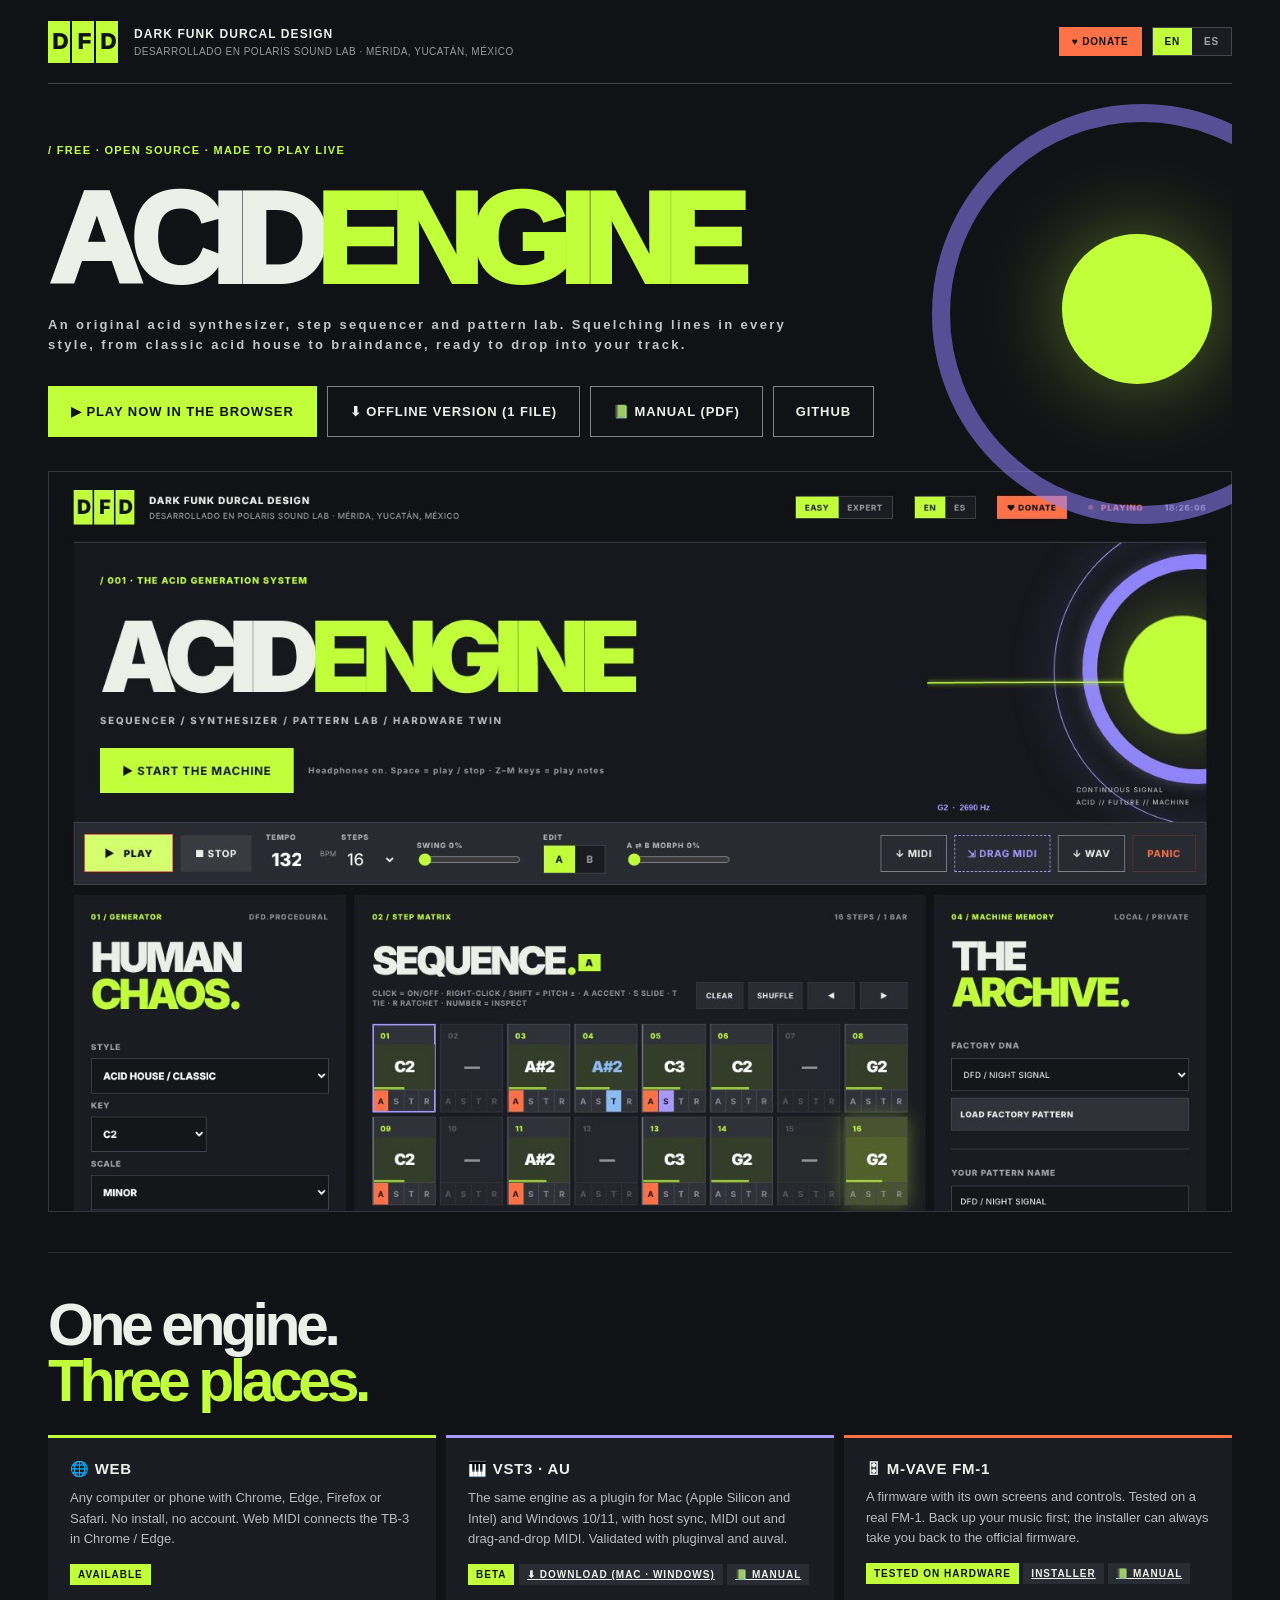
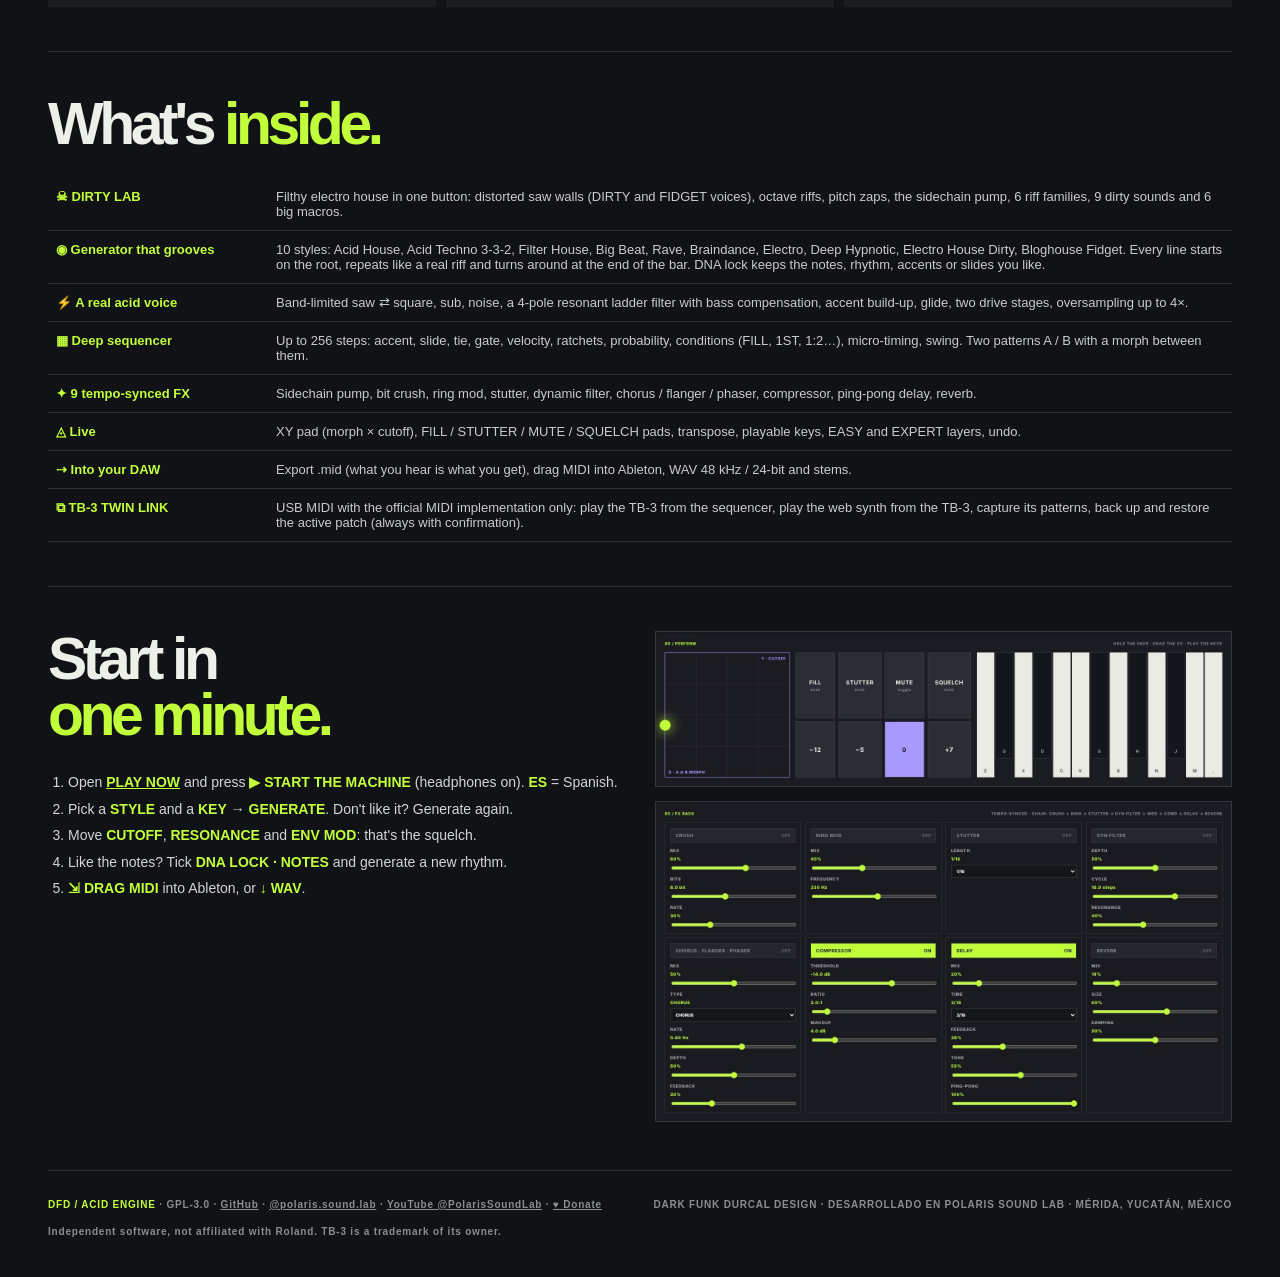
<file: index.html>
<!doctype html><html lang="en"><head><meta charset="utf-8"><meta name="viewport" content="width=device-width,initial-scale=1"><meta name="theme-color" content="#111216">
<title>DFD / ACID ENGINE · Free acid synth, sequencer and pattern lab</title>
<meta name="description" content="Free, open source acid synthesizer and sequencer: in the browser, as a VST3 / AU plugin, and for the M-VAVE FM-1. Dark Funk Durcal Design · Polaris Sound Lab, Mérida.">
<link rel="icon" href="data:image/svg+xml,%3Csvg xmlns='http://www.w3.org/2000/svg' viewBox='0 0 32 32'%3E%3Crect width='32' height='32' fill='%23111216'/%3E%3Crect x='3' y='9' width='26' height='14' fill='%23c1ff3a'/%3E%3Ctext x='16' y='20' font-family='Helvetica' font-weight='900' font-size='10' text-anchor='middle' fill='%23111216'%3EDFD%3C/text%3E%3C/svg%3E">
<style>
:root{--ink:#111216;--carbon:#1b1c22;--line:#34363e;--copy:#edf0e9;--muted:#96999c;--acid:#c1ff3a;--orange:#ff7147;--violet:#a799ff;--blue:#8cbcf5;--helv:'Helvetica Neue',Helvetica,Arial,sans-serif}
*{box-sizing:border-box}body{margin:0;background:var(--ink);color:var(--copy);font-family:var(--helv);-webkit-font-smoothing:antialiased}a{color:inherit}
.site{max-width:1240px;margin:auto;padding:0 28px}
.mast{display:flex;justify-content:space-between;align-items:center;gap:16px;min-height:84px;border-bottom:1px solid #43444c;flex-wrap:wrap}
.identity{display:flex;align-items:center;gap:14px}.mark{display:grid;grid-template-columns:repeat(3,1fr);width:72px;font-weight:950;font-size:22px;letter-spacing:-.09em}.mark span{background:var(--acid);color:var(--ink);padding:8px 4px;text-align:center;border-right:2px solid var(--ink)}
.id{font-size:12px;font-weight:850;letter-spacing:.09em}.id small{display:block;margin-top:5px;font-weight:500;font-size:10px;color:var(--muted);letter-spacing:.05em}
.right{display:flex;gap:10px;align-items:center}.seg{display:inline-flex;border:1px solid #44464c}.seg button{border:0;background:#1b1c22;color:#a2a3aa;padding:8px 12px;font:800 10px var(--helv);letter-spacing:.08em;cursor:pointer}.seg button.on{background:var(--acid);color:var(--ink)}
.donate{background:var(--orange);color:var(--ink);text-decoration:none;padding:9px 13px;font-weight:850;font-size:10px;letter-spacing:.08em}
.hero{padding:56px 0 40px;border-bottom:1px solid #2c2e35;position:relative;overflow:hidden}
.eyebrow{color:var(--acid);font-size:11px;font-weight:800;letter-spacing:.12em}
h1{font-size:clamp(58px,10vw,150px);letter-spacing:-.09em;font-weight:920;line-height:.88;margin:26px 0 18px}h1 span{color:var(--acid)}
.tag{font-size:13px;letter-spacing:.18em;font-weight:720;color:#c2c3c7;max-width:760px;line-height:1.6}
.ctas{display:flex;flex-wrap:wrap;gap:10px;margin-top:30px}.btn{display:inline-block;text-decoration:none;padding:17px 22px;font-weight:850;font-size:13px;letter-spacing:.07em;border:1px solid #7d8289}
.btn.main{background:var(--acid);color:var(--ink);border-color:var(--acid)}.btn:hover{border-color:var(--acid);color:var(--acid)}.btn.main:hover{color:var(--ink);background:#d4ff6e}
.orb{position:absolute;right:-120px;top:20px;width:420px;height:420px;border-radius:50%;border:18px solid #8f82fe;opacity:.55;pointer-events:none}.orb2{position:absolute;right:20px;top:150px;width:150px;height:150px;border-radius:50%;background:var(--acid);box-shadow:0 0 90px #c1ff3a66;pointer-events:none}
.shot{display:block;width:100%;border:1px solid #34363e;margin:34px 0 0}
section{padding:44px 0;border-bottom:1px solid #2c2e35}h2{font-size:clamp(34px,4.6vw,62px);letter-spacing:-.075em;font-weight:900;line-height:.95;margin:0 0 26px}h2 em{font-style:normal;color:var(--acid)}
.grid{display:grid;grid-template-columns:repeat(3,minmax(0,1fr));gap:10px}.card{background:var(--carbon);padding:22px;border-top:3px solid var(--acid)}.card.v{border-color:var(--violet)}.card.o{border-color:var(--orange)}
.card h3{margin:0 0 10px;font-size:15px;letter-spacing:.05em}.card p{margin:0;color:#b9bbc0;font-size:13px;line-height:1.6}.status{display:inline-block;margin-top:14px;font-size:10px;font-weight:850;letter-spacing:.1em;padding:5px 8px;background:#2a2c33}.status.ok{background:var(--acid);color:var(--ink)}
ol{margin:0;padding-left:20px;line-height:1.9;color:#d3d5d9;font-size:14px}ol b{color:var(--acid)}
.two{display:grid;grid-template-columns:1fr 1fr;gap:30px;align-items:start}.two img{width:100%;border:1px solid #34363e}
table{width:100%;border-collapse:collapse;font-size:13px}td{padding:11px 8px;border-bottom:1px solid #2c2e35;vertical-align:top;color:#c9cbcf}td:first-child{color:var(--acid);font-weight:800;white-space:nowrap;width:220px}
footer{display:flex;justify-content:space-between;gap:16px;flex-wrap:wrap;padding:28px 0 40px;font-size:10px;font-weight:760;letter-spacing:.08em;color:#8a8d93}footer b{color:var(--acid)}
@media(max-width:860px){.grid,.two{grid-template-columns:1fr}.orb,.orb2{display:none}td:first-child{width:auto;white-space:normal}}
</style></head><body><div class="site">
<header class="mast"><div class="identity"><div class="mark"><span>D</span><span>F</span><span>D</span></div><div class="id">DARK FUNK DURCAL DESIGN<small>DESARROLLADO EN POLARIS SOUND LAB · MÉRIDA, YUCATÁN, MÉXICO</small></div></div>
<div class="right"><a class="donate" href="https://www.paypal.com/donate/?business=drophlex%40gmail.com&amp;currency_code=MXN" target="_blank" rel="noopener" data-en="♥ DONATE" data-es="♥ DONAR">♥ DONATE</a><div class="seg"><button id="en" class="on">EN</button><button id="es">ES</button></div></div></header>

<div class="hero"><div class="orb"></div><div class="orb2"></div>
<span class="eyebrow" data-en="/ FREE · OPEN SOURCE · MADE TO PLAY LIVE" data-es="/ GRATIS · CÓDIGO ABIERTO · HECHO PARA TOCAR EN VIVO">/ FREE · OPEN SOURCE · MADE TO PLAY LIVE</span>
<h1>ACID<span>ENGINE</span></h1>
<p class="tag" data-en="An original acid synthesizer, step sequencer and pattern lab. Squelching lines in every style, from classic acid house to braindance, ready to drop into your track." data-es="Un sintetizador acid original, secuenciador por pasos y laboratorio de patrones. Líneas ácidas en todos los estilos, del acid house clásico al braindance, listas para tu track.">An original acid synthesizer, step sequencer and pattern lab. Squelching lines in every style, from classic acid house to braindance, ready to drop into your track.</p>
<div class="ctas"><a class="btn main" href="web/" data-en="▶ PLAY NOW IN THE BROWSER" data-es="▶ TOCAR AHORA EN EL NAVEGADOR">▶ PLAY NOW IN THE BROWSER</a><a class="btn" href="DFD_ACID_ENGINE_OFFLINE.html" download data-en="⬇ OFFLINE VERSION (1 FILE)" data-es="⬇ VERSIÓN SIN INTERNET (1 ARCHIVO)">⬇ OFFLINE VERSION (1 FILE)</a><a class="btn" href="manual/DFD-ACID-ENGINE-Web-Manual-EN.pdf" data-en="📗 MANUAL (PDF)" data-es="📕 MANUAL (PDF)" id="manBtn">📗 MANUAL (PDF)</a><a class="btn" href="https://github.com/drophlex/DFD-ACID-ENGINE">GITHUB</a></div>
<a href="web/"><img class="shot" src="docs/images/w_web_easy.jpg" alt="DFD ACID ENGINE in the browser"></a></div>

<section><h2 data-en="One engine.<br><em>Three places.</em>" data-es="Un motor.<br><em>Tres lugares.</em>">One engine.<br><em>Three places.</em></h2>
<div class="grid">
<div class="card"><h3 data-en="🌐 WEB" data-es="🌐 WEB">🌐 WEB</h3><p data-en="Any computer or phone with Chrome, Edge, Firefox or Safari. No install, no account. Web MIDI connects the TB-3 in Chrome / Edge." data-es="Cualquier computadora o teléfono con Chrome, Edge, Firefox o Safari. Sin instalar, sin cuenta. Web MIDI conecta la TB-3 en Chrome / Edge.">Any computer or phone with Chrome, Edge, Firefox or Safari. No install, no account. Web MIDI connects the TB-3 in Chrome / Edge.</p><span class="status ok" data-en="AVAILABLE" data-es="DISPONIBLE">AVAILABLE</span></div>
<div class="card v"><h3>🎹 VST3 · AU</h3><p data-en="The same engine as a plugin for Mac (Apple Silicon and Intel) and Windows 10/11, with host sync, MIDI out and drag-and-drop MIDI. Validated with pluginval and auval." data-es="El mismo motor como plugin para Mac (Apple Silicon e Intel) y Windows 10/11, con sincronía al DAW, salida MIDI y MIDI de arrastrar y soltar. Validado con pluginval y auval.">The same engine as a plugin for Mac (Apple Silicon and Intel) and Windows 10/11, with host sync, MIDI out and drag-and-drop MIDI. Validated with pluginval and auval.</p><span class="status ok">BETA</span> <a class="status" href="https://github.com/drophlex/DFD-ACID-ENGINE/releases" data-en="⬇ DOWNLOAD (MAC · WINDOWS)" data-es="⬇ DESCARGAR (MAC · WINDOWS)">⬇ DOWNLOAD (MAC · WINDOWS)</a> <a class="status" href="manual/DFD-ACID-ENGINE-Plugin-Manual-EN.pdf" data-en="📗 MANUAL" data-es="📕 MANUAL">📗 MANUAL</a></div>
<div class="card o"><h3>🎛 M-VAVE FM-1</h3><p data-en="A firmware with its own screens and controls. Tested on a real FM-1. Back up your music first; the installer can always take you back to the official firmware." data-es="Un firmware con pantallas y controles propios. Probado en un FM-1 real. Respalda tu música primero; el instalador siempre puede regresarte al firmware oficial.">A firmware with its own screens and controls. Tested on a real FM-1. Back up your music first; the installer can always take you back to the official firmware.</p><span class="status ok" data-en="TESTED ON HARDWARE" data-es="PROBADO EN HARDWARE">TESTED ON HARDWARE</span> <a class="status" href="fm1/install/" data-en="INSTALLER" data-es="INSTALADOR">INSTALLER</a> <a class="status" href="manual/DFD-ACID-ENGINE-FM1-Manual-EN.pdf">📗 MANUAL</a></div>
</div></section>

<section><h2 data-en="What's <em>inside.</em>" data-es="Qué hay <em>adentro.</em>">What's <em>inside.</em></h2><table>
<tr><td data-en="☠ DIRTY LAB" data-es="☠ DIRTY LAB">☠ DIRTY LAB</td><td data-en="Filthy electro house in one button: distorted saw walls (DIRTY and FIDGET voices), octave riffs, pitch zaps, the sidechain pump, 6 riff families, 9 dirty sounds and 6 big macros." data-es="Electro house sucio en un botón: muros de sierras distorsionadas (voces DIRTY y FIDGET), riffs en octavas, zaps de tono, el bombeo de sidechain, 6 familias de riffs, 9 sonidos sucios y 6 macros grandes.">Filthy electro house in one button: distorted saw walls (DIRTY and FIDGET voices), octave riffs, pitch zaps, the sidechain pump, 6 riff families, 9 dirty sounds and 6 big macros.</td></tr>
<tr><td data-en="◉ Generator that grooves" data-es="◉ Generador con groove">◉ Generator that grooves</td><td data-en="10 styles: Acid House, Acid Techno 3-3-2, Filter House, Big Beat, Rave, Braindance, Electro, Deep Hypnotic, Electro House Dirty, Bloghouse Fidget. Every line starts on the root, repeats like a real riff and turns around at the end of the bar. DNA lock keeps the notes, rhythm, accents or slides you like." data-es="10 estilos: Acid House, Acid Techno 3-3-2, Filter House, Big Beat, Rave, Braindance, Electro, Deep Hypnotic, Electro House Dirty, Bloghouse Fidget. Cada línea empieza en la tónica, se repite como un riff real y da la vuelta al final del compás. El bloqueo de ADN conserva las notas, el ritmo, los acentos o los slides que te gustan.">10 styles: Acid House, Acid Techno 3-3-2, Filter House, Big Beat, Rave, Braindance, Electro, Deep Hypnotic, Electro House Dirty, Bloghouse Fidget. Every line starts on the root, repeats like a real riff and turns around at the end of the bar. DNA lock keeps the notes, rhythm, accents or slides you like.</td></tr>
<tr><td data-en="⚡ A real acid voice" data-es="⚡ Una voz acid de verdad">⚡ A real acid voice</td><td data-en="Band-limited saw ⇄ square, sub, noise, a 4-pole resonant ladder filter with bass compensation, accent build-up, glide, two drive stages, oversampling up to 4×." data-es="Sierra ⇄ cuadrada sin aliasing, sub, ruido, un filtro ladder resonante de 4 polos con compensación de graves, acentos que se acumulan, glide, dos etapas de distorsión y sobremuestreo hasta 4×.">Band-limited saw ⇄ square, sub, noise, a 4-pole resonant ladder filter with bass compensation, accent build-up, glide, two drive stages, oversampling up to 4×.</td></tr>
<tr><td data-en="▦ Deep sequencer" data-es="▦ Secuenciador profundo">▦ Deep sequencer</td><td data-en="Up to 256 steps: accent, slide, tie, gate, velocity, ratchets, probability, conditions (FILL, 1ST, 1:2…), micro-timing, swing. Two patterns A / B with a morph between them." data-es="Hasta 256 pasos: acento, slide, ligadura, gate, velocidad, ratchets, probabilidad, condiciones (FILL, 1ST, 1:2…), micro-timing, swing. Dos patrones A / B con morph entre ellos.">Up to 256 steps: accent, slide, tie, gate, velocity, ratchets, probability, conditions (FILL, 1ST, 1:2…), micro-timing, swing. Two patterns A / B with a morph between them.</td></tr>
<tr><td data-en="✦ 9 tempo-synced FX" data-es="✦ 9 efectos sincronizados">✦ 9 tempo-synced FX</td><td data-en="Sidechain pump, bit crush, ring mod, stutter, dynamic filter, chorus / flanger / phaser, compressor, ping-pong delay, reverb." data-es="Bombeo de sidechain, bit crush, ring mod, stutter, filtro dinámico, chorus / flanger / phaser, compresor, delay ping-pong, reverb.">Sidechain pump, bit crush, ring mod, stutter, dynamic filter, chorus / flanger / phaser, compressor, ping-pong delay, reverb.</td></tr>
<tr><td data-en="◬ Live" data-es="◬ En vivo">◬ Live</td><td data-en="XY pad (morph × cutoff), FILL / STUTTER / MUTE / SQUELCH pads, transpose, playable keys, EASY and EXPERT layers, undo." data-es="Pad XY (morph × corte), pads FILL / STUTTER / MUTE / SQUELCH, transposición, teclas para tocar, capas FÁCIL y EXPERTO, deshacer.">XY pad (morph × cutoff), FILL / STUTTER / MUTE / SQUELCH pads, transpose, playable keys, EASY and EXPERT layers, undo.</td></tr>
<tr><td data-en="⇢ Into your DAW" data-es="⇢ A tu DAW">⇢ Into your DAW</td><td data-en="Export .mid (what you hear is what you get), drag MIDI into Ableton, WAV 48 kHz / 24-bit and stems." data-es="Exporta .mid (lo que oyes es lo que obtienes), arrastra el MIDI a Ableton, WAV 48 kHz / 24 bits y stems.">Export .mid (what you hear is what you get), drag MIDI into Ableton, WAV 48 kHz / 24-bit and stems.</td></tr>
<tr><td>⧉ TB-3 TWIN LINK</td><td data-en="USB MIDI with the official MIDI implementation only: play the TB-3 from the sequencer, play the web synth from the TB-3, capture its patterns, back up and restore the active patch (always with confirmation)." data-es="USB MIDI solo con la implementación MIDI oficial: toca la TB-3 desde el secuenciador, toca el sinte web desde la TB-3, captura sus patrones, respalda y restaura el patch activo (siempre con confirmación).">USB MIDI with the official MIDI implementation only: play the TB-3 from the sequencer, play the web synth from the TB-3, capture its patterns, back up and restore the active patch (always with confirmation).</td></tr>
</table></section>

<section><div class="two"><div><h2 data-en="Start in<br><em>one minute.</em>" data-es="Empieza en<br><em>un minuto.</em>">Start in<br><em>one minute.</em></h2>
<ol data-en="<li>Open <b><a href='web/'>PLAY NOW</a></b> and press <b>▶ START THE MACHINE</b> (headphones on). <b>ES</b> = Spanish.</li><li>Pick a <b>STYLE</b> and a <b>KEY</b> → <b>GENERATE</b>. Don't like it? Generate again.</li><li>Move <b>CUTOFF</b>, <b>RESONANCE</b> and <b>ENV MOD</b>: that's the squelch.</li><li>Like the notes? Tick <b>DNA LOCK · NOTES</b> and generate a new rhythm.</li><li><b>⇲ DRAG MIDI</b> into Ableton, or <b>↓ WAV</b>.</li></ol>" data-es="<li>Abre <b><a href='web/'>TOCAR AHORA</a></b> y presiona <b>▶ ENCENDER LA MÁQUINA</b> (con audífonos). <b>ES</b> = español.</li><li>Elige un <b>ESTILO</b> y un <b>TONO</b> → <b>GENERAR</b>. ¿No te gusta? Genera otra vez.</li><li>Mueve <b>CORTE</b>, <b>RESONANCIA</b> y <b>ENV MOD</b>: ese es el squelch.</li><li>¿Te gustan las notas? Marca <b>BLOQUEO DE ADN · NOTAS</b> y genera un ritmo nuevo.</li><li><b>⇲ ARRASTRA MIDI</b> a Ableton, o <b>↓ WAV</b>.</li></ol>"><li>Open <b><a href="web/">PLAY NOW</a></b> and press <b>▶ START THE MACHINE</b> (headphones on). <b>ES</b> = Spanish.</li><li>Pick a <b>STYLE</b> and a <b>KEY</b> → <b>GENERATE</b>. Don't like it? Generate again.</li><li>Move <b>CUTOFF</b>, <b>RESONANCE</b> and <b>ENV MOD</b>: that's the squelch.</li><li>Like the notes? Tick <b>DNA LOCK · NOTES</b> and generate a new rhythm.</li><li><b>⇲ DRAG MIDI</b> into Ableton, or <b>↓ WAV</b>.</li></ol></div>
<div><img src="docs/images/w_web_perform.jpg" alt="Perform"><img src="docs/images/w_web_fx.jpg" alt="FX rack" style="margin-top:10px"></div></div></section>

<footer><div><b>DFD / ACID ENGINE</b> · GPL-3.0 · <a href="https://github.com/drophlex/DFD-ACID-ENGINE">GitHub</a> · <a href="https://www.instagram.com/polaris.sound.lab/">@polaris.sound.lab</a> · <a href="https://www.youtube.com/@PolarisSoundLab">YouTube @PolarisSoundLab</a> · <a href="https://www.paypal.com/donate/?business=drophlex%40gmail.com&amp;currency_code=MXN" data-en="♥ Donate" data-es="♥ Donar">♥ Donate</a></div>
<div>DARK FUNK DURCAL DESIGN · DESARROLLADO EN POLARIS SOUND LAB · MÉRIDA, YUCATÁN, MÉXICO</div>
<div data-en="Independent software, not affiliated with Roland. TB-3 is a trademark of its owner." data-es="Software independiente, sin afiliación con Roland. TB-3 es marca de su dueño.">Independent software, not affiliated with Roland. TB-3 is a trademark of its owner.</div></footer></div>
<script>
function L(l){document.getElementById('manBtn').href='manual/DFD-ACID-ENGINE-Web-Manual-'+(l==='es'?'ES':'EN')+'.pdf';document.documentElement.lang=l;document.querySelectorAll('[data-en]').forEach(e=>e.innerHTML=e.dataset[l]||e.dataset.en);document.getElementById('en').classList.toggle('on',l==='en');document.getElementById('es').classList.toggle('on',l==='es');try{localStorage.setItem('dfd-acid-lang',l)}catch(e){}}
document.getElementById('en').onclick=()=>L('en');document.getElementById('es').onclick=()=>L('es');
try{if(localStorage.getItem('dfd-acid-lang')==='es')L('es')}catch(e){}
</script></body></html>
</file>
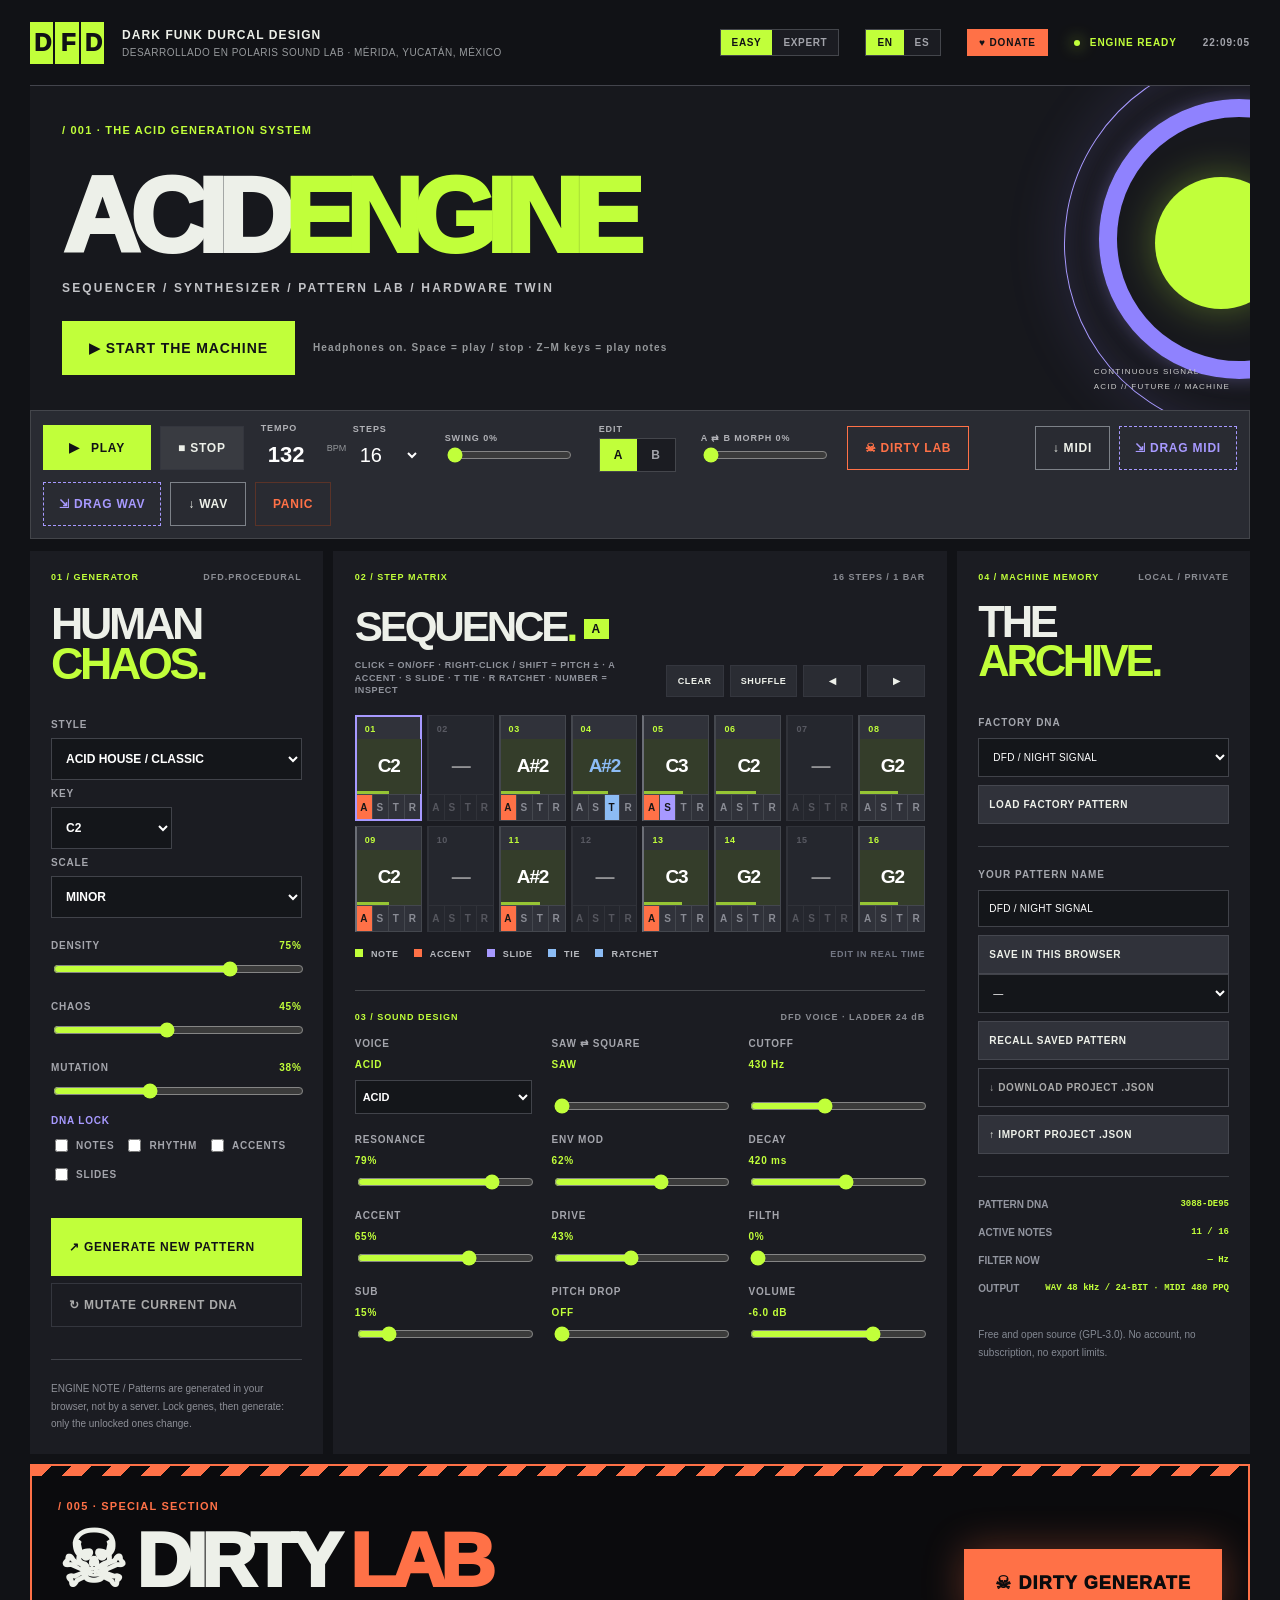
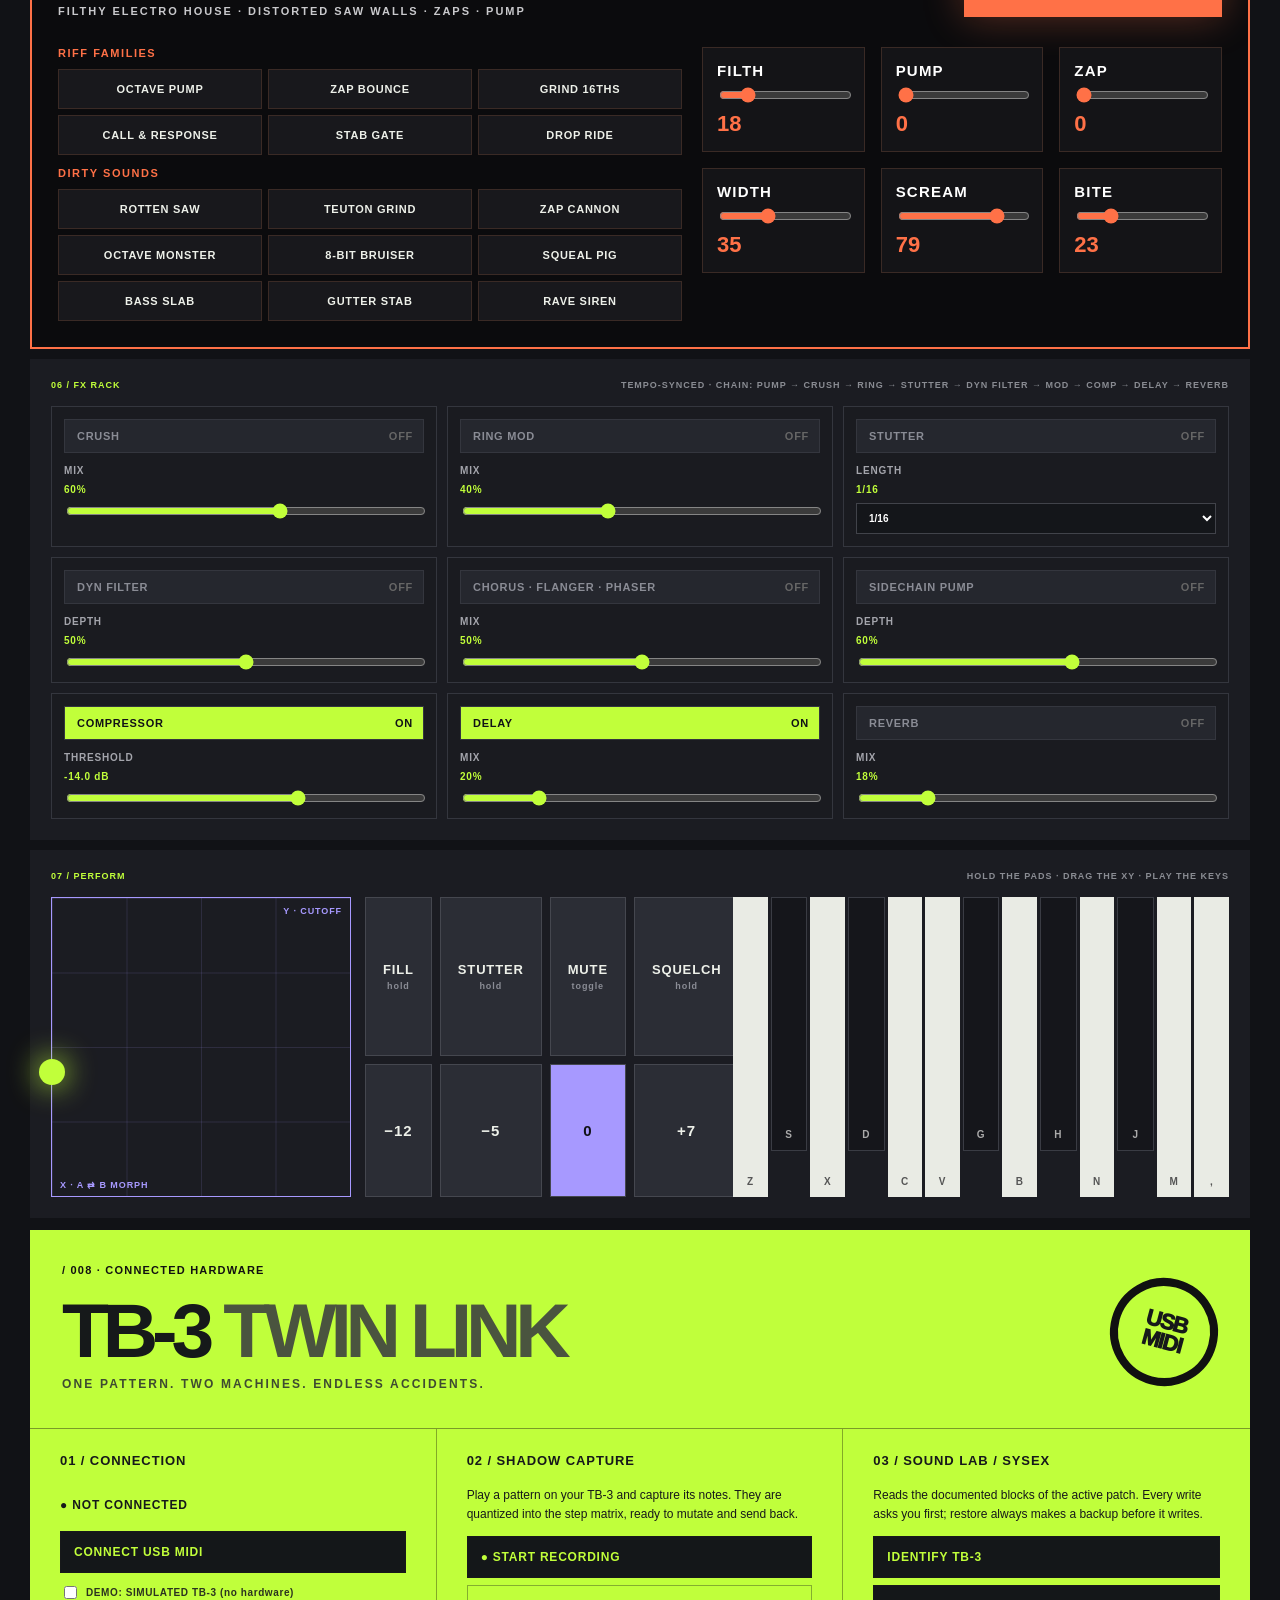
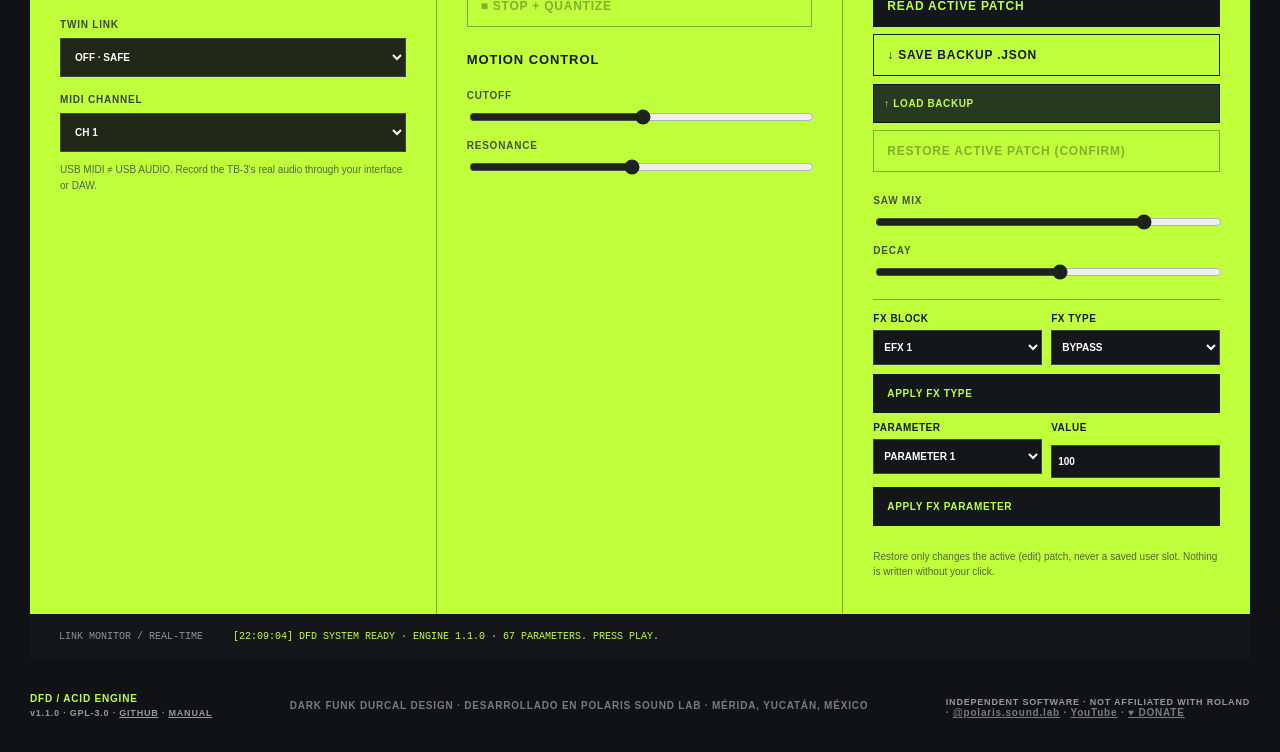
<file: web/index.html>
<!doctype html><html lang="en"><head><meta charset="utf-8"><meta name="viewport" content="width=device-width,initial-scale=1"><meta name="theme-color" content="#111216">
<title>DFD / ACID ENGINE · Polaris Sound Lab</title>
<meta name="description" content="Free, open source acid synthesizer, sequencer and pattern lab in the browser. Original engine by Dark Funk Durcal Design, developed at Polaris Sound Lab, Mérida.">
<link rel="icon" href="data:image/svg+xml,%3Csvg xmlns='http://www.w3.org/2000/svg' viewBox='0 0 32 32'%3E%3Crect width='32' height='32' fill='%23111216'/%3E%3Crect x='3' y='9' width='26' height='14' fill='%23c1ff3a'/%3E%3Ctext x='16' y='20' font-family='Helvetica' font-weight='900' font-size='10' text-anchor='middle' fill='%23111216'%3EDFD%3C/text%3E%3C/svg%3E">
<link rel="stylesheet" href="styles.css"></head>
<body class="easy">
<div class="site">
<header class="mast"><div class="identity"><div class="mark"><span>D</span><span>F</span><span>D</span></div><div class="id-copy">DARK FUNK DURCAL DESIGN<small>DESARROLLADO EN POLARIS SOUND LAB · MÉRIDA, YUCATÁN, MÉXICO</small></div></div>
<div class="mast-right"><div class="seg" role="group" aria-label="Layer"><button id="layerEasy" class="on" data-i18n="easy">EASY</button><button id="layerExpert" data-i18n="expert">EXPERT</button></div><div class="seg" role="group" aria-label="Language"><button id="langEN" class="on">EN</button><button id="langES">ES</button></div><a class="donate" href="https://www.paypal.com/donate/?business=drophlex%40gmail.com&amp;currency_code=MXN" target="_blank" rel="noopener" data-i18n="donate">♥ DONATE</a><span class="online" id="engineState"><i></i> <b data-i18n="engineIdle">ENGINE READY</b></span><span id="clock">00:00:00</span></div></header>

<section class="hero"><div class="hero-main"><span class="eyebrow" data-i18n="eyebrow">/ 001 · THE ACID GENERATION SYSTEM</span><h1>ACID<span>ENGINE</span></h1><p data-i18n="tagline">SEQUENCER / SYNTHESIZER / PATTERN LAB / HARDWARE TWIN</p>
<div class="hero-start"><button id="heroPlay" class="primary big" data-i18n="heroPlay">▶ START THE MACHINE</button><span class="hero-hint" data-i18n="heroHint">Headphones on. Space = play / stop · Z–M keys = play notes</span></div></div>
<div class="hero-art" aria-hidden="true"><div class="orbit orbit-a"></div><div class="orbit orbit-b"></div><div class="orbit orbit-c" id="orbC"></div><canvas id="scope" width="620" height="624"></canvas><span class="render-label">CONTINUOUS SIGNAL<br>ACID // FUTURE // MACHINE</span></div></section>

<div class="toolbar"><button id="play" class="play primary"><span class="play-icon">▶</span> <b data-i18n="play">PLAY</b></button><button id="stop" class="stop" data-i18n="stop">■ STOP</button>
<div class="tool-field bpm"><label for="bpm" data-i18n="tempo">TEMPO</label><input id="bpm" type="number" min="30" max="300" value="132"><small>BPM</small></div>
<div class="tool-field"><label for="length" data-i18n="steps">STEPS</label><select id="length"><option>8</option><option selected>16</option><option>24</option><option>32</option><option>48</option><option>64</option><option>128</option><option>256</option></select></div>
<div class="tool-field"><label for="swing"><span data-i18n="swing">SWING</span> <output id="swingOut">0%</output></label><input id="swing" type="range" min="0" max="75" value="0"></div>
<div class="tool-field ab"><label data-i18n="editing">EDIT</label><div class="seg"><button id="editA" class="on">A</button><button id="editB">B</button></div></div>
<div class="tool-field"><label for="morph"><span>A ⇄ B MORPH</span> <output id="morphOut">0%</output></label><input id="morph" type="range" min="0" max="100" value="0"></div>
<div class="tool-field x-only"><label for="quality" data-i18n="quality">QUALITY</label><select id="quality"><option value="0">ECO 1×</option><option value="1" selected>HQ 2×</option><option value="2">ULTRA 4×</option></select></div>
<button id="goLab" class="outline lab-jump">☠ DIRTY LAB</button><span class="toolbar-spacer"></span>
<button id="exportMidi" class="outline" data-i18n="exportMidi">↓ MIDI</button><span id="dragMidi" class="outline drag" draggable="true" title="Drag into Ableton / your DAW" data-i18n="dragMidi">⇲ DRAG MIDI</span><button id="dragWav" class="outline drag" title="Drag the loop as audio into Ableton / your DAW" data-i18n="dragWav">⇲ DRAG WAV</button><button id="exportWav" class="outline" data-i18n="exportWav">↓ WAV</button><button id="exportStems" class="outline x-only" data-i18n="exportStems">↓ STEMS</button><button id="panic" class="outline warn" data-i18n="panic">PANIC</button></div>

<main class="workbench"><aside class="panel generator"><div class="section-heading"><span data-i18n="genHead">01 / GENERATOR</span><span>DFD.PROCEDURAL</span></div><h2 data-i18n-html="genTitle">HUMAN<br><em>CHAOS.</em></h2>
<div class="generator-fields"><label><span data-i18n="archetype">STYLE</span><select id="mode"></select></label><label><span data-i18n="key">KEY</span><select id="root"><option value="24">C1</option><option value="29">F1</option><option value="31">G1</option><option value="33">A1</option><option value="34">A#1</option><option value="36" selected>C2</option><option value="38">D2</option><option value="41">F2</option><option value="43">G2</option><option value="48">C3</option></select></label><label><span data-i18n="scale">SCALE</span><select id="scale"><option value="minor">MINOR</option><option value="phrygian">PHRYGIAN</option><option value="dorian">DORIAN</option><option value="harmonic">HARMONIC MINOR</option><option value="blues">BLUES</option><option value="pentatonic">PENTATONIC</option><option value="locrian">LOCRIAN</option><option value="chromatic">CHROMATIC</option></select></label></div>
<div class="ratio"><label for="density"><span data-i18n="density">DENSITY</span> <output id="densityOut">75%</output></label><input id="density" type="range" min="10" max="100" value="75"></div>
<div class="ratio"><label for="chaos"><span data-i18n="chaos">CHAOS</span> <output id="chaosOut">45%</output></label><input id="chaos" type="range" min="0" max="100" value="45"></div>
<div class="ratio"><label for="mutation"><span data-i18n="mutation">MUTATION</span> <output id="mutationOut">38%</output></label><input id="mutation" type="range" min="0" max="100" value="38"></div>
<div class="x-only gen-expert">
<div class="ratio"><label for="gProb"><span data-i18n="gProb">PROBABILITY</span> <output id="gProbOut">0%</output></label><input id="gProb" type="range" min="0" max="100" value="0"></div>
<div class="ratio"><label for="gCond"><span data-i18n="gCond">CONDITIONS</span> <output id="gCondOut">0%</output></label><input id="gCond" type="range" min="0" max="100" value="0"></div>
<div class="ratio"><label for="gGate"><span data-i18n="gGate">GATE VARIATION</span> <output id="gGateOut">30%</output></label><input id="gGate" type="range" min="0" max="100" value="30"></div>
<div class="generator-fields two"><label><span data-i18n="poly">POLYRHYTHM</span><select id="poly"><option value="0">OFF</option><option value="1">3 : 16</option><option value="2">5 : 16</option><option value="3">7 : 16</option></select></label><label><span data-i18n="transpose">TRANSPOSE</span><input id="gTrans" type="number" min="-12" max="12" value="0"></label></div>
<label class="seedrow"><span>SEED</span><input id="seed" type="number" min="0" max="999999" value="617"><button id="dice" class="mini" title="New seed">⚄</button></label>
</div>
<div class="lockrow"><span data-i18n="dnaLock">DNA LOCK</span><label><input type="checkbox" id="lockNotes"> <b data-i18n="lNotes">NOTES</b></label><label><input type="checkbox" id="lockRhythm"> <b data-i18n="lRhythm">RHYTHM</b></label><label><input type="checkbox" id="lockAcc"> <b data-i18n="lAcc">ACCENTS</b></label><label><input type="checkbox" id="lockSlide"> <b data-i18n="lSlide">SLIDES</b></label></div>
<button id="generate" class="generate" data-i18n="generate">↗ GENERATE NEW PATTERN</button><button id="mutate" class="subtle" data-i18n="mutate">↻ MUTATE CURRENT DNA</button><button id="copyAB" class="subtle x-only" data-i18n="copyAB">⇉ COPY A → B</button>
<div class="generator-tip" data-i18n="genTip">ENGINE NOTE / Patterns are generated in your browser, not by a server. Lock genes, then generate: only the unlocked ones change.</div></aside>

<section class="panel sequence"><div class="section-heading"><span data-i18n="seqHead">02 / STEP MATRIX</span><span id="stepInfo">16 STEPS / 1 BAR</span></div>
<div class="sequence-header"><div><h2><span data-i18n="sequence">SEQUENCE</span><span class="green-dot">.</span> <small id="abTag" class="abtag">A</small></h2><p data-i18n="seqHelp">CLICK = ON/OFF · RIGHT-CLICK / SHIFT = PITCH ± · A ACCENT · S SLIDE · T TIE · R RATCHET · NUMBER = INSPECT</p></div><div class="seq-right"><button id="clear" class="mini" data-i18n="clear">CLEAR</button><button id="randomize" class="mini" data-i18n="shuffle">SHUFFLE</button><button id="shiftL" class="mini" title="Rotate left">◀</button><button id="shiftR" class="mini" title="Rotate right">▶</button></div></div>
<div id="grid" class="step-grid" aria-label="Step sequencer"></div>
<div class="grid-legend"><span><i class="legend-note"></i> NOTE</span><span><i class="legend-accent"></i> ACCENT</span><span><i class="legend-slide"></i> SLIDE</span><span><i class="legend-tie"></i> TIE</span><span><i class="legend-ratchet"></i> RATCHET</span><span class="hint" id="stepHint">EDIT IN REAL TIME</span></div>
<div class="inspector x-only" id="inspector"><div class="section-heading"><span data-i18n="inspHead">STEP INSPECTOR</span><span id="inspStep">STEP 01</span></div><div class="insp-grid">
<label>NOTE <output id="iNoteOut">C2</output><input id="iNote" type="range" min="24" max="96" value="36"></label>
<label>GATE <output id="iGateOut">55%</output><input id="iGate" type="range" min="5" max="100" value="55"></label>
<label>VELOCITY <output id="iVelOut">100</output><input id="iVel" type="range" min="1" max="127" value="100"></label>
<label><span data-i18n="prob">PROBABILITY</span> <output id="iProbOut">100%</output><input id="iProb" type="range" min="0" max="100" value="100"></label>
<label>MICRO <output id="iMicroOut">0%</output><input id="iMicro" type="range" min="-50" max="50" value="0"></label>
<label>RATCHET <output id="iRatOut">1</output><input id="iRat" type="range" min="1" max="8" value="1"></label>
<label><span data-i18n="cond">CONDITION</span><select id="iCond"></select></label></div></div>
<div class="sub-panel"><div class="section-heading"><span data-i18n="sndHead">03 / SOUND DESIGN</span><span>DFD VOICE · LADDER 24 dB</span></div><div class="sound-ctrl" id="soundCtrl"></div></div></section>

<aside class="panel utilities"><div class="section-heading"><span data-i18n="memHead">04 / MACHINE MEMORY</span><span>LOCAL / PRIVATE</span></div><h2 data-i18n-html="archTitle">THE<br><em>ARCHIVE.</em></h2>
<label class="block-label" for="preset" data-i18n="factory">FACTORY DNA</label><select id="preset" class="archive-select"></select><button id="loadPreset" class="slim" data-i18n="loadPreset">LOAD FACTORY PATTERN</button>
<div class="divider"></div><label class="block-label" for="customName" data-i18n="yourName">YOUR PATTERN NAME</label><input id="customName" type="text" maxlength="48" value="DFD / NEW EXPERIMENT"><button id="savePattern" class="slim" data-i18n="saveLocal">SAVE IN THIS BROWSER</button><select id="savedPatterns" class="archive-select"><option value="">—</option></select><button id="loadSaved" class="slim" data-i18n="recall">RECALL SAVED PATTERN</button><button id="exportProject" class="slim subtle" data-i18n="exportProject">↓ DOWNLOAD PROJECT .JSON</button><label class="fileImport"><span data-i18n="importProject">↑ IMPORT PROJECT .JSON</span><input id="importProject" type="file" accept="application/json,.json" hidden></label>
<div class="divider"></div><div class="metric">PATTERN DNA<code id="dna">0000-0000</code></div><div class="metric"><span data-i18n="activeNotes">ACTIVE NOTES</span><code id="activeNotes">00 / 16</code></div><div class="metric"><span data-i18n="filterNow">FILTER NOW</span><code id="fNow">— Hz</code></div><div class="metric">OUTPUT<code>WAV 48 kHz / 24-BIT · MIDI 480 PPQ</code></div><p class="small-print" data-i18n="free">Free and open source (GPL-3.0). No account, no subscription, no export limits.</p></aside></main>

<section class="dirty" id="dirtyLab"><div class="dirty-head"><div><span class="eyebrow" data-i18n="labEyebrow">/ 005 · SPECIAL SECTION</span><h2>☠ DIRTY <em>LAB</em></h2><p data-i18n="labTag">FILTHY ELECTRO HOUSE · DISTORTED SAW WALLS · ZAPS · PUMP</p></div><button id="dirtyGo" class="dirty-go" data-i18n="dirtyGo">☠ DIRTY GENERATE</button></div>
<div class="dirty-body"><div class="dirty-col"><h3 data-i18n="labRiffs">RIFF FAMILIES</h3><div class="dirty-btns" id="dirtyRiffs"></div><h3 data-i18n="labSounds">DIRTY SOUNDS</h3><div class="dirty-btns" id="dirtySounds"></div></div>
<div class="dirty-col macros" id="dirtyMacros"></div></div></section>
<section class="panel fxrack"><div class="section-heading"><span data-i18n="fxHead">06 / FX RACK</span><span data-i18n="fxSub">TEMPO-SYNCED · CHAIN: PUMP → CRUSH → RING → STUTTER → DYN FILTER → MOD → COMP → DELAY → REVERB</span></div><div id="fxCards" class="fx-cards"></div></section>

<section class="panel perform"><div class="section-heading"><span data-i18n="perfHead">07 / PERFORM</span><span data-i18n="perfSub">HOLD THE PADS · DRAG THE XY · PLAY THE KEYS</span></div>
<div class="perf-body"><div class="xy" id="xy"><div class="xy-dot" id="xyDot"></div><span class="xy-x">X · A ⇄ B MORPH</span><span class="xy-y">Y · CUTOFF</span></div>
<div class="pads"><button class="pad" data-pad="fill" data-i18n="padFill">FILL<small>hold</small></button><button class="pad" data-pad="stut" data-i18n="padStut">STUTTER<small>hold</small></button><button class="pad" data-pad="mute" data-i18n="padMute">MUTE<small>toggle</small></button><button class="pad" data-pad="acid" data-i18n="padAcid">SQUELCH<small>hold</small></button>
<button class="pad tr" data-tr="-12">−12</button><button class="pad tr" data-tr="-5">−5</button><button class="pad tr on" data-tr="0">0</button><button class="pad tr" data-tr="7">+7</button></div>
<div class="keys" id="keys"></div></div></section>

<section class="hardware"><div class="hardware-heading"><div><span class="eyebrow" data-i18n="hwEyebrow">/ 008 · CONNECTED HARDWARE</span><h2>TB-3 <em>TWIN LINK</em></h2><p data-i18n="hwTag">ONE PATTERN. TWO MACHINES. ENDLESS ACCIDENTS.</p></div><span class="tb3-circle">USB<br>MIDI</span></div>
<div class="hardware-body"><div class="hw-col"><h3 data-i18n="hwConn">01 / CONNECTION</h3><div class="hw-status" id="midiStatus">● NOT CONNECTED</div><button id="connect" class="primary" data-i18n="connect">CONNECT USB MIDI</button><label class="demo"><input type="checkbox" id="demo"> <b data-i18n="demo">DEMO: SIMULATED TB-3 (no hardware)</b></label>
<label class="hw-switch">TWIN LINK<select id="hardwareMode"><option value="off">OFF · SAFE</option><option value="virtual">VIRTUAL · TB-3 PLAYS THE WEB SYNTH</option><option value="hardware">HARDWARE · SEQUENCER → TB-3 ONLY</option><option value="twin">TWIN · WEB + TB-3</option></select></label>
<label class="hw-switch"><span data-i18n="midiCh">MIDI CHANNEL</span><select id="channel"></select></label><p class="hw-note" data-i18n="hwNote">USB MIDI ≠ USB AUDIO. Record the TB-3's real audio through your interface or DAW.</p></div>
<div class="hw-col"><h3>02 / SHADOW CAPTURE</h3><p data-i18n="capText">Play a pattern on your TB-3 and capture its notes. They are quantized into the step matrix, ready to mutate and send back.</p><button id="capture" class="hw-action" data-i18n="capStart">● START RECORDING</button><button id="captureStop" class="hw-action subtle" disabled data-i18n="capStop">■ STOP + QUANTIZE</button><h3 class="sub-h3" data-i18n="motion">MOTION CONTROL</h3><div class="hw-sliders"><label>CUTOFF <input id="hwCutoff" type="range" min="0" max="127" value="64"></label><label>RESONANCE <input id="hwResonance" type="range" min="0" max="127" value="60"></label></div></div>
<div class="hw-col"><h3>03 / SOUND LAB / SYSEX</h3><p data-i18n="sysText">Reads the documented blocks of the active patch. Every write asks you first; restore always makes a backup before it writes.</p><button id="identity" class="hw-action" data-i18n="identify">IDENTIFY TB-3</button><button id="readPatch" class="hw-action" data-i18n="readPatch">READ ACTIVE PATCH</button><button id="savePatch" class="hw-action subtle" data-i18n="savePatch">↓ SAVE BACKUP .JSON</button><label class="fileImport hardware-file"><span data-i18n="loadPatch">↑ LOAD BACKUP</span><input id="loadPatchFile" type="file" accept="application/json,.json" hidden></label><button id="restorePatch" class="hw-action subtle" disabled data-i18n="restore">RESTORE ACTIVE PATCH (CONFIRM)</button>
<div class="hw-sliders"><label>SAW MIX <input id="hwSaw" type="range" min="0" max="127" value="100"></label><label>DECAY <input id="hwDecay" type="range" min="0" max="127" value="68"></label></div>
<div class="fx-editor"><label>FX BLOCK<select id="fxBlock"><option value="efx1">EFX 1</option><option value="efx2">EFX 2</option></select></label><label>FX TYPE<select id="fxType"></select></label><button id="applyFxType" class="hw-action" data-i18n="applyType">APPLY FX TYPE</button><label><span data-i18n="param">PARAMETER</span><select id="fxParameter"></select></label><label><span data-i18n="value">VALUE</span> <output id="fxRange"></output><input id="fxValue" type="number" min="0" max="255" value="100"></label><button id="applyFxParameter" class="hw-action" data-i18n="applyParam">APPLY FX PARAMETER</button></div>
<p class="hw-note" data-i18n="restoreNote">Restore only changes the active (edit) patch, never a saved user slot. Nothing is written without your click.</p></div></div>
<div class="hardware-console"><span data-i18n="monitorL">LINK MONITOR / REAL-TIME</span><output id="monitor">DFD SYSTEM READY.</output></div></section>

<footer><div>DFD / ACID ENGINE <span>v<b id="ver">1.0.0</b> · GPL-3.0 · <a href="https://github.com/drophlex/DFD-ACID-ENGINE">GITHUB</a> · <a id="manLink" href="../manual/DFD-ACID-ENGINE-Web-Manual-EN.pdf" target="_blank">MANUAL</a></span></div><div>DARK FUNK DURCAL DESIGN · DESARROLLADO EN POLARIS SOUND LAB · MÉRIDA, YUCATÁN, MÉXICO</div><div><span data-i18n="notAff">INDEPENDENT SOFTWARE · NOT AFFILIATED WITH ROLAND</span> · <a href="https://www.instagram.com/polaris.sound.lab/">@polaris.sound.lab</a> · <a href="https://www.youtube.com/@PolarisSoundLab">YouTube</a> · <a href="https://www.paypal.com/donate/?business=drophlex%40gmail.com&amp;currency_code=MXN" data-i18n="donate">♥ DONATE</a></div></footer></div>
<script type="module" src="main.js"></script></body></html>
</file>
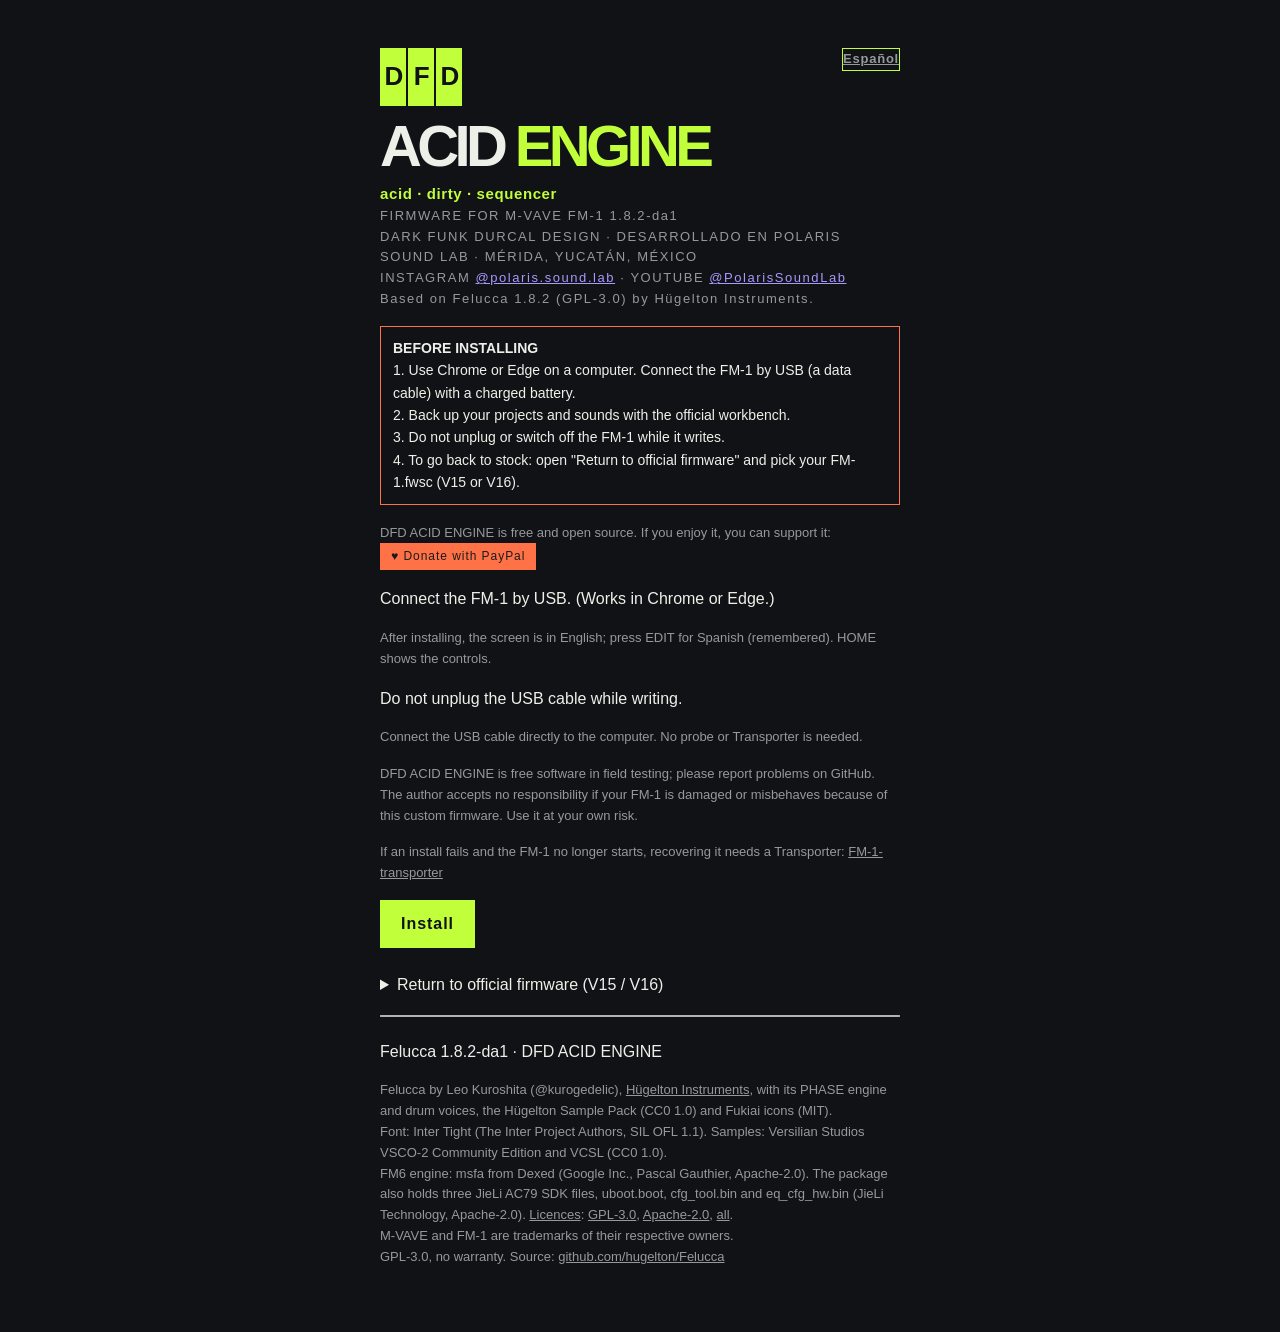
<file: fm1/firmware/index.html>
<!doctype html><meta charset="utf-8"><title>DFD ACID ENGINE · FM-1 firmware (beta)</title><meta http-equiv="refresh" content="0; url=../install/"><a href="../install/">DFD ACID ENGINE FM-1 firmware installer (beta)</a>
</file>
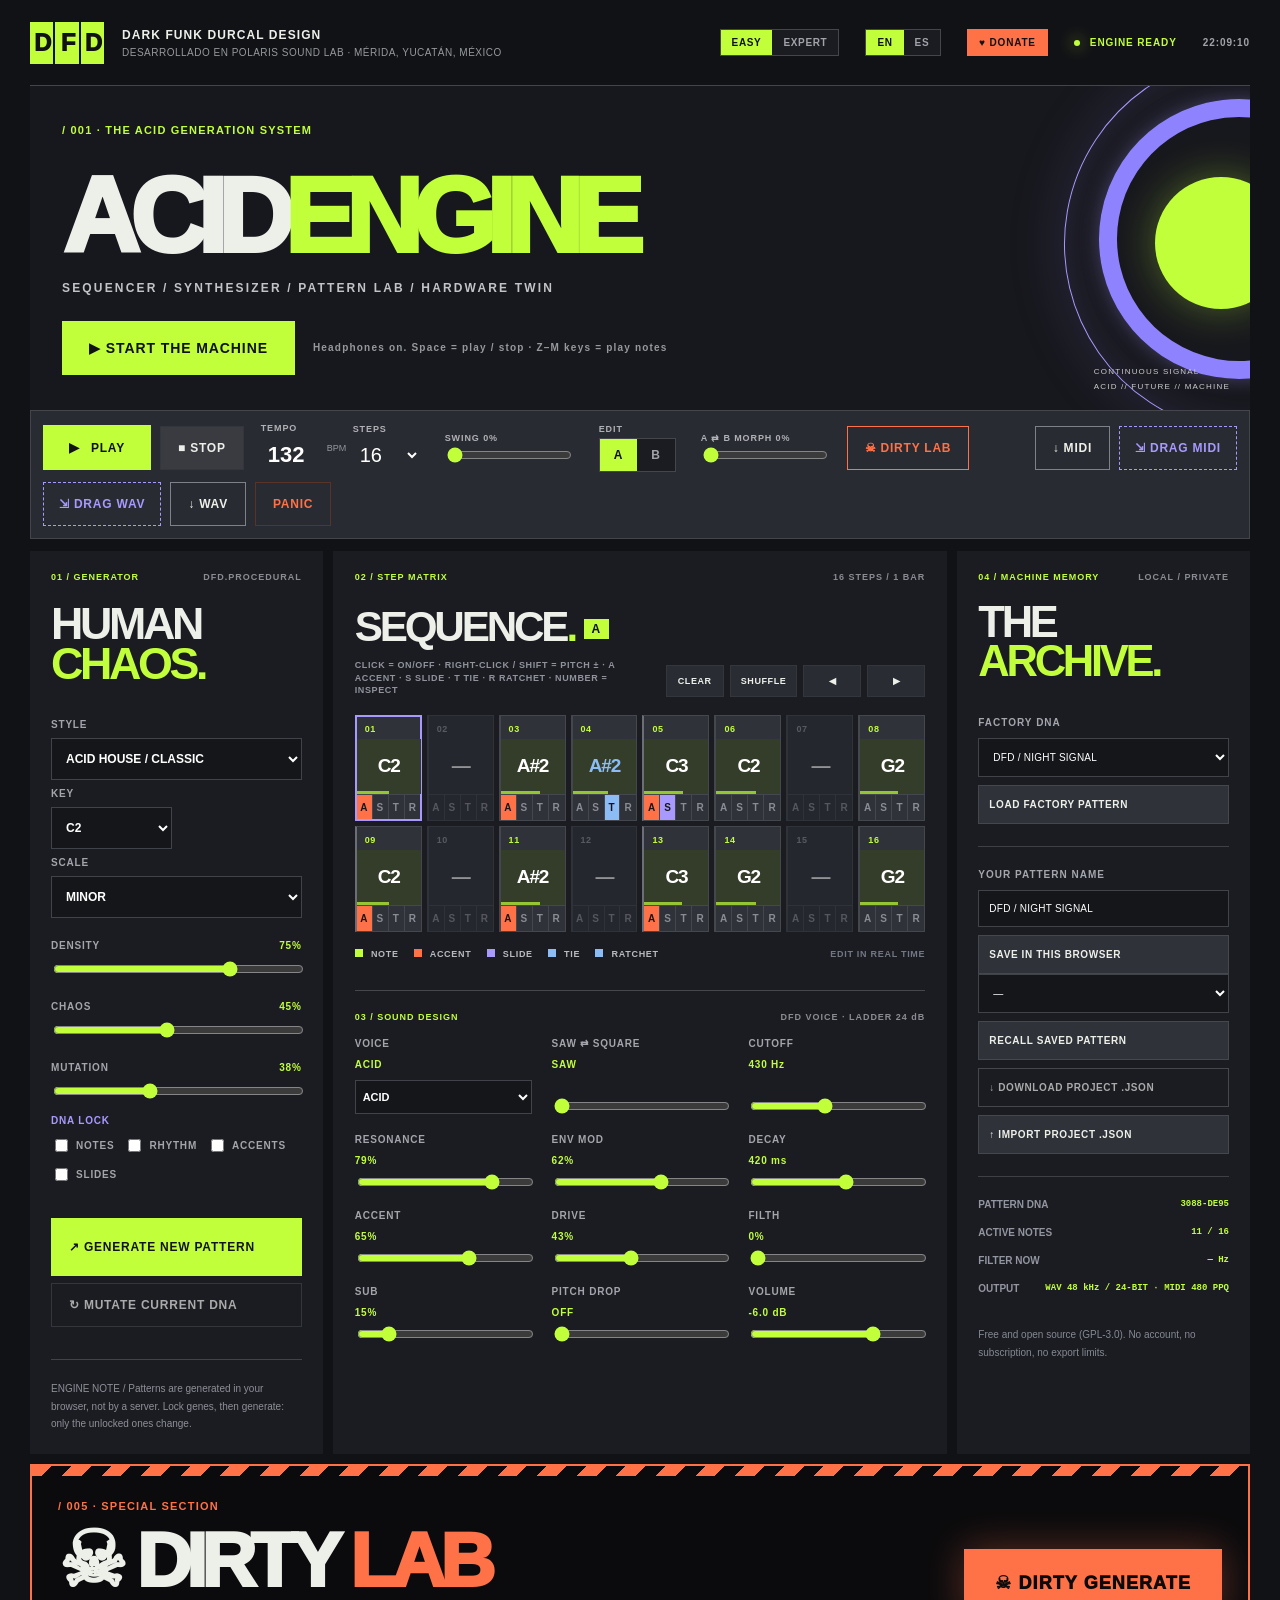
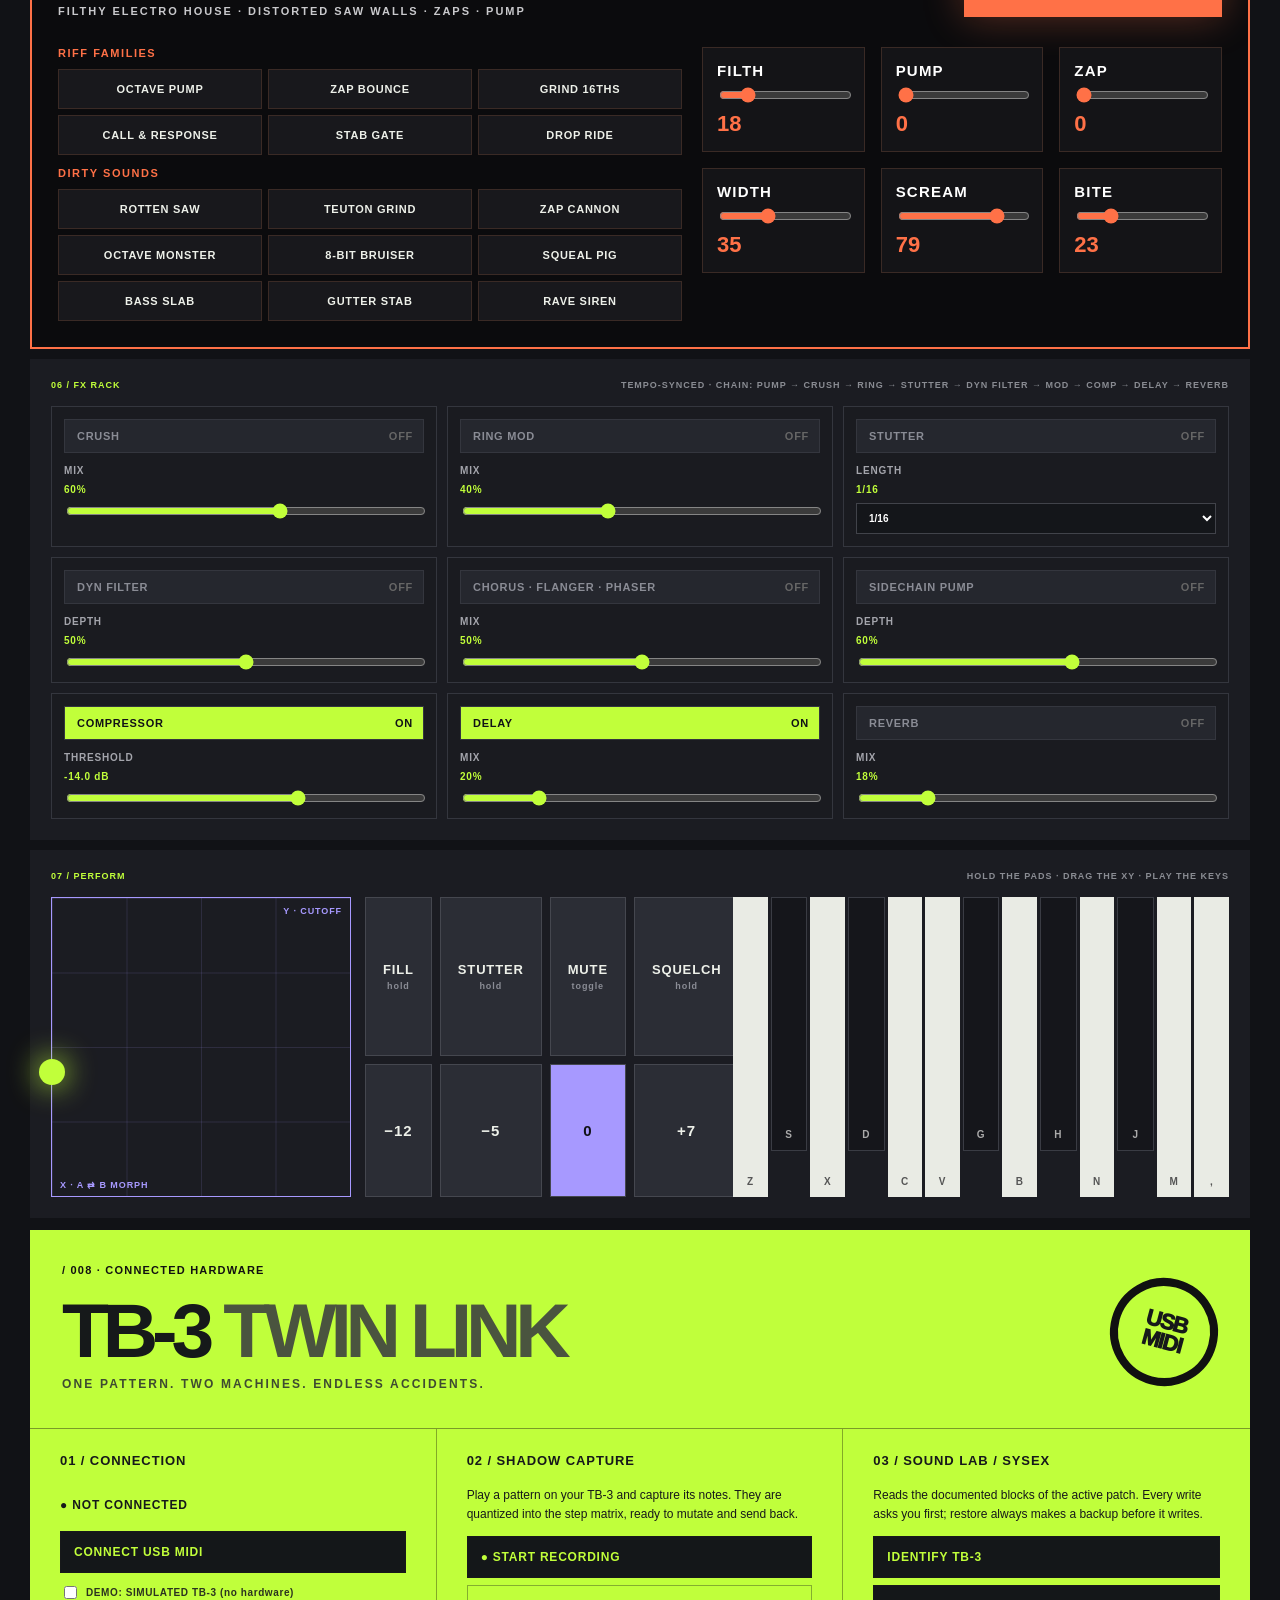
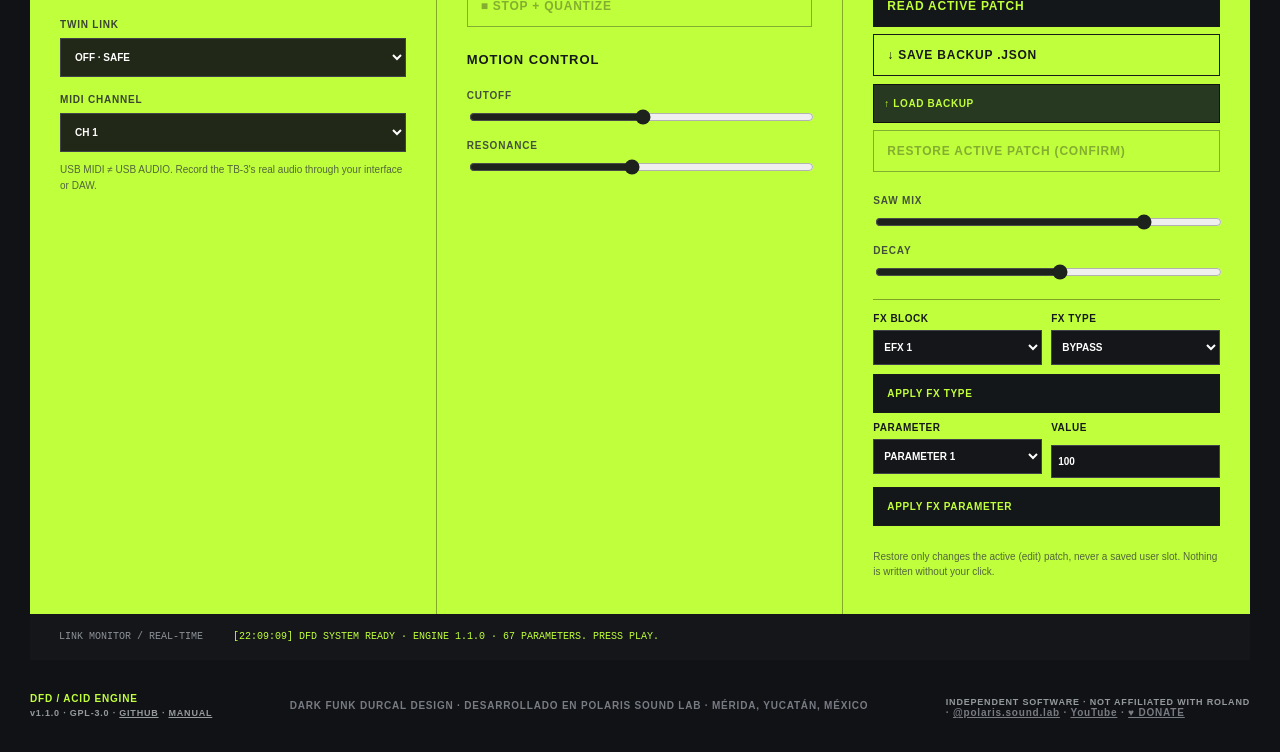
<file: DFD_ACID_ENGINE_OFFLINE.html>
<!doctype html><html lang="en"><head><meta charset="utf-8"><meta name="viewport" content="width=device-width,initial-scale=1"><meta name="theme-color" content="#111216">
<title>DFD / ACID ENGINE · Polaris Sound Lab</title>
<meta name="description" content="Free, open source acid synthesizer, sequencer and pattern lab in the browser. Original engine by Dark Funk Durcal Design, developed at Polaris Sound Lab, Mérida.">
<link rel="icon" href="data:image/svg+xml,%3Csvg xmlns='http://www.w3.org/2000/svg' viewBox='0 0 32 32'%3E%3Crect width='32' height='32' fill='%23111216'/%3E%3Crect x='3' y='9' width='26' height='14' fill='%23c1ff3a'/%3E%3Ctext x='16' y='20' font-family='Helvetica' font-weight='900' font-size='10' text-anchor='middle' fill='%23111216'%3EDFD%3C/text%3E%3C/svg%3E">
<style>:root{--ink:#111216;--carbon:#1b1c22;--panel:#22242b;--line:#34363e;--copy:#edf0e9;--muted:#96999c;--acid:#c1ff3a;--orange:#ff7147;--violet:#a799ff;--blue:#8cbcf5;--helv:'Helvetica Neue',Helvetica,Arial,sans-serif}
*{box-sizing:border-box}html{scroll-behavior:smooth}body{margin:0;background:var(--ink);color:var(--copy);font-family:var(--helv);-webkit-font-smoothing:antialiased}button,input,select{font:inherit}button{cursor:pointer}button:disabled{cursor:not-allowed;opacity:.4}button:focus-visible,input:focus-visible,select:focus-visible{outline:2px solid var(--acid);outline-offset:3px}button{border:1px solid var(--line);background:#2a2c33;color:var(--copy);font-size:12px;font-weight:750;letter-spacing:.065em;padding:14px 17px;transition:background .15s,color .15s,transform .15s}button:hover:not(:disabled){background:#3b3f42}button:active:not(:disabled){transform:translateY(2px)}select,input[type=number],input[type=text]{background:#14161a;border:1px solid #41434a;color:white;padding:12px 10px;border-radius:0;max-width:100%;min-width:0}input[type=range]{accent-color:var(--acid);cursor:pointer;width:100%;height:12px}.site{max-width:1640px;margin:auto;padding:0 30px}.mast{min-height:86px;border-bottom:1px solid #43444c;display:flex;justify-content:space-between;align-items:center;gap:20px}.identity{display:flex;align-items:center;gap:16px}.mark{display:grid;grid-template-columns:repeat(3,1fr);font-weight:950;font-size:24px;line-height:1;letter-spacing:-.09em;width:76px}.mark span{background:var(--acid);color:var(--ink);padding:9px 4px;text-align:center;border-right:2px solid var(--ink)}.id-copy{font-size:12px;font-weight:850;letter-spacing:.09em}.id-copy small{display:block;margin-top:5px;font-weight:500;font-size:10px;color:var(--muted);letter-spacing:.05em}.mast-right{display:flex;gap:26px;color:#a2a3aa;font-size:10px;letter-spacing:.09em;font-weight:700;white-space:nowrap}.online{color:var(--acid)}.online i{display:inline-block;width:6px;height:6px;border-radius:50%;background:var(--acid);margin-right:6px;box-shadow:0 0 16px var(--acid)}.hero{display:flex;min-height:312px;position:relative;overflow:hidden;border-bottom:1px solid #44464c;background:#17181d}.hero-main{flex:1;min-width:0;padding:34px 0 35px 32px;z-index:2}.eyebrow,.section-heading{font-size:11px;font-weight:780;letter-spacing:.11em}.eyebrow{color:var(--acid)}.hero h1{white-space:nowrap;font-size:clamp(54px,8.3vw,146px);letter-spacing:-.09em;font-weight:920;line-height:.9;margin:31px 0 16px}.hero h1 span{color:var(--acid)}.hero h1 sup{vertical-align:top;font-size:14px;letter-spacing:0;margin-left:12px}.hero p,.hardware-heading p{font-size:12px;letter-spacing:.18em;font-weight:720;color:#c2c3c7}.hero-art{width:310px;position:relative;overflow:hidden;flex-shrink:0}.orbit{border:1px solid var(--violet);border-radius:50%;position:absolute;transform:rotate(-35deg);top:-10%;right:-57%;height:380px;width:380px;box-shadow:0 0 60px #9989ff25,inset 0 0 45px #9989ff24}.orbit-b{height:280px;width:280px;top:4%;right:-38%;border:18px solid #8f82fe;box-shadow:0 0 20px #a799ff55}.orbit-c{height:132px;width:132px;right:-11%;top:28%;background:var(--acid);border:0;box-shadow:0 0 80px #c1ff3a55}.cross{position:absolute;color:var(--acid);right:43%;top:50%;font-size:70px;font-weight:100}.render-label{position:absolute;bottom:15px;right:20px;font-size:8px;letter-spacing:.15em;line-height:1.9;color:#ccc}.toolbar{display:flex;align-items:center;gap:9px;background:#292b32;padding:12px;border:1px solid #43454a;border-top:0;flex-wrap:wrap}.primary{background:var(--acid);border-color:var(--acid);color:#121515}.primary:hover:not(:disabled){background:#d5ff73}.play{min-width:108px}.stop{background:#393b41}.play-icon{font-size:13px;margin-right:7px}.tool-field{display:flex;flex-direction:column;gap:4px;padding:0 8px;min-width:83px}.tool-field label{color:#b0b1b6;font-size:9px;font-weight:800;letter-spacing:.1em}.tool-field input[type=number]{width:65px;padding:5px 7px;font-weight:800;font-size:22px;border:0;background:transparent}.tool-field select{padding:5px 3px;font-size:20px;border:0;background:transparent}.tool-field small{position:absolute;margin-left:66px;margin-top:20px;color:var(--muted);font-size:9px}.tool-field input[type=range]{width:125px}.toolbar-spacer{flex:1}.outline{background:transparent;border-color:#7d8289}.outline:hover{color:var(--acid);border-color:var(--acid)}.workbench{display:grid;grid-template-columns:minmax(230px,1fr) minmax(520px,2.1fr) minmax(230px,1fr);gap:10px;margin-top:12px}.panel{background:var(--carbon);padding:21px;min-width:0}.section-heading{display:flex;justify-content:space-between;align-items:center;gap:8px;color:var(--acid);font-size:9px;margin-bottom:16px}.section-heading span:last-child{color:#8a8c93;text-align:right}.panel h2{font-size:clamp(37px,3.5vw,61px);line-height:.91;letter-spacing:-.075em;font-weight:900;margin:21px 0 35px}.panel h2 em{font-style:normal;color:var(--acid)}.generator-fields{display:grid;grid-template-columns:1fr 1fr;gap:8px}.generator-fields label:first-child,.generator-fields label:last-child{grid-column:span 2}.generator-fields label,.ratio label,.sound-ctrl label,.hw-switch,.hw-sliders label{font-size:10px;font-weight:790;letter-spacing:.08em;color:#a4a5ac;display:flex;flex-direction:column;gap:8px}.generator-fields select{width:100%;font-size:12px}.ratio{margin-top:22px}.ratio label{flex-direction:row;justify-content:space-between}.ratio output,.sound-ctrl output{color:var(--acid)}.ratio input{margin-top:12px}.generate{width:100%;background:var(--acid);color:#121317;border-color:var(--acid);margin-top:30px;min-height:58px;text-align:left;font-size:12px}.subtle{background:transparent!important;color:#aaa!important}.generator .subtle{margin-top:7px;width:100%;text-align:left}.generator-tip{border-top:1px solid #41434a;margin-top:32px;padding-top:20px;color:#8e9098;font-size:10px;line-height:1.75}.sequence{padding:21px 22px}.sequence-header{display:flex;justify-content:space-between;align-items:flex-end;gap:15px;margin-bottom:16px}.sequence h2{font-size:clamp(34px,3.3vw,56px);margin:10px 0 13px}.sequence h2 .green-dot{color:var(--acid)}.sequence-header p{font-size:9px;font-weight:740;color:#90939c;letter-spacing:.07em;line-height:1.4;margin:0}.seq-right{display:flex;gap:6px}.mini{font-size:9px;min-width:58px;padding:10px}.step-grid{display:grid;grid-template-columns:repeat(8,minmax(0,1fr));gap:5px;margin-top:18px}.step{min-width:0;background:#30323a;border:1px solid #44474e;position:relative;transition:background .1s;border-left:2px solid #44474e}.step:nth-child(8n+1){border-left-color:var(--violet)}.step.playhead{box-shadow:inset 0 0 0 2px var(--acid),0 0 8px #c1ff3a44;z-index:2}.step.rest{opacity:.52}.step-index{font-size:9px;font-weight:780;padding:8px 8px 5px;color:#90929d}.step-main{border:0;padding:10px 2px;background:transparent;color:#fff;text-align:center;width:100%;height:55px;font-size:19px;font-weight:900;letter-spacing:-.06em}.step-main:hover{color:var(--acid);background:transparent!important}.step-note{white-space:nowrap}.step-mode{display:grid;grid-template-columns:repeat(3,minmax(0,1fr));border-top:1px solid #44474e}.step-mode button{border:0;border-right:1px solid #42444c;font-size:9px;padding:8px 0;color:#999ca2;background:#292c33}.step-mode button:last-child{border-right:0}.step-mode button.on.accent{color:#171717;background:var(--orange)}.step-mode button.on.slide{color:#171717;background:var(--violet)}.step-mode button.on.ratchet{color:#171717;background:var(--blue)}.step.active .step-index{color:var(--acid)}.step.active .step-main{background:#343d2a}.step-num{position:absolute;right:6px;top:8px;color:var(--blue);font-size:9px;font-weight:800}.grid-legend{display:flex;flex-wrap:wrap;gap:15px;color:#b8bac0;letter-spacing:.08em;font-weight:800;font-size:9px;padding-top:17px}.grid-legend i{display:inline-block;width:8px;height:8px;margin-right:5px}.legend-note{background:var(--acid)}.legend-accent{background:var(--orange)}.legend-slide{background:var(--violet)}.legend-ratchet{background:var(--blue)}.hint{margin-left:auto;color:#737784}.sub-panel{border-top:1px solid #45474c;margin-top:31px;padding-top:21px}.sound-ctrl{display:grid;grid-template-columns:repeat(3,minmax(0,1fr));gap:20px}.sound-ctrl label{gap:10px}.sound-ctrl select{padding:9px 3px;width:100%;font-size:11px}.sound-ctrl label input{margin-top:auto}.utilities h2{font-size:clamp(40px,3.4vw,60px)}.block-label{display:block;color:#a4a6ad;font-size:10px;letter-spacing:.1em;font-weight:800;margin-bottom:10px}.archive-select,.utilities input[type=text]{width:100%;font-size:10px;letter-spacing:.025em}.slim,.fileImport{width:100%;display:block;margin-top:8px;padding:13px 10px;text-align:left;background:#30323a;border:1px solid #45474f;font-size:10px;font-weight:780;letter-spacing:.06em;color:var(--copy)}.fileImport{cursor:pointer}.fileImport:hover{border-color:var(--acid)}.divider{border-top:1px solid #3d4047;margin:22px 0}.metric{font-size:10px;font-weight:800;color:#9396a0;display:flex;justify-content:space-between;gap:10px;margin-top:17px}.metric code{font-size:9px;color:var(--acid);text-align:right}.small-print{font-size:10px;line-height:1.8;color:#848993;margin-top:32px}.hardware{margin:12px 0 0;background:#c0ff3b;color:#16191a;overflow:hidden}.hardware-heading{display:flex;align-items:center;justify-content:space-between;padding:30px 32px 25px;border-bottom:1px solid #7a9b28}.hardware-heading .eyebrow{color:#111}.hardware-heading h2{font-size:clamp(48px,6vw,95px);font-weight:900;line-height:.92;letter-spacing:-.08em;margin:17px 0 11px}.hardware-heading h2 em{font-style:normal;color:#4a543f}.hardware-heading p{color:#3e4b31}.tb3-circle{border:8px solid #111;border-radius:50%;font-weight:950;font-size:22px;width:108px;height:108px;display:flex;align-items:center;justify-content:center;line-height:.9;text-align:center;letter-spacing:-.07em;transform:rotate(15deg)}.hardware-body{display:grid;grid-template-columns:repeat(3,minmax(0,1fr))}.hw-col{padding:24px 30px;border-right:1px solid #83aa26}.hw-col:last-child{border-right:0}.hw-col h3{font-size:13px;letter-spacing:.07em;margin:0 0 18px}.hw-col p{font-size:12px;line-height:1.55;max-width:370px}.hw-status{padding:12px 0;font-weight:850;font-size:12px;letter-spacing:.07em}.hw-col .primary,.hw-action{display:block;width:100%;text-align:left;margin:7px 0;background:#141719;border:1px solid #17191a;color:#c1ff3a;padding:13px}.hw-col .primary:hover,.hw-action:hover{background:#3b4730}.hw-switch{color:#3a4533;margin-top:17px}.hw-switch select{background:rgba(20,22,20,.92);color:white;width:100%}.hw-note{color:#52673c;font-size:10px!important}.hw-sliders{margin-top:23px;display:grid;gap:15px}.hw-sliders label{color:#43513a}.hw-sliders input{accent-color:#1d221c}.sub-h3{margin-top:25px!important}.hardware-console{display:flex;gap:30px;background:#141619;color:var(--acid);padding:15px 29px;font-size:10px;font-family:monospace;line-height:1.6}.hardware-console span{white-space:nowrap;color:#8d9298}.hardware-console output{white-space:normal;word-break:break-word}footer{min-height:92px;display:flex;justify-content:space-between;align-items:center;gap:16px;flex-wrap:wrap;font-size:10px;font-weight:760;letter-spacing:.08em;color:#777b82}footer div:first-child{color:var(--acid)}footer span{display:block;font-size:9px;color:#959a9d;margin-top:4px}
@media(max-width:1180px){.workbench{grid-template-columns:270px minmax(0,1fr)}.utilities{grid-column:1/-1;display:grid;grid-template-columns:repeat(3,minmax(0,1fr));align-content:start;gap:8px 15px}.utilities h2{grid-column:1/-1;margin-bottom:10px}.utilities .section-heading{grid-column:1/-1}.utilities .divider{display:none}.utilities .block-label{margin-top:8px}.sound-ctrl{grid-template-columns:repeat(2,minmax(0,1fr))}.hero-art{width:220px}.hero h1{font-size:8vw}}
@media(max-width:760px){.site{padding:0 12px}.mast{padding:11px 0}.mast-right{display:none}.id-copy{font-size:10px}.hero{min-height:225px}.hero-main{padding:23px 7px}.hero h1{font-size:clamp(47px,11vw,82px);white-space:normal;line-height:.91}.hero h1 span{display:block}.hero-art{position:absolute;right:0;top:0;height:100%;width:145px;opacity:.44}.hero p{font-size:9px;max-width:250px;line-height:1.5}.toolbar{gap:5px}.toolbar button{padding:12px}.tool-field{padding:0 4px}.tool-field input[type=range]{width:85px}.workbench{display:flex;flex-direction:column}.generator-fields{grid-template-columns:1fr 1fr}.sequence{padding:16px 10px}.step-grid{gap:3px}.step-main{font-size:14px;height:48px}.step-index{padding:6px 2px 3px;font-size:8px}.step-mode button{font-size:8px;padding:7px 0}.grid-legend{gap:9px}.panel{padding:17px}.utilities{display:block}.sound-ctrl{gap:14px}.hardware-heading{padding:22px 15px}.hardware-heading h2{font-size:11vw}.tb3-circle{width:65px;height:65px;border-width:5px;font-size:13px}.hardware-body{display:block}.hw-col{padding:23px 19px;border-right:0;border-bottom:1px solid #83aa26}footer{padding:20px 0;line-height:1.6}.hardware-console{display:block;padding:13px}.hardware-console span{display:block;margin-bottom:8px}}
@media(max-width:395px){.step-grid{grid-template-columns:repeat(4,minmax(0,1fr))}.hero h1{font-size:47px}}

.fx-editor{margin-top:19px;padding:13px 0;border-top:1px solid #7ca525;display:grid;grid-template-columns:1fr 1fr;gap:9px}.fx-editor label{display:flex;flex-direction:column;gap:6px;font-weight:850;font-size:10px;letter-spacing:.05em}.fx-editor select,.fx-editor input{width:100%;padding:10px 6px}.fx-editor .hw-action{margin:0;grid-column:span 2}.hardware-file{background:#283921;color:#c1ff3b;border-color:#111}.hardware-file:hover{background:#38512c}.fx-editor button{font-size:10px}
/* ---------------- v1.0 · engine UI (EASY / EXPERT, FX rack, perform) ---------------- */
body.easy .x-only{display:none!important}
.seg{display:inline-flex;border:1px solid #44464c}.seg button{padding:7px 11px;font-size:10px;border:0;background:#1b1c22;color:#a2a3aa}.seg button.on{background:var(--acid);color:var(--ink)}
.mast-right{align-items:center}.online{display:flex;align-items:center;gap:4px}.online.live b{color:var(--orange)}.online.live i{background:var(--orange);box-shadow:0 0 16px var(--orange);animation:blink .5s infinite alternate}@keyframes blink{to{opacity:.3}}
.hero-start{display:flex;gap:18px;align-items:center;flex-wrap:wrap;margin-top:26px}.big{font-size:14px;padding:18px 26px}.hero-hint{font-size:10px;letter-spacing:.12em;color:var(--muted);font-weight:700}
.hero-art{width:340px}#scope{position:absolute;inset:0;width:100%;height:100%;z-index:1;pointer-events:none}.orbit-c{transition:transform .08s linear,box-shadow .08s linear}
button.primary{background:var(--acid);color:var(--ink);border-color:var(--acid)}button.primary:hover:not(:disabled){background:#d4ff6e}
.play.on{background:var(--orange);border-color:var(--orange);color:var(--ink)}
.tool-field.ab .seg button{padding:9px 14px;font-size:12px}
.outline.drag{border:1px dashed var(--violet);color:var(--violet);padding:14px 15px;font-size:12px;font-weight:750;letter-spacing:.065em;cursor:grab;user-select:none;white-space:nowrap}
.outline.warn{color:var(--orange);border-color:#5a3328}
.abtag{font-size:12px;letter-spacing:.1em;padding:3px 8px;vertical-align:middle;background:var(--acid);color:var(--ink)}.abtag.b{background:var(--violet)}
.step .step-index{display:block;width:100%;text-align:left;border:0;background:transparent;cursor:pointer}
.step.beat{border-left-color:#6b6e76}.step.selected{outline:2px solid var(--violet);outline-offset:-2px}
.step.playhead{background:#4b5530;box-shadow:0 0 22px #c1ff3a55}.step.playhead .step-main{background:#5d6d2c}
.step-mode{grid-template-columns:repeat(4,minmax(0,1fr))}.step-mode button{padding:7px 0;font-size:10px;border:0;border-right:1px solid #44474e;background:transparent;color:#8a8c95}
.step-mode .accent.on{background:var(--orange);color:var(--ink)}.step-mode .slide.on{background:var(--violet);color:var(--ink)}.step-mode .tie.on{background:var(--blue);color:var(--ink)}.step-mode .ratchet.on{background:var(--acid);color:var(--ink)}
.step-main{position:relative}.gatebar{position:absolute;left:0;bottom:0;height:3px;background:var(--acid);opacity:.7}.step.tied .step-note{color:var(--blue)}
.legend-tie{display:inline-block;width:9px;height:9px;background:var(--blue);margin-right:5px}
.inspector{margin-top:16px;padding:14px;background:#1a1b20;border:1px solid #3a3c44}.insp-grid{display:grid;grid-template-columns:repeat(4,minmax(0,1fr));gap:14px;margin-top:12px}
.insp-grid label{font-size:10px;font-weight:790;letter-spacing:.08em;color:#a4a5ac;display:flex;flex-direction:column;gap:8px}.insp-grid output{color:var(--violet)}
.ctl output{color:var(--acid);float:right}.ctl .pn{white-space:nowrap}
.lockrow{display:flex;flex-wrap:wrap;gap:10px;align-items:center;margin:14px 0 4px;font-size:10px;font-weight:800;letter-spacing:.08em;color:#a4a5ac}.lockrow span{color:var(--violet);width:100%}.lockrow label{display:flex;gap:5px;align-items:center}.lockrow input{accent-color:var(--violet)}
.seedrow{display:flex;gap:8px;align-items:center;font-size:10px;font-weight:800;letter-spacing:.08em;color:#a4a5ac;margin-top:10px}.seedrow input{width:100px}
.generator-fields.two{grid-template-columns:1fr 1fr}.gen-expert{border-top:1px dashed #3c3e45;margin-top:10px;padding-top:6px}
.fxrack,.perform{margin-top:10px}
.fx-cards{display:grid;grid-template-columns:repeat(3,minmax(0,1fr));gap:10px;margin-top:16px}
.fx-card{background:#1a1b20;border:1px solid #34363e;padding:12px;display:flex;flex-direction:column;gap:12px}
.fx-card label{font-size:10px;font-weight:790;letter-spacing:.08em;color:#a4a5ac;display:flex;flex-direction:column;gap:8px}.fx-card select{padding:8px}
.fx-on{text-align:left;width:100%;padding:10px 12px;font-size:11px;background:#25272e;color:#8a8c95;position:relative}.fx-on::after{content:'OFF';position:absolute;right:10px;color:#666}.fx-on.on{background:var(--acid);color:var(--ink)}.fx-on.on::after{content:'ON';color:var(--ink)}
.perf-body{display:grid;grid-template-columns:minmax(220px,300px) minmax(240px,1fr) minmax(300px,1.4fr);gap:14px;margin-top:16px;align-items:stretch}
.xy{position:relative;aspect-ratio:1;background:radial-gradient(circle at 50% 50%,#2a2347,#15161b 70%);border:1px solid var(--violet);touch-action:none;cursor:crosshair;background-image:linear-gradient(#a799ff22 1px,transparent 1px),linear-gradient(90deg,#a799ff22 1px,transparent 1px);background-size:25% 25%}
.xy-dot{position:absolute;width:26px;height:26px;margin:-13px 0 0 -13px;border-radius:50%;background:var(--acid);box-shadow:0 0 30px var(--acid);pointer-events:none}
.xy-x,.xy-y{position:absolute;font-size:9px;font-weight:800;letter-spacing:.1em;color:var(--violet)}.xy-x{bottom:6px;left:8px}.xy-y{top:8px;right:8px}
.pads{display:grid;grid-template-columns:repeat(4,1fr);gap:8px}.pad{min-height:74px;font-size:13px;display:flex;flex-direction:column;justify-content:center;align-items:center;gap:4px;touch-action:none;background:#2b2d35;border-color:#45474f}.pad small{font-size:9px;color:#8a8c95;letter-spacing:.1em}
.pad.on{background:var(--orange);color:var(--ink)}.pad.on small{color:var(--ink)}.pad.tr{min-height:46px;font-size:15px}.pad.tr.on{background:var(--violet)}
.keys{display:flex;gap:3px;align-items:stretch;min-height:150px}.key{flex:1;background:#e9ebe4;color:#555;border:0;display:flex;align-items:flex-end;justify-content:center;padding:0 0 10px;touch-action:none}.key.black{background:#15161b;color:#aaa;border:1px solid #3a3c44;margin-bottom:46px}.key.down{background:var(--acid);color:var(--ink)}.key small{font-size:10px}
.demo{display:flex;gap:6px;align-items:center;font-size:10px;letter-spacing:.06em;color:#a4a5ac;margin:10px 0}
footer a{color:inherit}footer a:hover{color:var(--acid)}
@media(max-width:1180px){.fx-cards{grid-template-columns:repeat(2,minmax(0,1fr))}.perf-body{grid-template-columns:1fr 1fr}.keys{grid-column:1/-1}.insp-grid{grid-template-columns:repeat(2,minmax(0,1fr))}}
@media(max-width:760px){.fx-cards{grid-template-columns:1fr}.perf-body{grid-template-columns:1fr}.mast{flex-wrap:wrap}.mast-right{display:flex;flex-wrap:wrap;gap:8px}.mast-right #clock,.mast-right .online{display:none}.insp-grid{grid-template-columns:1fr 1fr}.pads{grid-template-columns:repeat(4,1fr)}}

.donate{background:var(--orange);color:var(--ink);text-decoration:none;padding:8px 12px;font-weight:850;letter-spacing:.08em}.donate:hover{background:#ff9472}
.hardware .subtle{color:#16191a!important;border-color:#16191a!important}.hardware .subtle:disabled{opacity:.35}.hardware .demo{color:#2b3320;font-weight:700}

/* DIRTY LAB · hazard orange on black */
.dirty{margin-top:10px;background:#0b0b0d;border:2px solid var(--orange);position:relative;overflow:hidden}
.dirty:before{content:'';position:absolute;left:0;right:0;top:0;height:10px;background:repeating-linear-gradient(135deg,var(--orange) 0 14px,#0b0b0d 14px 28px)}
.dirty-head{display:flex;justify-content:space-between;align-items:flex-end;gap:20px;padding:30px 26px 18px;flex-wrap:wrap}
.dirty-head .eyebrow{color:var(--orange)}.dirty-head h2{font-size:clamp(44px,6vw,92px);font-weight:950;letter-spacing:-.08em;line-height:.9;margin:12px 0 10px}.dirty-head h2 em{font-style:normal;color:var(--orange)}
.dirty-head p{font-size:11px;letter-spacing:.18em;font-weight:760;color:#c9c9cc;margin:0}
.dirty-go{background:var(--orange);color:#0b0b0d;border-color:var(--orange);font-size:18px;font-weight:950;padding:22px 30px;letter-spacing:.06em;box-shadow:0 0 40px #ff714755}.dirty-go:hover:not(:disabled){background:#ff9472}
.dirty-body{display:grid;grid-template-columns:1.2fr 1fr;gap:20px;padding:0 26px 26px}
.dirty-col h3{font-size:11px;letter-spacing:.14em;color:var(--orange);margin:12px 0 10px}
.dirty-btns{display:grid;grid-template-columns:repeat(3,minmax(0,1fr));gap:6px}.dirty-btns button{background:#18181c;border-color:#3a2a25;font-size:11px;padding:13px 8px}.dirty-btns button.on{background:var(--orange);color:#0b0b0d}
.macros{display:grid;grid-template-columns:repeat(3,minmax(0,1fr));gap:16px;align-content:start;padding-top:12px}
.macro{display:flex;flex-direction:column;gap:8px;background:#141417;border:1px solid #3a2a25;padding:14px}.macro b{font-size:15px;letter-spacing:.08em;color:#fff}.macro input{accent-color:var(--orange)}.macro output{font:800 22px var(--helv);color:var(--orange)}
@media(max-width:1000px){.dirty-body{grid-template-columns:1fr}.dirty-btns{grid-template-columns:repeat(2,minmax(0,1fr))}}
body.plugin .hardware,body.plugin .hero,body.plugin #langEN~x{display:none}body.plugin .mast{min-height:60px}
.lab-jump{color:var(--orange);border-color:var(--orange)}.lab-jump:hover{background:var(--orange)!important;color:#0b0b0d!important}

body.filedrop{outline:3px dashed #d8ff3c;outline-offset:-6px}
</style><script type="importmap">{"imports": {"dfd-dfd-wasm": "[data-uri]", "dfd-i18n": "[data-uri]", "dfd-pattern": "[data-uri]", "dfd-engine": "[data-uri]", "dfd-tb3-midi": "[data-uri]"}}</script></head>
<body class="easy">
<div class="site">
<header class="mast"><div class="identity"><div class="mark"><span>D</span><span>F</span><span>D</span></div><div class="id-copy">DARK FUNK DURCAL DESIGN<small>DESARROLLADO EN POLARIS SOUND LAB · MÉRIDA, YUCATÁN, MÉXICO</small></div></div>
<div class="mast-right"><div class="seg" role="group" aria-label="Layer"><button id="layerEasy" class="on" data-i18n="easy">EASY</button><button id="layerExpert" data-i18n="expert">EXPERT</button></div><div class="seg" role="group" aria-label="Language"><button id="langEN" class="on">EN</button><button id="langES">ES</button></div><a class="donate" href="https://www.paypal.com/donate/?business=drophlex%40gmail.com&amp;currency_code=MXN" target="_blank" rel="noopener" data-i18n="donate">♥ DONATE</a><span class="online" id="engineState"><i></i> <b data-i18n="engineIdle">ENGINE READY</b></span><span id="clock">00:00:00</span></div></header>

<section class="hero"><div class="hero-main"><span class="eyebrow" data-i18n="eyebrow">/ 001 · THE ACID GENERATION SYSTEM</span><h1>ACID<span>ENGINE</span></h1><p data-i18n="tagline">SEQUENCER / SYNTHESIZER / PATTERN LAB / HARDWARE TWIN</p>
<div class="hero-start"><button id="heroPlay" class="primary big" data-i18n="heroPlay">▶ START THE MACHINE</button><span class="hero-hint" data-i18n="heroHint">Headphones on. Space = play / stop · Z–M keys = play notes</span></div></div>
<div class="hero-art" aria-hidden="true"><div class="orbit orbit-a"></div><div class="orbit orbit-b"></div><div class="orbit orbit-c" id="orbC"></div><canvas id="scope" width="620" height="624"></canvas><span class="render-label">CONTINUOUS SIGNAL<br>ACID // FUTURE // MACHINE</span></div></section>

<div class="toolbar"><button id="play" class="play primary"><span class="play-icon">▶</span> <b data-i18n="play">PLAY</b></button><button id="stop" class="stop" data-i18n="stop">■ STOP</button>
<div class="tool-field bpm"><label for="bpm" data-i18n="tempo">TEMPO</label><input id="bpm" type="number" min="30" max="300" value="132"><small>BPM</small></div>
<div class="tool-field"><label for="length" data-i18n="steps">STEPS</label><select id="length"><option>8</option><option selected>16</option><option>24</option><option>32</option><option>48</option><option>64</option><option>128</option><option>256</option></select></div>
<div class="tool-field"><label for="swing"><span data-i18n="swing">SWING</span> <output id="swingOut">0%</output></label><input id="swing" type="range" min="0" max="75" value="0"></div>
<div class="tool-field ab"><label data-i18n="editing">EDIT</label><div class="seg"><button id="editA" class="on">A</button><button id="editB">B</button></div></div>
<div class="tool-field"><label for="morph"><span>A ⇄ B MORPH</span> <output id="morphOut">0%</output></label><input id="morph" type="range" min="0" max="100" value="0"></div>
<div class="tool-field x-only"><label for="quality" data-i18n="quality">QUALITY</label><select id="quality"><option value="0">ECO 1×</option><option value="1" selected>HQ 2×</option><option value="2">ULTRA 4×</option></select></div>
<button id="goLab" class="outline lab-jump">☠ DIRTY LAB</button><span class="toolbar-spacer"></span>
<button id="exportMidi" class="outline" data-i18n="exportMidi">↓ MIDI</button><span id="dragMidi" class="outline drag" draggable="true" title="Drag into Ableton / your DAW" data-i18n="dragMidi">⇲ DRAG MIDI</span><button id="dragWav" class="outline drag" title="Drag the loop as audio into Ableton / your DAW" data-i18n="dragWav">⇲ DRAG WAV</button><button id="exportWav" class="outline" data-i18n="exportWav">↓ WAV</button><button id="exportStems" class="outline x-only" data-i18n="exportStems">↓ STEMS</button><button id="panic" class="outline warn" data-i18n="panic">PANIC</button></div>

<main class="workbench"><aside class="panel generator"><div class="section-heading"><span data-i18n="genHead">01 / GENERATOR</span><span>DFD.PROCEDURAL</span></div><h2 data-i18n-html="genTitle">HUMAN<br><em>CHAOS.</em></h2>
<div class="generator-fields"><label><span data-i18n="archetype">STYLE</span><select id="mode"></select></label><label><span data-i18n="key">KEY</span><select id="root"><option value="24">C1</option><option value="29">F1</option><option value="31">G1</option><option value="33">A1</option><option value="34">A#1</option><option value="36" selected>C2</option><option value="38">D2</option><option value="41">F2</option><option value="43">G2</option><option value="48">C3</option></select></label><label><span data-i18n="scale">SCALE</span><select id="scale"><option value="minor">MINOR</option><option value="phrygian">PHRYGIAN</option><option value="dorian">DORIAN</option><option value="harmonic">HARMONIC MINOR</option><option value="blues">BLUES</option><option value="pentatonic">PENTATONIC</option><option value="locrian">LOCRIAN</option><option value="chromatic">CHROMATIC</option></select></label></div>
<div class="ratio"><label for="density"><span data-i18n="density">DENSITY</span> <output id="densityOut">75%</output></label><input id="density" type="range" min="10" max="100" value="75"></div>
<div class="ratio"><label for="chaos"><span data-i18n="chaos">CHAOS</span> <output id="chaosOut">45%</output></label><input id="chaos" type="range" min="0" max="100" value="45"></div>
<div class="ratio"><label for="mutation"><span data-i18n="mutation">MUTATION</span> <output id="mutationOut">38%</output></label><input id="mutation" type="range" min="0" max="100" value="38"></div>
<div class="x-only gen-expert">
<div class="ratio"><label for="gProb"><span data-i18n="gProb">PROBABILITY</span> <output id="gProbOut">0%</output></label><input id="gProb" type="range" min="0" max="100" value="0"></div>
<div class="ratio"><label for="gCond"><span data-i18n="gCond">CONDITIONS</span> <output id="gCondOut">0%</output></label><input id="gCond" type="range" min="0" max="100" value="0"></div>
<div class="ratio"><label for="gGate"><span data-i18n="gGate">GATE VARIATION</span> <output id="gGateOut">30%</output></label><input id="gGate" type="range" min="0" max="100" value="30"></div>
<div class="generator-fields two"><label><span data-i18n="poly">POLYRHYTHM</span><select id="poly"><option value="0">OFF</option><option value="1">3 : 16</option><option value="2">5 : 16</option><option value="3">7 : 16</option></select></label><label><span data-i18n="transpose">TRANSPOSE</span><input id="gTrans" type="number" min="-12" max="12" value="0"></label></div>
<label class="seedrow"><span>SEED</span><input id="seed" type="number" min="0" max="999999" value="617"><button id="dice" class="mini" title="New seed">⚄</button></label>
</div>
<div class="lockrow"><span data-i18n="dnaLock">DNA LOCK</span><label><input type="checkbox" id="lockNotes"> <b data-i18n="lNotes">NOTES</b></label><label><input type="checkbox" id="lockRhythm"> <b data-i18n="lRhythm">RHYTHM</b></label><label><input type="checkbox" id="lockAcc"> <b data-i18n="lAcc">ACCENTS</b></label><label><input type="checkbox" id="lockSlide"> <b data-i18n="lSlide">SLIDES</b></label></div>
<button id="generate" class="generate" data-i18n="generate">↗ GENERATE NEW PATTERN</button><button id="mutate" class="subtle" data-i18n="mutate">↻ MUTATE CURRENT DNA</button><button id="copyAB" class="subtle x-only" data-i18n="copyAB">⇉ COPY A → B</button>
<div class="generator-tip" data-i18n="genTip">ENGINE NOTE / Patterns are generated in your browser, not by a server. Lock genes, then generate: only the unlocked ones change.</div></aside>

<section class="panel sequence"><div class="section-heading"><span data-i18n="seqHead">02 / STEP MATRIX</span><span id="stepInfo">16 STEPS / 1 BAR</span></div>
<div class="sequence-header"><div><h2><span data-i18n="sequence">SEQUENCE</span><span class="green-dot">.</span> <small id="abTag" class="abtag">A</small></h2><p data-i18n="seqHelp">CLICK = ON/OFF · RIGHT-CLICK / SHIFT = PITCH ± · A ACCENT · S SLIDE · T TIE · R RATCHET · NUMBER = INSPECT</p></div><div class="seq-right"><button id="clear" class="mini" data-i18n="clear">CLEAR</button><button id="randomize" class="mini" data-i18n="shuffle">SHUFFLE</button><button id="shiftL" class="mini" title="Rotate left">◀</button><button id="shiftR" class="mini" title="Rotate right">▶</button></div></div>
<div id="grid" class="step-grid" aria-label="Step sequencer"></div>
<div class="grid-legend"><span><i class="legend-note"></i> NOTE</span><span><i class="legend-accent"></i> ACCENT</span><span><i class="legend-slide"></i> SLIDE</span><span><i class="legend-tie"></i> TIE</span><span><i class="legend-ratchet"></i> RATCHET</span><span class="hint" id="stepHint">EDIT IN REAL TIME</span></div>
<div class="inspector x-only" id="inspector"><div class="section-heading"><span data-i18n="inspHead">STEP INSPECTOR</span><span id="inspStep">STEP 01</span></div><div class="insp-grid">
<label>NOTE <output id="iNoteOut">C2</output><input id="iNote" type="range" min="24" max="96" value="36"></label>
<label>GATE <output id="iGateOut">55%</output><input id="iGate" type="range" min="5" max="100" value="55"></label>
<label>VELOCITY <output id="iVelOut">100</output><input id="iVel" type="range" min="1" max="127" value="100"></label>
<label><span data-i18n="prob">PROBABILITY</span> <output id="iProbOut">100%</output><input id="iProb" type="range" min="0" max="100" value="100"></label>
<label>MICRO <output id="iMicroOut">0%</output><input id="iMicro" type="range" min="-50" max="50" value="0"></label>
<label>RATCHET <output id="iRatOut">1</output><input id="iRat" type="range" min="1" max="8" value="1"></label>
<label><span data-i18n="cond">CONDITION</span><select id="iCond"></select></label></div></div>
<div class="sub-panel"><div class="section-heading"><span data-i18n="sndHead">03 / SOUND DESIGN</span><span>DFD VOICE · LADDER 24 dB</span></div><div class="sound-ctrl" id="soundCtrl"></div></div></section>

<aside class="panel utilities"><div class="section-heading"><span data-i18n="memHead">04 / MACHINE MEMORY</span><span>LOCAL / PRIVATE</span></div><h2 data-i18n-html="archTitle">THE<br><em>ARCHIVE.</em></h2>
<label class="block-label" for="preset" data-i18n="factory">FACTORY DNA</label><select id="preset" class="archive-select"></select><button id="loadPreset" class="slim" data-i18n="loadPreset">LOAD FACTORY PATTERN</button>
<div class="divider"></div><label class="block-label" for="customName" data-i18n="yourName">YOUR PATTERN NAME</label><input id="customName" type="text" maxlength="48" value="DFD / NEW EXPERIMENT"><button id="savePattern" class="slim" data-i18n="saveLocal">SAVE IN THIS BROWSER</button><select id="savedPatterns" class="archive-select"><option value="">—</option></select><button id="loadSaved" class="slim" data-i18n="recall">RECALL SAVED PATTERN</button><button id="exportProject" class="slim subtle" data-i18n="exportProject">↓ DOWNLOAD PROJECT .JSON</button><label class="fileImport"><span data-i18n="importProject">↑ IMPORT PROJECT .JSON</span><input id="importProject" type="file" accept="application/json,.json" hidden></label>
<div class="divider"></div><div class="metric">PATTERN DNA<code id="dna">0000-0000</code></div><div class="metric"><span data-i18n="activeNotes">ACTIVE NOTES</span><code id="activeNotes">00 / 16</code></div><div class="metric"><span data-i18n="filterNow">FILTER NOW</span><code id="fNow">— Hz</code></div><div class="metric">OUTPUT<code>WAV 48 kHz / 24-BIT · MIDI 480 PPQ</code></div><p class="small-print" data-i18n="free">Free and open source (GPL-3.0). No account, no subscription, no export limits.</p></aside></main>

<section class="dirty" id="dirtyLab"><div class="dirty-head"><div><span class="eyebrow" data-i18n="labEyebrow">/ 005 · SPECIAL SECTION</span><h2>☠ DIRTY <em>LAB</em></h2><p data-i18n="labTag">FILTHY ELECTRO HOUSE · DISTORTED SAW WALLS · ZAPS · PUMP</p></div><button id="dirtyGo" class="dirty-go" data-i18n="dirtyGo">☠ DIRTY GENERATE</button></div>
<div class="dirty-body"><div class="dirty-col"><h3 data-i18n="labRiffs">RIFF FAMILIES</h3><div class="dirty-btns" id="dirtyRiffs"></div><h3 data-i18n="labSounds">DIRTY SOUNDS</h3><div class="dirty-btns" id="dirtySounds"></div></div>
<div class="dirty-col macros" id="dirtyMacros"></div></div></section>
<section class="panel fxrack"><div class="section-heading"><span data-i18n="fxHead">06 / FX RACK</span><span data-i18n="fxSub">TEMPO-SYNCED · CHAIN: PUMP → CRUSH → RING → STUTTER → DYN FILTER → MOD → COMP → DELAY → REVERB</span></div><div id="fxCards" class="fx-cards"></div></section>

<section class="panel perform"><div class="section-heading"><span data-i18n="perfHead">07 / PERFORM</span><span data-i18n="perfSub">HOLD THE PADS · DRAG THE XY · PLAY THE KEYS</span></div>
<div class="perf-body"><div class="xy" id="xy"><div class="xy-dot" id="xyDot"></div><span class="xy-x">X · A ⇄ B MORPH</span><span class="xy-y">Y · CUTOFF</span></div>
<div class="pads"><button class="pad" data-pad="fill" data-i18n="padFill">FILL<small>hold</small></button><button class="pad" data-pad="stut" data-i18n="padStut">STUTTER<small>hold</small></button><button class="pad" data-pad="mute" data-i18n="padMute">MUTE<small>toggle</small></button><button class="pad" data-pad="acid" data-i18n="padAcid">SQUELCH<small>hold</small></button>
<button class="pad tr" data-tr="-12">−12</button><button class="pad tr" data-tr="-5">−5</button><button class="pad tr on" data-tr="0">0</button><button class="pad tr" data-tr="7">+7</button></div>
<div class="keys" id="keys"></div></div></section>

<section class="hardware"><div class="hardware-heading"><div><span class="eyebrow" data-i18n="hwEyebrow">/ 008 · CONNECTED HARDWARE</span><h2>TB-3 <em>TWIN LINK</em></h2><p data-i18n="hwTag">ONE PATTERN. TWO MACHINES. ENDLESS ACCIDENTS.</p></div><span class="tb3-circle">USB<br>MIDI</span></div>
<div class="hardware-body"><div class="hw-col"><h3 data-i18n="hwConn">01 / CONNECTION</h3><div class="hw-status" id="midiStatus">● NOT CONNECTED</div><button id="connect" class="primary" data-i18n="connect">CONNECT USB MIDI</button><label class="demo"><input type="checkbox" id="demo"> <b data-i18n="demo">DEMO: SIMULATED TB-3 (no hardware)</b></label>
<label class="hw-switch">TWIN LINK<select id="hardwareMode"><option value="off">OFF · SAFE</option><option value="virtual">VIRTUAL · TB-3 PLAYS THE WEB SYNTH</option><option value="hardware">HARDWARE · SEQUENCER → TB-3 ONLY</option><option value="twin">TWIN · WEB + TB-3</option></select></label>
<label class="hw-switch"><span data-i18n="midiCh">MIDI CHANNEL</span><select id="channel"></select></label><p class="hw-note" data-i18n="hwNote">USB MIDI ≠ USB AUDIO. Record the TB-3's real audio through your interface or DAW.</p></div>
<div class="hw-col"><h3>02 / SHADOW CAPTURE</h3><p data-i18n="capText">Play a pattern on your TB-3 and capture its notes. They are quantized into the step matrix, ready to mutate and send back.</p><button id="capture" class="hw-action" data-i18n="capStart">● START RECORDING</button><button id="captureStop" class="hw-action subtle" disabled data-i18n="capStop">■ STOP + QUANTIZE</button><h3 class="sub-h3" data-i18n="motion">MOTION CONTROL</h3><div class="hw-sliders"><label>CUTOFF <input id="hwCutoff" type="range" min="0" max="127" value="64"></label><label>RESONANCE <input id="hwResonance" type="range" min="0" max="127" value="60"></label></div></div>
<div class="hw-col"><h3>03 / SOUND LAB / SYSEX</h3><p data-i18n="sysText">Reads the documented blocks of the active patch. Every write asks you first; restore always makes a backup before it writes.</p><button id="identity" class="hw-action" data-i18n="identify">IDENTIFY TB-3</button><button id="readPatch" class="hw-action" data-i18n="readPatch">READ ACTIVE PATCH</button><button id="savePatch" class="hw-action subtle" data-i18n="savePatch">↓ SAVE BACKUP .JSON</button><label class="fileImport hardware-file"><span data-i18n="loadPatch">↑ LOAD BACKUP</span><input id="loadPatchFile" type="file" accept="application/json,.json" hidden></label><button id="restorePatch" class="hw-action subtle" disabled data-i18n="restore">RESTORE ACTIVE PATCH (CONFIRM)</button>
<div class="hw-sliders"><label>SAW MIX <input id="hwSaw" type="range" min="0" max="127" value="100"></label><label>DECAY <input id="hwDecay" type="range" min="0" max="127" value="68"></label></div>
<div class="fx-editor"><label>FX BLOCK<select id="fxBlock"><option value="efx1">EFX 1</option><option value="efx2">EFX 2</option></select></label><label>FX TYPE<select id="fxType"></select></label><button id="applyFxType" class="hw-action" data-i18n="applyType">APPLY FX TYPE</button><label><span data-i18n="param">PARAMETER</span><select id="fxParameter"></select></label><label><span data-i18n="value">VALUE</span> <output id="fxRange"></output><input id="fxValue" type="number" min="0" max="255" value="100"></label><button id="applyFxParameter" class="hw-action" data-i18n="applyParam">APPLY FX PARAMETER</button></div>
<p class="hw-note" data-i18n="restoreNote">Restore only changes the active (edit) patch, never a saved user slot. Nothing is written without your click.</p></div></div>
<div class="hardware-console"><span data-i18n="monitorL">LINK MONITOR / REAL-TIME</span><output id="monitor">DFD SYSTEM READY.</output></div></section>

<footer><div>DFD / ACID ENGINE <span>v<b id="ver">1.0.0</b> · GPL-3.0 · <a href="https://github.com/drophlex/DFD-ACID-ENGINE">GITHUB</a> · <a id="manLink" href="../manual/DFD-ACID-ENGINE-Web-Manual-EN.pdf" target="_blank">MANUAL</a></span></div><div>DARK FUNK DURCAL DESIGN · DESARROLLADO EN POLARIS SOUND LAB · MÉRIDA, YUCATÁN, MÉXICO</div><div><span data-i18n="notAff">INDEPENDENT SOFTWARE · NOT AFFILIATED WITH ROLAND</span> · <a href="https://www.instagram.com/polaris.sound.lab/">@polaris.sound.lab</a> · <a href="https://www.youtube.com/@PolarisSoundLab">YouTube</a> · <a href="https://www.paypal.com/donate/?business=drophlex%40gmail.com&amp;currency_code=MXN" data-i18n="donate">♥ DONATE</a></div></footer></div>
<script type="module">
// DFD ACID ENGINE · the page. Sound comes from the shared C++ engine (WebAssembly in an AudioWorklet).
import {PRESETS, MODES, STYLE_SOUND, SOUND_KEYS, DIRTY_SOUNDS, DIRTY_MODES, generate, mutate, parseNoteName, downloadBytes, dnaHash, sanitize, blankStep, condName, COND_LIST, clamp, midiToSteps} from 'dfd-pattern';
import {LiveEngine, NativeEngine, PLUGIN, invoke, toB64, fromB64, bytesToSteps, boot, ID, TABLE, render, eventsToMidi, wav24} from 'dfd-engine';
import {TB3Link} from 'dfd-tb3-midi';
import {applyLang, getLang, tr, PNAME_ES, PNAME_EN} from 'dfd-i18n';

const VERSION = '1.1.0';
const $ = id => document.getElementById(id);
const eng = PLUGIN ? new NativeEngine() : new LiveEngine();
// files: a download on the web, a save window in the plug-in
const save = (bytes, name, mime) => PLUGIN ? invoke('saveFile', name, toB64(bytes)).then(ok => ok && log('Saved ' + name)) : downloadBytes(bytes, name, mime);
let params = [], pats = {A: [], B: []}, edit = 'A', sel = 0, patternName = PRESETS[0].name, running = false;
const undo = [], redo = [];

const log = line => { $('monitor').textContent = '[' + new Date().toLocaleTimeString('es-MX', {hour12: false}) + '] ' + line; };
const steps = () => pats[edit];

// ------------------------------------------------------------------ parameters
const CHOICES = {
  stut_len: ['1/4', '1/8', '1/16', '1/32'], mod_type: ['CHORUS', 'FLANGER', 'PHASER'], dly_time: ['1/16', '1/8', '3/16', '1/4', '3/8', '1/2', '1/8T', '1/4D'],
  oct: ['−2', '−1', '0', '+1', '+2'], voice: ['ACID', 'DIRTY', 'FIDGET'], quality: ['ECO 1×', 'HQ 2×', 'ULTRA 4×'],
};
const LOG = new Set(['pdec', 'cutoff', 'ring_freq', 'decay', 'vcadecay', 'glide', 'dyn_rate', 'mod_rate']);
const EASY_SOUND = ['voice', 'wave', 'cutoff', 'res', 'envmod', 'decay', 'accent', 'drive', 'fold', 'sub', 'pdrop', 'volume'];
const EXPERT_SOUND = ['detune', 'pdec', 'tune', 'oct', 'pw', 'noise', 'glide', 'drive2', 'tone', 'vcadecay', 'human'];
const FX = [
  ['CRUSH', 'crush_on', ['crush_mix', 'crush_bits', 'crush_rate']], ['RING MOD', 'ring_on', ['ring_mix', 'ring_freq']], ['STUTTER', 'stut_on', ['stut_len']],
  ['DYN FILTER', 'dyn_on', ['dyn_depth', 'dyn_rate', 'dyn_res']], ['CHORUS · FLANGER · PHASER', 'mod_on', ['mod_mix', 'mod_type', 'mod_rate', 'mod_depth', 'mod_fb']],
  ['SIDECHAIN PUMP', 'pump_on', ['pump']], ['COMPRESSOR', 'comp_on', ['comp_thr', 'comp_ratio', 'comp_make']], ['DELAY', 'dly_on', ['dly_mix', 'dly_time', 'dly_fb', 'dly_tone', 'dly_ping']], ['REVERB', 'rev_on', ['rev_mix', 'rev_size', 'rev_damp']],
];
const P = id => TABLE[ID[id]];
const pname = id => getLang() === 'es' ? (PNAME_ES[id] || P(id).id) : (PNAME_EN[id] || engName(id));
const engName = id => ({tune: 'Tune', oct: 'Octave', wave: 'Saw ⇄ Square', pw: 'Pulse Width', sub: 'Sub', noise: 'Noise', cutoff: 'Cutoff', res: 'Resonance', envmod: 'Env Mod', decay: 'Decay', accent: 'Accent', glide: 'Slide Time', drive: 'Drive', drive2: 'Overdrive', tone: 'Tone', vcadecay: 'Amp Decay', volume: 'Volume', human: 'Humanize', voice: 'Voice', detune: 'Detune', pdrop: 'Pitch Drop', pdec: 'Drop Time', fold: 'Filth', pump: 'Depth'}[id] || id);
function fmt(id, v) {
  if (CHOICES[id]) return CHOICES[id][Math.round(v - P(id).lo)] ?? v;
  if (id === 'cutoff' || id === 'ring_freq') return v >= 1000 ? (v / 1000).toFixed(2) + ' kHz' : Math.round(v) + ' Hz';
  if (id === 'pdrop') return v < .05 ? 'OFF' : v.toFixed(1) + ' st';
  if (['decay', 'vcadecay', 'glide', 'pdec'].includes(id)) return v < 1 ? Math.round(v * 1000) + ' ms' : v.toFixed(2) + ' s';
  if (['volume', 'comp_thr', 'comp_make'].includes(id)) return v.toFixed(1) + ' dB';
  if (id === 'tune') return (v > 0 ? '+' : '') + v.toFixed(2) + ' st';
  if (id === 'comp_ratio') return v.toFixed(1) + ':1';
  if (id === 'crush_bits') return v.toFixed(1) + ' bit';
  if (id === 'dyn_rate') return v.toFixed(1) + ' steps';
  if (id === 'mod_rate') return v.toFixed(2) + ' Hz';
  if (id === 'tone') return (v > 0 ? '+' : '') + Math.round(v * 100);
  if (id === 'wave') return v < .02 ? 'SAW' : v > .98 ? 'SQUARE' : Math.round((1 - v) * 100) + '/' + Math.round(v * 100);
  return Math.round(v * 100) + '%';
}
const toSlider = (id, v) => { const p = P(id); return LOG.has(id) ? Math.round(1000 * Math.log(v / p.lo) / Math.log(p.hi / p.lo)) : Math.round(1000 * (v - p.lo) / (p.hi - p.lo)); };
const fromSlider = (id, x) => { const p = P(id); return LOG.has(id) ? p.lo * Math.pow(p.hi / p.lo, x / 1000) : p.lo + (p.hi - p.lo) * x / 1000; };

function setP(id, v, {ui = true} = {}) {
  const p = P(id); if (!p) return;
  v = clamp(v, p.lo, p.hi); if (p.steps > 1) v = Math.round(v);
  params[p.i] = v; eng.param(p.i, v);
  if (ui) syncCtl(id);
  scheduleMidiCache();
}
function syncCtl(id) {
  const v = params[ID[id]];
  document.querySelectorAll('[data-p="' + id + '"]').forEach(el => {
    if (el.tagName === 'BUTTON') el.classList.toggle('on', v > .5);
    else if (el.tagName === 'SELECT') el.value = String(Math.round(v));
    else el.value = toSlider(id, v);
  });
  document.querySelectorAll('[data-out="' + id + '"]').forEach(o => o.textContent = fmt(id, v));
}
function control(id, cls = '') {
  const p = P(id), lab = document.createElement('label'); lab.className = 'ctl ' + cls;
  const name = document.createElement('span'); name.className = 'pn'; name.dataset.pn = id; name.textContent = pname(id).toUpperCase();
  const out = document.createElement('output'); out.dataset.out = id;
  lab.append(name, ' ', out);
  if (CHOICES[id] || (p.steps > 2)) {
    const s = document.createElement('select'); s.dataset.p = id;
    const names = CHOICES[id] || Array.from({length: p.steps}, (_, k) => String(p.lo + k));
    names.forEach((n, k) => { const o = document.createElement('option'); o.value = String(p.lo + k); o.textContent = n; s.append(o); });
    s.onchange = () => setP(id, +s.value); lab.append(s);
  } else {
    const r = document.createElement('input'); r.type = 'range'; r.min = 0; r.max = 1000; r.dataset.p = id;
    r.oninput = () => setP(id, fromSlider(id, +r.value));
    r.ondblclick = () => setP(id, p.def);
    lab.append(r);
  }
  return lab;
}
function buildSound() {
  const root = $('soundCtrl'); root.textContent = '';
  for (const id of EASY_SOUND) root.append(control(id));
  for (const id of EXPERT_SOUND) root.append(control(id, 'x-only'));
}
function buildFX() {
  const root = $('fxCards'); root.textContent = '';
  for (const [title, on, list] of FX) {
    const card = document.createElement('div'); card.className = 'fx-card';
    const head = document.createElement('div'); head.className = 'fx-head';
    const b = document.createElement('button'); b.className = 'fx-on'; b.dataset.p = on; b.textContent = title;
    b.onclick = () => setP(on, params[ID[on]] > .5 ? 0 : 1);
    head.append(b); card.append(head);
    list.forEach((id, k) => card.append(control(id, k ? 'x-only' : '')));
    root.append(card);
  }
}
const syncAll = () => { TABLE.forEach(p => syncCtl(p.id)); if (document.querySelector('#dirtyMacros .macro')) syncMacros(); };
function relabel() { document.querySelectorAll('[data-pn]').forEach(el => el.textContent = pname(el.dataset.pn).toUpperCase()); document.querySelectorAll('#dirtyMacros .macro b').forEach((b, i) => b.textContent = getLang() === 'es' ? MACROS[i][1] : MACROS[i][0]); }

// ------------------------------------------------------------------ pattern + grid
function pushUndo() { undo.push(JSON.stringify(pats)); if (undo.length > 80) undo.shift(); redo.length = 0; }
function commit() { eng.pattern(0, pats.A); eng.pattern(1, pats.B); grid(); scheduleMidiCache(); saveUi(); }
let uiTimer = 0;
function saveUi() { if (!PLUGIN) return; clearTimeout(uiTimer); uiTimer = setTimeout(() => invoke('setUi', JSON.stringify({v: 1, name: patternName, gen: genOpts(), edit, lock: lock()})), 300); }
function setLength(n) {
  for (const k of ['A', 'B']) { const s = pats[k]; if (n > s.length) pats[k] = [...s, ...Array.from({length: n - s.length}, (_, i) => structuredClone(s[i % s.length]))]; else pats[k] = s.slice(0, n); }
  sel = Math.min(sel, n - 1);
}
function metadata() {
  const s = steps(), act = s.filter(x => x.active).length;
  $('activeNotes').textContent = String(act).padStart(2, '0') + ' / ' + s.length;
  $('stepInfo').textContent = s.length + ' STEPS / ' + (s.length / 16).toFixed(s.length % 16 ? 2 : 0) + ' BAR' + (s.length > 16 ? 'S' : '');
  $('dna').textContent = dnaHash(s).replace(/^(.{4})/, '$1-');
  $('abTag').textContent = edit; $('abTag').className = 'abtag ' + edit.toLowerCase();
}
function grid() {
  const root = $('grid'); root.textContent = '';
  const f = document.createDocumentFragment(), s = steps();
  s.forEach((st, i) => {
    const w = document.createElement('div');
    w.className = 'step ' + (st.active ? 'active' : 'rest') + (st.tie ? ' tied' : '') + (i === sel ? ' selected' : '') + (i % 4 === 0 ? ' beat' : '');
    w.dataset.i = i;
    const num = document.createElement('button'); num.className = 'step-index'; num.textContent = String(i + 1).padStart(2, '0'); num.title = 'Inspect';
    num.onclick = () => { sel = i; grid(); inspector(); };
    w.append(num);
    const badges = [];
    if (st.ratchet > 1) badges.push('×' + st.ratchet);
    if (st.prob < 100) badges.push(st.prob + '%');
    if (st.cond) badges.push(condName(st.cond));
    if (badges.length) { const b = document.createElement('span'); b.className = 'step-num'; b.textContent = badges.join(' '); w.append(b); }
    const main = document.createElement('button'); main.className = 'step-main';
    const pitch = document.createElement('span'); pitch.className = 'step-note'; pitch.textContent = st.active ? parseNoteName(st.note) : '—'; main.append(pitch);
    const bar = document.createElement('i'); bar.className = 'gatebar'; bar.style.width = (st.active ? st.gate : 0) + '%'; main.append(bar);
    main.onclick = e => { pushUndo(); if (e.shiftKey) { st.note = Math.max(24, st.note - 1); st.active = true; } else st.active = !st.active; sel = i; commit(); inspector(); };
    main.oncontextmenu = e => { e.preventDefault(); pushUndo(); st.note = Math.min(96, st.note + 1); st.active = true; sel = i; commit(); inspector(); };
    main.onwheel = e => { if (!st.active) return; e.preventDefault(); st.note = clamp(st.note + (e.deltaY < 0 ? 1 : -1), 24, 96); commit(); };
    w.append(main);
    const modes = document.createElement('div'); modes.className = 'step-mode';
    for (const [txt, key] of [['A', 'accent'], ['S', 'slide'], ['T', 'tie'], ['R', 'ratchet']]) {
      const b = document.createElement('button'); b.textContent = txt; b.title = key;
      b.className = key + ((key === 'ratchet' ? st.ratchet > 1 : st[key]) ? ' on' : '');
      b.onclick = () => {
        pushUndo();
        if (key === 'ratchet') st.ratchet = st.ratchet >= 4 ? 1 : st.ratchet + 1; else st[key] = !st[key];
        if (key === 'tie' && st.tie) { st.slide = false; const prev = s[(i - 1 + s.length) % s.length]; st.note = prev.note; }
        if (key === 'slide' && st.slide) st.tie = false;
        if (st[key] || key === 'ratchet') st.active = true;
        sel = i; commit(); inspector();
      };
      modes.append(b);
    }
    w.append(modes); f.append(w);
  });
  root.append(f); metadata();
}
function inspector() {
  const st = steps()[sel]; if (!st) return;
  $('inspStep').textContent = 'STEP ' + String(sel + 1).padStart(2, '0') + ' · ' + edit;
  $('iNote').value = st.note; $('iNoteOut').textContent = parseNoteName(st.note);
  $('iGate').value = st.gate; $('iGateOut').textContent = st.gate + '%';
  $('iVel').value = st.vel; $('iVelOut').textContent = st.vel;
  $('iProb').value = st.prob; $('iProbOut').textContent = st.prob + '%';
  $('iMicro').value = st.micro; $('iMicroOut').textContent = (st.micro > 0 ? '+' : '') + st.micro + '%';
  $('iRat').value = st.ratchet; $('iRatOut').textContent = st.ratchet;
  $('iCond').value = String(st.cond);
}
function bindInspector() {
  COND_LIST.forEach(c => { const o = document.createElement('option'); o.value = String(c); o.textContent = c ? condName(c) : 'ALWAYS'; $('iCond').append(o); });
  for (const [id, key] of [['iNote', 'note'], ['iGate', 'gate'], ['iVel', 'vel'], ['iProb', 'prob'], ['iMicro', 'micro'], ['iRat', 'ratchet']]) {
    $(id).onpointerdown = pushUndo;
    $(id).oninput = () => { const st = steps()[sel]; st[key] = +$(id).value; if (key === 'note') st.active = true; commit(); inspector(); };
  }
  $('iCond').onchange = () => { pushUndo(); steps()[sel].cond = +$('iCond').value; commit(); };
}

// ------------------------------------------------------------------ generator
const lock = () => ({notes: $('lockNotes').checked, rhythm: $('lockRhythm').checked, accents: $('lockAcc').checked, slides: $('lockSlide').checked});
const genOpts = () => ({mode: $('mode').value, root: +$('root').value, scale: $('scale').value, length: +$('length').value, density: +$('density').value / 100, chaos: +$('chaos').value / 100,
  probability: +$('gProb').value / 100, conditions: +$('gCond').value / 100, gates: +$('gGate').value / 100, poly: +$('poly').value, transpose: +$('gTrans').value || 0, seed: +$('seed').value || 1});
function doGenerate(seed) {
  pushUndo();
  if (seed !== undefined) $('seed').value = seed;
  const L = lock(), any = L.notes || L.rhythm || L.accents || L.slides;
  pats[edit] = generate({...genOpts(), keep: any ? steps() : null, lock: L});
  patternName = 'DFD / ' + MODES[$('mode').value].name.split(' /')[0] + ' ' + String($('seed').value).padStart(5, '0');
  $('customName').value = patternName; commit(); inspector();
  log(tr('logGen', 'Pattern generated') + ' · ' + steps().length + ' steps · seed ' + $('seed').value);
}
function applyStyleSound(m) {
  const snd = STYLE_SOUND[m]; if (!snd) return;
  for (const k of SOUND_KEYS) if (ID[k] !== undefined) setP(k, P(k).def, {ui: false});
  for (const [k, v] of Object.entries(snd)) setP(k, v, {ui: false});
  syncAll(); log('Style sound: ' + MODES[m].name);
}
function loadPreset(p) {
  pushUndo();
  for (const id of ['mode', 'root', 'scale']) $(id).value = p[id];
  $('bpm').value = p.bpm; setP('bpm', p.bpm); $('seed').value = p.seed; $('length').value = 16;
  TABLE.forEach(t => { if (!['bpm', 'quality', 'volume', 'audio', 'morph', 'swing'].includes(t.id)) setP(t.id, t.def, {ui: false}); });
  for (const [k, v] of Object.entries(p.snd)) setP(k, v, {ui: false});
  const g = {mode: p.mode, root: p.root, scale: p.scale, length: 16, density: .77, chaos: .43, seed: p.seed};
  pats.A = generate(g); pats.B = mutate(generate({...g, seed: p.seed + 1}), .3, g);
  patternName = p.name; $('customName').value = p.name; syncAll(); commit(); inspector(); log('Loaded ' + p.name);
}

// ------------------------------------------------------------------ DIRTY LAB
const MACROS = [
  ['FILTH', 'SUCIEDAD', f => { setP('fold', f * .8); setP('drive', .3 + f * .7); setP('drive2', f * .85); setP('crush_on', f > .6 ? 1 : 0); setP('crush_mix', Math.max(0, f - .6) * 1.2); setP('crush_bits', 12 - f * 6); }, () => params[ID.drive2] / .85],
  ['PUMP', 'BOMBEO', v => { setP('pump_on', v > .02 ? 1 : 0); setP('pump', v); }, () => params[ID.pump_on] > .5 ? params[ID.pump] : 0],
  ['ZAP', 'ZAP', v => { setP('pdrop', v * 24); setP('pdec', .02 + v * .12); }, () => params[ID.pdrop] / 24],
  ['WIDTH', 'ANCHO', v => setP('detune', v), () => params[ID.detune]],
  ['SCREAM', 'GRITO', v => { setP('res', .2 + v * .75); setP('envmod', .3 + v * .65); }, () => (params[ID.res] - .2) / .75],
  ['BITE', 'MORDIDA', v => setP('cutoff', 200 * Math.pow(30, v)), () => Math.log(params[ID.cutoff] / 200) / Math.log(30)],
];
function buildLab() {
  const riffs = $('dirtyRiffs'), sounds = $('dirtySounds'), mac = $('dirtyMacros');
  for (const m of DIRTY_MODES) { const b = document.createElement('button'); b.textContent = MODES[m].name; b.onclick = () => labGenerate(m); riffs.append(b); }
  DIRTY_SOUNDS.forEach((d, i) => { const b = document.createElement('button'); b.textContent = d.name; b.onclick = () => labSound(i); sounds.append(b); });
  MACROS.forEach(([en, es], i) => { const l = document.createElement('label'); l.className = 'macro'; l.innerHTML = '<b data-en="' + en + '">' + (getLang() === 'es' ? es : en) + '</b><input type="range" min="0" max="1000"><output></output>';
    const r = l.querySelector('input'); r.oninput = () => { MACROS[i][2](+r.value / 1000); syncMacros(); }; mac.append(l); });
  syncMacros();
}
function syncMacros() { document.querySelectorAll('#dirtyMacros .macro').forEach((l, i) => { const v = clamp(MACROS[i][3](), 0, 1); l.querySelector('input').value = Math.round(v * 1000); l.querySelector('output').textContent = Math.round(v * 100); }); }
function labSound(i) {
  const d = DIRTY_SOUNDS[i]; for (const k of SOUND_KEYS) if (ID[k] !== undefined) setP(k, P(k).def, {ui: false});
  for (const [k, v] of Object.entries(d.snd)) setP(k, v, {ui: false});
  syncAll(); syncMacros(); document.querySelectorAll('#dirtySounds button').forEach((b, j) => b.classList.toggle('on', j === i)); log('DIRTY SOUND · ' + d.name);
}
function labGenerate(m, seed = Math.floor(Math.random() * 99999)) {
  pushUndo(); $('seed').value = seed;
  const g = {...genOpts(), mode: m, seed, chaos: Math.min(+$('chaos').value / 100, .55), probability: 0, conditions: 0};
  pats[edit] = generate({...g, keep: null}); pats[edit === 'A' ? 'B' : 'A'] = mutate(generate({...g, seed: seed + 1}), .25, g);
  patternName = 'DFD / DIRTY ' + MODES[m].name + ' ' + String(seed).padStart(5, '0'); $('customName').value = patternName;
  commit(); inspector(); document.querySelectorAll('#dirtyRiffs button').forEach((b, j) => b.classList.toggle('on', DIRTY_MODES[j] === m)); log('DIRTY RIFF · ' + MODES[m].name + ' · seed ' + seed + ' (B = a variation: ride the morph)');
}
function dirtyGo() {
  labSound(Math.floor(Math.random() * DIRTY_SOUNDS.length));
  labGenerate(DIRTY_MODES[Math.floor(Math.random() * DIRTY_MODES.length)]);
  if (!running) start();
}

// ------------------------------------------------------------------ transport
async function ensureAudio() {
  if (eng.ctx && eng.ctx.state === 'running') return true;
  try { await eng.start(); } catch (e) { log('Audio failed: ' + e.message); return false; }
  params.forEach((v, i) => eng.param(i, v)); commit(); eng.channel(+$('channel').value); applyHwMode();
  return true;
}
async function start() {
  if (!(await ensureAudio())) return;
  eng.play(); running = true;
  $('play').classList.add('on'); $('engineState').classList.add('live'); $('engineState').querySelector('b').textContent = tr('engineOn', 'PLAYING');
  log('ACID ENGINE RUNNING / ' + params[ID.bpm] + ' BPM');
}
function stop() {
  eng.stop(); running = false; if (link.output) link.allNotesOff();
  $('play').classList.remove('on'); $('engineState').classList.remove('live'); $('engineState').querySelector('b').textContent = tr('engineIdle', 'ENGINE READY');
  document.querySelectorAll('.step.playhead').forEach(e => e.classList.remove('playhead'));
  log('TRANSPORT STOPPED');
}
const toggle = () => running ? stop() : start();

// ------------------------------------------------------------------ exports
const fileBase = () => (patternName || 'DFD ACID').replace(/[^A-Za-z0-9ÁÉÍÓÚÑáéíóúñ _-]+/g, '').replace(/\s+/g, '_') + '_' + dnaHash(steps());
const loopsFor = () => Math.max(1, Math.min(16, Math.round(128 / pats.A.length)));
async function renderNow(over = {}, loops = loopsFor(), tail = 2.5) { return render({params, patA: pats.A, patB: pats.B, loops, tail, overrides: over}); }
let midiURL = null, midiTimer = 0;
function scheduleMidiCache() { clearTimeout(midiTimer); midiTimer = setTimeout(cacheMidi, 450); }
async function cacheMidi() {
  try {
    const r = await renderNow({[ID.audio]: 1}, Math.max(1, Math.round(64 / pats.A.length)), 0.2);
    const bytes = eventsToMidi(r.events, {bpm: params[ID.bpm], stepS: r.stepS, name: patternName});
    if (midiURL) URL.revokeObjectURL(midiURL);
    midiURL = URL.createObjectURL(new Blob([bytes], {type: 'audio/midi'}));
    return bytes;
  } catch (e) { log('MIDI render error: ' + e.message); }
}
async function exportMidi() { const b = await cacheMidi(); if (b) { save(b, fileBase() + '.mid', 'audio/midi'); log('MIDI exported: notes, gates, ties as legato, CC 102 slide / CC 103 accent. What you hear is what you get.'); } }
async function busy(btn, fn) { const t = btn.innerHTML; btn.disabled = true; btn.textContent = '…'; try { await fn(); } catch (e) { log('Render error: ' + e.message); } finally { btn.disabled = false; btn.innerHTML = t; } }
async function exportWav() { const r = await renderNow({[ID.audio]: 1}); save(wav24(r.L, r.R, r.sr), fileBase() + '.wav', 'audio/wav'); log('WAV 48 kHz / 24-bit rendered from the DFD engine (' + (r.L.length / r.sr).toFixed(1) + ' s). Virtual synth, not hardware audio.'); }
async function exportStems() {
  const dry = {[ID.audio]: 1}; for (const [, on] of FX) dry[ID[on]] = 0;
  const full = await renderNow({[ID.audio]: 1}), d = await renderNow(dry);
  const fxL = full.L.map((x, i) => x - d.L[i]), fxR = full.R.map((x, i) => x - d.R[i]);
  await save(wav24(d.L, d.R, d.sr), fileBase() + '_STEM_SYNTH_DRY.wav', 'audio/wav');
  await new Promise(r => setTimeout(r, 400)); await save(wav24(fxL, fxR, d.sr), fileBase() + '_STEM_FX.wav', 'audio/wav');
  await new Promise(r => setTimeout(r, 400)); await save(wav24(full.L, full.R, d.sr), fileBase() + '_STEM_FULL.wav', 'audio/wav');
  log('Stems: SYNTH DRY + FX (full minus dry) + FULL, sample-aligned, 48 kHz / 24-bit.');
}

// ------------------------------------------------------------------ projects
function projectJSON() { const p = {}; TABLE.forEach(t => p[t.id] = params[t.i]); return {format: 'DFD-ACID', version: 2, app: VERSION, name: patternName, params: p, gen: genOpts(), A: pats.A, B: pats.B}; }
function loadProject(o) {
  if (o.format !== 'DFD-ACID') throw Error('Unknown format');
  const A = o.A || o.steps, B = o.B || A;
  if (!Array.isArray(A) || !A.length || A.length > 4096) throw Error('Invalid step count');
  pushUndo();
  const legacy = !o.version || o.version < 2; pats.A = A.map(x => sanitize(x, legacy)); pats.B = B.slice(0, A.length).map(x => sanitize(x, legacy)); while (pats.B.length < pats.A.length) pats.B.push(structuredClone(pats.A[pats.B.length]));
  if (o.params) for (const [k, v] of Object.entries(o.params)) if (ID[k] !== undefined && k !== 'audio') setP(k, +v, {ui: false});
  if (o.settings) { const s = o.settings; if (s.bpm) setP('bpm', s.bpm, {ui: false}); if (s.cutoff) setP('cutoff', s.cutoff, {ui: false}); if (s.resonance !== undefined) setP('res', s.resonance, {ui: false}); if (s.drive !== undefined) setP('drive', s.drive, {ui: false}); if (s.swing !== undefined) setP('swing', s.swing * .75, {ui: false}); }
  if (o.gen) for (const [k, id] of [['mode', 'mode'], ['root', 'root'], ['scale', 'scale']]) if (o.gen[k] !== undefined) $(id).value = o.gen[k];
  patternName = o.name || 'DFD / IMPORTED'; $('customName').value = patternName;
  $('bpm').value = params[ID.bpm]; $('length').value = [8, 16, 24, 32, 48, 64, 128, 256].includes(pats.A.length) ? pats.A.length : 256;
  $('swing').value = Math.round(params[ID.swing] * 100); sel = 0;
  syncAll(); readouts(); commit(); inspector();
}
const LIB = 'dfd-acid-library';
const readLib = () => { try { return JSON.parse(localStorage.getItem(LIB) || '{}'); } catch { return {}; } };
function saveLocal() { patternName = $('customName').value.trim() || 'DFD / UNTITLED'; const db = readLib(); db[patternName] = projectJSON(); try { localStorage.setItem(LIB, JSON.stringify(db)); log('Saved in this browser: ' + patternName); } catch (e) { log('Cannot save here: ' + e.message); } loadLibrary(); }
function loadLibrary() { const db = readLib(), el = $('savedPatterns'); el.innerHTML = '<option value="">—</option>'; Object.keys(db).sort().forEach(k => { const o = document.createElement('option'); o.value = k; o.textContent = k; el.append(o); }); }

// ------------------------------------------------------------------ TB-3 link
let snapshot = null;
const link = new TB3Link({
  log,
  onNote: e => {
    if (hwMode() === 'virtual') { if (e.type === 'on') { ensureAudio().then(() => eng.noteOn(e.note, e.velocity)); } else eng.noteOff(e.note); }
    if (e.type === 'on') log('TB-3 IN  NOTE ' + parseNoteName(e.note) + ' · VEL ' + e.velocity);
  },
  onCC: e => {
    if (hwMode() === 'virtual') { if (e.cc === 74) setP('cutoff', fromSlider('cutoff', e.value / 127 * 1000)); if (e.cc === 71) setP('res', e.value / 127); }
    if ([74, 71, 68, 69, 102, 103].includes(e.cc)) log('TB-3 IN  CC ' + e.cc + ' · ' + e.value);
  },
  onBlock: (name, bytes) => { if (name === 'patch' && bytes.length >= 11) { $('hwSaw').value = bytes[1]; $('hwDecay').value = bytes[10]; } },
});
const hwMode = () => $('hardwareMode').value;
function applyHwMode() {
  const m = hwMode();
  setP('audio', m === 'hardware' ? 0 : 1);
  if (m === 'off' || m === 'virtual') link.allNotesOff?.();
  log('TWIN LINK: ' + m.toUpperCase() + (m !== 'off' && !link.output ? ' (connect USB MIDI or DEMO first)' : ''));
}
eng.onEvents = list => {
  const m = hwMode(); if ((m !== 'hardware' && m !== 'twin') || !link.output) return;
  for (let k = 0; k < list.length; k += 2) { const p = list[k + 1], st = p & 255; if (st >= 0xf0) continue; link.send([st, (p >> 8) & 255, (p >> 16) & 255], eng.perfTime(list[k])); }
};
function fxTypes() {
  const efx1 = ['BYPASS', 'COMPRESSOR', 'RING MOD', 'BIT CRUSH', 'TREMOLO', 'CHORUS', 'FLANGER', 'PHASER', 'DELAY', 'PITCH SHIFT', 'EQ'];
  const efx2 = ['BYPASS', 'COMPRESSOR', 'RING MOD', 'BIT CRUSH', 'TREMOLO', 'CHORUS', 'FLANGER', 'PHASER', 'DELAY', 'REVERB'];
  const b = $('fxBlock').value, names = b === 'efx1' ? efx1 : efx2, t = $('fxType'), par = $('fxParameter');
  t.innerHTML = ''; names.forEach((n, i) => { const o = document.createElement('option'); o.value = i; o.textContent = n; t.append(o); });
  par.innerHTML = ''; for (let i = 1; i <= (b === 'efx1' ? 12 : 10); i++) { const o = document.createElement('option'); o.value = i; o.textContent = 'PARAMETER ' + i; par.append(o); }
}

// ------------------------------------------------------------------ perform
const KEYS = 'zsxdcvgbhnjm,';
const held = new Set();
function buildKeys() {
  const root = $('keys'); root.textContent = '';
  for (let k = 0; k < 13; k++) { const b = document.createElement('button'); const black = [1, 3, 6, 8, 10].includes(k % 12); b.className = 'key' + (black ? ' black' : ''); b.dataset.k = k; b.innerHTML = '<small>' + KEYS[k].toUpperCase() + '</small>';
    b.onpointerdown = e => { e.preventDefault(); keyOn(k); }; b.onpointerup = b.onpointerleave = () => keyOff(k); root.append(b); }
}
const keyNote = k => +$('root').value + k;
async function keyOn(k) { if (held.has(k)) return; held.add(k); if (!(await ensureAudio())) return; eng.noteOn(keyNote(k), 110); document.querySelector('.key[data-k="' + k + '"]')?.classList.add('down'); }
function keyOff(k) { if (!held.has(k)) return; held.delete(k); eng.noteOff(keyNote(k)); document.querySelector('.key[data-k="' + k + '"]')?.classList.remove('down'); }
const saved = {};
function padDown(pad) {
  if (pad === 'fill') setP('fill', 1);
  if (pad === 'stut') { saved.stut = params[ID.stut_on]; setP('stut_on', 1); }
  if (pad === 'acid') { saved.acid = [params[ID.cutoff], params[ID.res], params[ID.envmod]]; setP('cutoff', Math.min(4000, params[ID.cutoff] * 2.2)); setP('res', .95); setP('envmod', 1); }
  if (pad === 'mute') setP('mute', params[ID.mute] > .5 ? 0 : 1);
  document.querySelector('.pad[data-pad="' + pad + '"]')?.classList.toggle('on', pad === 'mute' ? params[ID.mute] > .5 : true);
}
function padUp(pad) {
  if (pad === 'fill') setP('fill', 0);
  if (pad === 'stut' && saved.stut !== undefined) { setP('stut_on', saved.stut); delete saved.stut; }
  if (pad === 'acid' && saved.acid) { setP('cutoff', saved.acid[0]); setP('res', saved.acid[1]); setP('envmod', saved.acid[2]); delete saved.acid; }
  if (pad !== 'mute') document.querySelector('.pad[data-pad="' + pad + '"]')?.classList.remove('on');
}
function bindXY() {
  const xy = $('xy'), dot = $('xyDot');
  const move = e => { const r = xy.getBoundingClientRect(), x = clamp((e.clientX - r.left) / r.width, 0, 1), y = clamp((e.clientY - r.top) / r.height, 0, 1);
    setP('morph', x); $('morph').value = Math.round(x * 100); $('morphOut').textContent = Math.round(x * 100) + '%';
    setP('cutoff', fromSlider('cutoff', (1 - y) * 1000)); placeDot(); };
  xy.onpointerdown = e => { xy.setPointerCapture(e.pointerId); move(e); xy.onpointermove = move; };
  xy.onpointerup = xy.onpointercancel = () => { xy.onpointermove = null; };
}
function placeDot() { $('xyDot').style.left = params[ID.morph] * 100 + '%'; $('xyDot').style.top = (1 - toSlider('cutoff', params[ID.cutoff]) / 1000) * 100 + '%'; }

// ------------------------------------------------------------------ visuals
let lastStep = -2;
function frame() {
  const t = eng.tele, cur = running ? (t[1] | 0) : -1;
  if (cur !== lastStep) {
    document.querySelectorAll('.step.playhead').forEach(e => e.classList.remove('playhead'));
    if (cur >= 0) document.querySelector('.step[data-i="' + cur + '"]')?.classList.add('playhead');
    lastStep = cur;
  }
  $('fNow').textContent = eng.ctx ? (t[4] >= 1000 ? (t[4] / 1000).toFixed(2) + ' kHz' : Math.round(t[4]) + ' Hz') : '— Hz';
  const lvl = Math.min(1, t[3] * 1.4);
  $('orbC').style.transform = 'scale(' + (1 + lvl * .35).toFixed(3) + ')'; $('orbC').style.boxShadow = '0 0 ' + Math.round(40 + lvl * 140) + 'px #c1ff3a' + (lvl > .5 ? 'aa' : '55');
  const c = $('scope'), g = c.getContext('2d'); g.clearRect(0, 0, c.width, c.height);
  if (eng.ctx) {
    const s = eng.scope, w = eng.scopeW, N = 256; g.lineWidth = 3; g.strokeStyle = '#c1ff3a'; g.shadowColor = '#c1ff3a'; g.shadowBlur = 12; g.beginPath();
    for (let k = 0; k < N; k++) { const v = s[(w + k) % N]; const x = k / (N - 1) * c.width, y = c.height / 2 - v * c.height * .42; k ? g.lineTo(x, y) : g.moveTo(x, y); }
    g.stroke(); g.shadowBlur = 0;
    g.fillStyle = '#a799ff'; g.font = '700 18px Helvetica, Arial'; g.fillText((t[6] >= 0 ? parseNoteName(t[6] | 0) : '—') + '  ·  ' + Math.round(t[4]) + ' Hz', 22, c.height - 26);
  }
  requestAnimationFrame(frame);
}

// ------------------------------------------------------------------ wiring
function readouts() { for (const [id, out, u] of [['density', 'densityOut', '%'], ['chaos', 'chaosOut', '%'], ['mutation', 'mutationOut', '%'], ['swing', 'swingOut', '%'], ['gProb', 'gProbOut', '%'], ['gCond', 'gCondOut', '%'], ['gGate', 'gGateOut', '%'], ['morph', 'morphOut', '%']]) $(out).textContent = $(id).value + u; }
function setLayer(x) { document.body.classList.toggle('expert', x); document.body.classList.toggle('easy', !x); $('layerExpert').classList.toggle('on', x); $('layerEasy').classList.toggle('on', !x); try { localStorage.setItem('dfd-acid-layer', x ? 'expert' : 'easy'); } catch {} }
function setLangUI(l) { applyLang(l); const ml = $('manLink'); if (ml) ml.href = '../manual/DFD-ACID-ENGINE-Web-Manual-' + (l === 'es' ? 'ES' : 'EN') + '.pdf'; $('langEN').classList.toggle('on', l !== 'es'); $('langES').classList.toggle('on', l === 'es'); relabel(); $('engineState').querySelector('b').textContent = running ? tr('engineOn', 'PLAYING') : tr('engineIdle', 'ENGINE READY'); }
function setEdit(k) { edit = k; $('editA').classList.toggle('on', k === 'A'); $('editB').classList.toggle('on', k === 'B'); grid(); inspector(); }

async function init() {
  await boot();
  params = TABLE.map(p => p.def);
  if (PLUGIN) { document.body.classList.add('plugin'); eng.onParams = p => { p.forEach((v, i) => { if (Math.abs(v - params[i]) > 1e-5) { params[i] = v; syncCtl(TABLE[i].id); } }); }; }
  $('ver').textContent = VERSION;
  for (const [k, m] of Object.entries(MODES)) { if (m.lab) continue; const o = document.createElement('option'); o.value = k; o.textContent = m.name; $('mode').append(o); }
  for (const p of PRESETS) { const o = document.createElement('option'); o.value = p.name; o.textContent = p.name; $('preset').append(o); }
  for (let c = 1; c <= 16; c++) { const o = document.createElement('option'); o.value = c; o.textContent = 'CH ' + c; $('channel').append(o); }
  buildSound(); buildFX(); buildLab(); buildKeys(); bindInspector(); bindXY(); fxTypes();
  pats.A = Array.from({length: 16}, () => blankStep()); pats.B = structuredClone(pats.A);
  let restored = false;
  if (PLUGIN) {
    // this instance's own project (the DAW saved it with the set): parameters, both patterns, the page's settings
    const pr = await invoke('getProject');
    if (pr && pr.ui) { try {
      const u = JSON.parse(pr.ui); params = pr.params.map(Number); pats.A = bytesToSteps(fromB64(pr.A)); pats.B = bytesToSteps(fromB64(pr.B));
      while (pats.B.length < pats.A.length) pats.B.push(structuredClone(pats.A[pats.B.length])); pats.B = pats.B.slice(0, pats.A.length);
      patternName = u.name || patternName; $('customName').value = patternName; edit = u.edit === 'B' ? 'B' : 'A';
      if (u.gen) { for (const k of ['mode', 'root', 'scale']) if (u.gen[k] !== undefined) $(k).value = u.gen[k]; if (u.gen.seed) $('seed').value = u.gen.seed; }
      if (u.lock) { $('lockNotes').checked = !!u.lock.notes; $('lockRhythm').checked = !!u.lock.rhythm; $('lockAcc').checked = !!u.lock.accents; $('lockSlide').checked = !!u.lock.slides; }
      $('bpm').value = Math.round(params[ID.bpm]); $('swing').value = Math.round(params[ID.swing] * 100); $('morph').value = Math.round(params[ID.morph] * 100); $('quality').value = params[ID.quality];
      $('length').value = [8, 16, 24, 32, 48, 64, 128, 256].includes(pats.A.length) ? pats.A.length : 256;
      syncAll(); grid(); inspector(); scheduleMidiCache(); restored = true;
    } catch (e) { log('Project restore failed: ' + e.message); } }
  }
  if (!restored) loadPreset(PRESETS[0]);
  undo.length = 0; loadLibrary(); readouts(); placeDot(); setEdit(edit);

  $('dirtyGo').onclick = dirtyGo;
  $('goLab').onclick = () => $('dirtyLab').scrollIntoView({behavior: 'smooth', block: 'start'});
  $('play').onclick = start; $('heroPlay').onclick = start; $('stop').onclick = stop;
  $('panic').onclick = () => { eng.panic(); link.allNotesOff?.(); held.clear(); log('PANIC: all notes off (engine + TB-3).'); };
  $('bpm').onchange = () => { const v = clamp(+$('bpm').value || 132, 30, 300); $('bpm').value = v; setP('bpm', v); };
  $('swing').oninput = () => { setP('swing', +$('swing').value / 100); readouts(); };
  $('morph').oninput = () => { setP('morph', +$('morph').value / 100); readouts(); placeDot(); };
  $('quality').onchange = () => setP('quality', +$('quality').value);
  for (const id of ['density', 'chaos', 'mutation', 'gProb', 'gCond', 'gGate']) $(id).oninput = readouts;
  $('length').onchange = () => { pushUndo(); setLength(+$('length').value); commit(); inspector(); };
  $('editA').onclick = () => setEdit('A'); $('editB').onclick = () => setEdit('B');
  $('copyAB').onclick = () => { pushUndo(); pats.B = structuredClone(pats.A); commit(); log('A copied to B. Mutate B, then morph.'); };
  $('generate').onclick = () => doGenerate(Math.floor(Math.random() * 99999));
  $('dice').onclick = () => { $('seed').value = Math.floor(Math.random() * 99999); };
  $('seed').onchange = () => doGenerate();
  $('mode').onchange = () => { applyStyleSound($('mode').value); doGenerate(Math.floor(Math.random() * 99999)); };
  $('mutate').onclick = () => { pushUndo(); pats[edit] = mutate(steps(), +$('mutation').value / 100, genOpts(), lock()); commit(); inspector(); log('Mutation ' + $('mutation').value + '%'); };
  $('randomize').onclick = () => { pushUndo(); pats[edit] = mutate(steps(), .95, genOpts(), lock()); commit(); };
  $('clear').onclick = () => { pushUndo(); pats[edit] = steps().map(s => ({...s, active: false, accent: false, slide: false, tie: false, ratchet: 1, prob: 100, cond: 0, micro: 0})); commit(); inspector(); };
  $('shiftL').onclick = () => { pushUndo(); const s = steps(); s.push(s.shift()); commit(); };
  $('shiftR').onclick = () => { pushUndo(); const s = steps(); s.unshift(s.pop()); commit(); };
  $('loadPreset').onclick = () => loadPreset(PRESETS.find(p => p.name === $('preset').value) || PRESETS[0]);
  $('exportMidi').onclick = () => busy($('exportMidi'), exportMidi);
  $('exportWav').onclick = () => busy($('exportWav'), exportWav);
  $('exportStems').onclick = () => busy($('exportStems'), exportStems);
  $('dragMidi').ondragstart = e => { if (!midiURL) { e.preventDefault(); return; } e.dataTransfer.setData('DownloadURL', 'audio/midi:' + fileBase() + '.mid:' + midiURL); e.dataTransfer.setData('text/uri-list', midiURL); };
  $('dragMidi').onclick = () => busy($('exportMidi'), exportMidi);
  // the loop as audio: two loops are rendered and the second is kept, so the tails of the end ring into the start
  if ($('dragWav')) { const loopWav = async () => { const r = await renderNow({[ID.audio]: 1}, 2, 0); const h = Math.floor(r.L.length / 2); return wav24(r.L.slice(h), r.R.slice(h), r.sr); };
    if (PLUGIN) $('dragWav').onpointerdown = async e => { e.preventDefault(); const b = await loopWav(); invoke('dragMidi', fileBase() + '.wav', toB64(b)); };
    else $('dragWav').onclick = async () => save(await loopWav(), fileBase() + '-loop.wav', 'audio/wav'); }
  // a MIDI clip dropped on the page (from the Finder or the DAW) becomes the pattern you are editing
  addEventListener('dragover', e => { if ([...(e.dataTransfer.items || [])].some(i => i.kind === 'file')) { e.preventDefault(); document.body.classList.add('filedrop'); } });
  addEventListener('dragleave', e => { if (!e.relatedTarget) document.body.classList.remove('filedrop'); });
  addEventListener('drop', async e => { const f = [...(e.dataTransfer.files || [])].find(x => /\.midi?$/i.test(x.name)); document.body.classList.remove('filedrop'); if (!f) return; e.preventDefault();
    try { pushUndo(); pats[edit] = midiToSteps(await f.arrayBuffer(), steps().length).map(x => sanitize(x)); commit(); log('MIDI clip imported into pattern ' + edit + ': ' + f.name); } catch (err) { log('MIDI: ' + err.message); } });
  if (PLUGIN) { $('dragMidi').draggable = false; $('dragMidi').onclick = null; $('dragMidi').onpointerdown = async e => { e.preventDefault(); const b = await cacheMidi(); if (b) invoke('dragMidi', fileBase() + '.mid', toB64(b)); }; }
  $('savePattern').onclick = saveLocal;
  $('loadSaved').onclick = () => { const k = $('savedPatterns').value; if (!k) return; try { loadProject(readLib()[k]); log('Recalled ' + k); } catch (e) { log('Cannot load: ' + e.message); } };
  $('exportProject').onclick = () => save(new TextEncoder().encode(JSON.stringify(projectJSON(), null, 1)), fileBase() + '.dfdacid.json', 'application/json');
  $('importProject').onchange = async e => { const f = e.target.files?.[0]; if (!f) return; try { loadProject(JSON.parse(await f.text())); log('Imported ' + f.name); } catch (err) { log('Import rejected: ' + err.message); } e.target.value = ''; };
  if (PLUGIN) {
    const lab = $('importProject').closest('label'); lab.onclick = async e => { e.preventDefault(); const f = await invoke('openFile', '*.json'); if (!f) return; try { loadProject(JSON.parse(f.text)); log('Imported ' + f.name); } catch (err) { log('Import rejected: ' + err.message); } };
    document.addEventListener('click', e => { const a = e.target.closest('a[href^="http"]'); if (a) { e.preventDefault(); invoke('openUrl', a.href); } });
    $('manLink')?.setAttribute('href', 'https://drophlex.github.io/DFD-ACID-ENGINE/manual/DFD-ACID-ENGINE-Plugin-Manual-' + (getLang() === 'es' ? 'ES' : 'EN') + '.pdf');
  }
  $('layerEasy').onclick = () => setLayer(false); $('layerExpert').onclick = () => setLayer(true);
  $('langEN').onclick = () => setLangUI('en'); $('langES').onclick = () => setLangUI('es');

  // hardware
  $('connect').onclick = async () => { try { const st = await link.connect({sysex: true}); $('midiStatus').textContent = st.output ? '● ' + st.output.toUpperCase() : '● MIDI OK / NO OUTPUT'; log('MIDI ' + (st.sysex ? 'WITH' : 'WITHOUT') + ' SysEx'); } catch (e) { log('MIDI connection failed: ' + e.message); } };
  $('demo').onchange = () => { if ($('demo').checked) { link.useDemo(); $('midiStatus').textContent = tr('demoOn', '● DEMO TB-3 (SIMULATED)'); } else { link.disconnect(); $('midiStatus').textContent = '● NOT CONNECTED'; } };
  $('hardwareMode').onchange = applyHwMode;
  $('channel').onchange = () => { link.channel = +$('channel').value; eng.channel(+$('channel').value); };
  $('capture').onclick = () => { if (!link.input) { log('Connect USB MIDI first.'); return; } link.startCapture(); $('capture').disabled = true; $('captureStop').disabled = false; };
  $('captureStop').onclick = () => { const got = link.stopCapture({bpm: params[ID.bpm], length: steps().length}); if (got.some(s => s.active)) { pushUndo(); pats[edit] = got.map(x => sanitize(x, true)); commit(); log('TB-3 notes captured into pattern ' + edit + '.'); } else log('Capture empty: check the TB-3 MIDI transmit channel.'); $('capture').disabled = false; $('captureStop').disabled = true; };
  $('identity').onclick = () => { try { link.identity(); log('Identity Request sent.'); } catch (e) { log(e.message); } };
  $('readPatch').onclick = () => { try { link.requestSnapshot(); log('Reading patch / distortion / EFX1 / EFX2 blocks…'); } catch (e) { log(e.message); } };
  $('savePatch').onclick = () => { if (!Object.keys(link.rawBlocks).length) { log('Read the patch first: nothing to save yet.'); return; } save(new TextEncoder().encode(link.snapshotJSON()), 'DFD_TB3_BACKUP_' + new Date().toISOString().replace(/[:.]/g, '-') + '.json', 'application/json'); };
  $('loadPatchFile').onchange = async e => { const f = e.target.files?.[0]; if (!f) return; try { const o = JSON.parse(await f.text()); if (o.type !== 'DFD-TB3-RAW' || !o.blocks) throw Error('not a DFD TB-3 backup'); snapshot = o.blocks; $('restorePatch').disabled = false; log('Backup loaded. Restore asks before writing.'); } catch (err) { log('Rejected: ' + err.message); } e.target.value = ''; };
  // restore: confirm -> read the current active patch -> download it as a safety backup -> only then write
  $('restorePatch').onclick = async () => {
    if (!snapshot) return;
    if (!confirm('Restore the ACTIVE TB-3 patch from this backup?\n\nFirst the current sound is read and downloaded as a safety backup. Then the backup is written to the active (edit) patch only, never to a saved user slot.')) return;
    try {
      link.rawBlocks = {}; link.requestSnapshot(); log('Reading the current patch for the safety backup…');
      await new Promise(r => setTimeout(r, 1200));
      if (Object.keys(link.rawBlocks).length < 4) { log('Safety backup failed (the TB-3 did not answer all 4 blocks). Nothing was written.'); return; }
      save(new TextEncoder().encode(link.snapshotJSON()), 'DFD_TB3_SAFETY_BACKUP_' + new Date().toISOString().replace(/[:.]/g, '-') + '.json', 'application/json');
      link.restoreSnapshot(snapshot); log('Safety backup saved. Restoring the active patch from your backup.');
    } catch (err) { log(err.message); }
  };
  $('fxBlock').onchange = fxTypes;
  $('applyFxType').onclick = () => { if (!confirm('Write the FX type to the TB-3 active patch?')) return; try { link.writeEffect($('fxBlock').value, 0, +$('fxType').value); log('FX type written.'); } catch (e) { log(e.message); } };
  $('applyFxParameter').onclick = () => { try { link.writeEffect($('fxBlock').value, +$('fxParameter').value, +$('fxValue').value); log('FX parameter written.'); } catch (e) { log(e.message); } };
  for (const [id, c] of [['hwCutoff', 'cutoff'], ['hwResonance', 'resonance'], ['hwSaw', 'saw'], ['hwDecay', 'decay']]) $(id).oninput = e => { try { link.setHardwareSound(c, +e.target.value); } catch (err) { log(err.message); } };

  // perform
  document.querySelectorAll('.pad[data-pad]').forEach(b => { const p = b.dataset.pad; b.onpointerdown = async e => { e.preventDefault(); await ensureAudio(); padDown(p); }; b.onpointerup = b.onpointerleave = () => padUp(p); });
  document.querySelectorAll('.pad.tr').forEach(b => b.onclick = () => { setP('transpose', +b.dataset.tr); document.querySelectorAll('.pad.tr').forEach(x => x.classList.toggle('on', x === b)); });
  addEventListener('keydown', e => {
    if (e.target.closest('input[type=text],input[type=number],select')) return;
    if (e.code === 'Space') { e.preventDefault(); toggle(); return; }
    if ((e.ctrlKey || e.metaKey) && e.key.toLowerCase() === 'z') { e.preventDefault(); const src = e.shiftKey ? redo : undo, dst = e.shiftKey ? undo : redo; if (src.length) { dst.push(JSON.stringify(pats)); pats = JSON.parse(src.pop()); commit(); inspector(); log(e.shiftKey ? 'Redo' : 'Undo'); } return; }
    if (e.ctrlKey || e.metaKey || e.altKey || e.repeat) return;
    const k = KEYS.indexOf(e.key.toLowerCase()); if (k >= 0) keyOn(k);
    if (e.key === 'f' || e.key === 'F') padDown('fill');
  });
  addEventListener('keyup', e => { const k = KEYS.indexOf(e.key.toLowerCase()); if (k >= 0) keyOff(k); if (e.key === 'f' || e.key === 'F') padUp('fill'); });

  let lang = 'en', layer = 'easy'; try { lang = localStorage.getItem('dfd-acid-lang') || 'en'; layer = localStorage.getItem('dfd-acid-layer') || 'easy'; } catch {}
  setLangUI(lang); setLayer(layer === 'expert');
  setInterval(() => { $('clock').textContent = new Date().toLocaleTimeString('es-MX', {hour12: false}); }, 1000);
  requestAnimationFrame(frame);
  window.DFD = {eng, get params() { return params; }, get pats() { return pats; }, ID, render: renderNow, eventsToMidi, setP, start, stop};
  log('DFD SYSTEM READY · ENGINE ' + VERSION + ' · ' + TABLE.length + ' PARAMETERS. PRESS PLAY.');
}
init().catch(e => { console.error(e); log('Startup error: ' + e.message); });

</script></body></html>
</file>
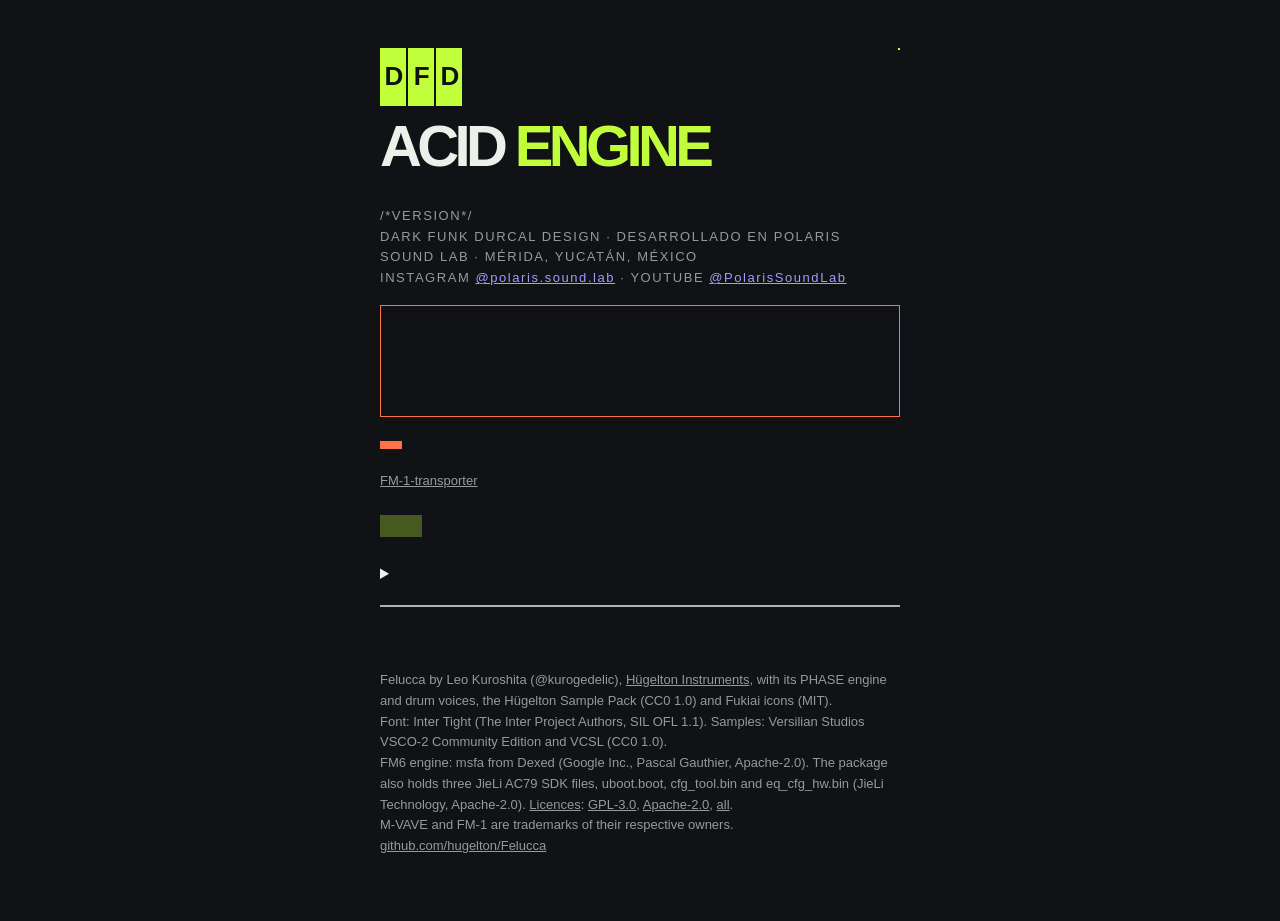
<file: fm1/firmware/tools/installer_template.html>
<!doctype html>
<!-- SPDX-License-Identifier: GPL-3.0-only
     Copyright (C) 2026 Leo Kuroshita (@kurogedelic), Hügelton Instruments -->
<html lang="en">
<head>
<meta charset="utf-8">
<meta name="viewport" content="width=device-width, initial-scale=1">
<title>DFD ACID ENGINE · FM-1 Installer</title>
<style>
  :root { --bg: #111216; --fg: #edf0e9; --dim: #96999c; }
  body { margin: 0; background: var(--bg); color: var(--fg);
         font: 16px/1.6 "Helvetica Neue", Helvetica, Arial, sans-serif; }
  main { max-width: 520px; margin: 0 auto; padding: 48px 16px; }
  h1 { font-size: 24px; font-weight: 600; margin: 0 0 24px; }
  .don { display:inline-block; font-size:12px; letter-spacing:.08em; color:#1a1c19; background:#ff7147; border:1px solid #ff7147; border-radius:0; padding:3px 10px; text-decoration:none; white-space:nowrap }
  .don:hover { background:#ff9472 }
  .lang { float: right; font-size: 13px; color: var(--dim); cursor: pointer; text-decoration: underline; background: none; padding: 0; color: var(--dim); }
  p { margin: 0 0 16px; }
  button { font: inherit; font-weight: 800; letter-spacing:.06em; background: #c1ff3a; color: #111216; border: 1px solid #c1ff3a; border-radius: 0; padding: 10px 20px; cursor: pointer; }
  button:disabled { opacity: .3; cursor: default; }
  #status { margin-top: 16px; min-height: 1.6em; }
  .small { color: var(--dim); font-size: 13px; }
  progress { width: 100%; height: 4px; margin-top: 16px; }
  .mark { display:inline-grid; grid-template-columns:repeat(3,1fr); width:84px; font-weight:900; font-size:26px; letter-spacing:-.06em; margin-bottom:14px }
  .mark span { background:#c1ff3a; color:#111216; padding:8px 4px; text-align:center; border-right:2px solid #111216 }
  a { color:#a799ff }
  pre { color: var(--dim); font-size: 12px; white-space: pre-wrap; margin-top: 16px; }
</style>
</head>
<body>
<main>
  <button class="lang" id="lang"></button>
  <div class="mark"><span>D</span><span>F</span><span>D</span></div>
  <h1 style="font-size:58px;line-height:.9;letter-spacing:-.08em;font-weight:900;margin-bottom:10px;text-transform:uppercase">Acid <span style="color:#c1ff3a">Engine</span></h1>
  <p class="small" style="letter-spacing:.12em"><b style="letter-spacing:.04em;font-size:15px;color:#c1ff3a" data-t="tag"></b><br><span data-t="fwfor"></span> /*VERSION*/<br>DARK FUNK DURCAL DESIGN · DESARROLLADO EN POLARIS SOUND LAB · MÉRIDA, YUCATÁN, MÉXICO<br>INSTAGRAM <a href="https://www.instagram.com/polaris.sound.lab/">@polaris.sound.lab</a> · YOUTUBE <a href="https://www.youtube.com/@PolarisSoundLab">@PolarisSoundLab</a><br><span data-t="based"></span></p>
  <div style="border:1px solid #ff7147;border-radius:0;padding:10px 12px;margin:0 0 18px;font-size:14px"><b data-t="b0"></b><br><span data-t="b1"></span><br><span data-t="b2"></span><br><span data-t="b3"></span><br><span data-t="b4"></span></div>
  <p class="small"><span data-t="free"></span> <a class="don" href="https://www.paypal.com/donate/?business=drophlex%40gmail.com&amp;no_recurring=0&amp;item_name=DFD-ACID-ENGINE&amp;currency_code=USD" target="_blank" rel="noopener" data-t="donate"></a></p>
  <p data-t="intro"></p>
  <p class="small" data-t="langNote"></p>
  <p data-t="warn"></p>
  <p class="small" data-t="direct"></p>
  <p class="small" data-t="beta"></p>
  <p class="small"><span data-t="brick"></span>
    <a href="https://github.com/kurogedelic/FM-1-transporter" target="_blank" rel="noopener" style="color:inherit">FM-1-transporter</a></p>
  <p><button id="go" disabled data-t="install"></button></p>
  <details style="margin-top:24px">
    <summary data-t="stockTitle"></summary>
    <p class="small" data-t="back"></p>
    <p class="small"><a href="https://www.m-vave.com/download" target="_blank" rel="noopener" style="color:inherit">M-VAVE Downloads</a></p>
    <p><label><span data-t="stockFile"></span><br><input id="stock-file" type="file" accept=".fwsc"></label></p>
    <p><button id="stock-go" disabled data-t="stockGo"></button></p>
    <p class="small" data-t="stockBackup"></p>
    <p class="small"><label><input id="stock-recovery" type="checkbox"> <span data-t="stockRecovery"></span></label></p>
  </details>
  <progress id="bar" max="100" value="0"></progress>
  <p id="status"></p>
  <pre id="log"></pre>
  <p class="small">Felucca by Leo Kuroshita (@kurogedelic), <a href="https://hugelton.com" target="_blank" rel="noopener" style="color:inherit">Hügelton Instruments</a>, with its PHASE engine and drum voices, the Hügelton Sample Pack (CC0 1.0) and Fukiai icons (MIT).<br>
    Font: Inter Tight (The Inter Project Authors, SIL OFL 1.1). Samples: Versilian Studios VSCO-2 Community Edition and VCSL (CC0 1.0).<br>
    FM6 engine: msfa from Dexed (Google Inc., Pascal Gauthier, Apache-2.0). The package also holds three JieLi AC79 SDK files, uboot.boot, cfg_tool.bin and eq_cfg_hw.bin (JieLi Technology, Apache-2.0). <a href="../../firmware/LICENSING.md" style="color:inherit">Licences</a>: <a href="../../firmware/LICENSE" style="color:inherit">GPL-3.0</a>, <a href="../../firmware/LICENSES/Apache-2.0.txt" style="color:inherit">Apache-2.0</a>, <a href="../../firmware/LICENSES/" style="color:inherit">all</a>.<br>
    M-VAVE and FM-1 are trademarks of their respective owners.<br>
    <span data-t="license"></span> <a href="https://github.com/hugelton/Felucca" target="_blank" rel="noopener" style="color:inherit">github.com/hugelton/Felucca</a></p>
</main>
<script type="module">
// SPDX-License-Identifier: GPL-3.0-only
// Copyright (C) 2026 Leo Kuroshita (@kurogedelic), Hügelton Instruments
//
// FM-1 .fwsc packages in the browser: the package identity and the image the
// device reads during an update.

const BLOCKS = 20, BLK = 0x30, KEEP = 0x2F;
const STOCK_V15_SHA256 = "db1642b2b6fa5c2cccb11ffd13878068bb28601678d3644049f99dc40e7edb8a";
const STOCK_APP_SIZE = 0x8DFBC;
const STOCK_V15_SIZE = 699956;
// the official firmware files a return to stock accepts (FM-1.fwsc from M-VAVE, unmodified): size, SHA-256 and the layout
// each one has (#329: V16, 2026-10-21, writes 88 KiB more of the flash and moves the app)
const STOCK = [
  { version: "V15", size: STOCK_V15_SIZE, sha256: STOCK_V15_SHA256, product: "FM-1_015", flashSize: 602112,
    appOff: 16672, appSize: STOCK_APP_SIZE },
  { version: "V16", size: 718196, sha256: "d017fb65e70aca97ee29d944470c3515a74581df5c0576bf70de917c7b2b61d5",
    product: "FM-1_016", flashSize: 692224, appOff: 16704, appSize: 597928 },
];
const STOCK_SIZES = STOCK.map((k) => k.size);

const T = new Uint16Array(256);
for (let i = 0; i < 256; i++) {
  let c = i << 8;
  for (let k = 0; k < 8; k++) c = c & 0x8000 ? (c << 1) ^ 0x1021 : c << 1;
  T[i] = c & 0xFFFF;
}

function crc16(d, crc = 0) {
  for (let i = 0; i < d.length; i++) crc = ((crc << 8) & 0xFFFF) ^ T[((crc >> 8) ^ d[i]) & 0xFF];
  return crc;
}

function enc(buf, off, size, key = 0xFFFF) {
  for (let i = 0; i < size; i++) {
    buf[off + i] ^= key & 0xFF;
    key = ((key * 2) ^ (key & 0x8000 ? 0x1021 : 0)) & 0xFFFF;
  }
}

function sfc(buf, off, size, base, key) {
  for (let i = 0; i < size; i += 32) enc(buf, off + i, Math.min(size - i, 32), key ^ ((off + i - base) >> 2));
}

function chipkeyDecode(d) {
  let sum = 0;
  for (let i = 0; i < 16; i++) sum += d[i];
  sum &= 0xFF;
  sum = sum >= 0xE0 ? 0xAA : sum <= 0x10 ? 0x55 : sum;
  let k = 0;
  for (let i = 0; i < 16; i++) if ((d[16 + i] ^ d[15 - i]) < sum) k |= 1 << i;
  return k;
}

const align32 = (v) => (v + 31) & ~31;
const u16 = (b, o) => b[o] | (b[o + 1] << 8);
const u32 = (b, o) => (b[o] | (b[o + 1] << 8) | (b[o + 2] << 16) | (b[o + 3] << 24)) >>> 0;
function w16(b, o, v) { b[o] = v & 0xFF; b[o + 1] = (v >> 8) & 0xFF; }
function w32(b, o, v) { w16(b, o, v & 0xFFFF); w16(b, o + 2, (v >>> 16) & 0xFFFF); }

class Entry {                                   // JLFS head, 32 bytes
  constructor(raw, off) {
    this.hdrOff = off;
    this.hcrc = u16(raw, off);
    this.dcrc = u16(raw, off + 2);
    this.offset = u32(raw, off + 4);
    this.size = u32(raw, off + 8);
    this.flags = raw[off + 12];
    this.resvd = raw[off + 13];
    this.index = u16(raw, off + 14);
    this.rawName = raw.slice(off + 16, off + 32);
    const z = this.rawName.indexOf(0);
    this.name = String.fromCharCode(...this.rawName.slice(0, z < 0 ? 16 : z));
    if (crc16(raw.subarray(off + 2, off + 32)) !== this.hcrc) throw new Error(`JLFS header CRC mismatch @${off.toString(16)}`);
  }
  packInto(buf) {
    const o = this.hdrOff;
    w16(buf, o + 2, this.dcrc); w32(buf, o + 4, this.offset); w32(buf, o + 8, this.size);
    buf[o + 12] = this.flags; buf[o + 13] = this.resvd; w16(buf, o + 14, this.index);
    buf.set(this.rawName, o + 16);
    this.hcrc = crc16(buf.subarray(o + 2, o + 32));
    w16(buf, o, this.hcrc);
  }
}

class Package {
  constructor(bytes) {
    this.raw = new Uint8Array(bytes);
    this.parseUfw();
    this.flash = this.raw.slice(this.flashFileOff, this.flashFileOff + this.flashSize);
    this.parseFlash();
  }

  get product() { return productOf(this.raw); }

  setProduct(name) {
    if (name.length > BLOCKS) throw new Error("product name too long");
    for (let i = 0; i < BLOCKS; i++) {
      const m = i < name.length ? (name.charCodeAt(i) + i + 1) & 0xFF : 0x7D;
      if (i < name.length && m === 0x7D) throw new Error("product name encodes to the unused marker");
      this.raw[i * BLK + KEEP] = m;
    }
  }

  headerBytes() {
    const h = new Uint8Array(BLOCKS * KEEP);
    for (let i = 0; i < BLOCKS; i++) h.set(this.raw.subarray(i * BLK, i * BLK + KEEP), i * KEEP);
    return h;
  }

  hdrFileOff(i) { return Math.floor(i / KEEP) * BLK + (i % KEEP); }

  parseUfw() {
    const h = this.headerBytes();
    enc(h, 0, 0x40);
    const hcrc = u16(h, 0), lcrc = u16(h, 2), nent = u16(h, 8);
    if (crc16(h.subarray(2, 0x40)) !== hcrc) throw new Error("not an FM-1 .fwsc (UFW header CRC mismatch)");
    this.skew = BLOCKS * BLK - h.length;
    this.ufw = h;
    this.nent = nent;
    const hsize = 0x40 + nent * 0x50;
    if (crc16(h.subarray(0x40, hsize)) !== lcrc) throw new Error("UFW entry list CRC mismatch");
    this.entries = [];
    for (let off = 0x40; off < hsize; off += 0x50) {
      const e = h.slice(off, off + 0x50);
      enc(e, 0, 0x50);
      const z = e.subarray(0x40, 0x50).indexOf(0);
      this.entries.push({ off, type: u16(e, 0), dcrc: u16(e, 4), dataOff: u32(e, 8), size: u32(e, 12),
        name: String.fromCharCode(...e.subarray(0x40, z < 0 ? 0x50 : 0x40 + z)), plain: e });
    }
    const fl = this.entries.find((e) => e.type === 0);
    if (!fl) throw new Error("no flash.bin in the package");
    this.flashEntry = fl;
    this.flashFileOff = fl.dataOff + this.skew;
    this.flashSize = fl.size;
    if (crc16(this.raw.subarray(this.flashFileOff, this.flashFileOff + fl.size)) !== fl.dcrc) throw new Error("flash.bin CRC mismatch");
  }

  parseFlash() {
    const dec = this.flash.slice();
    const h = dec.slice(0, 32);
    enc(h, 0, 32);
    if (crc16(h.subarray(2, 32)) !== u16(h, 0)) throw new Error("flash header CRC mismatch");
    this.chipKey = null; this.appBase = null;
    for (let off = 32; ; off += 32) {
      enc(dec, off, 32);
      const e = new Entry(dec, off);
      if (e.name === "isd_config.ini") {
        const blob = dec.subarray(e.offset, e.offset + 34);
        if (crc16(blob.subarray(0, 32)) === u16(blob, 32)) this.chipKey = chipkeyDecode(blob.subarray(0, 32));
      }
      if (e.flags === 0x81 && e.name === "app_dir_head" && this.appBase === null) this.appBase = e.offset;
      if (e.index) break;
    }
    if (this.chipKey === null || this.appBase === null) throw new Error("chip key or app_dir_head not found");
    const b = this.appBase, k = this.chipKey, end = align32(b + 32);
    sfc(dec, b, end - b, b, k);
    const head = new Entry(dec, b);
    const blkEnd = b + head.size;
    if (blkEnd > end) sfc(dec, end, blkEnd - end, b, k);
    this.sfcEnd = Math.max(end, blkEnd);
    this.cfgLen = 0;
    const probe = this.flash.slice(b, align32(blkEnd) + 32);
    sfc(probe, 0, probe.length, 0, k);
    try {
      const cfg = new Entry(probe, blkEnd - b);
      if (cfg.name === "cfg" && blkEnd + cfg.size <= this.flash.length) this.cfgLen = cfg.size;
    } catch (_) { /* no cfg block */ }
    if (this.cfgLen) {
      const region = this.flash.slice(b, blkEnd + this.cfgLen);
      sfc(region, 0, region.length, 0, k);
      dec.set(region, b);
      this.sfcEnd = blkEnd + this.cfgLen;
    }
    this.head = head;
    this.app = null;
    for (let off = b + 32; ; off += 32) {
      const e = new Entry(dec, off);
      if (e.flags === 0x82 && e.name === "app.bin") this.app = e;
      if (e.index) break;
    }
    if (!this.app) throw new Error("app.bin not found in app area");
    this.appOff = b + this.app.offset;
    this.dec = dec;
  }

  // the new app, padded to the stock size (Felucca never changes the layout)
  setApp(app) {
    if (app.length > this.app.size) throw new Error(`app is ${app.length} B, the slot is ${this.app.size} B`);
    const nw = new Uint8Array(this.app.size).fill(0xFF);
    nw.set(app);
    const a = this.app, h = this.head, b = this.appBase;
    this.dec.set(nw, this.appOff);
    a.dcrc = crc16(nw);
    a.packInto(this.dec);
    h.dcrc = crc16(this.dec.subarray(h.hdrOff + 32, h.hdrOff + h.size));
    h.packInto(this.dec);
    this.sfcEnd = Math.max(align32(b + 32), b + h.size + this.cfgLen);
    const region = this.dec.slice(b, this.sfcEnd);
    sfc(region, 0, region.length, 0, this.chipKey);
    this.flash.set(region, b);
  }

  serialize() {
    const out = this.raw.slice();
    out.set(this.flash, this.flashFileOff);
    const fl = this.flashEntry, e = fl.plain.slice();
    w16(e, 4, crc16(this.flash));
    enc(e, 0, 0x50);
    const h = this.ufw.slice();
    h.set(e, fl.off);
    const hsize = 0x40 + this.nent * 0x50;
    w16(h, 2, crc16(h.subarray(0x40, hsize)));
    w16(h, 0, crc16(h.subarray(2, 0x40)));
    enc(h, 0, 0x40);
    for (let i = 0; i < hsize; i++) out[this.hdrFileOff(i)] = h[i];
    return out;
  }
}

// the package identity ("FM-1_904"): one marker byte after each of the first 20 blocks
function productOf(fwsc) {
  if (fwsc.length < BLOCKS * BLK) throw new Error("not an FM-1 package (too short)");
  let s = "";
  for (let i = 0; i < BLOCKS; i++) {
    const m = fwsc[i * BLK + KEEP];
    if (m !== 0x7D) s += String.fromCharCode((m - i - 1) & 0xFF);
  }
  return s;
}

// the image the device addresses during an update: the .fwsc without the 20 marker bytes
function logicalImage(fwsc) {
  const out = new Uint8Array(fwsc.length - BLOCKS);
  for (let i = 0; i < BLOCKS; i++) out.set(fwsc.subarray(i * BLK, i * BLK + KEEP), i * KEEP);
  out.set(fwsc.subarray(BLOCKS * BLK), BLOCKS * KEEP);
  return out;
}

async function sha256hex(bytes) {
  const d = await crypto.subtle.digest("SHA-256", bytes);
  return [...new Uint8Array(d)].map((x) => x.toString(16).padStart(2, "0")).join("");
}

// Only the user's unmodified official V15 or V16 is accepted for a return to stock.
// The digest pins every file, loader and flash layout; filenames are not evidence.
async function validateStockPackage(bytes) {
  const sha = STOCK_SIZES.includes(bytes.length) ? await sha256hex(bytes) : "";
  const k = STOCK.find((x) => x.size === bytes.length && x.sha256 === sha);
  if (!k) throw new Error("Select the unmodified official FM-1 V15 or V16 file (FM-1.fwsc).");
  const pkg = new Package(bytes);
  if (pkg.product !== k.product || pkg.flashFileOff !== 1044 || pkg.flashSize !== k.flashSize ||
      pkg.appBase !== 16384 || pkg.appOff !== k.appOff || pkg.app.size !== k.appSize ||
      !pkg.entries.some((e) => e.type === 100 && e.name === "ota.bin" && e.size === 19969))
    throw new Error("The official firmware has an unsupported FM-1 layout.");
  return { product: pkg.product, version: k.version, image: logicalImage(bytes), sha256: k.sha256 };
}

// official V15 + Felucca app -> installable package (Uint8Array)
async function buildFeluccaPackage(stockBytes, appBytes, product) {
  const sha = await sha256hex(stockBytes);
  if (sha !== STOCK_V15_SHA256) throw new Error("this is not the official FM-1 V15 firmware file (FM-1.fwsc)");
  const pkg = new Package(stockBytes);
  pkg.setApp(appBytes);
  pkg.setProduct(product);
  return pkg.serialize();
}

// SPDX-License-Identifier: GPL-3.0-only
// Copyright (C) 2026 Leo Kuroshita (@kurogedelic), Hügelton Instruments
//
// The FM-1 USB-MIDI update protocol over WebMIDI (after tools/fm1_install.py).
// Step 1: the running firmware (official
// or Felucca) reads parts of the package and stages the update loader. Step 2:
// the loader reads the whole image and writes it. Both steps are "the device
// asks, we answer": cmd 0x30 read requests on the logical image.

const HS_QUERY = [0xF0, 0x00, 0x32, 0x45, 0x00, 0x00, 0x00, 0x40, 0x7F, 0xF7];
const UPGRADE = [0xF0, 0x22, 0x24, 0x35, 0x7F, 0xF7];
const MAXDATA = 512;
const sleep = (ms) => new Promise((r) => setTimeout(r, ms));
const IS_OTA = (id) => /^ota-/i.test(id.model);

// errors carry a code the pages translate: notfound, model, stopped, noloader, lost, noreturn,
// mismatch (detail: the identity the device reports), badreq
function fail(code, msg, detail = "") { const e = new Error(msg); e.code = code; e.detail = detail; return e; }

function pack7(data) {
  const out = []; let acc = 0, nb = 0;
  for (const b of data) {
    acc |= b << nb; nb += 8;
    while (nb >= 7) { out.push(acc & 0x7F); acc >>>= 7; nb -= 7; }
  }
  if (nb) out.push(acc & 0x7F);
  return out;
}

function unpack7(s) {
  const out = []; let acc = 0, nb = 0;
  for (const b of s) {
    acc |= (b & 0x7F) << nb; nb += 7;
    while (nb >= 8) { out.push(acc & 0xFF); acc >>>= 8; nb -= 8; }
  }
  return out;
}

function response(addr, data, fl = 0) {
  const len = data.length;
  const body = [0x00, 0x59, 0x30, (len + 8) & 0xFF, ((len + 8) >> 8) & 0xFF, 0, fl,
    addr & 0xFF, (addr >>> 8) & 0xFF, (addr >>> 16) & 0xFF, (addr >>> 24) & 0xFF,
    len & 0xFF, (len >> 8) & 0xFF, 0, ...data];
  let s = 0;
  for (let i = 6; i < body.length; i++) s += body[i];
  body.push(~s & 0xFF);
  return [0xF0, ...pack7(body), 0xF7];
}

function parseRequest(pkt) {
  if (pkt[0] !== 0xF0 || pkt[pkt.length - 1] !== 0xF7) return null;
  const u = unpack7(pkt.slice(1, -1));
  if (u.length !== 15 || u[0] !== 0 || u[1] !== 0x59 || u[2] !== 0x30) return null;
  let s = 0;
  for (let i = 6; i < 14; i++) s += u[i];
  if ((~s & 0xFF) !== u[14]) return null;
  return { fl: u[6], addr: (u[7] | (u[8] << 8) | (u[9] << 16) | (u[10] << 24)) >>> 0, len: u[11] | (u[12] << 8) | (u[13] << 16) };
}

function parseIdentity(pkt) {
  const d = unpack7(pkt.slice(1, -1));
  if (d.length !== 34 || d[0] !== 0 || d[1] !== 0x59 || d[2] !== 0x11) return null;
  const txt = String.fromCharCode(...d.slice(6, 33)).replace(/\0+$/, "");
  const m = /^([^_]+)_(\d+)$/.exec(txt);
  return m ? { text: txt, model: m[1], version: parseInt(m[2], 10) } : null;
}

// one MIDI in/out pair with a SysEx queue
class Link {
  constructor(input, output) {
    this.input = input; this.output = output; this.q = []; this.waiter = null;
    input.onmidimessage = (ev) => {
      if (ev.data[0] !== 0xF0) return;
      this.q.push(Array.from(ev.data));
      if (this.waiter) { const w = this.waiter; this.waiter = null; w(); }
    };
  }
  get lost() { return this.input.state === "disconnected" || this.output.state === "disconnected"; }
  // false when the port is gone (unplugged): WebMIDI throws on a disconnected output
  send(bytes) {
    try { this.output.send(bytes); return true; } catch (_) { return false; }
  }
  drain() { this.q.length = 0; }
  async read(ms) {
    if (!this.q.length) {
      let tm;
      await Promise.race([new Promise((r) => { this.waiter = r; }), new Promise((r) => { tm = setTimeout(r, ms); })]);
      clearTimeout(tm);
      this.waiter = null;
    }
    return this.q.shift() || null;
  }
  close() { this.input.onmidimessage = null; }
}

async function handshake(link, tries = 3) {
  link.drain();
  for (let t = 0; t < tries; t++) {
    if (!link.send(HS_QUERY)) return null;
    const end = Date.now() + 1000;
    while (Date.now() < end) {
      const p = await link.read(end - Date.now());
      if (!p) break;
      const id = parseIdentity(p);
      if (id) return id;
    }
  }
  return null;
}

class Updater {
  constructor(access, log) {
    this.access = access;
    this.log = log || (() => {});
  }

  // every in/out pair with the same port name that answers the handshake
  async find(filter) {
    const outs = [...this.access.outputs.values()];
    for (const input of this.access.inputs.values()) {
      if (input.state === "disconnected") continue;
      if (!/fm-1|felucca|ota|composite|sinco|usb-midi/i.test(input.name || "")) continue;   // never probe other gear
      const output = outs.find((o) => o.name === input.name && o.state !== "disconnected");
      if (!output) continue;
      try { await input.open(); await output.open(); } catch (_) { continue; }
      const link = new Link(input, output);
      const id = await handshake(link, 2);
      if (id && (!filter || filter(id))) return { link, id, name: input.name };
      link.close();
    }
    return null;
  }

  async waitFor(filter, ms) {
    const end = Date.now() + ms;
    while (Date.now() < end) {
      const dev = await this.find(filter);
      if (dev) return dev;
      await sleep(1000);
    }
    return null;
  }

  // serve read requests until the device asks for one of the finish addresses; stops early
  // when the port disappears (lost: true) instead of waiting out idleMs
  async serve(link, image, finishAddr, idleMs, onProgress) {
    let served = 0, last = Date.now();
    for (;;) {
      const pkt = await link.read(1000);
      if (!pkt) {
        if (link.lost) return { served, finished: false, lost: true };
        if (Date.now() - last > idleMs) return { served, finished: false };
        continue;
      }
      const r = parseRequest(pkt);
      if (!r) continue;
      last = Date.now();
      if (r.addr === 0xE0000000 || r.addr === 0xF0000000) {
        link.send(response(r.addr, [...new TextEncoder().encode("success"), 0]));
        if (r.addr === finishAddr) return { served, finished: true };
        continue;
      }
      if (r.len > MAXDATA || r.addr + r.len > image.length) throw fail("badreq", `bad request ${r.addr.toString(16)}+${r.len}`);
      await sleep(10);
      if (!link.send(response(r.addr, Array.from(image.subarray(r.addr, r.addr + r.len)), r.fl))) {
        return { served, finished: false, lost: true };
      }
      served++;
      if (onProgress) onProgress(served, r.addr);
    }
  }

  // full install: running firmware -> loader -> new firmware
  async install(image, product, onStep) {
    const step = onStep || (() => {});
    const dev = await this.find((id) => !IS_OTA(id));
    if (!dev) throw fail("notfound", "FM-1 not found (USB cable, and no other app using it?)");
    const [model] = product.split("_");
    if (dev.id.model !== model) { dev.link.close(); throw fail("model", `the device is ${dev.id.text}, the package is for ${product}`); }
    step("start", dev.id.text);
    dev.link.send(UPGRADE);
    await sleep(2000);
    const s1 = await this.serve(dev.link, image, 0xE0000000, 8000, (n) => step("verify", n));
    dev.link.close();
    if (!s1.finished) throw fail(s1.lost ? "lost" : "stopped", `the device ${s1.lost ? "was disconnected" : "stopped"} after ${s1.served} requests: nothing was written`);
    step("loader");
    await sleep(3000);
    const ota = await this.waitFor((id) => id.model === "ota-" + model, 30000);
    if (!ota) throw fail("noloader", "the update loader did not appear. Replug the USB cable and press Install again: the device stays in update mode until it is finished.");
    const s2 = await this.write(ota, image, step);
    if (!s2.finished) throw fail(s2.lost ? "lost" : "stopped", `the loader ${s2.lost ? "was disconnected" : "stopped"} after ${s2.served} requests. Replug and press Install again to resume.`);
    step("reboot");
    await sleep(3000);
    const back = await this.waitFor((id) => !IS_OTA(id), 40000);
    if (!back) throw fail("noreturn", "the device did not come back: power-cycle it");
    back.link.close();
    if (back.id.text !== product) throw fail("mismatch", `installed, but the device reports ${back.id.text}`, back.id.text);
    step("done", back.id.text);
    return back.id.text;
  }

  // step 2 with the loader found by find()/waitFor()
  async write(ota, image, step) {
    ota.link.send(UPGRADE);
    await sleep(2000);
    const s2 = await this.serve(ota.link, image, 0xF0000000, 180000, (n) => step("write", n));
    ota.link.close();
    return s2;
  }

  // resume: the device is already in update mode (loader) -> true when the write finished
  async resume(image, onStep, product = null) {
    const model = product && product.split("_")[0];
    const ota = await this.find((id) => model ? id.model === "ota-" + model : IS_OTA(id));
    if (!ota) return false;
    const step = onStep || (() => {});
    const result = await this.write(ota, image, step);
    if (!result.finished) return false;
    if (product) {
      step("reboot");
      await sleep(3000);
      const back = await this.waitFor((id) => id.model === model, 40000);
      if (!back) throw fail("noreturn", "The FM-1 did not return after resuming the write.");
      back.link.close();
      if (back.id.text !== product) throw fail("mismatch", "The FM-1 reports a different firmware after resuming.", back.id.text);
      step("done", back.id.text);
    }
    return true;
  }
}

// SPDX-License-Identifier: GPL-3.0-only
// Copyright (C) 2026 Leo Kuroshita (@kurogedelic), Hügelton Instruments
// Local, complete musical archives. Requests name whitelisted objects, never flash addresses.
// 8: the FM6 patch bank of 1.0..1.0.2 (listed empty since 1.0.3: a restore of an older archive's bank moves its patches
// into the user presets restored before it); 9: the user presets' FM6 patches (1.0.3)
const BACKUP_IDS = [0, 1, 2, 3, 4, 5, 6, 7, 8, 9, 32, 33, 34];
const BACKUP_IDS_V2 = BACKUP_IDS.filter((id) => id !== 9);              // 1.0..1.0.2, and their archives
const BACKUP_IDS_V1 = BACKUP_IDS_V2.filter((id) => id !== 8);           // firmware before FM6, and its archives
const idsOf = (n) => [BACKUP_IDS, BACKUP_IDS_V2, BACKUP_IDS_V1].find((ids) => ids.length === n) || null;
const BACKUP_CMD = { LIST: 65, GET: 66, PUT: 67 };
const BACKUP_CHUNK = 256;
const bkU32 = (n) => Array.from({ length: 5 }, (_, i) => (n >>> (i * 7)) & (i === 4 ? 15 : 127));
const bkR32 = (a, off = 0) => {
  if (a.length < off + 5 || a[off + 4] > 15) throw new Error("Invalid archive number");
  return (a[off] | a[off + 1] << 7 | a[off + 2] << 14 | a[off + 3] << 21 | a[off + 4] << 28) >>> 0;
};
function bkPack(bytes) {
  const a = [];
  for (let off = 0; off < bytes.length; off += 7) {
    const chunk = bytes.subarray(off, off + 7);
    a.push(chunk.reduce((m, b, i) => m | (b >>> 7) << i, 0), ...chunk.map((b) => b & 127));
  }
  return a;
}
function bkUnpack(a, size) {
  const out = new Uint8Array(size); let i = 0, j = 0;
  while (j < size) {
    const n = Math.min(7, size - j), mask = a[i++];
    if (mask == null || mask >>> n) throw new Error("Invalid archive bytes");
    for (let k = 0; k < n; k++) {
      if (a[i] == null || a[i] > 127) throw new Error("Short archive chunk");
      out[j++] = a[i++] | (mask >>> k & 1) << 7;
    }
  }
  if (i !== a.length) throw new Error("Trailing archive bytes");
  return out;
}
function bkCrc(bytes) {
  let c = 0xffffffff;
  for (const b of bytes) {
    c ^= b;
    for (let k = 0; k < 8; k++) c = c >>> 1 ^ (c & 1 ? 0xedb88320 : 0);
  }
  return (~c) >>> 0;
}
function bkCheck(rc) {
  if (rc) throw new Error(({ 1: "Invalid archive object", 2: "Archive data failed validation", 3: "Stop playback first", 4: "Flash write failed", 5: "Start a fresh backup" })[rc] || `Archive error ${rc}`);
}
function bkManifest(a) {
  if (a[0] !== 1) throw new Error("Unsupported archive protocol");
  bkCheck(a[1]);
  const ids = idsOf(a[2]);
  if (!ids || a.length !== 3 + a[2] * 11) throw new Error("Incomplete archive manifest");
  return ids.map((id, i) => {
    const p = 3 + i * 11;
    if (a[p] !== id) throw new Error("Unexpected archive object");
    const size = bkR32(a, p + 1), crc = bkR32(a, p + 6);
    if (size > (id >= 32 ? 81920 : 3840) || (!size && crc)) throw new Error("Archive object too large");
    return { id, size, crc };
  });
}
const bkBase64 = (bytes) => { let s = ""; for (const b of bytes) s += String.fromCharCode(b); return btoa(s); };
function readBackup(file) {
  if (typeof file === "string") file = JSON.parse(file);
  const ids = file && Array.isArray(file.objects) ? idsOf(file.objects.length) : null;
  if (!file || file.format !== "felucca-backup" || file.version !== 1 || !ids)
    throw new Error("Not a complete Felucca backup");
  const objects = file.objects.map((o, i) => {
    if (!o || o.id !== ids[i] || !Number.isInteger(o.size) || o.size < 0 || o.size > (o.id >= 32 ? 81920 : 3840) ||
        !Number.isInteger(o.crc) || o.crc < 0 || o.crc > 0xffffffff || typeof o.data !== "string" ||
        o.data.length !== 4 * Math.ceil(o.size / 3) || !/^(?:[A-Za-z0-9+/]{4})*(?:[A-Za-z0-9+/]{2}==|[A-Za-z0-9+/]{3}=)?$/.test(o.data))
      throw new Error("Invalid backup object");
    const bytes = Uint8Array.from(atob(o.data), (c) => c.charCodeAt(0));
    if (bytes.length !== o.size || bkCrc(bytes) !== o.crc) throw new Error("Backup checksum mismatch");
    if (o.id >= 32 && o.size) {
      if (o.size < 512) throw new Error("Short sample backup");
      const view = new DataView(bytes.buffer), length = view.getUint32(16, true), count = bytes[6];
      if (view.getUint32(0, true) !== 0x504d5346 || view.getUint16(4, true) !== 1 || !count || count > 16 ||
          length !== o.size - 512 || bkCrc(bytes.subarray(512)) !== view.getUint32(20, true)) throw new Error("Invalid sample backup");
      for (let z = 0; z < count; z++) {
        const off = 32 + z * 28, start = view.getUint32(off,true), n = view.getUint32(off+4,true),
          ls = view.getUint32(off+8,true), le = view.getUint32(off+12,true), rate = view.getUint32(off+16,true);
        if (!n || start > length || Math.ceil(n/2) > length - start || n > 163840 || ls > le || le >= n ||
            !rate || rate > 262144 || bytes[off+24] > 88 || bytes[off+25] > bytes[off+26]) throw new Error("Invalid sample zone");
      }
    }
    return { ...o, bytes };
  });
  if (!objects[0].size || !objects[1].size) throw new Error("Backup is missing the current music or settings");
  return { ...file, objects };
}
async function captureBackup(request, firmware, onProgress = () => {}) {
  const manifest = bkManifest(await request([BACKUP_CMD.LIST, []], { timeout: 3000, retries: 0 }));
  const objects = [], total = manifest.reduce((n, o) => n + o.size, 0); let done = 0;
  for (const o of manifest) {
    const bytes = new Uint8Array(o.size);
    for (let off = 0; off < o.size; off += BACKUP_CHUNK) {
      const size = Math.min(BACKUP_CHUNK, o.size - off);
      const a = await request([BACKUP_CMD.GET, [o.id, ...bkU32(off), size & 127, size >>> 7]], { timeout: 1000, retries: 1 });
      bkCheck(a[1]);
      if (a[0] !== o.id || bkR32(a, 2) !== off || (a[7] | a[8] << 7) !== size) throw new Error("Unexpected backup reply");
      bytes.set(bkUnpack(a.slice(9), size), off);
      done += size; onProgress(done, total);
    }
    if (bkCrc(bytes) !== o.crc) throw new Error("The device changed during backup. Try again while stopped.");
    objects.push({ ...o, data: bkBase64(bytes) });
  }
  const file = { format: "felucca-backup", version: 1, firmware, created: new Date().toISOString(), objects };
  readBackup(file); return file;
}
async function restoreBackup(request, file, onProgress = () => {}) {
  const archive = readBackup(file); // Validate every byte before the first destructive request.
  const total = archive.objects.reduce((n, o) => n + o.size, 0); let done = 0;
  const ask = async (r, o = {}) => request(r, { timeout: 4000, retries: 0, ...o });
  const put = async (args) => { const a = await ask([BACKUP_CMD.PUT, args]); bkCheck(a[2]); return a; };
  // Restore live music last. Other objects commit individually; a disconnect can leave a partial restore.
  for (const o of [...archive.objects.slice(2), archive.objects[1], archive.objects[0]]) {
    if (o.id >= 32) {
      const slot = o.id - 32;
      const check = (a) => { if (a[0] !== slot) throw new Error("Unexpected sample reply"); bkCheck(a.at(-1)); };
      if (!o.size) check(await ask([14, [slot]]));
      else {
        if (o.size < 512) throw new Error("Short sample backup");
        check(await ask([11, [slot]]));
        for (let off = 512; off < o.size; off += BACKUP_CHUNK) {
          const chunk = o.bytes.subarray(off, off + BACKUP_CHUNK);
          check(await ask([12, [slot, off & 127, off >>> 7 & 127, off >>> 14 & 127, ...bkPack(chunk)]]));
          done += chunk.length; onProgress(done, total);
        }
        check(await ask([13, [slot, ...bkPack(o.bytes.subarray(0, 480))]]));
        done += 512; onProgress(done, total);
      }
    } else {
      if (o.id === 9) {                    // firmware before 1.0.3 does not take id 9 (rc 1 at begin, nothing written): skip it
        const a = await ask([BACKUP_CMD.PUT, [0, o.id, ...bkU32(o.size), ...bkU32(o.crc)]]);
        if (a[2] === 1) { done += o.size; onProgress(done, total); continue; }
        bkCheck(a[2]);
      } else await put([0, o.id, ...bkU32(o.size), ...bkU32(o.crc)]);
      try {
        for (let off = 0; off < o.size; off += BACKUP_CHUNK) {
          const chunk = o.bytes.subarray(off, off + BACKUP_CHUNK);
          await put([1, o.id, ...bkU32(off), ...bkPack(chunk)]);
          done += chunk.length; onProgress(done, total);
        }
        await put([2, o.id]);
      } catch (e) { await put([3, o.id]).catch(() => {}); throw e; }
    }
  }
  return archive;
}

// Installer connection: no editor page or watcher owns this input simultaneously.
class BackupConnection {
  constructor(input, output) {
    this.input = input; this.output = output; this.pending = null;
    input.onmidimessage = (e) => {
      const d = e.data;
      if (d.length < 6 || d[0] !== 240 || d[1] !== 125 || d[2] !== 70 || d[3] !== 76 || d.at(-1) !== 247) return;
      if (this.pending?.cmd === d[4]) { const p = this.pending; this.pending = null; clearTimeout(p.timer); p.resolve(Array.from(d.slice(5, -1))); }
    };
  }
  async request([cmd, args], opt = {}) {
    if (this.pending || this.closed || this.input.state === "disconnected" || this.output.state === "disconnected") throw new Error("Backup connection closed or busy");
    return new Promise((resolve, reject) => {
      const timer = setTimeout(() => { this.pending = null; reject(new Error("Backup timed out. Keep the FM-1 connected and stopped.")); }, opt.timeout || 1200);
      this.pending = { cmd, timer, resolve, reject };
      try { this.output.send([240, 125, 70, 76, cmd, ...args, 247]); }
      catch (e) { clearTimeout(timer); this.pending = null; reject(e); }
    });
  }
  close() {
    this.closed = true; this.input.onmidimessage = null;
    if (this.pending) { const p = this.pending; this.pending = null; clearTimeout(p.timer); p.reject(new Error("Backup connection closed")); }
  }
}

const $ = (id) => document.getElementById(id);
const TEXT = {
  es: {
    tag: "acid · dirty · secuenciador", fwfor: "FIRMWARE PARA M-VAVE FM-1", created: "CREADO EN",
    based: "Basado en Felucca 1.8.2 (GPL-3.0) de Hügelton Instruments.",
    b0: "ANTES DE INSTALAR", b1: "1. Usa Chrome o Edge en una computadora. Conecta el FM-1 por USB (cable de datos) con la batería cargada.",
    b2: "2. Respalda tus proyectos y sonidos con el workbench oficial.", b3: "3. No desconectes ni apagues el FM-1 mientras escribe.",
    b4: "4. Para volver al original: abre \"Regresar al firmware oficial\" y elige tu FM-1.fwsc (V15 o V16).",
    intro: "Conecta el FM-1 por USB. (Funciona en Chrome o Edge.)",
    warn: "No desconectes el cable USB mientras se escribe.",
    install: "Instalar", other: "English",
    editor: "Editor (después de instalar: edita sonidos y secuencias desde la computadora)",
    direct: "Conecta el cable USB directo a la computadora. No necesitas sonda ni Transporter.",
    brick: "Si una instalación falla y el FM-1 ya no enciende, recuperarlo necesita un Transporter:",
    beta: "DFD ACID ENGINE es software libre en pruebas de campo; reporta problemas en GitHub. El autor no se hace responsable si tu FM-1 se daña o se comporta mal por este firmware personalizado. Úsalo bajo tu propio riesgo.",
    back: "Descarga el firmware oficial FM-1 V15 o V16 de M-VAVE y elige el FM-1.fwsc sin modificar. El navegador lo valida aquí mismo; no se envía a ningún servidor.",
    stockTitle: "Regresar al firmware oficial (V15 / V16)", stockFile: "FM-1.fwsc oficial", stockGo: "Respaldar y regresar al firmware oficial",
    stockBackup: "Primero se guardan la música actual, la música guardada, los bancos de sonidos, las muestras y los ajustes. Un firmware anterior necesita actualizar Felucca para respaldos completos. Para restaurar un archivo después, reinstala DFD ACID ENGINE y usa el editor.",
    stockRecovery: "Continuar una actualización interrumpida: ya guardé un respaldo completo en esta computadora",
    stockValid: "Firmware oficial verificado: ", stockConfirm: "¿Ya se guardó el respaldo completo en esta computadora? Continúa para regresar al firmware oficial. El firmware oficial no puede abrir música de DFD ACID ENGINE.",
    stockNeedBackup: "El cargador de actualización no puede exportar un respaldo. Elige continuar solo si ya guardaste un respaldo completo.",
    stockUnsupported: "Este firmware no permite respaldos completos. Instala primero la versión actual.",
    backup: "Guardando respaldo completo ", stockError: "No se puede validar el firmware oficial: ",
    nomidi: "Este navegador no puede hacerlo. Abre la página en Chrome o Edge.", loadfail: "No se pudo cargar: ",
    start: "Iniciando", verify: "Verificando", loader: "Cambiando a modo de actualización", write: "Escribiendo",
    reboot: "Reiniciando", done: "Listo", stopped: "Detenido. Vuelve a conectar el cable USB y presiona Instalar otra vez.",
    error: "Error: ",
    denied: "No se permitió el acceso MIDI (SysEx). Permite MIDI en los ajustes del sitio (barra de direcciones) y presiona Instalar otra vez.",
    notfound: "No se encontró el FM-1. Revisa el cable USB (que sea de datos), cierra otras apps que usen MIDI y presiona Instalar otra vez.",
    model: "El aparato conectado no es un FM-1.",
    lost: "Se perdió la conexión USB. Vuelve a conectarlo y presiona Instalar otra vez.",
    noloader: "No se encontró el FM-1 en modo de actualización. Vuelve a conectar el cable USB y presiona Instalar otra vez (se queda en modo de actualización hasta terminar).",
    noreturn: "El FM-1 no regresó. Apágalo y vuelve a encenderlo.",
    mismatch: "Escrito, pero el FM-1 reporta otra versión: ",
    badpkg: "El archivo a instalar está dañado. Recarga la página.",
    leave: "Escribiendo. No cierres la página.",
    license: "GPL-3.0, sin garantía. Código:",
    donate: "♥ Donar con PayPal", free: "DFD ACID ENGINE es gratis y de código abierto. Si te gusta, puedes apoyarlo:",
    langNote: "Después de instalar, la pantalla está en inglés: presiona EDIT para verla en español (se recuerda). HOME muestra los controles.",
  },
  en: {
    tag: "acid · dirty · sequencer", fwfor: "FIRMWARE FOR M-VAVE FM-1", created: "CREATED AT",
    based: "Based on Felucca 1.8.2 (GPL-3.0) by Hügelton Instruments.",
    b0: "BEFORE INSTALLING", b1: "1. Use Chrome or Edge on a computer. Connect the FM-1 by USB (a data cable) with a charged battery.",
    b2: "2. Back up your projects and sounds with the official workbench.", b3: "3. Do not unplug or switch off the FM-1 while it writes.",
    b4: "4. To go back to stock: open \"Return to official firmware\" and pick your FM-1.fwsc (V15 or V16).",
    intro: "Connect the FM-1 by USB. (Works in Chrome or Edge.)",
    warn: "Do not unplug the USB cable while writing.",
    install: "Install", other: "Español",
    editor: "Editor (after installing: edit sounds and sequences from the computer)",
    direct: "Connect the USB cable directly to the computer. No probe or Transporter is needed.",
    brick: "If an install fails and the FM-1 no longer starts, recovering it needs a Transporter:",
    beta: "DFD ACID ENGINE is free software in field testing; please report problems on GitHub. The author accepts no responsibility if your FM-1 is damaged or misbehaves because of this custom firmware. Use it at your own risk.",
    back: "Get official FM-1 V15 or V16 from M-VAVE and select the unmodified FM-1.fwsc. The browser validates it locally; it is not sent to a server.",
    stockTitle: "Return to official firmware (V15 / V16)", stockFile: "Official FM-1.fwsc", stockGo: "Back up and return to official firmware",
    stockBackup: "Current music, saved music, sound banks, samples and settings are saved first. Older firmware needs a Felucca update for complete backups. To restore an archive later, reinstall Felucca and use the editor.",
    stockRecovery: "Resume an interrupted update: I already saved a complete backup to this computer",
    stockValid: "Official firmware verified: ", stockConfirm: "Has the complete backup file been saved to this computer? Continue to return to official firmware. Official firmware cannot open Felucca music.",
    stockNeedBackup: "An update loader cannot export a backup. Only select resume if you already saved a complete backup.",
    stockUnsupported: "This Felucca does not support complete backups. Install the current Felucca first.",
    backup: "Saving complete backup ", stockError: "Cannot validate official firmware: ",
    nomidi: "This browser cannot do it. Open the page in Chrome or Edge.", loadfail: "Could not load: ",
    start: "Starting", verify: "Verifying", loader: "Switching to update mode", write: "Writing",
    reboot: "Restarting", done: "Done", stopped: "Stopped. Replug the USB cable and press Install again.",
    error: "Error: ",
    denied: "MIDI (SysEx) access was not allowed. Allow MIDI in the site settings (address bar) and press Install again.",
    notfound: "FM-1 not found. Check the USB cable (a data cable), close other apps that use MIDI, and press Install again.",
    model: "The connected device is not an FM-1.",
    lost: "The USB connection was lost. Replug it and press Install again.",
    noloader: "The FM-1 in update mode was not found. Replug the USB cable and press Install again (it stays in update mode until it is finished).",
    noreturn: "The FM-1 did not come back. Power-cycle it.",
    mismatch: "Written, but the FM-1 reports another version: ",
    badpkg: "The file to install is damaged. Reload the page.",
    leave: "Writing. Do not close the page.",
    license: "GPL-3.0, no warranty. Source:",
    donate: "♥ Donate with PayPal", free: "DFD ACID ENGINE is free and open source. If you enjoy it, you can support it:",
    langNote: "After installing, the screen is in English; press EDIT for Spanish (remembered). HOME shows the controls.",
  },
};
let lang = "en";   // English unless Español is chosen
const t = (k) => TEXT[lang][k];
let lastKey = null, lastArg = "";
function applyLang() {
  document.documentElement.lang = lang;
  document.querySelectorAll("[data-t]").forEach((e) => { e.textContent = t(e.dataset.t); });
  $("lang").textContent = t("other");
  if (lastKey) $("status").textContent = t(lastKey) + lastArg;
}
$("lang").addEventListener("click", () => { lang = lang === "es" ? "en" : "es"; applyLang(); });
applyLang();
const sayK = (k, arg = "") => { lastKey = k; lastArg = arg; $("status").textContent = t(k) + arg; };
const say = (txt) => { lastKey = null; $("status").textContent = txt; };
const log = (t) => { $("log").textContent += t + "\n"; };
let image = null;
const meta = /*META*/;

let writing = false, stock = null, stockFileEpoch = 0;
const lockInstaller = (on) => { writing = on; $("go").disabled = on || !image; $("stock-go").disabled = on || !stock; $("stock-file").disabled = on; $("stock-recovery").disabled = on; };
window.addEventListener("beforeunload", (e) => { if (writing) { e.preventDefault(); e.returnValue = t("leave"); } });

(async () => {
  if (!navigator.requestMIDIAccess) { sayK("nomidi"); return; }
  try {
    const r = await fetch(meta.pkg);
    if (!r.ok) throw new Error(`${meta.pkg}: HTTP ${r.status}`);
    const pkg = new Uint8Array(await r.arrayBuffer());
    if (productOf(pkg) !== meta.product) { sayK("badpkg"); return; }
    image = logicalImage(pkg);
    say(`Felucca ${meta.version}`);
    $("go").disabled = false;
  } catch (e) { sayK("loadfail", e.message); }
})();

$("go").addEventListener("click", async () => {
  if (writing) return;
  lockInstaller(true);
  let midi;
  try { midi = await navigator.requestMIDIAccess({ sysex: true }); }
  catch (e) { sayK("denied"); lockInstaller(false); return; }
  try {
    const up = new Updater(midi, log);
    const total = 74 + 1167;
    const step = (k, a) => {
      log(`${k} ${a ?? ""}`);
      if (k === "start") sayK("start");
      if (k === "verify") { sayK("verify"); $("bar").value = (a / total) * 100; }
      if (k === "loader") sayK("loader");
      if (k === "write") { sayK("write"); $("bar").value = ((74 + a) / total) * 100; }
      if (k === "reboot") sayK("reboot");
      if (k === "done") { $("bar").value = 100; sayK("done"); }
    };
    const ota = await up.find((id) => /^ota-/i.test(id.model));
    if (ota) {
      ota.link.close();
      sayK((await up.resume(image, step, meta.product)) ? "done" : "stopped");
    } else {
      await up.install(image, meta.product, step);
    }
  } catch (e) {
    if (e && e.code && TEXT[lang][e.code]) sayK(e.code, e.detail || "");
    else sayK("error", e && e.message);
    log(String(e && e.stack || e));
  }
  lockInstaller(false);
});

$("stock-file").addEventListener("change", async () => {
  const epoch = ++stockFileEpoch, file = $("stock-file").files[0]; stock = null; lockInstaller(false);
  if (!file) return;
  try {
    if (!STOCK_SIZES.includes(file.size)) throw new Error("FM-1 V15 / V16 FM-1.fwsc");
    const verified = await validateStockPackage(new Uint8Array(await file.arrayBuffer()));
    if (epoch !== stockFileEpoch) return;
    stock = verified; sayK("stockValid", verified.version); lockInstaller(false);
  } catch (e) { if (epoch === stockFileEpoch) sayK("stockError", e.message); }
});
function saveArchive(archive) {
  const url = URL.createObjectURL(new Blob([JSON.stringify(archive)], {type:"application/json"}));
  const a = document.createElement("a"); a.href = url; a.download = `Felucca-backup-${new Date().toISOString().slice(0,10)}.json`;
  document.body.append(a); a.click(); a.remove(); setTimeout(() => URL.revokeObjectURL(url), 1000);
}
function archiveInfo(a) {
  let pos = a.indexOf(0); if (pos < 0) throw new Error("Invalid INFO");
  const version = String.fromCharCode(...a.slice(0,pos)); pos++;
  const engines = a[pos]; pos += 5;
  for (let i = 0; i < engines; i++) { const end = a.indexOf(0,pos); if (end < 0) throw new Error("Invalid INFO"); pos = end + 1; }
  const ext = a.slice(pos + 1);
  const supported = /^FELUCCA /i.test(version) && ext[0] === 16 && ext[1] === 0x55 && ext[2] === 1 &&
    ext[4] === 0x4d && ext[5] === 1 && ext[8] === 0x42 && ext[9] === 1 && (ext[10] & 1);
  return {version,supported};
}
$("stock-go").addEventListener("click", async () => {
  if (!stock || writing) return;
  const selected = stock; lockInstaller(true);
  let link = null;
  try {
    let midi;
    try { midi = await navigator.requestMIDIAccess({sysex:true}); } catch (e) { sayK("denied"); return; }
    const up = new Updater(midi, log);
    const step = (k, n) => { log(`${k} ${n ?? ""}`); if (["start","verify","loader","write","reboot","done"].includes(k)) sayK(k); if (k === "done") $("bar").value = 100; };
    const loader = await up.find(id => id.model === "ota-FM-1");
    if (loader) {
      loader.link.close();
      if (!$("stock-recovery").checked) { sayK("stockNeedBackup"); return; }
      if (!confirm(t("stockConfirm"))) return;
      sayK(await up.resume(selected.image, step, selected.product) ? "done" : "stopped");
    } else {
      const device = await up.find(id => id.model === "FM-1");
      if (!device) { sayK("notfound"); return; }
      const input = device.link.input, output = device.link.output; device.link.close();
      link = new BackupConnection(input, output);
      const info = archiveInfo(await link.request([1,[]]));
      if (!info.supported) { sayK("stockUnsupported"); return; }
      const archive = await captureBackup((r,o) => link.request(r,o), info.version,
        (done,total) => sayK("backup", `${Math.round(done / Math.max(1,total) * 100)}%`));
      saveArchive(archive); link.close(); link = null;
      if (!confirm(t("stockConfirm"))) return;
      await up.install(selected.image, selected.product, step);
    }
  } catch (e) {
    if (e.code && TEXT[lang][e.code]) sayK(e.code,e.detail || ""); else sayK("error",e.message);
    log(String(e.stack || e));
  } finally { if (link) link.close(); lockInstaller(false); }
});
</script>
</body>
</html>
</file>
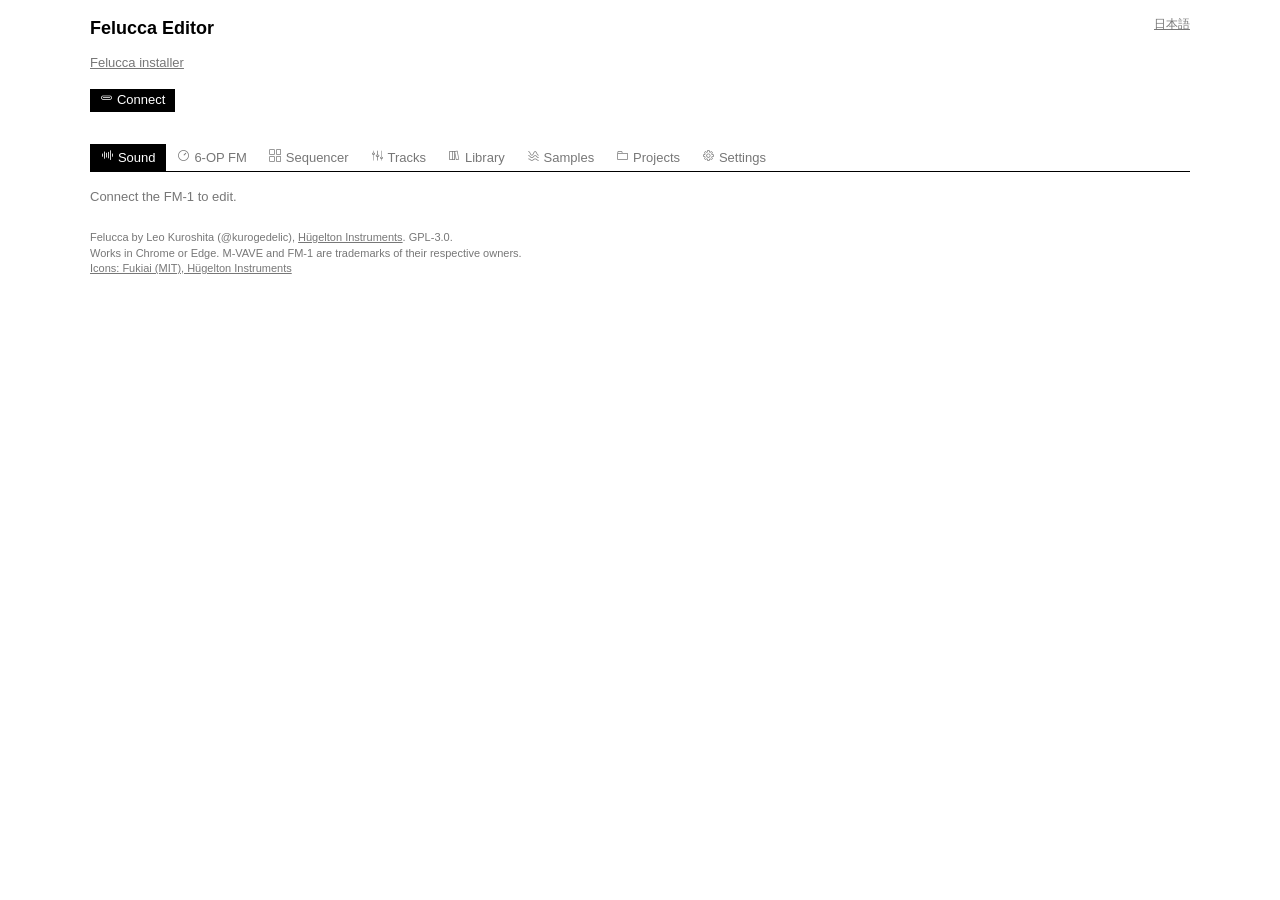
<file: fm1/firmware/firmware-src/web/editor.html>
<!doctype html>
<!-- SPDX-License-Identifier: GPL-3.0-only
     Copyright (C) 2026 Leo Kuroshita (@kurogedelic), Hügelton Instruments -->
<!-- Sample input recording and waveform trimming adapted from Andrea (@andreahaku), PR #29.
     Felucca web editor. One file, no libraries. Protocol: EDITOR_PROTOCOL.md.
     Add ?mock=1 to the URL to use a built-in simulated device. -->
<html lang="ja">
<head>
<meta charset="utf-8">
<meta name="viewport" content="width=device-width, initial-scale=1">
<title>Felucca Editor</title>
<style>
  /* Fukiai: Hügelton Instruments' icon font (MIT, FUKIAI-LICENSE.txt). Icons are text in .ic spans;
     they stay hidden until the face has loaded (html.fk), so a missing font never shows boxes. */
  @font-face { font-family: "Fukiai"; src: url("fukiai.ttf") format("truetype"); font-display: block; unicode-range: U+EA00-EB09; }
  :root { --bg: #fff; --fg: #000; --dim: #777; --line: #ccc; }
  @media (prefers-color-scheme: dark) {
    :root:not([data-theme="light"]) { --bg: #000; --fg: #fff; --dim: #888; --line: #444; }
  }
  :root[data-theme="dark"] { --bg: #000; --fg: #fff; --dim: #888; --line: #444; }
  html { color-scheme: light dark; }
  body { margin: 0; background: var(--bg); color: var(--fg);
         font: 13px/1.4 -apple-system, BlinkMacSystemFont, "Helvetica Neue", Arial, sans-serif;
         font-variant-numeric: tabular-nums; }
  main { max-width: 1100px; margin: 0 auto; padding: 16px; }
  h1 { font-size: 18px; font-weight: 600; margin: 0 0 8px; }
  h2 { font-size: 13px; font-weight: 600; margin: 0 0 4px; padding-bottom: 2px; border-bottom: 1px solid var(--fg); }
  h3 { font-size: 11px; font-weight: 400; color: var(--dim); margin: 4px 0 0; }
  a { color: inherit; }
  .lang { float: right; font-size: 12px; color: var(--dim); text-decoration: underline; background: none; padding: 0; }
  button { font: inherit; background: var(--fg); color: var(--bg); border: 0; padding: 2px 10px; cursor: pointer; }
  button:disabled { opacity: .3; cursor: default; }
  button.lang { color: var(--dim); background: none; }
  select, input[type=text], input[type=number], input[type=search] {
    font: inherit; color: var(--fg); background: var(--bg); border: 1px solid var(--line); padding: 1px 3px; border-radius: 0; }
  input[type=range] { width: 100%; margin: 0; accent-color: var(--fg); }
  input[type=checkbox] { accent-color: var(--fg); margin: 0; }
  .bar { display: flex; flex-wrap: wrap; gap: 6px 12px; align-items: center; margin: 0 0 8px; }
  .dim { color: var(--dim); }
  #status { min-height: 1.4em; }
  section { margin: 12px 0; }
  .groups { columns: 250px; column-gap: 20px; }
  .group { break-inside: avoid; margin: 0 0 12px; }
  .row { display: grid; grid-template-columns: 46px 1fr 70px; gap: 6px; align-items: center; min-height: 22px; }
  .row .v { text-align: right; white-space: nowrap; }
  .row select { width: 100%; }
  .browser { display: flex; flex-wrap: wrap; gap: 12px; align-items: flex-start; }
  .browser select[size] { min-width: 150px; }
  .slots { display: grid; grid-template-columns: auto auto auto auto; gap: 3px 8px; align-items: center; justify-content: start; }
  table { border-collapse: collapse; }
  th { font-weight: 400; color: var(--dim); text-align: left; padding: 0 6px 2px 0; }
  td { padding: 1px 6px 1px 0; }
  td.i { color: var(--dim); text-align: right; }
  #steps input[type=text] { width: 120px; }
  #steps input[type=number] { width: 48px; }
  #steps .bad { outline: 1px solid var(--fg); text-decoration: underline wavy; }
  .fm6ops { overflow-x: auto; }
  .fm6ops td, .fm6ops th { padding: 0 2px; }
  input.fm6n { width: 3.2em; }
  #steps tr.off td { color: var(--dim); }
  .stepcols { columns: 470px; column-gap: 24px; }
  .stepcols table { break-inside: avoid; }
  @media (max-width: 600px) {
    .stepcols { columns: auto; overflow-x: auto; }
    #steps input[type=text] { width: 84px; }
    #steps input[type=number] { width: 42px; }
    #steps th, #steps td { padding-right: 3px; }
  }
  .smp { margin: 0 0 14px; padding: 6px 0 0; border-top: 1px solid var(--line); }
  .smp.over { outline: 1px solid var(--fg); outline-offset: 2px; }
  .smp .head { display: flex; flex-wrap: wrap; gap: 4px 12px; align-items: center; }
  .smp .head b { font-weight: 600; min-width: 40px; }
  .smp canvas.trim { width: 100%; height: 56px; display: block; touch-action: none; cursor: ew-resize; }
  .smp progress.rec { width: 120px; }
  .smp progress { width: 160px; height: 6px; accent-color: var(--fg); }
  .smp table { margin: 4px 0; }
  .smp input.name { width: 80px; text-transform: uppercase; }
  .smp input.root { width: 48px; }
  .smp .bad { text-decoration: underline wavy; }
  footer { margin-top: 24px; font-size: 11px; color: var(--dim); }
  .row.pushed .v { font-weight: 600; }
  .row.modrow { grid-template-columns: 16px 1fr 1fr 1fr 52px; }
  /* librarian: local library and the device's user bank side by side, stacked on a phone */
  .libcols { display: grid; grid-template-columns: repeat(auto-fit, minmax(min(100%, 340px), 1fr)); gap: 8px 24px; margin-top: 6px; }
  .libcols > div { min-width: 0; }
  .libcols .bar input[type=search] { flex: 1 1 120px; min-width: 0; }
  .list { height: 260px; overflow: auto; border: 1px solid var(--line); resize: vertical; }
  .list table { width: 100%; table-layout: fixed; }
  .list th { position: sticky; top: 0; background: var(--bg); padding: 1px 6px; }
  .list td { padding: 1px 6px; white-space: nowrap; overflow: hidden; text-overflow: ellipsis; }
  .list tr[data-id], .list tr[data-slot] { cursor: pointer; }
  .list tr.sel td { background: var(--fg); color: var(--bg); }
  .list tr.empty td { color: var(--dim); }
  .list tr.over td { outline: 1px dashed var(--fg); outline-offset: -1px; }
  .list.over { outline: 1px solid var(--fg); }
  .list .none { padding: 6px; color: var(--dim); }
  .list col.n { width: 40px; } .list col.e { width: 72px; } .list col.d { width: 78px; }
  .ic { font-family: "Fukiai"; font-style: normal; font-weight: 400; font-synthesis: none; line-height: 1; margin-right: .3em; }
  html:not(.fk) .ic { display: none; }
  /* wave choices: a page-drawn picker so the options can carry an icon (Chrome 135+); native menus get words only */
  @supports (appearance: base-select) {
    select.wave, select.wave::picker(select) { appearance: base-select; }
    select.wave { padding: 1px 3px; min-block-size: 0; border: 1px solid var(--line); border-radius: 0; background: var(--bg); color: var(--fg); }
    select.wave > button { font: inherit; background: none; color: inherit; padding: 0; text-align: start; }
    select.wave::picker(select) { border: 1px solid var(--line); background: var(--bg); color: var(--fg); padding: 0; }
    select.wave option { padding: 1px 6px; min-block-size: 0; }
    select.wave option:checked { font-weight: 600; }
    select.wave option:hover, select.wave option:focus-visible { background: var(--fg); color: var(--bg); }
    select.wave option::checkmark { display: none; }
  }
  /* tabs: a wrapping row of plain buttons, the open one inverted; header stays at the top on wide screens */
  .top { position: sticky; top: 0; z-index: 5; background: var(--bg); padding: 4px 0 0; }
  @media (max-width: 600px) { .top { position: static; } }
  .tabs { display: flex; flex-wrap: wrap; gap: 0; border-bottom: 1px solid var(--fg); margin: 6px 0 0; }
  .tabs button { background: none; color: var(--dim); padding: 4px 10px; border: 1px solid transparent; border-bottom: 0; white-space: nowrap; }
  .tabs button:hover { color: var(--fg); }
  .tabs button[aria-selected="true"] { background: var(--fg); color: var(--bg); }
  .trackbar { display: flex; flex-wrap: wrap; gap: 4px 8px; align-items: center; padding: 6px 0; border-bottom: 1px solid var(--line); }
  .seg { display: inline-flex; flex-wrap: wrap; }
  .seg button, button.tog { background: var(--bg); color: var(--fg); border: 1px solid var(--fg); padding: 1px 10px; }
  .seg button + button { border-left: 0; }
  .seg button[aria-pressed="true"], button.tog[aria-pressed="true"] { background: var(--fg); color: var(--bg); }
  .panel { margin: 12px 0; }
  .hint { margin: 16px 0; color: var(--dim); }
  /* sequencer: a step grid over the selected track (16 per row, 8 on a phone) */
  .grid { display: grid; grid-template-columns: repeat(16, minmax(0, 1fr)); gap: 2px; margin: 6px 0 12px; }
  @media (max-width: 600px) { .grid { grid-template-columns: repeat(8, minmax(0, 1fr)); } }
  .grid button { background: var(--bg); color: var(--fg); border: 1px solid var(--line); padding: 2px; min-width: 0; height: 52px;
                 display: flex; flex-direction: column; justify-content: flex-start; gap: 1px; text-align: left; overflow: hidden; font-size: 10px; line-height: 1.15; }
  .grid button .n { color: var(--dim); }
  .grid button .x { overflow: hidden; overflow-wrap: anywhere; flex: 1; }
  .grid button.on { background: var(--fg); color: var(--bg); border-color: var(--fg); }
  .grid button.on .n { color: inherit; opacity: .6; }
  .grid button.acc .x { font-weight: 700; }
  .grid button.tie { border-style: dashed; border-color: var(--fg); }
  .grid button.beat { border-left-color: var(--fg); }
  #steps tr.hl td { outline: 1px solid var(--fg); }
  /* mixer: four channel strips as on the device's TRACKS page */
  .mixer { display: grid; grid-template-columns: repeat(4, minmax(0, 1fr)); gap: 8px; max-width: 640px; margin: 6px 0; }
  .strip { border: 1px solid var(--line); padding: 6px 4px; display: flex; flex-direction: column; align-items: center; gap: 6px; min-width: 0; }
  .strip.sel { border-color: var(--fg); box-shadow: inset 0 0 0 1px var(--fg); }
  .strip .num { font-size: 18px; font-weight: 600; line-height: 1; }
  .strip .snd { font-size: 11px; line-height: 1.3; width: 100%; text-align: center; overflow-wrap: anywhere; min-height: 2.6em; }
  .strip .rec { font-size: 11px; color: var(--dim); }
  .strip .rec.on { color: var(--fg); font-weight: 600; }
  .strip .rec:not(.on) .ic { visibility: hidden; }
  .strip input.fader { writing-mode: vertical-lr; direction: rtl; width: 28px; height: 150px; }
  .strip .v { font-size: 11px; white-space: nowrap; }
  .strip .pan { width: 100%; }
  .strip.muted .fader, .strip.muted .lv { opacity: .35; }
  .strip button { width: 100%; padding: 1px 2px; white-space: nowrap; overflow: hidden; text-overflow: ellipsis; }
  .strip button.selb:disabled { opacity: 1; background: none; color: var(--dim); }
  #sysinfo th { padding-right: 16px; }
  [hidden] { display: none !important; }
</style>
</head>
<body>
<main>
  <button class="lang" id="lang"></button>
  <h1>Felucca Editor</h1>
  <p class="dim"><a href="../installer/" style="color:inherit" data-t="installer"></a></p>
  <!-- always visible: connection, version, sync mode, the tabs and (Sound / Sequencer / Tracks) the track selector -->
  <header class="top">
    <div class="bar">
      <button id="connect" data-t="connect" data-ic="port_usb_c"></button>
      <span id="version" class="dim"></span>
      <span id="live" class="dim"></span>
      <span id="mock" class="dim" hidden data-t="mock"></span>
    </div>
    <div id="status"></div>
    <nav class="tabs" id="tabs" role="tablist">
      <button role="tab" data-tab="sound" data-t="sound" data-ic="symbol_audio"></button>
      <button role="tab" data-tab="fm6" data-t="tabFm6" data-ic="ui_knob"></button>
      <button role="tab" data-tab="sequencer" data-t="tabSeq" data-ic="symbol_grid"></button>
      <button role="tab" data-tab="tracks" data-t="tabTracks" data-ic="ui_slider_vertical"></button>
      <button role="tab" data-tab="library" data-t="library" data-ic="symbol_books"></button>
      <button role="tab" data-tab="samples" data-t="samples" data-ic="symbol_waves"></button>
      <button role="tab" data-tab="projects" data-t="projects" data-ic="symbol_folder"></button>
      <button role="tab" data-tab="settings" data-t="tabSettings" data-ic="symbol_cog"></button>
    </nav>
    <div class="trackbar" id="trackbar" hidden><span class="dim" data-t="track"></span><span class="seg" id="trackbtns" role="group"></span></div>
  </header>
  <p class="hint" id="hint" hidden></p>

  <section class="panel" id="p-sound" data-tab="sound" data-dev hidden>
    <div class="browser" id="browser">
      <label><span data-t="engine"></span><br><select id="engine"></select></label>
      <label><span data-t="presets"></span><br><select id="preset" size="8"></select></label>
      <div>
        <p class="bar"><button id="init" data-t="initSound"></button>
          <button id="factlib" data-t="factoryToLib" data-ic="symbol_folder"></button></p>
        <p class="bar"><button id="savefile" data-t="saveFile" data-ic="symbol_download"></button>
          <button id="loadfile" data-t="loadFile" data-ic="symbol_upload"></button>
          <input type="file" id="file" accept=".json,application/json" hidden></p>
      </div>
    </div>
    <p class="dim" id="ctlhelp" data-t="ctlHelp"></p>
    <div class="groups" id="groups"></div>
  </section>

  <section class="panel" id="p-fm6" data-tab="fm6" data-dev hidden>
    <p class="dim" data-t="fm6Help"></p>
    <div class="group">
      <h2 data-t="fm6Source" data-ic="symbol_folder"></h2>
      <p class="bar"><label><span data-t="track"></span> <select id="fm6trk"></select></label>
        <button id="fm6read" data-t="fm6ReadBtn"></button> <button id="fm6send" data-t="fm6SendBtn"></button>
        <label><input type="checkbox" id="fm6live"> <span data-t="fm6Live"></span></label></p>
      <p class="bar"><button id="fm6import" data-t="fm6Import" data-ic="symbol_upload"></button>
        <input type="file" id="fm6file" accept=".syx,.SYX,.bin,application/octet-stream" hidden>
        <button id="fm6export" data-t="fm6Export" data-ic="symbol_download"></button>
        <button id="fm6init" data-t="fm6Init"></button></p>
      <div id="fm6imported"></div>
      <p class="bar"><label><span data-t="fm6Factories"></span> <select id="fm6slot"></select></label>
        <button id="fm6load" data-t="load"></button></p>
      <p class="dim" id="fm6keep" data-t="fm6Keep"></p>
    </div>
    <div class="group">
      <h2 data-t="fm6Voice" data-ic="ui_knob"></h2>
      <div id="fm6voice"></div>
    </div>
    <div class="group">
      <h2 data-t="fm6Ops" data-ic="function_env_adsr_exp"></h2>
      <div id="fm6ops"></div>
    </div>
  </section>

  <section class="panel" id="p-sequencer" data-tab="sequencer" data-dev hidden>
    <div class="groups" id="seqgroups"></div>
    <div id="steps">
      <h2 data-t="steps" data-ic="note_eight"></h2>
      <p class="bar"><button id="reloadsteps" data-t="reload" data-ic="control_arrow_loop"></button>
        <button id="clearseq" data-t="clearSeq" data-ic="symbol_trash"></button>
        <span class="dim" id="noteshelp"></span></p>
      <div class="grid" id="stepgrid"></div>
      <div class="stepcols" id="steptables"></div>
    </div>
    <div id="motion-panel" hidden style="margin-top:16px">
      <h2 data-t="motion"></h2>
      <p class="bar"><label><input id="motion-on" type="checkbox"> <span data-t="motionOn"></span></label>
        <button id="motion-clear" data-t="motionClear"></button><span id="motion-count" class="dim"></span></p>
      <table id="motion-rows"></table>
    </div>
  </section>

  <section class="panel" id="p-tracks" data-tab="tracks" data-dev hidden>
    <h2 data-t="mixer" data-ic="ui_slider_vertical"></h2>
    <div class="mixer" id="mixer"></div>
    <p class="dim" data-t="mixHelp"></p>
  </section>

  <!-- works without a device too (the device bank shows while connected) -->
  <section class="panel" id="p-library" data-tab="library" hidden>
    <div class="group" id="device-presets" hidden>
      <h2 data-t="devicePresets"></h2>
      <p class="dim" data-t="deviceFavHelp"></p>
      <label><span data-t="deviceList"></span> <select id="device-filter"></select></label>
      <div class="list" id="device-preset-list" style="margin-top:8px"></div>
    </div>
    <div class="libcols" id="libsec">
      <div id="libpane">
        <h2 data-t="library" data-ic="symbol_books"></h2>
        <div class="bar">
          <input type="search" id="libq" spellcheck="false">
          <select id="libeng"></select>
          <select id="libtag"></select>
          <select id="libsort"></select>
        </div>
        <div class="list" id="liblist"></div>
        <p class="bar" style="margin-top:6px">
          <button id="libaud" data-t="audition" data-ic="symbol_audio"></button>
          <button id="libput" data-t="toSlot" data-ic="symbol_upload"></button>
          <button id="libren" data-t="rename"></button>
          <button id="libtags" data-t="tags"></button>
          <button id="libdup" data-t="duplicate"></button>
          <button id="libdel" data-t="delete" data-ic="symbol_trash"></button>
          <button id="libexp1" data-t="exportPatch" data-ic="symbol_download"></button>
        </p>
        <p class="bar">
          <button id="libsave" data-t="saveToLib" data-ic="port_disk"></button>
          <button id="libimport" data-t="import" data-ic="symbol_upload"></button>
          <button id="libexport" data-t="exportLib" data-ic="symbol_download"></button>
          <input type="file" id="libfile" accept=".json,application/json" multiple hidden>
          <span class="dim" id="libcount"></span>
        </p>
      </div>
      <div>
        <h2 data-t="bank" data-ic="port_disk"></h2>
        <p class="dim" id="bankhint"></p>
        <div id="bankpane" hidden>
          <div class="bar"><b id="bankhead"></b></div>
          <div class="list" id="banklist"></div>
          <p class="bar" style="margin-top:6px">
            <button id="bkload" data-t="bankLoad" data-ic="symbol_folder_open"></button>
            <button id="bkstore" data-t="bankStore" data-ic="port_disk"></button>
            <button id="bkget" data-t="bankGet" data-ic="symbol_download"></button>
            <button id="bkerase" data-t="erase" data-ic="symbol_trash"></button>
          </p>
          <p class="bar">
            <button id="bkrefresh" data-t="reload" data-ic="control_arrow_loop"></button>
            <button id="bkexport" data-t="exportBank" data-ic="symbol_download"></button>
            <span class="dim" data-t="dndHelp"></span>
          </p>
        </div>
      </div>
    </div>
  </section>

  <section class="panel" id="p-samples" data-tab="samples" data-dev hidden>
    <h2 data-t="samples" data-ic="symbol_waves"></h2>
    <p class="dim" data-t="smpHelp"></p>
    <div id="smpslots"></div>
  </section>

  <section class="panel" id="p-projects" data-tab="projects" data-dev hidden>
    <h2 data-t="projects" data-ic="symbol_folder"></h2>
    <p class="dim" data-t="projHelp"></p>
    <div class="slots" id="slots"></div>
    <div id="backup-panel" style="margin-top:16px">
      <h2 data-t="backupTitle"></h2>
      <p class="bar"><button id="backup-export" data-t="backupExport"></button>
        <button id="backup-import" data-t="backupImport"></button><input id="backup-file" type="file" accept=".json,application/json" hidden></p>
      <p class="dim" id="backup-help"></p>
    </div>
    <div class="group" id="songchain" hidden style="margin-top:16px">
      <h2 data-t="songTitle"></h2>
      <p class="dim" data-t="songHelp"></p>
      <p class="bar"><button id="songplay"></button><button id="songadd" data-t="songAdd"></button>
        <button id="songremove" data-t="songRemove"></button><span id="songstatus" aria-live="polite"></span></p>
      <div id="songrows"></div>
    </div>
  </section>

  <section class="panel" id="p-settings" data-tab="settings" data-dev hidden>
    <div class="groups" id="setgroups"></div>
    <div class="group" id="device-display" hidden style="margin-top:12px">
      <h2 data-t="deviceDisplay"></h2>
      <p class="dim" data-t="deviceDisplayHelp"></p>
      <div id="device-display-controls"></div>
    </div>
    <div class="group" style="margin-top:12px">
      <h2 data-t="system" data-ic="symbol_cog"></h2>
      <table id="sysinfo"></table>
    </div>
  </section>

  <footer>Felucca by Leo Kuroshita (@kurogedelic), <a href="https://hugelton.com" target="_blank" rel="noopener">Hügelton Instruments</a>. GPL-3.0.<br>
    <span data-t="foot"></span> M-VAVE and FM-1 are trademarks of their respective owners.<br>
    <a href="FUKIAI-LICENSE.txt" data-t="iconsCredit"></a></footer>
</main>
<script>
"use strict";
/*PROTO-BEGIN*/
/* ---------------------------------------------------------------- protocol --- */
const HDR = [0x7D, 0x46, 0x4C];
const CMD = { INFO: 1, GET: 2, SET: 3, DUMP: 4, DESC: 5, STEP_GET: 6, STEP_SET: 7, PRESET: 8, PROJECT: 9, NAMES: 10,
  SMP_BEGIN: 11, SMP_WRITE: 12, SMP_END: 13, SMP_ERASE: 14, SMP_INFO: 15,
  UP_LIST: 16, UP_GET: 17, UP_PUT: 18, UP_STORE: 19, UP_LOAD: 20, UP_ERASE: 21,
  WATCH: 22, CHANGED: 23, RELOAD: 24, PING: 25, STEP_CHANGED: 26,
  TRACK: 27, TRACK_MIX: 28, TRACK_DUMP: 29, TRACK_STEP: 30,
  TRACK_PARAM: 31, TRACK_CHANGED: 32, SONG: 33,
  UI_STATE: 34, UI_SET: 35, UI_PALETTES: 36, FAV_GET: 37, FAV_SET: 38,
  MOTION: 64, BACKUP_LIST: 65, BACKUP_GET: 66, BACKUP_PUT: 67,
  FM6_GET: 68, FM6_PUT: 69, FM6_LIST: 70, FM6_ERASE: 71 };
/* frames the device sends on its own (while WATCH is on); never replies */
const PUSH = new Set([CMD.CHANGED, CMD.RELOAD, CMD.STEP_CHANGED, CMD.TRACK_CHANGED]);
/* user preset bank: name 1..12 printable ASCII, a 16-step pattern of (note, flags 1 acc 2 slide 4 tie) */
const UP = { NAME_MAX: 12, PAT: 16, LIST_MAX: 16 };
const F = { INT: 0, PCT: 1, BIPCT: 2, TIME: 3, LFOHZ: 4, CUTOFF: 5, DB: 6, SEMI: 7, ENUM: 8, BPM: 9, NOTE: 10, ONOFF: 11, OCT: 12, STEPS: 13 };

const v14enc = (v) => { const u = Math.max(-8192, Math.min(8191, Math.round(v))) + 8192; return [u & 0x7F, (u >> 7) & 0x7F]; };
const v14dec = (lo, hi) => (lo | (hi << 7)) - 8192;
function strEnc(s) { const a = []; for (const c of String(s)) a.push(c.charCodeAt(0) & 0x7F); a.push(0); return a; }

/* only ever builds F0 7D 46 4C ... F7 */
function frame(cmd, args = []) {
  for (const b of args) if (!(Number.isInteger(b) && b >= 0 && b <= 0x7F)) throw new Error("bad data byte " + b);
  return [0xF0, ...HDR, cmd & 0x7F, ...args, 0xF7];
}
/* -> {cmd, a} or null when it is not an editor frame */
function unframe(d) {
  if (!d || d.length < 6 || d[0] !== 0xF0 || d[d.length - 1] !== 0xF7) return null;
  if (d[1] !== HDR[0] || d[2] !== HDR[1] || d[3] !== HDR[2]) return null;
  return { cmd: d[4], a: Array.from(d.slice(5, d.length - 1)) };
}

/* the DRUM grid (firmware v5): a step's lane hits and their accents, bit l = lane l. Each lane plays its GM note
   (eng_drum.c DRUM_LANE_NOTE) on any engine; LANE_OF: the lane a GM note 35..81 strikes (drum_lane; others fold
   to their octave of 36..47) */
const LANES = ["KICK", "SNARE", "CLAP", "HATCL", "HATOP", "TOM", "RIM", "BELL"];
const LANE_NOTE = [36, 38, 39, 42, 46, 45, 37, 56];
const LANE_OF = "00612153535455757773777675555555773366336665577";
const LANE_ALIAS = { CONGA: 5, CLAVE: 6, CYM: 7, BD: 0, SD: 1, CP: 2, CH: 3, OH: 4 };
const drumLane = (n) => +LANE_OF[(n >= 35 && n <= 81 ? n : 36 + ((n + 120 - 36) % 12)) - 35];
/* the lanes a step strikes (its hits, its notes on their lanes) and which are accented (step_lanes / step_accents) */
const stepLanes = (s) => (s.time !== 0 ? 0 : s.notes.slice(0, s.n).reduce((m, n) => m | (1 << drumLane(n)), s.hit | 0));
const stepAccents = (s) => (s.flags & 1 ? stepLanes(s) : (s.acc | 0) & stepLanes(s));
/* hits as text, an accent marked ">" ("KICK >SNARE HATCL"), and back: null when a word is not a lane */
const hitsText = (hit, acc) => LANES.map((nm, l) => (hit >> l & 1 ? (acc >> l & 1 ? ">" : "") + nm : "")).filter(Boolean).join(" ");
function parseHits(text) {
  let hit = 0, acc = 0;
  for (const w of String(text).toUpperCase().split(/[\s,]+/).filter(Boolean)) {
    const a = w.startsWith(">"), nm = a ? w.slice(1) : w, l = LANES.includes(nm) ? LANES.indexOf(nm) : LANE_ALIAS[nm];
    if (l == null) return null;
    hit |= 1 << l;
    if (a) acc |= 1 << l;
  }
  return { hit, acc };
}
/* the 3 bytes after a step (v5): hit & 127, acc & 127, bit 7 of each; an older firmware's step has none (0) */
const hitsEnc = (hit, acc) => [hit & 0x7F, acc & 0x7F, (hit >> 7 & 1) | (acc >> 7 & 1) << 1];
function readHits(r, o) {
  o.hit = 0; o.acc = 0;
  if (r.i + 3 <= r.a.length) { const h = r.b(), c = r.b(), x = r.b(); o.hit = h | (x & 1) << 7; o.acc = (c | (x & 2) << 6) & o.hit; }
  o.chance = r.i < r.a.length ? r.b() : 100;
  if (o.chance > 100) throw new Error("Invalid step chance");
  o.ratchet = r.i < r.a.length ? r.b() : 1;       /* RATCH (INFO 52 01): the step's hits 1..4; older firmware: 1 */
  if (o.ratchet < 1 || o.ratchet > 4) throw new Error("Invalid step ratchet");
  return o;
}

class Reader {
  constructor(a) { this.a = a; this.i = 0; }
  b() { if (this.i >= this.a.length) throw new Error("short reply"); return this.a[this.i++]; }
  v() { const lo = this.b(); return v14dec(lo, this.b()); }
  s() { let s = ""; for (;;) { const c = this.b(); if (!c) return s; s += String.fromCharCode(c); } }
}

const parse = {
  [CMD.INFO](a) {
    const r = new Reader(a);
    const o = { version: r.s(), nengines: r.b(), pcount: r.b(), gcount: r.b(), nstep: r.b(), pe0: r.b(), engines: [] };
    for (let i = 0; i < o.nengines; i++) o.engines.push(r.s());
    o.chainRows = 0;
    o.ntrk = r.i < a.length ? r.b() : 0;             /* v3: tracks (0 = older firmware, one instrument) */
    o.uiCaps = 0;
    const trailer = a.slice(r.i);
    if (trailer[0] === 16) o.chainRows = 16;       /* existing v6 SONG capability */
    if (trailer.length >= 4 && trailer[0] === 16 && trailer[1] === 0x55 && trailer[2] === 1)
      o.uiCaps = trailer[3] & 15;                 /* tagged preferences; never interpret old PR bytes as SONG */
    o.motionMax = 0; o.chance = false; o.backupCaps = 0;
    if (o.uiCaps && trailer[4] === 0x4d && trailer[5] === 1 && trailer[6] === 64) {
      o.motionMax = 64; o.chance = trailer[7] === 1;
      if (trailer[8] === 0x42 && trailer[9] === 1) o.backupCaps = trailer[10] & 3;
    }
    o.fm6 = null;                                 /* FM6 patches (cmds 68..71): the factory and bank slot counts */
    o.syncCaps = 0;                               /* live sync: bit 0 WATCH while on keeps pending pushes, bit 1 no RELOAD */
    o.ratchet = 0;                                /* a step's ratchet (STEP_SET's byte after the chance), 0 = none */
    for (const p of [8, 11]) if (o.motionMax && trailer[p] === 0x46 && trailer[p + 1] === 1) {   /* for the editor's */
      o.fm6 = { factory: trailer[p + 2], bank: trailer[p + 3], caps: 0 };                         /* PRESET / G_ENGSEL */
      if (trailer[p + 4] === 0x53 && trailer[p + 5] === 1) o.syncCaps = trailer[p + 6] & 3;
      /* FM6 v2 (1.0.3): bit 0 no bank (SLOT F1..F8, 8 = OWN), bit 1 the user presets carry their patch (target 3) */
      if (trailer[p + 7] === 0x50 && trailer[p + 8] === 1) o.fm6.caps = trailer[p + 9] & 3;
      let r = trailer[p + 7] === 0x50 ? p + 10 : p + 7;                                   /* RATCH after FM6 v2 */
      if (trailer[r] === 0x4E && trailer[r + 1] === 1) r += 3;                            /* and the MENU settings (1.0.4) */
      if (o.syncCaps && trailer[r] === 0x52 && trailer[r + 1] === 1) o.ratchet = trailer[r + 2];   /* RATCH: max hits */
    }
    return o;
  },
  [CMD.UI_STATE](a) {
    const r = new Reader(a), o = { caps: r.b(), palette: r.b(), font: r.b(), monitor: r.b(), filter: r.b() };
    const u28 = () => r.b() | r.b() << 7 | r.b() << 14 | r.b() << 21;
    o.favoriteSig = u28(); o.bankSig = u28(); return o;
  },
  [CMD.UI_SET](a) { const r = new Reader(a); return { rc: r.b(), id: r.b(), value: r.b(), ...parse[CMD.UI_STATE](a.slice(3)) }; },
  [CMD.UI_PALETTES](a) { const r = new Reader(a), n = r.b(); return Array.from({ length: n }, () => r.s()); },
  [CMD.FAV_GET](a) {
    const r = new Reader(a), rc = r.b(); if (rc) return { rc };
    const o = { rc, engine: r.b(), start: r.v(), count: r.b() };
    o.values = Array.from({ length: o.count }, () => !!r.b()); return o;
  },
  [CMD.FAV_SET](a) {
    const r = new Reader(a), rc = r.b();
    return rc === 0 || rc === 3 || rc === 4 ? { rc, engine: r.b(), preset: r.v(), on: !!r.b() } : { rc };
  },
  [CMD.GET](a) { const r = new Reader(a); return { scope: r.b(), id: r.b(), value: r.v() }; },
  [CMD.SET](a) { return parse[CMD.GET](a); },
  /* needs the counts from INFO */
  [CMD.DUMP](a, info) {
    const r = new Reader(a);
    const o = { engine: r.b(), preset: r.b(), p: [], g: [] };
    for (let i = 0; i < info.pcount; i++) o.p.push(r.v());
    for (let i = 0; i < info.gcount; i++) o.g.push(r.v());
    return o;
  },
  [CMD.DESC](a) {
    const r = new Reader(a);
    const o = { scope: r.b(), id: r.b(), fmt: r.b(), min: r.v(), max: r.v(), def: r.v(), label: r.s(), unit: r.s(), names: [] };
    if (o.fmt === F.ENUM) for (let i = 0; i <= o.max - o.min && i < 24; i++) o.names.push(r.s());
    return o;
  },
  [CMD.STEP_GET](a) {
    const r = new Reader(a);
    const o = { index: r.b(), n: r.b(), notes: [r.b(), r.b(), r.b(), r.b()], time: r.b(), flags: r.b(), vel: r.b() };
    return readHits(r, o);
  },
  [CMD.STEP_SET](a) { return parse[CMD.STEP_GET](a); },
  [CMD.PRESET](a) { const r = new Reader(a); return { engine: r.b(), preset: r.b() }; },
  [CMD.PROJECT](a) { const r = new Reader(a); return { op: r.b(), slot: r.b(), used: r.b() }; },
  [CMD.SONG](a) {
    const r = new Reader(a);
    const o = { op: r.b(), rc: r.b(), count: r.b(), playing: r.b(), row: r.b(), remaining: r.b(), rows: [] };
    for (let i = 0; i < o.count; i++) o.rows.push({ slot: r.b(), repeat: r.b() });
    return o;
  },
  [CMD.MOTION](a) {
    const r = new Reader(a), o = { track: r.b(), rc: r.b(), on: !!r.b(), count: r.b(), max: r.b(), events: [] };
    if (o.count > o.max || o.max !== 64 || a.length !== 5 + o.count * 4) throw new Error("Invalid motion reply");
    for (let i = 0; i < o.count; i++) o.events.push({ step: r.b(), param: r.b(), value: r.v() });
    return o;
  },
  [CMD.NAMES](a) {
    const r = new Reader(a);
    const o = { engine: r.b(), names: [] };
    const n = r.b();
    for (let i = 0; i < n; i++) o.names.push(r.s());
    o.titles = [];
    try { o.titles.push(r.s(), r.s()); } catch (e) { o.titles = []; }   /* older firmware: no page titles */
    return o;
  },
  [CMD.SMP_BEGIN](a) { const r = new Reader(a); return { slot: r.b(), rc: r.b() }; },
  [CMD.SMP_WRITE](a) { const r = new Reader(a); return { slot: r.b(), offset: r.b() | (r.b() << 7) | (r.b() << 14), rc: r.b() }; },
  [CMD.SMP_END](a) { return parse[CMD.SMP_BEGIN](a); },
  [CMD.SMP_ERASE](a) { return parse[CMD.SMP_BEGIN](a); },
  [CMD.SMP_INFO](a) {
    const r = new Reader(a);
    const o = { nslots: r.b(), slotKiB: r.b(), slots: [] };
    for (let i = 0; i < o.nslots; i++) o.slots.push({ zones: r.b(), name: r.s(), kib: r.b() });
    return o;
  },
  [CMD.UP_LIST](a) {
    const r = new Reader(a);
    const o = { start: r.b(), count: r.b(), total: r.b(), slots: [] };
    for (let i = 0; i < o.count; i++) o.slots.push({ slot: o.start + i, used: r.b(), engine: r.b(), name: r.s() });
    return o;
  },
  /* needs P_COUNT from INFO */
  [CMD.UP_GET](a, info) {
    const r = new Reader(a);
    const o = { slot: r.b(), used: r.b(), engine: r.b(), name: r.s(), p: [], pattern: [] };
    for (let i = 0; i < info.pcount; i++) o.p.push(r.v());
    for (let i = 0; i < UP.PAT; i++) o.pattern.push([r.b(), r.b()]);
    o.grid = null;                                   /* v5: kind 1 = a drum grid (the pairs its low 7 bits), 16 x hi */
    if (r.i < a.length && r.b() === 1 && r.i + UP.PAT <= a.length) {
      o.grid = o.pattern.map(([h, c]) => { const x = r.b(), hit = h | (x & 1) << 7; return [hit, (c | (x & 2) << 6) & hit]; });
      o.pattern = null;
    }
    return o;
  },
  [CMD.UP_PUT](a) { return parse[CMD.SMP_BEGIN](a); },
  [CMD.UP_STORE](a) { return parse[CMD.SMP_BEGIN](a); },
  [CMD.UP_LOAD](a) { return parse[CMD.SMP_BEGIN](a); },
  [CMD.UP_ERASE](a) { return parse[CMD.SMP_BEGIN](a); },
  [CMD.WATCH](a) { return { on: new Reader(a).b() }; },
  [CMD.CHANGED](a) { return parse[CMD.GET](a); },
  [CMD.RELOAD](a) { const r = new Reader(a); return { engine: r.b(), preset: r.b(), track: r.i < a.length ? r.b() : 0 }; },
  [CMD.PING](a) { return {}; },
  [CMD.STEP_CHANGED](a) { const r = new Reader(a); return { index: r.b(), track: r.i < a.length ? r.b() : 0 }; },
  /* v3: tracks (1.0: four synth parts; earlier firmware: track 4 the drum part, engine byte NENGINES) */
  [CMD.TRACK](a) {
    const r = new Reader(a);
    const o = { sel: r.b(), ntrk: r.b(), tracks: [] };
    for (let i = 0; i < o.ntrk; i++) o.tracks.push({ engine: r.b(), preset: r.b(), level: r.v(), mute: r.b(), armed: r.b() });
    return o;
  },
  [CMD.TRACK_MIX](a) { const r = new Reader(a); return { track: r.b(), level: r.v(), mute: r.b() }; },
  [CMD.TRACK_DUMP](a, info) {
    const r = new Reader(a);
    const o = { track: r.b(), engine: r.b(), preset: r.b(), p: [] };
    for (let i = 0; i < info.pcount; i++) o.p.push(r.v());
    return o;
  },
  [CMD.TRACK_STEP](a) {
    const r = new Reader(a);
    return readHits(r, { track: r.b(), index: r.b(), n: r.b(), notes: [r.b(), r.b(), r.b(), r.b()], time: r.b(), flags: r.b(), vel: r.b() });
  },
  /* v4: a parameter of any track (the selection stays), and its push for a track that is not selected */
  [CMD.TRACK_PARAM](a) { const r = new Reader(a); return { track: r.b(), id: r.b(), value: r.v() }; },
  [CMD.TRACK_CHANGED](a) { return parse[CMD.TRACK_PARAM](a); },
  /* FM6 patches: target 0 a track, 1 the bank (retired in 1.0.3: rc 3), 2 a factory patch, 3 a user preset's patch
     (INFO fm6.caps bit 1); packed: the 128-byte record */
  [CMD.FM6_GET](a) { return { target: a[0], index: a[1], rc: a[2], packed: a[2] ? null : a.slice(3, 3 + 128) }; },
  [CMD.FM6_PUT](a) { return { target: a[0], index: a[1], rc: a[2] }; },
  [CMD.FM6_LIST](a) {
    const r = new Reader(a), o = { factory: r.b(), bank: r.b(), slots: [] };
    for (let i = 0; i < o.factory + o.bank; i++) { const used = r.b(); o.slots.push({ used: !!used, name: r.s() }); }
    return o;
  },
  [CMD.FM6_ERASE](a) { return { index: a[0], rc: a[1] }; },
};

/* a name the device accepts: printable ASCII, 1..12 characters */
function upName(s) { return String(s ?? "").replace(/[^\x20-\x7E]/g, "").trim().slice(0, UP.NAME_MAX) || "PATCH"; }

const req = {
  uiState: () => [CMD.UI_STATE, []],
  uiSet: (id, value) => [CMD.UI_SET, [id, value]],
  uiPalettes: () => [CMD.UI_PALETTES, []],
  favGet: (engine, start, count) => [CMD.FAV_GET, [engine, ...v14enc(start), count]],
  favSet: (engine, preset, on) => [CMD.FAV_SET, [engine, ...v14enc(preset), on ? 1 : 0]],
  info: () => [CMD.INFO, []],
  get: (scope, id) => [CMD.GET, [scope, id]],
  set: (scope, id, v) => [CMD.SET, [scope, id, ...v14enc(v)]],
  dump: () => [CMD.DUMP, []],
  desc: (scope, id) => [CMD.DESC, [scope, id]],
  stepGet: (i) => [CMD.STEP_GET, [i]],
  stepSet: (i, st) => {
    const n = Math.max(0, Math.min(4, st.n | 0));
    const notes = [0, 1, 2, 3].map((k) => (st.notes[k] | 0) & 0x7F);
    return [CMD.STEP_SET, [i, n, ...notes, Math.max(0, Math.min(2, st.time | 0)), st.flags & 3, (st.vel | 0) & 0x7F,
      ...(st.hit == null && st.chance == null ? [] : hitsEnc(st.hit | 0, st.acc | 0)),
      ...(st.chance == null ? [] : [Math.max(0, Math.min(100, st.chance | 0))]),
      ...(st.chance == null || st.ratchet == null ? [] : [Math.max(1, Math.min(4, st.ratchet | 0))])]];   /* (only after the chance) */
  },
  preset: (e, p) => [CMD.PRESET, [e & 0x7F, p & 0x7F]],
  project: (op, slot) => { if (![0, 1, 2].includes(op)) throw new Error("bad PROJECT op"); return [CMD.PROJECT, [op, slot & 3]]; },   /* 0 load, 1 save, 2 query */
  song: (op = 0, rows = []) => {
    if (![0, 1, 2, 3].includes(op) || rows.length > 16 || rows.some((r) => !Number.isInteger(r.slot) || r.slot < 0 || r.slot > 3 || !Number.isInteger(r.repeat) || r.repeat < 1 || r.repeat > 16)) throw new Error("bad SONG rows");
    return [CMD.SONG, op === 1 ? [op, rows.length, ...rows.flatMap((r) => [r.slot, r.repeat])] : [op]];
  },
  motion: (track, op = 0, arg = {}) => {
    if (!Number.isInteger(track) || track < 0 || track > 3 || ![0, 1, 2, 3, 4].includes(op)) throw new Error("Invalid motion request");
    return [CMD.MOTION, [track, ...(op === 0 ? [] : op === 1 ? [op, arg.on ? 1 : 0] : op === 2 ? [op] :
      [op, arg.step & 63, arg.param & 127, ...(op === 3 ? v14enc(arg.value) : [])])]];
  },
  names: (e) => [CMD.NAMES, [e & 0x7F]],
  smpBegin: (s) => [CMD.SMP_BEGIN, [s & 0x7F]],
  smpWrite: (s, off, bytes) => [CMD.SMP_WRITE, [s & 0x7F, off & 0x7F, (off >> 7) & 0x7F, (off >> 14) & 0x7F, ...pack7(bytes)]],
  smpEnd: (s, hdr) => [CMD.SMP_END, [s & 0x7F, ...pack7(hdr)]],
  smpErase: (s) => [CMD.SMP_ERASE, [s & 0x7F]],
  smpInfo: () => [CMD.SMP_INFO, []],
  upList: (start, count) => [CMD.UP_LIST, [start & 0x7F, Math.max(1, Math.min(UP.LIST_MAX, count | 0))]],
  upGet: (s) => [CMD.UP_GET, [s & 0x7F]],
  /* patch: {engine, name, p: P_COUNT values, pattern: 16 x [note, flags] or grid: 16 x [hit, acc] (v5: kind 1)} */
  upPut: (s, pt) => [CMD.UP_PUT, [s & 0x7F, pt.engine & 0x7F, ...strEnc(upName(pt.name)), ...pt.p.flatMap((v) => v14enc(v ?? 0)),
    ...(pt.grid
      ? [...Array.from({ length: UP.PAT }, (_, i) => hitsEnc(...(pt.grid[i] || [0, 0])).slice(0, 2)).flat(), 1,
         ...Array.from({ length: UP.PAT }, (_, i) => hitsEnc(...(pt.grid[i] || [0, 0]))[2])]
      : Array.from({ length: UP.PAT }, (_, i) => { const x = (pt.pattern || [])[i] || [0, 0]; return [x[0] & 0x7F, x[1] & 7]; }).flat())]],
  upStore: (s, name) => [CMD.UP_STORE, [s & 0x7F, ...strEnc(name ? upName(name) : "")]],   /* "": the device names it ("ANALOG 07") */
  upLoad: (s) => [CMD.UP_LOAD, [s & 0x7F]],
  upErase: (s) => [CMD.UP_ERASE, [s & 0x7F]],
  /* on: 1 = pushes; 3 = also TRACK_CHANGED (v4 firmware answers 3, older firmware 1) */
  watch: (on) => [CMD.WATCH, [on === 3 ? 3 : on ? 1 : 0]],
  ping: () => [CMD.PING, []],
  /* v3: tracks 0..3 */
  track: (sel) => [CMD.TRACK, sel == null ? [] : [sel & 0x7F]],
  trackMix: (tr, level, mute) => [CMD.TRACK_MIX, level == null ? [tr & 0x7F] : [tr & 0x7F, ...v14enc(level), mute ? 1 : 0]],
  trackDump: (tr) => [CMD.TRACK_DUMP, [tr & 0x7F]],
  trackStep: (tr, i, st) => [CMD.TRACK_STEP, st ? [tr & 0x7F, ...req.stepSet(i, st)[1]] : [tr & 0x7F, i & 0x7F]],
  /* v4: get (v == null) or set parameter id (P_*) of track tr, clamped as SET */
  trackParam: (tr, id, v) => [CMD.TRACK_PARAM, v == null ? [tr & 0x7F, id & 0x7F] : [tr & 0x7F, id & 0x7F, ...v14enc(v)]],
  /* FM6 patches (firmware with info.fm6) */
  fm6Get: (target, i) => [CMD.FM6_GET, [target & 0x7F, i & 0x7F]],
  fm6Put: (target, i, packed) => [CMD.FM6_PUT, [target & 0x7F, i & 0x7F, ...packed.map((x) => x & 0x7F)]],
  fm6List: () => [CMD.FM6_LIST, []],
  fm6Erase: (i) => [CMD.FM6_ERASE, [i & 0x7F]],
};

/* which reply belongs to which request (the device echoes these) */
function replyMatches(cmd, args, a) {
  switch (cmd) {
    case CMD.MOTION: return a[0] === args[0];
    case CMD.BACKUP_GET: return a[0] === args[0] && a.slice(2, 7).every((v, i) => v === args[i + 1]);
    case CMD.BACKUP_PUT: return a[0] === args[0] && a[1] === args[1];
    case CMD.UI_SET: return a[1] === args[0] && a[2] === args[1];
    case CMD.FAV_GET: case CMD.FAV_SET:
      return ![0, 3, 4].includes(a[0]) || (a[1] === args[0] && a[2] === args[1] && a[3] === args[2] && a[4] === args[3]);
    case CMD.GET: case CMD.SET: case CMD.DESC: return a[0] === args[0] && a[1] === args[1];
    case CMD.STEP_GET: case CMD.STEP_SET: case CMD.NAMES:
    case CMD.SMP_BEGIN: case CMD.SMP_END: case CMD.SMP_ERASE: return a[0] === args[0];
    case CMD.SMP_WRITE: return a[0] === args[0] && a[1] === args[1] && a[2] === args[2] && a[3] === args[3];
    case CMD.SONG: return a[0] === args[0];
    case CMD.FM6_GET: case CMD.FM6_PUT: return a[0] === args[0] && a[1] === args[1];
    case CMD.FM6_ERASE: return a[0] === args[0];
    case CMD.PROJECT: return a[0] === args[0] && a[1] === args[1];
    case CMD.UP_LIST: case CMD.UP_GET: case CMD.UP_PUT: case CMD.UP_STORE: case CMD.UP_LOAD: case CMD.UP_ERASE:
    case CMD.TRACK_MIX: case CMD.TRACK_DUMP: return a[0] === args[0];
    case CMD.WATCH: return (a[0] & 1) === (args[0] & 1);   /* bit 1: v4 firmware only */
    case CMD.TRACK_STEP: case CMD.TRACK_PARAM: return a[0] === args[0] && a[1] === args[1];
    default: return true;
  }
}

/* strict request/response: one frame in flight, the rest queued. Push frames (CHANGED, RELOAD,
   STEP_CHANGED) can come at any time, also between a request and its reply: they go to onPush. */
class Link {
  constructor(send, opts = {}) {
    this.sendRaw = send;
    this.q = [];
    this.cur = null;
    this.closed = false;
    this.lastSent = 0;                              /* Date.now() of the last frame sent (WATCH keep-alive) */
    this.timeout = opts.timeout || 300;
    this.onUnknown = opts.onUnknown || (() => {});
    this.onTimeout = opts.onTimeout || (() => {});
    this.onPush = opts.onPush || (() => {});
    this.onGap = opts.onGap || (() => {});         /* (ms) nothing was sent for that long (WATCH may have ended) */
  }
  get idle() { return !this.cur && !this.q.length; }
  hasQueued(key) { return this.q.some((r) => r.key === key); }
  /* r = [cmd, args]; opt: {timeout, retries, key (coalesce queued requests: the latest args win), front,
     quiet (a timeout is expected: no onTimeout)} */
  request(r, opt = {}) {
    if (this.closed) return Promise.reject(new Error("closed"));
    const [cmd, args] = r;
    if (opt.key) {
      const old = this.q.find((x) => x.key === opt.key);
      if (old) { old.cmd = cmd; old.args = args; return old.promise; }
    }
    let res, rej;
    const promise = new Promise((a, b) => { res = a; rej = b; });
    const item = { cmd, args, key: opt.key, res, rej, promise, quiet: !!opt.quiet,
      timeout: opt.timeout || this.timeout, retries: opt.retries ?? 1 };
    if (opt.front) this.q.unshift(item); else this.q.push(item);
    this.pump();
    return promise;
  }
  pump() {
    if (this.cur || this.closed || !this.q.length) return;
    this.cur = this.q.shift();
    this.fire();
  }
  fire() {
    const c = this.cur;
    const now = Date.now();
    if (this.lastSent && now - this.lastSent > 2500) this.onGap(now - this.lastSent);
    this.lastSent = now;
    try { this.sendRaw(frame(c.cmd, c.args)); } catch (e) { this.finish(null, e); return; }
    c.timer = setTimeout(() => {
      if (this.cur !== c) return;
      if (c.retries-- > 0) { this.fire(); return; }
      if (!c.quiet) this.onTimeout(c.cmd);
      this.finish(null, new Error("timeout (cmd " + c.cmd + ")"));
    }, c.timeout);
  }
  finish(val, err) {
    const c = this.cur;
    if (!c) return;
    clearTimeout(c.timer);
    this.cur = null;
    if (err) c.rej(err); else c.res(val);
    this.pump();
  }
  /* raw incoming MIDI bytes */
  receive(data) {
    const f = unframe(data);
    if (!f) return;                                  /* not ours (notes, clock, other SysEx) */
    if (PUSH.has(f.cmd)) { this.onPush(f); return; }
    const c = this.cur;
    if (!c || f.cmd !== c.cmd || !replyMatches(c.cmd, c.args, f.a)) { this.onUnknown(f); return; }
    this.finish(f.a);
  }
  close() {
    this.closed = true;
    const all = (this.cur ? [this.cur] : []).concat(this.q);
    if (this.cur) clearTimeout(this.cur.timer);
    this.cur = null;
    this.q = [];
    for (const r of all) r.rej(new Error("closed"));
  }
}

/* ------------------------------------------------------------- formatting --- */
const NOTE_NAMES = ["C", "C#", "D", "D#", "E", "F", "F#", "G", "G#", "A", "A#", "B"];
const noteName = (n) => NOTE_NAMES[n % 12] + (Math.floor(n / 12) - 1);   /* 60 = C4 */
/* a note token: a number or a note name (C4, F#3, Bb2) */
function parseNote(tok) {
  if (/^\d+$/.test(tok)) { const n = +tok; return n <= 127 ? n : null; }
  const m = /^([A-Ga-g])([#b]?)(-?\d)$/.exec(tok);
  if (!m) return null;
  const base = { C: 0, D: 2, E: 4, F: 5, G: 7, A: 9, B: 11 }[m[1].toUpperCase()];
  const n = base + (m[2] === "#" ? 1 : m[2] === "b" ? -1 : 0) + (parseInt(m[3], 10) + 1) * 12;
  return n >= 0 && n <= 127 ? n : null;
}
/* "C4 E4 G4" -> [60, 64, 67]; null on a bad token or more than 4 notes */
function parseNotes(s) {
  const t = s.trim().split(/[\s,]+/).filter(Boolean);
  if (t.length > 4) return null;
  const out = t.map(parseNote);
  return out.includes(null) ? null : out;
}

/* close to the device's param_format (params.c), tables from tools/gen_tables.py */
function fmtValue(d, v) {
  const sign = (x) => (x > 0 ? "+" + x : String(x));
  switch (d.fmt) {
    case F.PCT: return [String(d.max === 100 ? v : Math.trunc((v * 100 + 63) / 127)), "%"];   /* 0..100 (SWG): the value */
    case F.BIPCT: return [sign(Math.trunc(v * 100 / (v > 0 ? 63 : 64))), "%"];   /* (1.5.5: +100 at the top, as the device) */
    case F.TIME: {
      const ms10 = Math.round(10 * Math.pow(10000, (v & 127) / 127));
      if (ms10 < 100) return [(ms10 / 10).toFixed(1), "ms"];
      if (ms10 < 10000) return [String(Math.round(ms10 / 10)), "ms"];
      return [(ms10 / 10000).toFixed(2), "s"];
    }
    case F.LFOHZ: { const h = 0.05 * Math.pow(800, (v & 127) / 127); return [h < 10 ? h.toFixed(2) : h.toFixed(1), "Hz"]; }
    case F.CUTOFF: { const h = 30 * Math.pow(16000 / 30, (v & 127) / 127); return h < 1000 ? [String(Math.round(h)), "Hz"] : [(h / 1000).toFixed(1), "kHz"]; }
    case F.DB: return v <= 0 ? ["OFF", ""] : [((v - 112) / 2).toFixed(1), "dB"];
    case F.SEMI: return [sign(v), "st"];
    case F.ENUM: return [d.names[v - d.min] ?? String(v), d.unit || ""];
    case F.BPM: return [String(v), "BPM"];
    case F.NOTE: return [NOTE_NAMES[((v % 12) + 12) % 12], ""];
    case F.ONOFF: return [v ? "ON" : "OFF", ""];
    case F.STEPS: return [String(v), "STEP"];
    default: return [String(v), d.unit || ""];
  }
}

/* ---------------------------------------------------------- user samples --- */
/* A port of tools/sampleio.py (read_any_wav, resample, to_int16, ima_encode, user_slot),
   byte for byte: web/test_web.mjs compares them. */
const SMP = { SLOT_SIZE: 0x14000, DATA_OFF: 512, RATE: 22050, HDR_LEN: 32 + 16 * 28, MAX_ZONES: 16 };
SMP.MAX_DATA = SMP.SLOT_SIZE - SMP.DATA_OFF;

/* groups of up to 7 bytes, each preceded by their top bits */
function pack7(b) {
  const out = [];
  for (let i = 0; i < b.length; i += 7) {
    const g = Array.from(b.slice(i, i + 7));
    out.push(g.reduce((m, x, j) => m | (((x >> 7) & 1) << j), 0));
    for (const x of g) out.push(x & 0x7F);
  }
  return out;
}
function unpack7(a) {
  const out = [];
  for (let i = 0; i < a.length; i += 8) {
    const top = a[i];
    for (let j = 0; j < 7 && i + 1 + j < a.length; j++) out.push(a[i + 1 + j] | (((top >> j) & 1) << 7));
  }
  return Uint8Array.from(out);
}

const CRC_TABLE = (() => {
  const t = new Uint32Array(256);
  for (let n = 0; n < 256; n++) { let c = n; for (let k = 0; k < 8; k++) c = c & 1 ? 0xEDB88320 ^ (c >>> 1) : c >>> 1; t[n] = c >>> 0; }
  return t;
})();
function crc32(b) { let c = 0xFFFFFFFF; for (let i = 0; i < b.length; i++) c = CRC_TABLE[(c ^ b[i]) & 0xFF] ^ (c >>> 8); return (c ^ 0xFFFFFFFF) >>> 0; }

const IMA_STEP = [7, 8, 9, 10, 11, 12, 13, 14, 16, 17, 19, 21, 23, 25, 28, 31, 34, 37, 41, 45, 50, 55, 60, 66, 73, 80, 88,
  97, 107, 118, 130, 143, 157, 173, 190, 209, 230, 253, 279, 307, 337, 371, 408, 449, 494, 544, 598, 658,
  724, 796, 876, 963, 1060, 1166, 1282, 1411, 1552, 1707, 1878, 2066, 2272, 2499, 2749, 3024, 3327, 3660,
  4026, 4428, 4871, 5358, 5894, 6484, 7132, 7845, 8630, 9493, 10442, 11487, 12635, 13899, 15289, 16818,
  18500, 20350, 22385, 24623, 27086, 29794, 32767];
const IMA_IDX = [-1, -1, -1, -1, 2, 4, 6, 8];
/* IMA ADPCM, 4 bit, low nibble first, from predictor 0 / index 0 -> {data, pred, idx} (state at loopStart) */
function imaEncode(s, loopStart = 0) {
  let pred = 0, idx = 0, atLoop = [0, 0];
  const nib = new Uint8Array(s.length + (s.length & 1));
  for (let n = 0; n < s.length; n++) {
    if (n === loopStart) atLoop = [pred, idx];
    const step = IMA_STEP[idx];
    let diff = s[n] - pred, code = 0;
    if (diff < 0) { code = 8; diff = -diff; }
    let vd = step >> 3;
    if (diff >= step) { code |= 4; diff -= step; vd += step; }
    if (diff >= step >> 1) { code |= 2; diff -= step >> 1; vd += step >> 1; }
    if (diff >= step >> 2) { code |= 1; vd += step >> 2; }
    pred = Math.max(-32768, Math.min(32767, code & 8 ? pred - vd : pred + vd));
    idx = Math.max(0, Math.min(88, idx + IMA_IDX[code & 7]));
    nib[n] = code;
  }
  const out = new Uint8Array(nib.length >> 1);
  for (let k = 0; k < nib.length; k += 2) out[k >> 1] = nib[k] | (nib[k + 1] << 4);
  return { data: out, pred: atLoop[0], idx: atLoop[1] };
}

/* WAV: PCM 8/16/24/32 or float, any channel count, mixed to mono -> {sr, x} (gen_samples.read_any_wav) */
function parseWav(buf) {
  const d = new Uint8Array(buf), v = new DataView(d.buffer, d.byteOffset, d.byteLength);
  const id = (i) => String.fromCharCode(d[i], d[i + 1], d[i + 2], d[i + 3]);
  if (d.length < 12 || id(0) !== "RIFF" || id(8) !== "WAVE") throw new Error("not a WAV file");
  let i = 12, fmt = null, data = null;
  while (i + 8 <= d.length) {
    const cid = id(i), n = v.getUint32(i + 4, true);
    if (cid === "fmt ") {
      let tag = v.getUint16(i + 8, true);
      const ch = v.getUint16(i + 10, true), sr = v.getUint32(i + 12, true), bits = v.getUint16(i + 22, true);
      if (tag === 0xFFFE) tag = v.getUint16(i + 32, true);
      fmt = { tag, ch, sr, bits };
    } else if (cid === "data") {
      data = [i + 8, Math.min(d.length, i + 8 + n)];
      break;
    }
    i += 8 + n + (n & 1);
  }
  if (!fmt || !data) throw new Error("WAV without fmt/data");
  const { tag, ch, sr, bits } = fmt, bps = bits >> 3, frame = bps * ch;
  if (!(tag === 1 || tag === 3) || !bps || !ch) throw new Error("unsupported WAV format");
  const nfr = Math.floor((data[1] - data[0]) / frame), x = new Float64Array(nfr);
  for (let f = 0; f < nfr; f++) {
    let acc = 0;
    for (let c = 0; c < ch; c++) {
      const o = data[0] + f * frame + c * bps;
      let s;
      if (tag === 3) s = bps === 4 ? v.getFloat32(o, true) : v.getFloat64(o, true);
      else if (bps === 2) s = v.getInt16(o, true) / 32768;
      else if (bps === 3) s = (((d[o] | (d[o + 1] << 8) | (d[o + 2] << 16)) << 8) >> 8) / 8388608;
      else if (bps === 4) s = v.getInt32(o, true) / 2147483648;
      else s = (d[o] - 128) / 128;
      acc += s;
    }
    x[f] = acc / ch;
  }
  return { sr, x };
}

/* gen_samples.resample: moving average over the ratio, then linear interpolation */
function resample(x, sr, to) {
  if (sr === to) return Array.from(x);
  if (sr > to) {
    const k = Math.max(1, pyRound(sr / to));
    if (k > 1) {
      const y = new Array(x.length);
      for (let i = 0; i < x.length; i++) { let s = 0; for (let j = i; j < Math.min(x.length, i + k); j++) s += x[j]; y[i] = s / k; }
      x = y;
    }
  }
  const step = sr / to, out = [];
  let p = 0;
  while (p < x.length - 1) { const i = Math.floor(p), f = p - i; out.push(x[i] * (1 - f) + x[i + 1] * f); p += step; }
  return out;
}
function pyRound(v) { const f = Math.floor(v), r = v - f; return r > 0.5 ? f + 1 : r < 0.5 ? f : (f % 2 ? f + 1 : f); }

/* mono float -> int16, peak normalised to 30000 */
function normalize(x) {
  let pk = 1e-9;
  for (const v of x) pk = Math.max(pk, Math.abs(v));
  return Int16Array.from(x, (v) => Math.max(-32768, Math.min(32767, Math.trunc(v / pk * 30000))));
}

/* a trimmed sample: raw (mono float at SMP.RATE) from a to b, a fade of FADE samples at both cut ends
 * (no click where the sound was cut; none at the file's own start and end), normalised */
const FADE = 44;                                     /* 2 ms at 22050 Hz */
function takeSample(raw, a, b) {
  a = Math.max(0, Math.min(raw.length - 1, a | 0));
  b = Math.max(a + 1, Math.min(raw.length, b | 0));
  const x = Float64Array.from(raw.subarray ? raw.subarray(a, b) : raw.slice(a, b));
  const n = Math.min(FADE, x.length >> 1);
  for (let i = 0; i < n; i++) {
    const g = i / n;
    if (a > 0) x[i] *= g;
    if (b < raw.length) x[x.length - 1 - i] *= g;
  }
  return normalize(x);
}

/* a trimming view [v0, v1) of n samples: zoomed by factor (< 1 in) around the fraction at of the
 * view, then moved by pan views; at least 256 samples (~12 ms), inside [0, n) */
function zoomView(n, v0, v1, at, factor, pan) {
  const min = Math.min(n, 256);
  let span = Math.round(Math.max(min, Math.min(n, (v1 - v0) * factor)));
  let c = v0 + at * (v1 - v0) + pan * span;         /* the sample under the pointer stays under it */
  let a = Math.round(c - at * span);
  a = Math.max(0, Math.min(n - span, a));
  return [a, a + span];
}

/* where the sound is: the first and last sample above rel x the peak, with a 5 ms pre-roll and a
 * 20 ms tail; [0, length] for silence */
function autoTrim(raw, rel = 0.02) {
  let pk = 0;
  for (const v of raw) pk = Math.max(pk, Math.abs(v));
  if (!pk) return [0, raw.length];
  const th = pk * rel;
  let a = 0, b = raw.length - 1;
  while (a < raw.length && Math.abs(raw[a]) < th) a++;
  while (b > a && Math.abs(raw[b]) < th) b--;
  return [Math.max(0, a - Math.round(SMP.RATE * 0.005)), Math.min(raw.length, b + 1 + Math.round(SMP.RATE * 0.02))];
}

/* root from a file name like "piano_C4" or "F#3" (C4 = 60), else 60 (sampleio.note_from_name) */
function rootFromName(name) {
  const m = /(?<![A-Za-z])([A-G])([#b]?)(-?\d)(?!\d)/.exec(name);
  if (!m) return 60;
  const n = { C: 0, D: 2, E: 4, F: 5, G: 7, A: 9, B: 11 }[m[1]] + (m[2] === "#" ? 1 : m[2] === "b" ? -1 : 0) + (parseInt(m[3], 10) + 1) * 12;
  return Math.max(0, Math.min(127, n));
}

/* zones: [{s: Int16Array (22050 Hz), root, lo?, hi?}] -> {hdr (480 B), data, zones} (sampleio.user_slot) */
function buildSlot(name, zonesIn) {
  const zones = [], parts = [];
  let len = 0;
  for (const z of zonesIn) {
    const e = imaEncode(z.s, 0);
    zones.push({ off: len, n: z.s.length, ls: 0, le: z.s.length - 1, root: z.root, lo: z.lo ?? null, hi: z.hi ?? null, pred: e.pred, idx: e.idx });
    parts.push(e.data);
    len += e.data.length;
  }
  const data = new Uint8Array(len);
  let o = 0;
  for (const p of parts) { data.set(p, o); o += p.length; }
  if (len > SMP.MAX_DATA) throw new Error(`too long: ${len} B (max ${SMP.MAX_DATA} B)`);
  if (!zones.length || zones.length > SMP.MAX_ZONES) throw new Error("1..16 files per slot");
  zones.sort((a, b) => a.root - b.root);
  zones.forEach((z, j) => {
    if (z.lo == null) {
      z.lo = j === 0 ? 0 : Math.floor((zones[j - 1].root + z.root) / 2) + 1;
      z.hi = j === zones.length - 1 ? 127 : Math.floor((z.root + zones[j + 1].root) / 2);
    }
  });
  const hdr = new Uint8Array(SMP.HDR_LEN), v = new DataView(hdr.buffer);
  v.setUint32(0, 0x504D5346, true);
  v.setUint16(4, 1, true);
  hdr[6] = zones.length;
  const nm = String(name).toUpperCase().replace(/[^\x20-\x7E]/g, "").slice(0, 8);
  for (let i = 0; i < nm.length; i++) hdr[8 + i] = nm.charCodeAt(i);
  v.setUint32(16, len, true);
  v.setUint32(20, crc32(data), true);
  const rate = pyRound(SMP.RATE / 44100 * 65536);
  zones.forEach((z, j) => {
    const b = 32 + j * 28;
    [z.off, z.n, z.ls, z.le, rate].forEach((x, k) => v.setUint32(b + k * 4, x >>> 0, true));
    v.setInt16(b + 20, z.root * 16, true);
    v.setInt16(b + 22, z.pred, true);
    hdr[b + 24] = z.idx; hdr[b + 25] = z.lo; hdr[b + 26] = z.hi; hdr[b + 27] = 0;
  });
  return { hdr, data, zones };
}

/* -------------------------------------------------------------- librarian --- */
/* A patch (library entry, user preset):
     {name, engine (index), engineName, p: [P_COUNT values by parameter id, null = unknown],
      pattern: 16 x [note 0..127 (0 rest), flags 1 accent | 2 slide | 4 tie] or null,
      grid: 16 x [lane hits 0..255, their accents] or null (a DRUM sound's 16 steps; then no pattern),
      tags: [], created, modified}

   Library / bank / single-patch file (JSON):
     {
       "format": "felucca-library", "version": 1,
       "kind": "library" | "bank" | "patch",
       "firmware": "FELUCCA 0.5 ...",          device version string when exported ("" if unknown)
       "pCount": 57, "pE0": 49,                 P_COUNT and the first engine parameter id
       "paramLabels": ["LVL", "ATK", ...],      one key per parameter id: the DESC label, "#2", "#3" appended to
                                                a repeated label (PIT, PIT#2), and "E0".."E7" for the engine
                                                parameters (their labels depend on the engine)
       "engines": ["ANALOG", ...],              engine names by index
       "exported": "2026-10-03T12:00:00.000Z",
       "patches": [{ "name", "engine", "engineName", "params": [pCount numbers or null],
                     "pattern": [[note, flags] x 16] or null, "grid": [[hits, accents] x 16] (when there is one),
                     "tags": [...], "created", "modified",
                     "slot": n (bank files only, 0-based) }]
     }
   Reading maps every parameter by its key, so a firmware with other ids (or more parameters) still gets
   the right values; parameters the file does not have are null (left at the engine default). Engines are
   matched by name. The old single-sound file ("felucca-patch" version 1, "Save to file") is read too. */
const LIB = { FORMAT: "felucca-library", VERSION: 1 };

/* parameter keys by id from the instrument DESCs */
function paramKeys(pdesc, pe0, pcount) {
  const seen = {}, out = [];
  for (let i = 0; i < pcount; i++) {
    if (i >= pe0) { out.push("E" + (i - pe0)); continue; }
    const l = (pdesc[i] && pdesc[i].label) || "P" + i;
    seen[l] = (seen[l] || 0) + 1;
    out.push(seen[l] > 1 ? `${l}#${seen[l]}` : l);
  }
  return out;
}
const sameKeys = (a, b) => !!a && !!b && a.length === b.length && a.every((k, i) => k === b[i]);
/* values by fromKeys -> values by toKeys (null where the source has no such key) */
function remapParams(p, fromKeys, toKeys, pe0) {
  if (!fromKeys && toKeys && pe0 && p.length !== toKeys.length) return tailParams(p, toKeys.length, pe0);
  if (!fromKeys || !toKeys || sameKeys(fromKeys, toKeys)) return p.slice();
  const at = new Map(fromKeys.map((k, i) => [k, i]));
  return toKeys.map((k) => (at.has(k) ? p[at.get(k)] ?? null : null));
}

/* values without keys from another firmware: ids below its P_E0 kept their places, its last 8 are E0..E7
   (common ids are only ever appended before P_E0); the rest stay null */
function tailParams(p, n, pe0) {
  const out = Array(n).fill(null), common = Math.max(0, p.length - 8);
  for (let i = 0; i < Math.min(common, pe0); i++) out[i] = p[i] ?? null;
  for (let k = 0; k < 8 && common + k < p.length; k++) out[pe0 + k] = p[common + k] ?? null;
  return out;
}

/* one pattern step as the firmware keeps it (up_pat_norm): a tie has no note, a rest no flags; flags 1 accent, 2 slide,
   4 tie, 8 | 16 the ratchet - 1 (core.h SF_RATCH) */
const patNorm = (n, f) => (f & 4 ? [0, 4] : [n & 0x7F, n ? f & 27 : 0]);
/* sequencer steps (STEP_GET objects) -> 16-step pattern, as the firmware's UP_STORE does (up_pat_from):
   the first note of a NOTE step, flag 4 for a TIE step */
function patternFromSteps(steps) {
  return Array.from({ length: UP.PAT }, (_, i) => {
    const s = steps[i];
    if (!s) return [0, 0];
    return patNorm(s.time === 0 && s.n ? s.notes[0] : 0, s.time === 1 ? 4 : (s.flags & 3) | ((s.ratchet || 1) - 1) << 3);
  });
}
/* pattern -> 16 STEP_SET objects, as the firmware loads one (load_pat16; velocity 96); the ratchet is sent only with a
   chance (req.stepSet) */
function stepsFromPattern(pat) {
  return Array.from({ length: UP.PAT }, (_, i) => {
    const [n, f] = (pat && pat[i]) || [0, 0];
    return { n: n ? 1 : 0, notes: [n & 0x7F, 0, 0, 0], time: f & 4 ? 1 : n ? 0 : 2, flags: n ? f & 3 : 0, vel: n ? 96 : 0,
      ratchet: n ? (f >> 3 & 3) + 1 : 1 };
  });
}
const patternUsed = (pat) => !!pat && pat.some((x) => x && x[0]);
/* a DRUM track's first 16 steps -> a grid, as the firmware's UP_STORE stores one (its notes on their lanes) */
const gridFromSteps = (steps) => Array.from({ length: UP.PAT }, (_, i) => (steps[i] ? [stepLanes(steps[i]), stepAccents(steps[i])] : [0, 0]));

function cleanPatch(pt) {
  const now = new Date().toISOString();
  const pat = Array.isArray(pt.pattern) && pt.pattern.length
    ? Array.from({ length: UP.PAT }, (_, i) => { const x = pt.pattern[i]; return Array.isArray(x) ? patNorm(x[0] | 0, x[1] | 0) : [0, 0]; })
    : null;
  const grid = Array.isArray(pt.grid) && pt.grid.length
    ? Array.from({ length: UP.PAT }, (_, i) => { const x = pt.grid[i]; const h = Array.isArray(x) ? x[0] & 255 : 0; return [h, Array.isArray(x) ? x[1] & h : 0]; })
    : null;
  const o = {
    name: String(pt.name ?? "PATCH").slice(0, 32) || "PATCH",
    engine: pt.engine | 0, engineName: String(pt.engineName ?? ""),
    p: Array.from(pt.p || pt.params || [], (v) => (Number.isFinite(v) ? Math.round(v) : null)),
    pattern: patternUsed(grid) ? null : patternUsed(pat) ? pat : null,
    grid: patternUsed(grid) ? grid : null,
    tags: Array.isArray(pt.tags) ? [...new Set(pt.tags.map((x) => String(x).trim()).filter(Boolean))] : [],
    created: pt.created || now, modified: pt.modified || pt.created || now,
  };
  if (Number.isInteger(pt.slot)) o.slot = pt.slot;
  if (Array.isArray(pt.fm6) && pt.fm6.length === FM6.PACKED) o.fm6 = pt.fm6.map((x) => (x | 0) & 127);   /* (a converted */
  if (Array.isArray(pt.fm4)) o.fm4 = pt.fm4.map((v) => (Number.isFinite(v) ? Math.round(v) : null));    /* DIGITAL sound) */
  return o;
}

/* ctx: {keys, engines, firmware, pe0} of the library (the device's when connected) */
function libraryFile(kind, patches, ctx) {
  return {
    format: LIB.FORMAT, version: LIB.VERSION, kind, firmware: ctx.firmware || "",
    pCount: ctx.keys ? ctx.keys.length : 0, pE0: ctx.pe0 ?? null, paramLabels: ctx.keys || [], engines: ctx.engines || [],
    exported: new Date().toISOString(),
    patches: patches.map((x) => {
      const c = cleanPatch(x);
      const o = { name: c.name, engine: c.engine, engineName: c.engineName || (ctx.engines || [])[c.engine] || "",
        params: c.p, pattern: c.pattern, tags: c.tags, created: c.created, modified: c.modified };
      if (c.grid) o.grid = c.grid;
      if (c.fm6) { o.fm6 = c.fm6; if (c.fm4) o.fm4 = c.fm4; }   /* an FM6 sound's own patch (a DIGITAL sound converted: and
                                                         the DIGITAL values) */
      if (Number.isInteger(x.slot)) o.slot = x.slot;
      return o;
    }),
  };
}
/* -> {patches, skipped, keys (the file's, for a library that has none yet)}; throws on a file it cannot read.
   A DIGITAL patch (the engine retired in 1.0) where ctx has no DIGITAL imports as FM6 (fromDigital); a SAMPLE PERC
   one (the set retired after 1.0.2) as DRUM's kit (fromPerc) */
function readLibraryFile(obj, ctx) {
  if (!obj || typeof obj !== "object") throw new Error("not JSON");
  const noFm4 = !(ctx.engines || []).includes("DIGITAL");
  const perc = (pt, pe0) => (pt && fromPerc(pt, ctx.engines, pe0)) || pt;
  const fm4 = (pt, nm, pe0) => (nm === "DIGITAL" && noFm4 ? fromDigital(pt, ctx.engines, pe0) : perc(pt, pe0));
  const engIndex = (name, idx, fileEngines) => {
    const nm = name || (fileEngines || [])[idx];
    if (ctx.engines && ctx.engines.length) {
      if (nm) return ctx.engines.indexOf(nm);
      return idx < ctx.engines.length ? idx : -1;
    }
    return idx;
  };
  if (obj.format === "felucca-patch") {               /* "Save to file": the whole current sound */
    if (!Array.isArray(obj.p) || !Number.isInteger(obj.engine)) throw new Error("felucca-patch without engine / p");
    const digital = obj.engineName === "DIGITAL" && noFm4;
    const e = digital ? 1 : engIndex(obj.engineName, obj.engine);
    if (e < 0) return { patches: [], skipped: 1, keys: null };
    const p = ctx.keys && ctx.pe0 && obj.p.length !== ctx.keys.length ? tailParams(obj.p, ctx.keys.length, ctx.pe0)
      : obj.p.slice(0, ctx.keys ? ctx.keys.length : obj.p.length);
    const pt = fm4({ name: obj.presetName || obj.engineName || "PATCH", engine: e, engineName: obj.engineName, p,
      pattern: Array.isArray(obj.steps) ? patternFromSteps(obj.steps) : null, tags: ["file"] }, obj.engineName,
      ctx.keys && ctx.pe0 ? ctx.pe0 : p.length - 8);
    return pt ? { patches: [cleanPatch(pt)], skipped: 0, keys: null } : { patches: [], skipped: 1, keys: null };
  }
  if (obj.format !== LIB.FORMAT) throw new Error("unknown format");
  if (!(obj.version >= 1)) throw new Error("version");
  if (!Array.isArray(obj.patches)) throw new Error("no patches");
  const fileKeys = Array.isArray(obj.paramLabels) && obj.paramLabels.length ? obj.paramLabels.map(String) : null;
  const out = [];
  let skipped = 0;
  for (const x of obj.patches) {
    if (!x || !Array.isArray(x.params)) { skipped++; continue; }
    const nm = x.engineName || (obj.engines || [])[x.engine | 0];
    const digital = nm === "DIGITAL" && noFm4;
    const e = digital ? 1 : engIndex(x.engineName, x.engine | 0, obj.engines);
    if (e < 0) { skipped++; continue; }
    const p = remapParams(x.params, fileKeys, ctx.keys, ctx.pe0);
    const pe0 = ctx.keys && ctx.pe0 ? ctx.pe0 : obj.pE0 ?? p.length - 8;
    const pt = digital ? fromDigital({ ...x, engine: e, p }, ctx.engines, pe0)
      : perc(cleanPatch({ ...x, engine: e, engineName: (ctx.engines || [])[e] || x.engineName || (obj.engines || [])[x.engine], p }), pe0);
    if (!pt) { skipped++; continue; }
    out.push(cleanPatch(pt));
  }
  return { patches: out, skipped, keys: fileKeys };
}

/* device side; rq(r, opt) -> reply args (Link.request), info from INFO */
const FLASH_OPT = { timeout: 2500, retries: 0 };
const presetPatches = (info) => !!(info && info.fm6 && info.fm6.caps & 2);   /* user presets carry FM6 patches (1.0.3) */
const bank = {
  async list(rq) {
    const first = parse[CMD.UP_LIST](await rq(req.upList(0, UP.LIST_MAX)));
    const slots = first.slots.slice();
    while (slots.length < first.total) {
      const r = parse[CMD.UP_LIST](await rq(req.upList(slots.length, Math.min(UP.LIST_MAX, first.total - slots.length))));
      if (!r.count) break;
      slots.push(...r.slots);
    }
    return { total: first.total, slots };
  },
  /* an FM6 sound's own patch comes with it (fm6: packed) where the firmware keeps one (INFO fm6.caps bit 1) */
  async get(rq, info, slot) {
    const u = parse[CMD.UP_GET](await rq(req.upGet(slot)), info);
    if (u.used && presetPatches(info) && info.engines[u.engine] === "FM6") {
      const g = parse[CMD.FM6_GET](await rq(req.fm6Get(FM6.TARGET.USER, slot)));
      if (!g.rc) u.fm6 = g.packed;
    }
    return u;
  },
  /* -> rc (0 ok); with info, an FM6 sound's patch (pt.fm6) goes with it */
  async put(rq, slot, pt, info) {
    const rc = parse[CMD.UP_PUT](await rq(req.upPut(slot, pt), FLASH_OPT)).rc;
    if (rc || !pt.fm6 || !presetPatches(info) || info.engines[pt.engine] !== "FM6") return rc;
    return parse[CMD.FM6_PUT](await rq(req.fm6Put(FM6.TARGET.USER, slot, pt.fm6), FLASH_OPT)).rc;
  },
  async store(rq, slot, name) { return parse[CMD.UP_STORE](await rq(req.upStore(slot, name), FLASH_OPT)).rc; },
  async load(rq, slot) { return parse[CMD.UP_LOAD](await rq(req.upLoad(slot), { timeout: 1000 })).rc; },
  async erase(rq, slot) { return parse[CMD.UP_ERASE](await rq(req.upErase(slot), FLASH_OPT)).rc; },
};

/* the current sound: DUMP + the first 16 steps */
async function capturePatch(rq, info, name) {
  const dump = parse[CMD.DUMP](await rq(req.dump()), info);
  const steps = [];
  for (let i = 0; i < UP.PAT && i < info.nstep; i++) steps.push(parse[CMD.STEP_GET](await rq(req.stepGet(i))));
  const drum = info.engines[dump.engine] === "DRUM";   /* (a DRUM track that strikes a lane: its grid) */
  let fm6 = null;                                      /* an FM6 track: its own patch (the selected track's) */
  if (info.fm6 && info.engines[dump.engine] === "FM6") {
    const sel = info.ntrk ? parse[CMD.TRACK](await rq(req.track())).sel : 0;
    const g = parse[CMD.FM6_GET](await rq(req.fm6Get(FM6.TARGET.TRACK, sel)));
    if (!g.rc) fm6 = g.packed;
  }
  return { patch: cleanPatch({ name, engine: dump.engine, engineName: info.engines[dump.engine], p: dump.p, pattern: patternFromSteps(steps),
    grid: drum ? gridFromSteps(steps) : null, fm6 }), dump, steps };
}

/* the track's own parameters, which no sound load changes (ui.c param_kept): LEVEL, the ARP and ARP 2 pages,
   SCL, LEN DIV SWING GATE (17..32), PAN, MUTE, the SLICER (45..48); with P_E0 83 the chord keys CHRD VOIC (81, 82:
   E0 E1 of the 89-parameter firmware) */
const TRACK_OWN = new Set([0, 39, 40, ...Array.from({ length: 16 }, (_, i) => 17 + i), 45, 46, 47, 48]);
const P_CHORD = [81, 82];                          /* core.h P_CHRD, P_VOIC (since P_COUNT 91, P_E0 83) */
const P_LANES = [83, 84, 85, 86, 87, 88, 89, 90];   /* core.h P_LN0..P_LN7: the DRUM lane levels (since P_COUNT 99, P_E0 91) */
const P_QNTZ = 94;                                  /* core.h P_SQNT: QUANTIZE, the track's (since P_COUNT 103, P_E0 95) */
const trackOwn = (i, pe0) => TRACK_OWN.has(i) || (pe0 >= 83 && P_CHORD.includes(i)) || (pe0 >= 95 && i === P_QNTZ);
/* play a patch without writing flash, as UP_LOAD would load it: the sound only. SET the engine (G_ENGSEL:
   engine defaults and its first preset), then every instrument parameter that differs, except the track's
   own (TRACK_OWN). The steps are never touched. The device keeps a copy of the sound from before (SAVE held
   there = undo) and treats the SETs right after G_ENGSEL as part of this load (EDITOR_PROTOCOL.md "undo").
   opt: {gEng: G_ENGSEL id, progress(i, n)} */
async function auditionPatch(rq, info, pt, opt = {}) {
  await rq(req.set(1, opt.gEng ?? 20, pt.engine));
  const dump = parse[CMD.DUMP](await rq(req.dump()), info);
  const n = Math.min(info.pcount, pt.p.length);
  for (let i = 0; i < n; i++) {
    const v = pt.p[i];
    if (opt.progress) opt.progress(i, n);
    if (v == null || v === dump.p[i] || trackOwn(i, info.pe0)) continue;
    await rq(req.set(0, i, v));
  }
  if (pt.fm6 && info.fm6)                         /* a converted DIGITAL sound: its own FM6 patch on the track */
    await rq(req.fm6Put(FM6.TARGET.TRACK, opt.track ?? 0, pt.fm6));
  return {};
}

/* WATCH on (asking for TRACK_CHANGED too): false when the firmware does not know it (older than protocol v2),
   else 1, or 3 when it also has TRACK_PARAM / TRACK_CHANGED (protocol v4) */
async function startWatch(rq) {
  try { const on = parse[CMD.WATCH](await rq(req.watch(3), { timeout: 300, retries: 1, quiet: true })).on; return on & 1 ? on & 3 : false; }
  catch (e) { if (e.message === "closed") throw e; return false; }
}

/* ------------------------------------------------------------ mixer (v3) --- */
/* The TRACKS page in the editor: TRACK (engine, preset, level, mute, armed of all four) and TRACK_DUMP
   of each track for its P_PAN. Level and mute go through TRACK_MIX (any track). Pan: TRACK_PARAM (v4, any track); with v3 firmware a plain SET, which reaches only the
   selected track: another track is selected for it and the selection is put back (TRACK pushes no
   RELOAD). ids: {pan: P_PAN id} */
const mixer = {
  async read(rq, info, ids) {
    const tr = parse[CMD.TRACK](await rq(req.track()));
    for (let i = 0; i < tr.ntrk; i++) {
      const d = parse[CMD.TRACK_DUMP](await rq(req.trackDump(i)), info);
      tr.tracks[i].pan = ids.pan == null ? null : d.p[ids.pan];
    }
    return tr;
  },
  /* -> {track, level, mute} as the device has them now */
  async setMix(rq, track, level, mute, opt) { return parse[CMD.TRACK_MIX](await rq(req.trackMix(track, level, mute), opt)); },
  /* -> the pan value after clamping. v4: TRACK_PARAM, the selection stays */
  async setPan(rq, track, sel, panId, v, v4) {
    if (v4) return parse[CMD.TRACK_PARAM](await rq(req.trackParam(track, panId, v), { key: "pan:" + track })).value;
    if (track === sel) return parse[CMD.SET](await rq(req.set(0, panId, v))).value;
    await rq(req.track(track));
    try { return parse[CMD.SET](await rq(req.set(0, panId, v))).value; }
    finally { await rq(req.track(sel)).catch(() => {}); }
  },
};

/* ------------------------------------------------------------ mock device --- */
/* Implements the protocol like firmware/src/editor.c, with tables copied from params.c
   and the engine sources (test_web.mjs checks them against the firmware's, tests/descdump.c). Used with ?mock=1 (add &legacy=1 for a firmware without cmds 16..26).
   opt: {legacy: no user bank / WATCH, v3: no TRACK_PARAM / TRACK_CHANGED (firmware 0.8),
         auto: false = no simulated knobs (tests drive sim.*),
         watchMs: how long WATCH lasts after the last request (3000), slots: user bank size (32)} */
/* ------------------------------------------------------------------- FM6 --- */
/* The FM6 engine's patches (eng_fm6.c, EDITOR_PROTOCOL.md "FM6 patches"): the generic 6-operator voice.
   voice: 155 bytes, 6 x 21 operator bytes (the sixth operator first, as the format has them), then 19 voice bytes
   and a 10-character name. packed: the 128-byte record of a 32-voice bank (every byte 7-bit). SysEx files: a
   single voice (F0 43 0n 00 01 1B, 155 bytes, checksum, F7: 163 bytes) or 32 packed voices (F0 43 0n 09 20 00,
   4096 bytes, checksum, F7: 4104 bytes); parseSysex also reads the variants real files have (see there). */
const FM6 = (() => {
  /* per operator byte: name, highest value; then the voice bytes */
  const OP = [["R1", 99], ["R2", 99], ["R3", 99], ["R4", 99], ["L1", 99], ["L2", 99], ["L3", 99], ["L4", 99],
    ["BP", 99], ["LD", 99], ["RD", 99], ["LC", 3], ["RC", 3], ["RS", 7], ["AMS", 3], ["KVS", 7], ["OL", 99],
    ["MODE", 1], ["FC", 31], ["FF", 99], ["DET", 14]];
  const VOICE = [["PR1", 99], ["PR2", 99], ["PR3", 99], ["PR4", 99], ["PL1", 99], ["PL2", 99], ["PL3", 99], ["PL4", 99],
    ["ALG", 31], ["FB", 7], ["OKS", 1], ["LFS", 99], ["LFD", 99], ["LPMD", 99], ["LAMD", 99], ["LKS", 1], ["LFW", 5],
    ["LPMS", 7], ["TRNSP", 48]];
  const OPI = Object.fromEntries(OP.map(([n], i) => [n, i])), VI = Object.fromEntries(VOICE.map(([n], i) => [n, 126 + i]));
  const NAME = 145, SIZE = 155, PACKED = 128;
  const max = (i) => (i < 126 ? OP[i % 21][1] : i < NAME ? VOICE[i - 126][1] : 126);
  /* byte i of operator n (1..6) */
  const at = (n, field) => (6 - n) * 21 + OPI[field];
  function sanitize(v) {
    const o = Uint8Array.from(v.slice(0, SIZE));
    for (let i = 0; i < SIZE; i++) o[i] = i >= NAME ? (o[i] < 32 || o[i] > 126 ? 32 : o[i]) : Math.min(o[i], max(i));
    return o;
  }
  function unpack(b) {                            /* eng_fm6.c fm6_unpack */
    const v = new Uint8Array(SIZE);
    for (let k = 0; k < 6; k++) {
      const o = k * 17, d = k * 21;
      for (let i = 0; i < 11; i++) v[d + i] = b[o + i] & 127;
      v[d + 11] = b[o + 11] & 3; v[d + 12] = b[o + 11] >> 2 & 3; v[d + 13] = b[o + 12] & 7; v[d + 20] = b[o + 12] >> 3 & 15;
      v[d + 14] = b[o + 13] & 3; v[d + 15] = b[o + 13] >> 2 & 7; v[d + 16] = b[o + 14] & 127; v[d + 17] = b[o + 15] & 1;
      v[d + 18] = b[o + 15] >> 1 & 31; v[d + 19] = b[o + 16] & 127;
    }
    for (let i = 0; i < 9; i++) v[126 + i] = b[102 + i] & 127;
    v[134] &= 31; v[135] = b[111] & 7; v[136] = b[111] >> 3 & 1;
    for (let i = 0; i < 4; i++) v[137 + i] = b[112 + i] & 127;
    v[141] = b[116] & 1; v[142] = b[116] >> 1 & 7; v[143] = b[116] >> 4 & 7; v[144] = b[117] & 127;
    for (let i = 0; i < 10; i++) v[NAME + i] = b[118 + i] & 127;
    return sanitize(v);
  }
  function pack(v) {                              /* eng_fm6.c fm6_pack */
    const b = new Array(PACKED).fill(0);
    for (let k = 0; k < 6; k++) {
      const o = k * 17, d = k * 21;
      for (let i = 0; i < 11; i++) b[o + i] = v[d + i] & 127;
      b[o + 11] = (v[d + 11] & 3) | (v[d + 12] & 3) << 2; b[o + 12] = (v[d + 13] & 7) | (v[d + 20] & 15) << 3;
      b[o + 13] = (v[d + 14] & 3) | (v[d + 15] & 7) << 2; b[o + 14] = v[d + 16] & 127;
      b[o + 15] = (v[d + 17] & 1) | (v[d + 18] & 31) << 1; b[o + 16] = v[d + 19] & 127;
    }
    for (let i = 0; i < 9; i++) b[102 + i] = v[126 + i] & 127;
    b[110] &= 31; b[111] = (v[135] & 7) | (v[136] & 1) << 3;
    for (let i = 0; i < 4; i++) b[112 + i] = v[137 + i] & 127;
    b[116] = (v[141] & 1) | (v[142] & 7) << 1 | (v[143] & 7) << 4; b[117] = v[144] & 127;
    for (let i = 0; i < 10; i++) b[118 + i] = v[NAME + i] & 127;
    return b;
  }
  const name = (v) => String.fromCharCode(...v.slice(NAME, NAME + 10)).replace(/\s+$/, "");
  function setName(v, s) {
    const t = String(s).toUpperCase().replace(/[^\x20-\x7E]/g, " ").slice(0, 10).padEnd(10, " ");
    for (let i = 0; i < 10; i++) v[NAME + i] = t.charCodeAt(i);
    return v;
  }
  const checksum = (a) => (128 - (a.reduce((s, x) => s + x, 0) & 127)) & 127;
  /* every voice in a file's bytes, tolerant of what real files have:
     - SysEx F0 43 0n 00 xx xx (one voice, 155 bytes) and F0 43 0n 09 xx xx (32 packed voices, 4096 bytes): the byte
       count is not checked (some tools write 09 10 00, i.e. 0x1000 as two plain bytes); the payload is taken right
       after the 6-byte header whatever follows it: a checksum or not, F7 or not, a stray byte, the next F0;
       a message cut short (EOF, or a byte >= 0x80 inside it) keeps its whole voices (the name may be cut: blanks);
     - several messages in one file, junk before / between / after them;
     - the format's other blocks (manufacturer 43h: supplements, performances, 4-operator voices, universal "LM  ..." blocks) and other
       makers' messages are skipped and counted;
     - raw data without SysEx: 4096 x n bytes (banks), 155 (one voice) or 128 bytes (one packed voice).
     -> {voices: [{name, v}], badSum: messages with a wrong checksum (still read), short: messages cut short,
         skipped: other messages, kinds: what the skipped ones were ("fm4" 4-operator voices, "other43" the format's other
         blocks, "universal", "maker:XX" another manufacturer id), sysex: F0 seen} */
  function parseSysex(bytes) {
    const d = Uint8Array.from(bytes), voices = [], kinds = [];
    let badSum = 0, short = 0, skipped = 0;
    const add = (v) => voices.push({ v, name: name(v) });
    const kind = (k) => { skipped++; if (!kinds.includes(k)) kinds.push(k); };
    const sysex = d.includes(0xF0);
    if (d[0] !== 0xF0 && !sysex) {
      if (d.length && d.length % 4096 === 0) {
        for (let o = 0; o < d.length; o += 128) add(unpack(d.subarray(o, o + 128)));
      } else if (d.length === SIZE) add(sanitize(d));
      else if (d.length === PACKED) add(unpack(d));
      return { voices, badSum, short, skipped, kinds, sysex };
    }
    for (let i = 0; i < d.length; i++) {
      if (d[i] !== 0xF0) continue;
      const id = d[i + 1], st = d[i + 2], f = d[i + 3];
      if (id === 0x43 && st !== undefined && (st & 0xF0) === 0 && (f === 0 || f === 9) && i + 6 <= d.length) {
        const want = f === 0 ? SIZE : 4096, s = i + 6;
        let e = s;
        while (e < d.length && e < s + want && d[e] < 0x80) e++;
        const data = d.subarray(s, e);
        if (data.length < want) short++;
        else if (e < d.length && d[e] < 0x80 && checksum(data) !== d[e]) badSum++;
        if (f === 0) {
          if (data.length >= NAME) { const v = new Uint8Array(SIZE); v.set(data); add(sanitize(v)); }
        } else {
          for (let o = 0; o + 118 <= data.length; o += 128) {    /* whole voices, and one cut in its name (at 118) */
            const pk = new Uint8Array(128); pk.set(data.subarray(o, o + 128)); add(unpack(pk));
          }
        }
        i = e - 1;                      /* on to the next F0 (the checksum, F7, junk are passed over) */
        continue;
      }
      if (id === 0x43) kind(f === 3 || f === 4 ? "fm4" : "other43");
      else if (id === 0x7E || id === 0x7F) kind("universal");
      else if (id !== undefined && id < 0x80) kind("maker:" + (id === 0 ? [0, d[i + 2], d[i + 3]] : [id])
        .map((x) => (x ?? 0).toString(16).toUpperCase().padStart(2, "0")).join(" "));
    }
    return { voices, badSum, short, skipped, kinds, sysex };
  }
  function singleSysex(v, ch = 0) {
    const data = Array.from(sanitize(v));
    return Uint8Array.from([0xF0, 0x43, ch & 15, 0, 0x01, 0x1B, ...data, checksum(data), 0xF7]);
  }
  function bankSysex(voices, ch = 0) {            /* up to 32 voices (155 bytes each), the rest the init voice */
    const data = [];
    for (let k = 0; k < 32; k++) data.push(...(voices[k] ? pack(voices[k]) : INIT_PK));
    return Uint8Array.from([0xF0, 0x43, ch & 15, 9, 0x20, 0, ...data, checksum(data), 0xF7]);
  }
  /* the 32 algorithms (msfa's tables; fm6_core.c FM6_ALG): per operator, the sixth first */
  const ALG = [[0xc1, 0x11, 0x11, 0x14, 0x01, 0x14], [0x01, 0x11, 0x11, 0x14, 0xc1, 0x14], [0xc1, 0x11, 0x14, 0x01, 0x11, 0x14],
    [0xc1, 0x11, 0x94, 0x01, 0x11, 0x14], [0xc1, 0x14, 0x01, 0x14, 0x01, 0x14], [0xc1, 0x94, 0x01, 0x14, 0x01, 0x14],
    [0xc1, 0x11, 0x05, 0x14, 0x01, 0x14], [0x01, 0x11, 0xc5, 0x14, 0x01, 0x14], [0x01, 0x11, 0x05, 0x14, 0xc1, 0x14],
    [0x01, 0x05, 0x14, 0xc1, 0x11, 0x14], [0xc1, 0x05, 0x14, 0x01, 0x11, 0x14], [0x01, 0x05, 0x05, 0x14, 0xc1, 0x14],
    [0xc1, 0x05, 0x05, 0x14, 0x01, 0x14], [0xc1, 0x05, 0x11, 0x14, 0x01, 0x14], [0x01, 0x05, 0x11, 0x14, 0xc1, 0x14],
    [0xc1, 0x11, 0x02, 0x25, 0x05, 0x14], [0x01, 0x11, 0x02, 0x25, 0xc5, 0x14], [0x01, 0x11, 0x11, 0xc5, 0x05, 0x14],
    [0xc1, 0x14, 0x14, 0x01, 0x11, 0x14], [0x01, 0x05, 0x14, 0xc1, 0x14, 0x14], [0x01, 0x14, 0x14, 0xc1, 0x14, 0x14],
    [0xc1, 0x14, 0x14, 0x14, 0x01, 0x14], [0xc1, 0x14, 0x14, 0x01, 0x14, 0x04], [0xc1, 0x14, 0x14, 0x14, 0x04, 0x04],
    [0xc1, 0x14, 0x14, 0x04, 0x04, 0x04], [0xc1, 0x05, 0x14, 0x01, 0x14, 0x04], [0x01, 0x05, 0x14, 0xc1, 0x14, 0x04],
    [0x04, 0xc1, 0x11, 0x14, 0x01, 0x14], [0xc1, 0x14, 0x01, 0x14, 0x04, 0x04], [0x04, 0xc1, 0x11, 0x14, 0x04, 0x04],
    [0xc1, 0x14, 0x04, 0x04, 0x04, 0x04], [0xc4, 0x04, 0x04, 0x04, 0x04, 0x04]];
  /* operators 1..6 that are carriers (on the output bus), and the one with the feedback, of algorithm a (0..31) */
  const carriers = (a) => [1, 2, 3, 4, 5, 6].filter((n) => !(ALG[a & 31][6 - n] & 3));
  const feedbackOp = (a) => [1, 2, 3, 4, 5, 6].find((n) => (ALG[a & 31][6 - n] & 0xc0) === 0xc0);
  /* an operator's frequency as text: x ratio, or Hz for a fixed one (msfa note osc_freq) */
  function freqText(v, n) {
    const fc = v[at(n, "FC")], ff = v[at(n, "FF")];
    if (v[at(n, "MODE")]) return (10 ** ((fc & 3) + ff / 100)).toPrecision(4) + " Hz";
    return "x" + ((fc ? fc : 0.5) * (1 + ff / 100)).toFixed(2);
  }
  const INIT_PK = [99,99,99,99,99,99,99,0,39,0,0,0,56,0,0,2,0,99,99,99,99,99,99,99,0,39,0,0,0,56,0,0,2,0,99,99,99,99,99,99,99,0,39,0,0,0,56,0,0,2,0,99,99,99,99,99,99,99,0,39,0,0,0,56,0,0,2,0,99,99,99,99,99,99,99,0,39,0,0,0,56,0,0,2,0,99,99,99,99,99,99,99,0,39,0,0,0,56,0,99,2,0,99,99,99,99,50,50,50,50,0,8,35,0,0,0,49,24,73,78,73,84,32,86,79,73,67,69];
  const FACTORY_PK = [
    [95,40,30,60,99,80,0,0,39,0,0,0,56,12,52,2,0,95,30,20,60,99,90,0,0,39,0,0,0,48,4,78,2,0,97,62,40,60,99,60,0,0,39,0,0,0,59,24,68,28,0,95,20,20,50,99,95,0,0,39,0,0,0,66,8,90,2,0,95,50,35,78,99,75,0,0,39,0,0,0,59,28,58,2,0,96,25,25,67,99,75,0,0,39,0,0,0,59,8,98,2,0,99,99,99,99,50,50,50,50,4,11,34,33,0,0,41,24,84,73,78,69,32,69,80,32,32,32],   /* TINE EP */
    [99,60,40,45,99,50,0,0,39,0,0,0,56,0,60,2,0,99,60,40,45,99,50,0,0,39,0,0,0,40,0,78,10,40,99,50,30,40,99,60,0,0,39,0,0,0,56,12,70,10,0,99,45,30,40,99,70,0,0,39,0,0,0,72,4,84,4,38,99,35,25,35,99,70,0,0,39,0,0,0,56,12,78,6,50,99,40,25,35,99,80,0,0,39,0,0,0,56,4,96,2,0,99,99,99,99,50,50,50,50,4,8,35,0,0,0,1,24,71,76,65,83,83,32,66,69,76,76],   /* BELL */
    [99,99,99,99,99,99,99,0,39,0,0,0,56,0,0,2,0,99,99,99,99,99,99,99,0,39,0,0,0,56,0,0,2,0,99,72,50,75,99,65,40,0,39,0,0,0,56,24,78,4,0,99,55,40,75,99,70,50,0,39,0,0,0,64,4,80,2,0,99,60,40,75,99,72,55,0,39,0,0,0,56,20,80,2,0,99,40,30,75,99,85,70,0,39,0,0,0,56,8,99,2,0,99,99,99,99,50,50,50,50,4,8,35,0,0,0,1,24,82,79,85,78,68,32,66,65,83,83],   /* FM BASS */
    [52,50,40,60,99,85,82,0,39,0,0,0,56,8,72,2,0,62,50,40,60,99,92,90,0,39,0,0,0,40,4,88,2,0,50,50,40,60,99,88,85,0,39,0,0,0,56,12,78,2,0,62,50,40,60,99,92,90,0,39,0,0,0,72,4,92,2,0,55,50,40,60,99,88,85,0,39,0,0,0,56,12,80,2,0,65,50,40,60,99,92,90,0,39,0,0,0,56,4,98,2,0,80,60,99,60,46,50,50,50,4,13,33,50,6,0,57,24,66,82,65,83,83,32,83,69,67,84],   /* BRASS */
    [35,30,40,40,85,90,85,0,39,0,0,0,56,0,50,2,0,38,30,40,40,99,95,90,0,39,0,0,0,56,0,80,4,0,30,25,40,40,80,90,85,0,39,0,0,0,56,4,55,4,0,40,30,40,40,99,95,90,0,39,0,0,0,80,0,92,2,0,35,30,40,40,85,90,80,0,39,0,0,0,56,4,60,2,0,40,30,40,40,99,95,90,0,39,0,0,0,40,0,92,2,0,99,99,99,99,50,50,50,50,4,10,30,60,4,0,41,24,83,79,70,84,32,80,65,68,32,32],   /* PAD */
    [99,99,99,99,99,99,99,0,39,0,0,0,56,0,0,2,0,99,99,99,99,99,99,99,0,39,0,0,0,56,0,0,2,0,99,80,50,60,99,0,0,0,39,0,0,0,59,12,45,2,0,99,70,50,60,99,0,0,0,39,0,0,0,59,12,72,8,0,99,75,50,60,99,0,0,0,39,0,0,0,59,20,70,8,0,99,52,40,55,99,0,0,0,39,0,0,0,58,8,99,2,0,99,99,99,99,50,50,50,50,4,8,35,0,0,0,1,24,87,79,79,68,32,66,65,82,83,32],   /* MARIMBA */
    [99,99,99,85,99,99,99,0,39,0,0,0,56,0,72,2,50,99,99,99,85,99,99,99,0,39,0,0,0,56,0,78,8,0,99,99,99,85,99,99,99,0,39,0,0,0,56,0,76,6,0,99,99,99,85,99,99,99,0,39,0,0,0,56,0,86,4,0,99,99,99,85,99,99,99,0,39,0,0,0,56,0,84,0,0,99,99,99,85,99,99,99,0,39,0,0,0,56,0,90,2,0,99,99,99,99,50,50,50,50,31,8,60,0,3,0,57,24,68,82,65,87,66,65,82,83,32,32],   /* ORGAN */
    [99,99,99,99,99,99,99,0,39,0,0,0,56,0,0,2,0,99,99,99,99,99,99,99,0,39,0,0,0,56,0,0,2,0,99,75,40,60,99,30,0,0,39,0,0,0,58,12,68,2,0,99,60,40,60,99,30,0,0,39,0,0,0,66,8,74,4,0,99,70,40,60,99,40,0,0,39,0,0,0,58,16,76,6,0,99,45,30,60,99,60,0,0,39,0,0,0,58,8,98,2,0,99,99,99,99,50,50,50,50,4,8,35,0,0,0,1,24,78,89,76,79,78,32,80,73,67,75],   /* PLUCK */
  ];
  const init = () => unpack(INIT_PK);
  const factory = (k) => unpack(FACTORY_PK[k]);
  return { OP, VOICE, OPI, VI, NAME, SIZE, PACKED, max, at, sanitize, unpack, pack, name, setName, checksum, parseSysex,
    singleSysex, bankSysex, ALG, carriers, feedbackOp, freqText, INIT_PK, FACTORY_PK, init, factory,
    TARGET: { TRACK: 0, BANK: 1, FACTORY: 2, USER: 3 } };
})();

/* ----------------------------------------------------------------- DIGITAL --- */
/* DIGITAL (engine 1, four-operator FM) was replaced by FM6 (1.0): the firmware keeps engine 1 reserved (its name
   "-"; a FELUCCA_FM4=1 build has DIGITAL back) and turns every DIGITAL sound into an FM6 one with a patch of its own
   (src/fm4_convert.c). This is the same conversion (test_web.mjs: == the firmware's, build/host/desc.json "FM4"), for
   library files and device slots of DIGITAL sounds. convert(p, pe0): p the values as DIGITAL has them (null: its
   defaults), P_E0 at pe0 (the OP ENV values at 61..80 when pe0 >= 81) -> {p: FM6's (the macros neutral, PTCH the
   nearest factory patch, the OP ENV values their defaults), voice: the 155-byte patch, preset: FM6's that covers it} */
const FM4 = (() => {
  const P = (name, e, env, fenv, mono, fx, pat) => ({ name, e, env, fenv, mono, fx, pat });
  const PRESETS = [   /* src/fm4_convert.c DIGITAL_PRESETS (fx: the sends) */
    P("E.PIANO", [4, 1, 1, 14, 70, 55, 0, 0], [0, 80, 40, 60], 0, 0, [0, 50, 25, 35], 6),
    P("BELL", [4, 8, 1, 4, 90, 70, 0, 0], [0, 95, 0, 85], 0, 0, [0, 0, 30, 70], 7),
    P("BASS", [0, 1, 1, 1, 48, 40, 8, 0], [0, 60, 70, 25], 0, 1, [0, 0, 10, 10], 2),
    P("BRASS", [0, 1, 1, 1, 70, 40, 20, 0], [40, 70, 100, 40], 20, 0, [0, 20, 20, 40], 6),
    P("ORGAN", [7, 2, 3, 4, 0, 0, 0, 0], [2, 60, 127, 20], 0, 0, [10, 40, 0, 30], 6),
    P("PAD", [5, 2, 1, 3, 40, 90, 10, 0], [80, 90, 110, 95], 0, 0, [0, 60, 30, 70], 5),
    P("MARIMBA", [4, 4, 1, 1, 60, 30, 0, 0], [0, 80, 0, 60], 0, 0, [0, 0, 25, 40], 3),
    P("FUNK KEY", [3, 1, 3, 5, 90, 25, 20, 0], [0, 45, 30, 30], 0, 0, [0, 20, 30, 20], 6)];
  const TO_FM6 = [0, 1, 2, 3, 6, 4, 5, 7];        /* DIGITAL preset k -> the FM6 preset (its PTCH) covering it */
  const ALG = [[0, [3, 4, 5, 6], [1, 1, 1, 1]], [13, [3, 4, 5, 6], [1, 1, 2, 2]], [7, [3, 5, 6, 4], [1, 2, 1, 2]],
    [6, [3, 4, 5, 6], [1, 2, 2, 1]], [4, [1, 2, 5, 6], [2, 1, 2, 1]], [21, [3, 4, 5, 6], [3, 3, 3, 1]],
    [28, [1, 2, 5, 6], [3, 3, 3, 1]], [31, [1, 2, 3, 6], [4, 4, 4, 4]]];
  const MUTE = -100000, FB_NOISE = 20, FB_LIFT = 768, ATK = 1, DEC = 2, SUS = 3, REL = 4, ED_FLT = 5, OPENV = 61;
  const EDEF = [0, 1, 1, 1, 60, 60, 0, 0], TDEF = { 1: 10, 2: 70, 3: 90, 4: 60, 5: 0 };
  const MS10 = Array.from({ length: 128 }, (_, v) => Math.round(10 * 10000 ** (v / 127)));   /* TIME_MS_X10 */
  const LUT = [0, 5, 9, 13, 17, 20, 23, 25, 27, 29, 31, 33, 35, 37, 39, 41, 42, 43, 45, 46];
  const scaleout = (l) => (l >= 20 ? 28 + l : LUT[l < 0 ? 0 : l]);
  const clamp = (v, a, b) => Math.max(a, Math.min(b, v));
  const div = (a, b) => Math.trunc(a / b);
  function lg(x) {                                 /* 256 log2(x) (fm4_lg) */
    if (!x) return MUTE;
    let n = 0;
    while (n < 31 && Math.floor(x / 2 ** (n + 1))) n++;
    const f = (n >= 8 ? Math.floor(x / 2 ** (n - 8)) : x * 2 ** (8 - n)) & 255;
    return n * 256 + f + Math.floor(f * (256 - f) * 89 / 65536);
  }
  const ms = (q) => (q ? lg(q) - 3840 : MUTE);
  const samples = (v) => Math.floor(MS10[v & 127] * 441 / 100);
  function rate(per) {
    const lt = lg(per < 1 ? 1 : per);
    let best = 0, bd = Infinity;
    for (let r = 0; r < 100; r++) {
      const q = (r * 41) >> 6, d = Math.abs(lg(Math.floor((1 << (22 - (q >> 2))) / (4 + (q & 3)))) - lt);
      if (d < bd) { bd = d; best = r; }
    }
    return best;
  }
  const fall = (t, drop) => (drop <= 0 ? (drop === MUTE ? rate(div(t * 100, 664)) : 99) : rate(div(t * 111, drop)));
  function nearestLevel(m, f) {
    if (m <= MUTE) return 0;
    let best = 0, bd = Infinity;
    for (let l = 0; l < 100; l++) { const d = Math.abs(f(l) - m); if (d < bd) { bd = d; best = l; } }
    return best;
  }
  const level = (m) => nearestLevel(m, (l) => ((scaleout(l) >> 1) << 6) - 4032);
  const outlevel = (m) => nearestLevel(m, (l) => (scaleout(l) << 5) - 4064);
  function nearest(e) {
    let best = 0, bd = Infinity;
    PRESETS.forEach((pr, k) => {
      let d = ((e[0] & 7) !== pr.e[0]) * 1000;
      for (let i = 1; i < 7; i++) d += Math.abs(e[i] - pr.e[i]) * (i < 4 ? 8 : 1);
      if (d < bd) { bd = d; best = k; }
    });
    return best;
  }
  function convert(pin, pe0 = pin.length - 8) {
    const p = pin.slice(), v = new Array(156).fill(0), op = pe0 >= 81;
    const g = (i, d) => (p[i] == null ? d : p[i]);
    const ev = Array.from({ length: 8 }, (_, i) => g(pe0 + i, EDEF[i]));
    const tv = (i) => g(i, TDEF[i]);
    const alg = ev[0] & 7, near = nearest(ev);
    const idx = clamp(ev[4], 0, 127), fenv = clamp(tv(ED_FLT), -64, 63), sus = clamp(tv(SUS), 0, 127);
    const ipk = clamp(idx + fenv, 0, 127), isus = clamp(div(idx, 4) + div(fenv * sus, 127), 0, 127);
    const tAtt = samples(tv(ATK)), tMod = samples(ev[5]), car = FM6.carriers(ALG[alg][0]);
    let fb = MUTE;
    for (let k = 0; k < 6; k++) { const o = k * 21; v[o] = v[o + 1] = v[o + 2] = v[o + 3] = 99; v[o + 8] = 39; v[o + 18] = 1; v[o + 20] = 7; }
    v[134] = ALG[alg][0];
    for (let k = 0; k < 4; k++) {
      const e = op ? [0, 1, 2, 3, 4].map((i) => g(OPENV + k * 5 + i, i === 2 || i === 4 ? 127 : 0)) : [0, 0, 127, 0, 127];
      const opn = ALG[alg][1][k], share = ALG[alg][2][k], o = (6 - opn) * 21;
      const flat = !e[0] && !e[1] && e[2] === 127 && !e[3];
      const lvl = clamp(e[4], 0, 127) * 258, osus = flat ? 32767 : clamp(e[2], 0, 127) * 258;
      const tOdec = flat || e[2] === 127 ? 0 : e[1] ? samples(e[1]) : 1;
      const tOrel = flat ? 0x7FFFFFFF : e[3] ? samples(e[3]) : 0;
      const r = k ? (ev[k] >>> 0) % 15 : 1;
      let ta, td, tr, msS;
      v[o + 18] = k ? (r === 0 ? 0 : r <= 12 ? r : r === 13 ? 14 : 16) : 1;
      if (car.includes(opn)) {                     /* a carrier: the master envelope x the op's */
        v[o + 16] = outlevel(ms(Math.floor(lvl / share)) + 256 - 96);
        v[o + 15] = 3;
        ta = tAtt;
        if (!flat && e[0] && samples(e[0]) > ta) ta = samples(e[0]);
        const s = Math.floor(sus * 258 * osus / 32768);
        td = Math.max(sus < 127 ? samples(tv(DEC)) : 0, tOdec);
        tr = samples(tv(REL));
        if (!flat) tr = tOrel ? Math.floor((tr >> 5) * (tOrel >> 5) / ((tr >> 5) + (tOrel >> 5) + 1)) << 5 : 0;
        msS = ms(s);
        v[o] = rate(div(ta * 100, 146)); v[o + 4] = 99; v[o + 5] = v[o + 6] = level(msS);
        v[o + 1] = fall(td, msS === MUTE ? MUTE : -msS); v[o + 2] = 99; v[o + 3] = rate(div(tr * 100, 664)); v[o + 7] = 0;
        if (k === 3 && ev[6] && v[o + 16]) {
          const need = ms(Math.floor(ev[6] * 258 * lvl / 32768)) + 256;
          let out = (scaleout(v[o + 16]) << 5) - 4064 + (msS === MUTE ? -2048 : msS);
          if (ev[6] >= FB_NOISE && msS !== MUTE && out < need) {
            out += Math.min(need - out, FB_LIFT);
            v[o + 16] = outlevel(out - msS);
            out = (scaleout(v[o + 16]) << 5) - 4064 + msS;
          }
          fb = need - 256 - out;
        }
      } else {                                     /* a modulator: INDEX through MODDEC x the op's envelope */
        const a = Math.floor(Math.floor(ipk * lvl / 127) / share);
        const m = ipk ? Math.floor(Math.floor(isus * 32767 / ipk) * osus / 32768) : 0;
        let msA = ms(a);
        msS = ms(m);
        if (k === 3 && ev[6] && a) {
          const need = ms(Math.floor(ev[6] * 258 * lvl / 32768)) + 256;
          if (ev[6] >= FB_NOISE && msS !== MUTE && msA + msS < need) {
            const t = msA + msS + Math.min(need - (msA + msS), FB_LIFT);
            if (t <= msA) msS = t - msA;
            else { msS = 0; msA = t > 0 ? 0 : t; }
          }
          fb = need - 256 - (msA + (msS === MUTE ? -2048 : msS));
        }
        v[o + 16] = outlevel(msA); v[o + 15] = a ? 1 : 0;
        ta = fenv > 0 ? div(tAtt * fenv, idx + fenv) : 0;
        if (!flat && e[0] && samples(e[0]) > ta) ta = samples(e[0]);
        td = Math.max(msS < 0 ? (isus < ipk ? tMod : 0) : 0, tOdec);
        v[o] = rate(div(ta * 100, 146)); v[o + 4] = 99; v[o + 5] = v[o + 6] = level(msS);
        v[o + 1] = fall(td, msS === MUTE ? MUTE : -msS); v[o + 2] = 99;
        if (flat) { v[o + 3] = v[o + 1]; v[o + 7] = v[o + 6]; }
        else { v[o + 3] = tOrel ? rate(div(tOrel * 100, 664)) : 99; v[o + 7] = 0; }
      }
    }
    fb += 8 * 256 + 128;                           /* FM6 feedback: deviation = output x 2^(FB - 8) */
    if (ev[6] && fb > 0) v[135] = Math.min(div(fb, 256), 7);
    for (let k = 0; k < 4; k++) { v[126 + k] = 99; v[130 + k] = 50; }
    v[136] = 1; v[137] = 35; v[144] = 24;
    const same = PRESETS.find((pr) => pr.env.every((x, i) => x === tv(ATK + i)) && pr.e.slice(0, 7).every((x, i) => x === ev[i]));
    FM6.setName(v, same ? same.name : `4OP ALG ${alg + 1}`);
    for (let k = 0; k < 7; k++) p[pe0 + k] = 0;
    p[pe0 + 7] = TO_FM6[near];
    if (op) for (let i = 0; i < 20; i++) p[OPENV + i] = i % 5 === 2 || i % 5 === 4 ? 127 : 0;
    return { p, voice: FM6.sanitize(v), preset: TO_FM6[near] };
  }
  /* preset k's values into p (src/fm4_convert.c fm4_preset_values: EDIT, ENV, ENV -> FLT, VOICE, sends, OP ENV) */
  function presetValues(p, k, pe0 = p.length - 8) {
    const pr = PRESETS[k % PRESETS.length];
    pr.e.forEach((x, i) => { p[pe0 + i] = x; });
    pr.env.forEach((x, i) => { p[ATK + i] = x; });
    p[ED_FLT] = pr.fenv; p[37] = pr.mono ? 2 : 0;
    pr.fx.forEach((x, i) => { p[33 + i] = x; });
    if (pe0 >= 81) for (let i = 0; i < 20; i++) p[OPENV + i] = i % 5 === 2 || i % 5 === 4 ? 127 : 0;
    return p;
  }
  return { PRESETS, TO_FM6, ALG, convert, presetValues };
})();
/* a DIGITAL sound for a device / library without DIGITAL (engines: its names; "-" at 1 = reserved) -> the FM6 patch
   that replaces it: {..., engine: FM6's index, engineName "FM6", p, fm6: packed, fm4: the DIGITAL values}; null when
   the engines have no FM6. A device's slot of engine 1 holds such a sound (its record kept: the device converts it) */
function fromDigital(pt, engines, pe0) {
  const fm6 = engines && engines.length ? engines.indexOf("FM6") : 12;
  if (fm6 < 0) return null;
  const src = Array.from(pt.p || pt.params || []);
  const r = FM4.convert(src, pe0 ?? src.length - 8);
  return { ...pt, engine: fm6, engineName: "FM6", p: r.p, params: undefined, fm6: FM6.pack(r.voice), fm4: src };
}
const reservedFm4 = (engines, e) => e === 1 && (engines || [])[1] === "-";   /* a device's slot of a DIGITAL sound */
/* SAMPLE SET 4 was PERC, the GM drum kit (retired after 1.0.2; src/core.h drum_from_perc): a sound of it is the DRUM
   engine with its default kit (eng_drum.c DRUM_PRESETS[0], the same GM key map); the rest of its values stay. engines:
   the names ("SAMPLE", "DRUM"; none: the firmware's indices 4, 10), pe0: P_E0 in its p. -> the DRUM patch, or null when
   pt is no such sound or there is no DRUM. The device converts its own (projects, user presets) the same way */
const PERC_SET = 4, DRUM_KIT_E = [0, 64, 70, 64, 64, 100, 0, 0];
function fromPerc(pt, engines, pe0) {
  const names = engines && engines.length ? engines : null;
  const name = pt.engineName || (names || [])[pt.engine];
  const p = pt.p || pt.params, drum = names ? names.indexOf("DRUM") : 10;
  if ((name ? name !== "SAMPLE" : pt.engine !== 4) || !Array.isArray(p) || drum < 0) return null;
  const e0 = pe0 ?? p.length - 8;
  if (p[e0] !== PERC_SET) return null;
  const q = p.slice();
  DRUM_KIT_E.forEach((v, i) => { q[e0 + i] = v; });
  return { ...pt, engine: drum, engineName: "DRUM", p: q, params: undefined };
}
/* an engine's name to show: the reserved engine 1 holds DIGITAL sounds that play as FM6 */
const engineLabel = (engines, e) => (e === 1 && (engines || [])[1] === "-" ? "FM6" : (engines || [])[e] ?? String(e));

function makeMockDevice(opt = {}) {
  const NONOFF = ["OFF", "ON"], NDIV = ["1/4", "1/8", "1/16", "1/32", "8T", "16T", "1/2", "1/1", "2BAR", "4BAR"], NGO = ["--", "GO"], NDASH = ["--"];
  const D = (label, fmt, min, max, def, names = null, unit = "") => ({ label, fmt, min, max, def, names, unit });
  const E = (label, names, def) => D(label, F.ENUM, 0, names.length - 1, def, names);
  const MSRC = ["OFF", "LFO", "ENV", "VEL", "KEY", "RAND", "MODW", "AT", "EXPR", "S&H", "SLEW"];   /* (append-only: S&H SLEW, #132) */
  const MDST = ["OFF", "PITCH", "CUT", "SHP", "AMP", "PAN", "DIST", "CHO", "DLY", "REV", "RATE", "VIB", "E1", "E2", "E3", "E4", "E5", "E6", "E7", "E8", "DEPTH", "VEL", "TIME"];   /* (DEPTH: #132; VEL TIME: 1.5.6, #213) */
  const TP = [
    D("LVL", F.DB, 0, 127, 104),
    D("ATK", F.TIME, 0, 127, 10), D("DEC", F.TIME, 0, 127, 70), D("SUS", F.PCT, 0, 127, 90), D("REL", F.TIME, 0, 127, 60),
    D("FLT", F.BIPCT, -64, 63, 0), D("PIT", F.BIPCT, -64, 63, 0), D("SHP", F.BIPCT, -64, 63, 0), D("FX", F.BIPCT, -64, 63, 0),
    D("RATE", F.LFOHZ, 0, 127, 60), E("WAVE", ["SIN", "TRI", "SAW", "SQR", "S&H"], 0), D("PHS", F.INT, 0, 127, 0), D("FADE", F.TIME, 0, 127, 0),
    D("PIT", F.BIPCT, -64, 63, 0), D("FLT", F.BIPCT, -64, 63, 0), D("SHP", F.BIPCT, -64, 63, 0), D("AMP", F.PCT, 0, 127, 0),
    E("MODE", ["OFF", "UP", "DN", "UPDN", "RND", "ORD", "REPEAT", "DNUP", "UP+8", "CONV", "DIVG", "PINKY", "THUMB", "WALK", "CHORD"], 0), E("RATE", NDIV, 2), D("OCT", F.INT, 1, 4, 1), D("GATE", F.PCT, 1, 127, 64),
    D("SWG", F.PCT, 0, 100, 0), D("PROB", F.PCT, 0, 127, 127), E("HOLD", NONOFF, 0), E("ORD", ["NOTE", "PLAY"], 0),
    D("ROOT", F.NOTE, 0, 11, 0), E("SCL", ["CHR", "MAJ", "MIN", "DOR", "MIX", "PEN", "MPEN", "HARM", "PHRY", "LYD", "LOC", "MEL", "BLUES", "WHOLE", "DIMHW", "DIMWH"], 0), E("QNT", ["OFF", "SNAP", "WHITE", "SEQ", "SEQ+T"], 0), D("TRN", F.SEMI, -24, 24, 0),
    D("LEN", F.STEPS, 1, 64, 16), E("DIV", NDIV, 2), D("SWG", F.PCT, 0, 100, 0), D("GATE", F.PCT, 1, 127, 64),
    D("DST", F.PCT, 0, 127, 0), D("CHO", F.PCT, 0, 127, 0), D("DLY", F.PCT, 0, 127, 0), D("REV", F.PCT, 0, 127, 0),
    E("VCE", ["POLY", "MONO", "LEG", "UNI"], 0), D("GLD", F.TIME, 0, 127, 0), D("PAN", F.BIPCT, -64, 63, 0), E("MUTE", NONOFF, 0),
    E("GLMOD", ["RATE", "TIME"], 0), E("PRIO", ["LAST", "LOW", "HIGH"], 0), E("ALLOC", ["ROT", "REUSE"], 0), D("DTUNE", F.INT, 0, 127, 40),
    E("SLCR", ["OFF", "GATE", "STUT"], 0), D("PAT", F.INT, 1, 16, 1), E("RATE", ["1/8", "1/16", "1/32", "8T", "16T", "32T"], 1), D("DEPTH", F.PCT, 0, 127, 127),
    ...[1, 2, 3, 4].flatMap((k) => [E("SRC" + k, MSRC, 0), E("DST" + k, MDST, 0), D("AMT" + k, F.BIPCT, -64, 63, 0)]),   /* the matrix */
  ];
  const GP = [
    D("BPM", F.BPM, 40, 240, 120), D("SWG", F.PCT, 0, 100, 0), E("CLK", ["INT", "USB", "TRS"], 0), D("TUNE", F.INT, -50, 50, 0),
    E("TIME", [...NDIV, "1/8D", "1/16D", "1/4D"], 1), D("FDBK", F.PCT, 0, 120, 60), D("COLR", F.PCT, 0, 127, 70), D("MIX", F.PCT, 0, 127, 90),
    D("SIZE", F.PCT, 0, 127, 90), D("DAMP", F.PCT, 0, 127, 60), D("CRT", F.LFOHZ, 0, 127, 40), D("CDP", F.PCT, 0, 127, 60),
    E("MIDI", ["USB", "TRS"], 0), E("SYNC", NDASH, 0), E("ROUT", ["CH1-4", "SEL", "CH5-8", "CH9-12", "CH13-16", "TRACK"], 0), D("CPU", F.INT, 0, 0, 0),
    D("SLOT", F.INT, 1, 4, 1), E("NAME", NDASH, 0), E("LOAD", NGO, 0), E("SAVE", NGO, 0),
    E("ENG", ["ANALOG", "-", "PHASE", "LOFI", "SAMPLE", "VOICE", "TRIO", "WHEEL",
      "GRAIN", "PHYS", "DRUM", "NOISE", "FM6", "SLICE"], 0), E("SET", NGO, 0),
    E("CLRSQ", NGO, 0), E("INIT", NGO, 0),
    E("TYPE", ["ROOM", "SPRING", "HALL"], 2),       /* G_RTYPE (id 24, was G_DRCH): the reverb's model (HALL: 1.2) */
    E("HEADS", ["OFF", "H1", "H2", "H3", "H1+2", "H2+3", "H1+3", "ALL"], 0), D("WOW", F.PCT, 0, 127, 0),   /* G_DRLVL, G_DRREV: the TAPE ECHO (fx.c; ANDROMEDA's SPACE TAPE) */
  ];
  const NONE = D("-", F.INT, 0, 0, 0);
  const RATIO = [".5", "1", "2", "3", "4", "5", "6", "7", "8", "9", "10", "11", "12", "14", "16"];
  const P = (name, e, env = [10, 70, 90, 60], mono = 0, pat = 0) => ({ name, e, env, mono, pat });
  const ENG = [
    { name: "ANALOG", titles: ["OSC", "FLT"], edit: [E("WAVE", ["SAW", "SQR", "TRI", "SIN", "PWM", "SYNC", "SUB"], 0), D("DTN", F.INT, 0, 127, 10, null, "ct"), D("MIX", F.PCT, 0, 127, 64),
        D("NOIS", F.PCT, 0, 127, 0), D("CUT", F.CUTOFF, 0, 127, 90), D("RES", F.PCT, 0, 127, 30), D("DRV", F.PCT, 0, 127, 0), D("KTR", F.PCT, 0, 127, 64)],
      presets: [P("SAW LEAD", [0, 12, 64, 0, 90, 30, 10, 64], [4, 70, 100, 50], 1, 4), P("SOFT PAD", [0, 20, 64, 4, 60, 10, 0, 32], [80, 90, 110, 95], 0, 5),
        P("SQR BASS", [1, 0, 0, 0, 50, 70, 40, 64], [0, 60, 40, 30], 1, 2), P("PWM STR", [4, 8, 40, 0, 75, 20, 0, 48], [60, 80, 110, 85], 0, 5),
        P("ACID", [0, 0, 0, 0, 50, 100, 25, 64], [0, 55, 20, 30], 1, 1), P("SINE KEY", [3, 6, 50, 0, 127, 0, 0, 0], [2, 80, 30, 70], 0, 6),
        P("RAVE", [4, 30, 64, 0, 85, 20, 30, 64], [20, 80, 110, 60], 1, 13), P("SUB BASS", [3, 0, 0, 0, 40, 0, 20, 0], [0, 60, 100, 20], 1, 8),
        P("PLUCK", [0, 8, 50, 0, 30, 40, 0, 64], [0, 88, 0, 60], 0, 3), P("BRASS", [0, 10, 64, 0, 45, 20, 10, 64], [35, 70, 90, 45], 0, 6),
        P("WIND", [0, 0, 0, 90, 30, 90, 0, 0], [60, 90, 60, 80], 0, 5), P("STRINGS", [0, 25, 64, 0, 70, 10, 0, 32], [70, 90, 115, 90], 0, 5),
        P("DEEP ACID", [0, 0, 0, 0, 44, 108, 40, 64], [0, 50, 15, 25], 1, 1),
        P("SQUELCH", [0, 0, 0, 0, 30, 120, 55, 64], [0, 40, 10, 20], 1, 1),
        P("BLACK ACID", [0, 0, 30, 0, 26, 112, 100, 64], [0, 62, 25, 30], 1, 1),
        P("RUBBER ACID", [1, 0, 40, 0, 52, 80, 20, 64], [0, 70, 40, 30], 1, 1),
        P("SERPENT", [0, 0, 0, 0, 24, 124, 45, 64], [0, 90, 30, 40], 1, 1),
        P("ACID LASER", [0, 0, 0, 0, 16, 126, 80, 64], [0, 25, 0, 15], 1, 1),
        P("ACID 2", [1, 0, 0, 0, 40, 104, 35, 64], [0, 48, 15, 25], 1, 1),
        P("REESE", [0, 40, 64, 0, 40, 40, 30, 32], [0, 90, 100, 40], 1, 8),
        P("DETUNE PAD", [0, 30, 64, 6, 60, 15, 0, 32], [90, 90, 110, 100], 0, 5),
        P("BRAIN LEAD", [1, 14, 50, 0, 70, 50, 20, 64], [2, 60, 60, 40], 1, 4),
        P("POLAR PAD", [0, 34, 64, 4, 52, 14, 0, 32], [96, 100, 112, 104], 0, 5),
        P("PWM DREAM", [4, 18, 56, 0, 62, 18, 0, 40], [84, 90, 110, 100], 0, 5),
        P("GLASS PAD", [1, 10, 60, 2, 70, 30, 0, 48], [70, 96, 100, 104], 0, 5),
        P("WARM PULSE", [1, 6, 40, 0, 48, 24, 16, 48], [2, 70, 80, 50], 1, 2),
        P("SUB GRAVITY", [3, 0, 0, 0, 40, 0, 10, 0], [6, 70, 110, 70], 1, 8),
        P("DREAM SAW", [0, 16, 60, 0, 58, 28, 0, 64], [20, 80, 90, 80], 1, 4)] },
    /* 1: reserved (DIGITAL, retired: src/fm4_convert.c ENG_FM4_GONE; its sounds load as FM6, FM4 above) */
    { name: "-", titles: ["-", "-"], edit: [D("-", F.INT, 0, 7, 0), D("-", F.INT, 0, 14, 1), D("-", F.INT, 0, 14, 1),
        D("-", F.INT, 0, 14, 1), D("-", F.PCT, 0, 127, 60), D("-", F.INT, 0, 127, 60), D("-", F.PCT, 0, 127, 0), NONE],
      presets: [] },
    { name: "PHASE", titles: ["PHS", "LINE"], edit: [E("WAVE", ["SAW", "SQR", "PLS", "DSIN", "SPLS", "RSAW", "RTRI", "RTRP"], 0),
        E("WAVE2", ["-", "SAW", "SQR", "PLS", "DSIN", "SPLS", "RSAW", "RTRI", "RTRP"], 0), D("DCW", F.PCT, 0, 127, 60), D("ENV", F.PCT, 0, 127, 64),
        D("DTN", F.INT, 0, 127, 0, null, "ct"), E("LINE", ["MIX", "RING"], 0), D("SUB", F.PCT, 0, 127, 0), D("FOLD", F.PCT, 0, 127, 0)],
      presets: [P("BRASS", [0, 0, 30, 90, 0, 0, 0, 0], [8, 70, 90, 40], 0, 6), P("ORGAN", [3, 0, 40, 0, 0, 0, 0, 0], [0, 127, 127, 30], 0, 6),
        P("STRING", [0, 4, 50, 40, 12, 0, 0, 0], [40, 90, 100, 70], 0, 5), P("RESO", [5, 0, 60, 60, 0, 0, 0, 0], [0, 70, 30, 60], 0, 1),
        P("BELL", [6, 0, 80, 50, 0, 0, 0, 0], [0, 95, 0, 90], 0, 7), P("WIRE", [4, 7, 70, 40, 7, 0, 0, 0], [10, 80, 80, 60], 0, 4)] },
    { name: "LOFI", titles: ["CHIP", "MOTN"], edit: [E("CHIP", ["4BIT", "4B/2", "8BIT", "1BIT", "STEP"], 0), E("WAVE", ["PLS", "TRI", "SAW", "NOIS", "WRAM"], 0), D("DUTY", F.INT, 0, 127, 64),
        D("CRSH", F.PCT, 0, 127, 0), D("SWP", F.PCT, 0, 127, 0), D("VIB", F.PCT, 0, 127, 0), E("ARP", ["OFF", "OCT", "MAJ", "MIN"], 0), D("TONE", F.PCT, 0, 127, 127)],
      presets: [P("PULSE LD", [0, 0, 32, 0, 0, 20, 0, 127], [0, 60, 90, 30], 1, 4), P("WAVE BASS", [1, 1, 0, 0, 0, 0, 0, 90], [0, 50, 70, 20], 1, 2),
        P("ARP 8BIT", [2, 0, 96, 0, 0, 0, 2, 110], [0, 60, 80, 40], 0, 13), P("WAVE LEAD", [0, 4, 92, 0, 0, 18, 0, 110], [0, 70, 90, 30], 1, 3),
        P("STEP LEAD", [4, 0, 40, 34, 0, 16, 0, 127], [0, 64, 127, 55], 1, 4)] },
    { name: "SAMPLE", titles: ["SET", "TONE"], edit: [E("SET", ["PIANO", "PIANO", "FLUTE", "SAX", "PIANO", "USR1", "USR2", "USR3"], 0), D("TUNE", F.SEMI, -24, 24, 0), D("BITS", F.INT, 0, 127, 0),
        E("LOOP", NONOFF, 1), D("CUT", F.INT, 0, 127, 127), NONE, D("DRV", F.PCT, 0, 127, 0), NONE],
      presets: [P("PIANO", [0, 0, 0, 1, 127, 0, 0, 0], [0, 127, 127, 70]), P("PIANO", [0, 0, 0, 1, 127, 0, 0, 0], [0, 127, 127, 70]),
        P("FLUTE", [2, 0, 0, 1, 127, 0, 0, 0], [12, 80, 120, 60]), P("SAX", [3, 0, 0, 1, 127, 0, 0, 0], [12, 80, 120, 60])] },
    { name: "VOICE", titles: ["VOWL", "TONE"], edit: [D("VOWL", F.INT, 0, 127, 0), D("VOWL2", F.INT, 0, 127, 64), D("TALK", F.TIME, 0, 127, 0),
        D("SHIFT", F.SEMI, -12, 12, 0), D("BUZZ", F.PCT, 0, 127, 64), D("BRTH", F.PCT, 0, 127, 10), D("Q", F.PCT, 0, 127, 64), D("RAND", F.PCT, 0, 127, 0)],
      presets: [P("CHOIR AAH", [0, 0, 0, 0, 40, 22, 60, 0], [85, 90, 115, 95], 0, 5), P("VOX LEAD", [32, 0, 0, 2, 90, 8, 72, 0], [6, 70, 105, 55], 1, 4),
        P("WOW BASS", [95, 0, 68, 0, 100, 0, 80, 0], [0, 70, 70, 30], 1, 8), P("WHISPER", [0, 95, 88, 3, 50, 120, 50, 0], [50, 90, 110, 90], 0, 5)] },
    { name: "TRIO", titles: ["OSC", "TONE"], edit: [E("WAVE", ["SAW3", "PLS3", "PPT", "SST", "TRI3", "S&T", "P&S", "P+N", "NOIS", "SYNC", "SYNCP", "SYNC3",
        "RING", "RING3", "R+S", "R+SP"], 0), D("INT2", F.SEMI, -24, 24, 0), D("INT3", F.SEMI, -24, 24, -12), D("DTN", F.INT, 0, 50, 6, null, "ct"),
        E("MODE", ["LP", "BP", "HP", "NOT"], 0), D("CUT", F.CUTOFF, 0, 127, 80), D("RES", F.PCT, 0, 127, 40), D("PW", F.PCT, 0, 127, 64)],
      presets: [P("FAT BASS", [0, 0, -12, 9, 0, 62, 45, 64], [0, 62, 60, 25], 1, 2), P("ARP LEAD", [2, 12, 0, 4, 0, 88, 25, 32], [0, 60, 90, 30], 0, 13),
        P("SYNC LEAD", [9, 9, 0, 0, 0, 82, 30, 64], [2, 70, 100, 40], 1, 4), P("RING BELL", [13, 0, 18, 6, 1, 96, 30, 64], [0, 92, 0, 80], 0, 7),
        P("CHIP CHOIR", [1, 0, 12, 7, 1, 62, 95, 40], [70, 90, 110, 85], 0, 5)] },
    { name: "WHEEL", titles: ["BARS", "TONE"], edit: [E("REG", ["FLUTE", "MELLO", "HOLLW", "SMOOT", "3BAR", "BLUES", "GOSPL", "ROCK",
        "TOPS", "CLARI", "REED", "STRNG", "CHAPL", "BRITE", "BASS", "FULL"], 4), D("SUB", F.INT, -8, 8, 0), D("BODY", F.INT, -8, 8, 0), D("TOP", F.INT, -8, 8, 0),
        E("PERC", ["OFF", "2ND", "3RD", "2SOFT", "3SOFT", "2SLOW", "3SLOW"], 0), D("CLICK", F.PCT, 0, 127, 40), D("DRV", F.PCT, 0, 127, 0), E("ROTR", ["OFF", "SLOW", "FAST"], 1)],
      presets: [P("FULL ORGAN", [15, 0, 0, 0, 0, 30, 20, 1], [0, 64, 127, 45], 0, 5), P("JAZZ PERC", [4, 0, 0, 0, 2, 50, 8, 1], [0, 64, 127, 40], 0, 3),
        P("GOSPEL", [6, 0, 0, 0, 1, 60, 40, 2], [0, 64, 127, 45], 0, 6), P("SOFT FLUTE", [1, 0, -2, 0, 0, 10, 0, 1], [0, 64, 127, 55], 0, 5),
        P("ROCK DRIVE", [7, 0, 0, 0, 0, 70, 100, 2], [0, 64, 127, 40], 0, 4)] },
    { name: "GRAIN", titles: ["GRAN", "SPRY"], edit: [E("SRC", ["PIANO", "PIANO", "FLUTE", "SAX", "PIANO", "USR1", "USR2", "USR3"], 0),
        D("POS", F.PCT, 0, 127, 32), D("SIZE", F.PCT, 0, 127, 80), D("DENS", F.PCT, 0, 127, 80),
        D("PTCH", F.SEMI, -24, 24, 0), D("SPRD", F.PCT, 0, 127, 30), D("RAND", F.PCT, 0, 127, 10), D("TONE", F.PCT, 0, 127, 127)],
      presets: [P("CLOUD PAD", [2, 50, 92, 88, 0, 40, 14, 100], [70, 90, 120, 90], 0, 5), P("GLITCH", [3, 64, 24, 112, 0, 100, 90, 127], [0, 70, 100, 30], 0, 4),
        P("FROZEN", [0, 40, 108, 72, 0, 0, 10, 92], [50, 100, 127, 100], 0, 5), P("SHIMMER", [0, 30, 70, 100, 12, 30, 24, 110], [30, 90, 110, 90], 0, 7)] },
    { name: "PHYS", titles: ["BODY", "EXCT"], edit: [E("MODEL", ["MODAL", "STRNG", "MEMB", "SYMP"], 0), D("STRC", F.PCT, 0, 127, 64),
        D("BRIT", F.PCT, 0, 127, 80), D("DAMP", F.PCT, 0, 127, 80), D("POS", F.PCT, 0, 127, 20), D("ACC", F.PCT, 0, 127, 90),
        D("BOW", F.PCT, 0, 127, 0), D("EXC", F.PCT, 0, 127, 0)],
      presets: [P("BELL TREE", [0, 70, 100, 106, 12, 100, 0, 6], [0, 100, 127, 96], 0, 7), P("MARIMBA", [0, 116, 38, 40, 24, 90, 0, 30], [0, 90, 127, 52], 0, 6),
        P("PLUCK", [1, 56, 72, 84, 40, 96, 0, 0], [0, 100, 127, 58], 0, 3), P("BOWED METAL", [0, 98, 70, 112, 10, 80, 90, 0], [60, 90, 127, 90], 0, 5),
        P("KALIMBA", [0, 34, 16, 56, 100, 90, 0, 48], [0, 100, 127, 60], 0, 7), P("HAND DRUM", [2, 112, 76, 56, 44, 100, 14, 24], [0, 100, 127, 64], 0, 6),
        P("TOMS", [2, 0, 52, 40, 30, 100, 40, 30], [0, 100, 127, 70], 0, 2), P("DRONE STRING", [3, 127, 80, 88, 64, 100, 92, 0], [0, 100, 127, 90], 0, 3),
        P("HARP", [3, 8, 62, 74, 60, 90, 0, 0], [0, 100, 127, 80], 0, 3)] },
    { name: "DRUM", titles: ["KIT", "HIT"], edit: [E("KIT", ["STD", "66", "10", "77", "80", "10", "66", "55", "77", "DEEP", "TIGHT", "PERC"], 0), D("TUNE", F.PCT, 0, 127, 64),
        D("TONE", F.PCT, 0, 127, 64), D("DECY", F.PCT, 0, 127, 64), D("SNAP", F.PCT, 0, 127, 64), D("ACC", F.PCT, 0, 127, 100),
        E("KICK", ["PUNCH", "ROUND"], 0), D("DRV", F.PCT, 0, 127, 0)],
      presets: [P("DRUM KIT", [0, 64, 70, 64, 64, 100, 0, 0], [0, 100, 127, 100], 0, 12),   /* (1.5.6, #216: the new kits) */
        P("DEEP KIT", [9, 64, 64, 64, 64, 100, 0, 0], [0, 100, 127, 100], 0, 12), P("TIGHT KIT", [10, 64, 64, 56, 64, 100, 0, 16], [0, 100, 127, 100], 0, 12),
        P("PERC KIT", [11, 64, 64, 64, 64, 100, 0, 0], [0, 100, 127, 100], 0, 12)] },
    { name: "NOISE", titles: ["SRC", "MOVE"], edit: [E("MODE", ["ANLG", "DUST", "LFSR", "META"], 0), D("COLR", F.PCT, 0, 127, 64),
        D("FREQ", F.CUTOFF, 0, 127, 80), D("RES", F.PCT, 0, 127, 30), D("TRK", F.PCT, 0, 127, 64), D("DENS", F.PCT, 0, 127, 0),
        D("DRFT", F.PCT, 0, 127, 0), D("CRSH", F.PCT, 0, 127, 0)],
      presets: [P("WIND", [0, 64, 70, 100, 127, 0, 70, 0], [90, 90, 110, 90], 0, 5), P("RAIN", [1, 30, 88, 80, 64, 105, 40, 0], [10, 90, 127, 70], 0, 5),
        P("ARCADE", [2, 0, 127, 0, 127, 112, 0, 84], [0, 80, 0, 50], 0, 3), P("METAL", [3, 0, 100, 40, 100, 32, 0, 0], [0, 75, 40, 60], 0, 7)] },
    { name: "FM6", titles: ["OPS", "PATCH"], edit: [D("ALG", F.INT, 0, 32, 0), D("FB", F.INT, -7, 7, 0), D("MLVL", F.BIPCT, -64, 63, 0),
        D("MRAT", F.INT, -16, 16, 0), D("MEG", F.BIPCT, -64, 63, 0), D("VMOD", F.INT, -7, 7, 0), D("DTUN", F.PCT, 0, 127, 0),
        D("SLOT", F.INT, 0, FM6.FACTORY_PK.length + 32, 0)],   /* F1..F8, then OWN (eng_fm6.c, 1.0.3), B1..B32 (1.4.1) */
      presets: [P("TINE EP", [0, 0, 0, 0, 0, 0, 0, 0], [0, 0, 127, 0], 0, 6), P("BELL", [0, 0, 0, 0, 0, 0, 0, 1], [0, 0, 127, 0], 0, 7),
        P("FM BASS", [0, 0, 0, 0, 0, 0, 0, 2], [0, 0, 127, 0], 1, 2), P("BRASS", [0, 0, 0, 0, 0, 0, 0, 3], [0, 0, 127, 0], 0, 4),
        P("PAD", [0, 0, 0, 0, 0, 0, 30, 4], [0, 0, 127, 0], 0, 5), P("MARIMBA", [0, 0, 0, 0, 0, 0, 0, 5], [0, 0, 127, 0], 0, 3),
        P("ORGAN", [0, 0, 0, 0, 0, 0, 0, 6], [0, 0, 127, 0], 0, 6), P("PLUCK", [0, 0, 0, 0, 0, 0, 0, 7], [0, 0, 127, 0], 0, 13)] },
    { name: "SLICE", titles: ["SLCE", "PLAY"], edit: [E("SRC", ["BREAK", "USR1", "USR2", "USR3", "PIANO"], 0),
        E("DIV", ["4", "8", "16", "32", "AUTO", "MAN"], 2), D("START", F.INT, 0, 31, 0), D("PTCH", F.SEMI, -24, 24, 0),
        E("MODE", ["ONE", "GATE", "LOOP"], 0), E("REV", ["OFF", "ON"], 0), D("DCAY", F.TIME, 0, 127, 127), D("TONE", F.INT, 0, 127, 127)],
      presets: [P("CHOP", [0, 2, 0, 0, 0, 0, 127, 127], [0, 127, 127, 30], 0, 9), P("STUTTER", [0, 1, 0, 0, 1, 0, 90, 110], [0, 127, 127, 12], 0, 10)] },
  ];
  const FM6_E = ENG.findIndex((e) => e.name === "FM6"), FM6_OWN = FM6.FACTORY_PK.length, DRUM_E = ENG.findIndex((e) => e.name === "DRUM");
  /* factory PATTERNS[] (engines.c; the device loads them from SAVE > PHRASES, presets only suggest one): absolute
     notes, 0 rest; flags 1 accent, 2 slide, 4 tie (holds the previous note) */
  const T_ = 4;
  const PATTERNS = [
    [[45, 45, 57, 45, 0, 48, 45, 55, 45, 0, 57, 52, 45, 48, 0, 50], [1, 0, 2, 0, 0, 0, 1, 2, 0, 0, 1, 0, 0, 2, 0, 1]],
    [[0, 36, 0, 36, 0, 36, 0, 48, 0, 36, 0, 36, 0, 39, 0, 43], [0, 1, 0, 0, 0, 1, 0, 0, 0, 1, 0, 0, 0, 0, 0, 0]],
    [[60, 0, 67, 0, 72, 67, 0, 64, 62, 0, 69, 0, 74, 69, 0, 67], [1, 0, 0, 0, 1, 0, 0, 0, 1, 0, 0, 0, 1, 0, 0, 0]],
    [[72, 0, 0, 74, 0, 0, 76, 0, 79, 0, 76, 0, 74, 0, 0, 0], [1, T_, 0, 2, T_, 0, 0, 0, 1, 0, 2, 0, 0, T_, T_, 0]],
    [[60, 0, 0, 0, 0, 0, 0, 0, 57, 0, 0, 0, 55, 0, 0, 0], [0, T_, T_, T_, T_, T_, T_, 0, 0, T_, T_, 0, 0, T_, T_, 0]],
    [[0, 0, 60, 0, 0, 63, 0, 0, 0, 0, 60, 0, 0, 65, 0, 63], [0, 0, 1, 0, 0, 0, 0, 0, 0, 0, 1, 0, 0, 0, 0, 0]],
    [[72, 0, 0, 79, 0, 0, 84, 0, 0, 0, 76, 0, 0, 0, 0, 0], [1, 0, 0, 0, 0, 0, 1, 0, 0, 0, 0, 0, 0, 0, 0, 0]],
    [[36, 0, 0, 0, 0, 0, 0, 36, 0, 0, 34, 0, 0, 0, 0, 0], [1, T_, T_, T_, 0, 0, 0, 0, 0, 0, 0, T_, T_, T_, 0, 0]],
    [[60, 61, 62, 67, 64, 65, 60, 69, 68, 70, 62, 67, 72, 72, 74, 64], [1, 0, 0, 0, 1, 0, 0, 0, 0, 0, 0, 0, 1, 0, 0, 0]],
    [[60, 60, 61, 61, 62, 0, 63, 63, 64, 65, 65, 0, 66, 66, 66, 67], [1, 0, 0, 0, 1, 0, 0, 0, 0, 0, 0, 0, 1, 0, 0, 0]],
    [[60, 61, 62, 63, 64, 65, 66, 67, 68, 69, 70, 71, 72, 73, 74, 75], [1, 0, 0, 0, 1, 0, 0, 0, 1, 0, 0, 0, 1, 0, 0, 0]],
    [[36, 42, 42, 42, 38, 42, 36, 42, 36, 42, 42, 36, 38, 42, 46, 42], [1, 0, 0, 0, 1, 0, 0, 0, 1, 0, 0, 0, 1, 0, 0, 0]],   /* 12 BEAT (DRUM) */
    [[48, 51, 55, 60, 63, 67, 72, 75, 48, 51, 55, 60, 63, 67, 72, 75], [1, 0, 0, 0, 0, 0, 0, 0, 1, 0, 0, 0, 0, 0, 0, 0]],   /* 13 ARP */
  ];
  for (let op = 0; op < 4; op++) TP.push(D("ATK", F.TIME, 0, 127, 0), D("DEC", F.TIME, 0, 127, 0), D("SUS", F.PCT, 0, 127, 127), D("REL", F.TIME, 0, 127, 0), D("LVL", F.PCT, 0, 127, 127));
  TP.push(E("CHRD", ["OFF", "DIA3", "DIA7", "MAJ", "MIN", "DOM7", "MAJ7", "MIN7", "SUS4", "POW"], 0),   /* the chord keys 81, 82 */
    E("VOIC", ["CLOSE", "OPEN", "INV1", "INV2", "+OCT"], 0));
  for (const l of ["KICK", "SNARE", "CLAP", "HATCL", "HATOP", "TOM", "RIM", "BELL"]) TP.push(D(l, F.PCT, 0, 127, 127));   /* 83..90: DRUM lane levels */
  TP.push(E("SYNC", ["OFF", "4BAR", "2BAR", "1/1", "1/2", "1/4", "1/8", "8T", "1/16", "16T", "1/32"], 0),   /* 1.2: LFO 2 (91..93) */
    E("TRIG", ["NOTE", "FREE"], 0), E("POL", ["BI", "UNI"], 0), E("QNTZ", ["OFF", "ON"], 1),   /* and QUANTIZE (94) */
    D("SPRD", F.PCT, 0, 127, 0),   /* SPREAD (95, #148) */
    E("INSRT", ["OFF", "SOFT", "HARD", "FOLD", "FUZZ", "CRUSH", "PHASR", "FLANG", "CHOR"], 0),   /* 1.5: the INSERT (96..100) */
    D("INS A", F.PCT, 0, 127, 64), D("INS B", F.PCT, 0, 127, 96), D("INS C", F.PCT, 0, 127, 96), D("MIX", F.PCT, 0, 127, 127),
    E("TYPE", ["LP", "BP", "HP"], 0), E("ESYNC", ["OFF", "ON"], 0),   /* 1.5: ANALOG's filter TYPE (101, #104), ENV SYNC (102, #175) */
    E("AT", ["OFF", "1", "2", "3", "4", "5", "6", "7", "8", "9", "10"], 0), E("ATDST", MDST, 0),   /* 1.8: AFTERTOUCH (103..105) */
    D("ATAMT", F.BIPCT, -64, 63, 0));
  const P_COUNT = 114, G_COUNT = 27, NSTEP = 64, P_E0 = 106, G_ENGSEL = 20, P_SLCR = 45;
  const clamp = (v, a, b) => Math.max(a, Math.min(b, v));
  const enumOrig = (d, v) => d.fmt === F.ENUM && d.names ? aliasOf(d.names, v - d.min) + d.min : v;   /* params.c enum_orig */
  /* four tracks (firmware v3), four synth parts (1.0); engine / preset / p / step below are the selected track's */
  const NTRK = 4;
  const newTrack = () => ({ engine: 0, preset: 0, fm6: FM6.INIT_PK.slice(),
    p: TP.map((d) => d.def).concat(new Array(8).fill(0)),
    motion: {on: true, events: []},
    step: Array.from({ length: NSTEP }, () => ({ chance: 100, ratchet: 1, n: 0, notes: [0, 0, 0, 0], time: 2, flags: 0, vel: 0, hit: 0, acc: 0 })) });
  const st = {
    tracks: [0, 1, 2, 3].map(newTrack), sel: 0, rec: 0,
    g: GP.map((d) => d.def),
    slots: [null, null, null, null], songRows: [], chainPlaying: false, chainRow: 0, chainRemaining: 0,
    smp: [0, 1, 2].map(() => ({ flash: new Uint8Array(SMP.SLOT_SIZE).fill(0xFF), zones: 0, name: "", len: 0, next: SMP.DATA_OFF })),
    bank: new Array(opt.slots || 32).fill(null),     /* user presets: {engine, name, p, pattern, grid, fm6 (FM6: its patch)} */
    uiCaps: opt.legacy || opt.v3 || opt.v5 ? 0 : opt.uiCaps ?? 9,
    palette: 0, font: 0, monitor: 0, filter: 0, bankSig: 0,
    palettes: ["GREY", "GREEN", "AMBER", "ICE", "VIOLET", "ROSE", "PAPER", "HI-CON", "NIGHT", "MONO"],
    favorites: Array.from({ length: ENG.length + 1 }, () => []),
    watch: false, v4: false, lastReq: 0,
  };
  for (const k of ["engine", "preset", "p", "step"]) {
    Object.defineProperty(st, k, { enumerable: false, get: () => st.tracks[st.sel][k], set: (v) => { st.tracks[st.sel][k] = v; } });
  }
  const watchMs = opt.watchMs || 3000;
  const desc = (scope, id) => (scope === 0 && id < P_COUNT ? (id >= P_E0 ? ENG[st.engine].edit[id - P_E0] : TP[id])
    : scope === 1 && id < G_COUNT ? GP[id] : null);
  const EMPTY = { n: 0, notes: [0, 0, 0, 0], time: 2, flags: 0, vel: 0, hit: 0, acc: 0, chance: 100, ratchet: 1 };
  const isDrum = () => ENG[st.engine].name === "DRUM";
  const clearSteps = () => st.step.forEach((s) => Object.assign(s, EMPTY, { notes: [0, 0, 0, 0] }));
  function toGrid(s) {                            /* eng_drum.c step_to_grid: a lane's own note becomes its hit */
    if (s.time !== 0) return;
    const keep = s.notes.slice(0, s.n).filter((n) => { const l = drumLane(n); if (n !== LANE_NOTE[l]) return true; s.hit |= 1 << l; return false; });
    s.notes = [...keep, 0, 0, 0, 0].slice(0, 4); s.n = keep.length;
    if (!s.n && s.flags & 1) { s.acc |= s.hit; s.flags &= ~1; }
  }
  function loadPat16(pat) {                       /* ui.c load_pat16 (into a DRUM track: its grid) */
    const ps = stepsFromPattern(pat);
    st.step.forEach((s, i) => { Object.assign(s, EMPTY, i < 16 ? ps[i] : { notes: [0, 0, 0, 0] }); if (isDrum()) toGrid(s); });
    st.p[29] = 16;
  }
  const loadPattern = (k) => loadPat16(PATTERNS[k][0].map((n, i) => [n, PATTERNS[k][1][i]]));
  function applyPreset(pi) {
    const e = ENG[st.engine];
    if (e.name === "SAMPLE" && pi === PERC_SET) { setEngine(DRUM_E); return; }   /* once PERC: DRUM's kit (ui.c apply_preset_to) */
    pi = aliasOf(e.presets.map((x) => x.name), pi % e.presets.length);
    const pr = e.presets[pi];
    st.preset = pi;
    for (let i = 0; i < 8; i++) st.p[P_E0 + i] = pr.e[i];
    [1, 2, 3, 4].forEach((id, k) => { st.p[id] = pr.env[k]; });
    st.p[37] = pr.mono ? 2 : 0;
    st.p[33] = 0; st.p[34] = 24; st.p[35] = 28; st.p[36] = 36;
    for (let i = P_SLCR + 4; i < P_E0; i++) if (!trackOwn(i, P_E0)) st.p[i] = TP[i].def;   /* a factory preset turns the
                                                     matrix off; the SLICER, the chord keys, the steps and the other track
                                                     settings stay (ui.c apply_preset_to) */
    if (st.engine === FM6_E) {                    /* eng_fm6.c fm6_track_loaded */
      const t = st.tracks[st.sel];
      t.own = null;
      if (st.p[P_E0 + 7] < FM6_OWN) { t.fm6 = FM6.FACTORY_PK[st.p[P_E0 + 7]].slice(); t.slot = st.p[P_E0 + 7]; } else fm6Adopt(t);
    }
  }
  /* SLOT s turned (eng_fm6.c fm6_poll): F1..F8 that factory patch (from OWN the own patch kept aside), OWN the own
     patch back */
  function fm6Slot(t, s) {
    if (s === t.slot) return;
    if (s > FM6_OWN) { t.p[P_E0 + 7] = t.slot ?? FM6_OWN; return; }   /* (B1..B32, 1.4.1: no voice bank here, refused) */
    if (s >= FM6_OWN) { if (t.own) t.fm6 = t.own; t.own = null; t.slot = FM6_OWN; return; }
    if (t.slot === FM6_OWN && !t.own) t.own = t.fm6.slice();
    t.fm6 = FM6.FACTORY_PK[s].slice(); t.slot = s;
  }
  /* t's patch was put in as its own (eng_fm6.c fm6_adopt): SLOT = the factory patch it equals, else OWN */
  function fm6Adopt(t) {
    t.own = null;
    if (t.engine !== FM6_E) return;
    const k = FM6.FACTORY_PK.findIndex((pk) => pk.every((x, i) => x === t.fm6[i]));
    t.p[P_E0 + 7] = t.slot = k < 0 ? FM6_OWN : k;
  }
  function setEngine(ei) {
    if (ei % ENG.length === 1) { fm4Load(0); return; }   /* DIGITAL (retired): its first preset, as FM6 (ui.c set_engine_of) */
    st.engine = ei % ENG.length;
    for (let i = 0; i < 8; i++) st.p[P_E0 + i] = ENG[st.engine].edit[i].def;
    applyPreset(0);
  }
  /* the selected track's sound = p, DIGITAL's values, converted (ui.c fm4_apply) */
  function fm4Apply(p) {
    const r = FM4.convert(p, P_E0);
    st.engine = FM6_E; st.preset = r.preset; st.p = r.p;
    st.tracks[st.sel].fm6 = FM6.pack(r.voice);
    fm6Adopt(st.tracks[st.sel]);                  /* (the converted patch is the track's own: SLOT OWN) */
  }
  function fm4Load(k) {                           /* a DIGITAL preset number (ui.c fm4_load_preset) */
    const p = st.p.map((x, i) => (i < P_E0 && !trackOwn(i, P_E0) ? TP[i].def : x));
    fm4Apply(FM4.presetValues(p, k, P_E0));
  }
  const snapshot = (name) => {                   /* (upreset.c up_store: a DRUM track that strikes a lane: its grid; an FM6
                                                     track: its patch, up_fm6.c) */
    const grid = isDrum() ? gridFromSteps(st.step) : null;
    const fm6 = st.engine === FM6_E ? st.tracks[st.sel].fm6.slice() : null;
    return patternUsed(grid) ? { engine: st.engine, name, p: st.p.slice(), pattern: null, grid, fm6 }
      : { engine: st.engine, name, p: st.p.slice(), pattern: patternFromSteps(st.step), grid: null, fm6 };
  };
  const ratchetOn = () => !!syncCaps() && !opt.noRatchet;   /* (INFO 52 01 04, after the sync tag) */
  const stepOut = (x, b) => { b(x.n); x.notes.forEach(b); b(x.time); b(x.flags); b(x.vel); hitsEnc(x.hit, x.acc).forEach(b); if (!opt.legacy && !opt.v3 && !opt.v5) b(x.chance ?? 100); if (ratchetOn()) b(x.ratchet ?? 1); };
  function stepIn(x, a) {                         /* editor.c ed_step_put: n, 4 notes, time, flags, vel [, hits (3) [, chance [, ratchet]]] */
    x.n = Math.min(4, a[0]); x.notes = a.slice(1, 5); x.time = Math.min(2, a[5]); x.flags = a[6] & 3; x.vel = a[7];
    if (a.length >= 11) { x.hit = a[8] | (a[10] & 1) << 7; x.acc = (a[9] | (a[10] & 2) << 6) & x.hit; }
    if (a.length >= 12) x.chance = Math.min(100, a[11]);
    if (a.length >= 13 && ratchetOn()) x.ratchet = Math.max(1, Math.min(4, a[12]));
  }
  /* a few user presets to start with, each with its preset's suggested pattern stored (as UP_STORE would) */
  [[0, 0, 0, "MY LEAD"], [1, FM6_E, 1, "GLASS BELL"], [2, 2, 3, "PHASE RESO"], [5, 3, 2, "8BIT ARP"]].forEach(([slot, e, p, name]) => {
    setEngine(e); applyPreset(p);
    if (ENG[e].presets[p].pat) loadPattern(ENG[e].presets[p].pat - 1);
    st.bank[slot] = snapshot(name);
    clearSteps(); st.p[29] = 16;
  });
  /* the power-on sounds (engines.c TRK_DEF): ACID, PAD, PULSE LD, DRUM KIT */
  [[1, FM6_E, 4], [2, 3, 0], [3, 10, 0], [0, 0, 4]].forEach(([i, e, p]) => { st.sel = i; setEngine(e); applyPreset(p); });
  /* the device powers on with its sequencers empty; the mock starts as a little demo to look at: track 1 with
     the ACID pattern, track 4 with BEAT (as SAVE > PHRASES would load them), pads left, lead right */
  st.sel = 3; loadPattern(11);
  st.sel = 0; loadPattern(0);
  st.tracks[1].p[39] = -24; st.tracks[2].p[39] = 20; st.tracks[2].p[0] = 92;
  const project = () => JSON.parse(JSON.stringify({ tracks: st.tracks, sel: st.sel, g: st.g, songRows: st.songRows }));
  st.slots[0] = project();

  function handle(cmd, a) {
    const out = [];
    const b = (x) => out.push(x & 0x7F), v = (x) => out.push(...v14enc(x)), s = (x) => out.push(...strEnc(x));
    if (opt.legacy && cmd >= CMD.UP_LIST) return null;
    if (opt.v3 && cmd >= CMD.TRACK_PARAM) return null;
    if (opt.v5 && cmd >= CMD.SONG) return null;
    if (!st.uiCaps && cmd >= CMD.UI_STATE) return null;
    const uiState = () => {
      const sig = JSON.stringify(st.favorites).split("").reduce((h, c) => Math.imul(h ^ c.charCodeAt(0), 16777619) >>> 0, st.filter);
      [st.uiCaps, st.palette, st.uiCaps & 2 ? st.font : 127, st.uiCaps & 4 ? st.monitor : 127, st.uiCaps & 8 ? st.filter : 127].forEach(b);
      for (const n of [sig, st.bankSig]) for (let i = 0; i < 4; i++) b(n >>> (i * 7));
    };
    const NB = st.bank.length;
    switch (cmd) {
      case CMD.UP_LIST: {
        if (a.length < 2) return null;
        const start = a[0], n = Math.max(0, Math.min(a[1], UP.LIST_MAX, NB - start));
        b(start); b(n); b(NB);
        for (let i = start; i < start + n; i++) { const u = st.bank[i]; b(u ? 1 : 0); b(u ? u.engine : 0); s(u ? u.name : ""); }
        break;
      }
      case CMD.UP_GET: {
        if (a.length < 1 || a[0] >= NB) return null;
        const u = st.bank[a[0]];
        b(a[0]); b(u ? 1 : 0); b(u ? u.engine : 0); s(u ? u.name : "");
        for (let i = 0; i < P_COUNT; i++) v(u ? u.p[i] : 0);
        if (u && u.grid) {                          /* kind 1: the grid's low 7 bits, then its bit 7s */
          for (let i = 0; i < UP.PAT; i++) { const x = hitsEnc(...u.grid[i]); b(x[0]); b(x[1]); }
          b(1);
          for (let i = 0; i < UP.PAT; i++) b(hitsEnc(...u.grid[i])[2]);
        } else {
          for (let i = 0; i < UP.PAT; i++) { const x = u ? u.pattern[i] : [0, 0]; b(x[0]); b(x[1]); }
          b(0);
        }
        break;
      }
      case CMD.UP_PUT: {
        if (a.length < 3) return null;
        const r = new Reader(a);
        let rc = 0;
        try {
          const slot = r.b(), engine = r.b(), name = r.s(), p = [], raw = [];
          let pattern = null, grid = null;
          for (let i = 0; i < P_COUNT; i++) p.push(r.v());
          for (let i = 0; i < UP.PAT; i++) raw.push([r.b(), r.b()]);
          const tail = a.length - r.i;
          if (tail !== 0 && (tail !== 1 + UP.PAT || a[r.i] > 1)) throw new Error("bad preset extension");
          if (tail && a[r.i] === 1) {              /* kind 1: a complete drum grid */
            r.b();
            grid = raw.map(([h, c]) => { const x = r.b(), hit = h | (x & 1) << 7; return [hit, (c | (x & 2) << 6) & hit]; });
          } else pattern = raw.map(([n, f]) => patNorm(n, f));
          if (slot >= NB || engine >= ENG.length || !name.length || name.length > UP.NAME_MAX || /[^\x20-\x7E]/.test(name)) rc = 1;
          else {
            const saved = st.engine;                /* values clamped to the ranges of that engine */
            const pc = fromPerc({ engine, p }, ENG.map((x) => x.name), P_E0);   /* SAMPLE PERC: DRUM (upreset.c up_migrate) */
            st.engine = pc ? pc.engine : engine;
            st.bank[slot] = { engine: st.engine, name, p: (pc ? pc.p : p).map((x, i) => { const d = desc(0, i); return clamp(x, d.min, d.max); }), pattern, grid };
            st.engine = saved;
          }
        } catch (e) { rc = 1; }
        b(a[0]); b(rc);
        break;
      }
      case CMD.UP_STORE: {
        if (a.length < 2) return null;
        const name = new Reader(a.slice(1)).s();
        const rc = a[0] >= NB || name.length > UP.NAME_MAX ? 1 : 0;
        if (!rc) st.bank[a[0]] = snapshot(name || `${ENG[st.engine].name} ${String(a[0] + 1).padStart(2, "0")}`);   /* (FM6: its patch) */
        b(a[0]); b(rc);
        break;
      }
      case CMD.UP_LOAD: {
        if (a.length < 1) return null;
        const u = st.bank[a[0]];
        if (u) {                                    /* the sound only (upreset.c up_load): the steps and the track's own */
          const own = st.p.slice();                 /* parameters (TRACK_OWN: mix, ARP, SCL, LEN.., SLICER) stay */
          const p = u.p.map((x, i) => (trackOwn(i, P_E0) ? own[i] : x));
          if (u.engine === 1) fm4Apply(p);          /* a DIGITAL record (kept as it is): FM6 */
          else { st.engine = u.engine; st.preset = 0; st.p = p; }
          if (u.engine === FM6_E) {                 /* its own patch (up_fm6.c upf_track_load); none: SLOT's factory / init */
            const t = st.tracks[st.sel], s = p[P_E0 + 7];
            t.fm6 = (u.fm6 || (s < FM6_OWN ? FM6.FACTORY_PK[s] : FM6.INIT_PK)).slice();
            fm6Adopt(t);
          }
        }
        b(a[0]); b(u ? 0 : 1);
        break;
      }
      case CMD.UP_ERASE:
        if (a.length < 1) return null;
        if (a[0] < NB) { st.bank[a[0]] = null; st.favorites[ENG.length][a[0]] = false; }
        b(a[0]); b(a[0] < NB ? 0 : 1);
        break;
      case CMD.WATCH:
        if (a.length < 1) return null;
        st.watch = !!(a[0] & 1);
        st.v4 = st.watch && !opt.v3 && !!(a[0] & 2);   /* v4: TRACK_CHANGED pushes too */
        b((st.watch ? 1 : 0) | (st.v4 ? 2 : 0));
        break;
      case CMD.PING:
        b(0);
        break;
      case CMD.UI_STATE: uiState(); break;
      case CMD.UI_PALETTES: b(st.palettes.length); st.palettes.forEach(s); break;
      case CMD.UI_SET: {
        const id = a[0], val = a[1], key = ["palette", "font", "monitor", "filter"][id];
        const rc = a.length !== 2 || !key ? 1 : !(st.uiCaps & 1 << id) ? 2 : val >= (id === 0 ? st.palettes.length : id === 2 ? 3 : 2) ? 1 : 0;
        if (!rc) st[key] = val;
        b(rc || (opt.noFlash ? 3 : opt.deferSettings ? 4 : 0)); b(id ?? 127); b(val ?? 127); uiState(); break;
      }
      case CMD.FAV_GET: case CMD.FAV_SET: {
        if (!(st.uiCaps & 8)) { b(2); break; }
        const engine = a[0], preset = v14dec(a[1], a[2]), count = a[3];
        const limit = engine === ENG.length ? st.bank.length : engine < ENG.length ? ENG[engine].presets.length : 0;
        if (a.length !== 4 || preset < 0 || preset >= limit ||
            (cmd === CMD.FAV_GET ? !count || count > 32 || preset + count > limit : count > 1 || engine === ENG.length && count && !st.bank[preset])) { b(1); break; }
        if (cmd === CMD.FAV_SET) st.favorites[engine][preset] = !!count;
        b(cmd === CMD.FAV_SET ? (opt.noFlash ? 3 : opt.deferSettings ? 4 : 0) : 0); b(engine); v(preset); b(count);
        if (cmd === CMD.FAV_GET) for (let i = 0; i < count; i++) b(!!st.favorites[engine][preset + i]);
        break;
      }
      case CMD.MOTION: {
        const track = st.tracks[a[0]], m = track && track.motion;
        if (!m) return null;
        let rc = 0;
        if (a.length > 1 && st.chainPlaying) rc = 3;
        else if (a[1] === 1) m.on = !!a[2];
        else if (a[1] === 2) m.events = [];
        else if (a[1] === 3 || a[1] === 4) {
          const at = m.events.findIndex(e => e.step === a[2] && e.param === a[3]);
          if (a[1] === 4) { if (at >= 0) m.events.splice(at, 1); }
          else if (at < 0 && st.tracks.reduce((n,t) => n + t.motion.events.length, 0) >= 64) rc = 2;
          else { const e = {step:a[2],param:a[3],value:v14dec(a[4],a[5])}; if (at >= 0) m.events[at] = e; else m.events.push(e); }
        }
        [a[0],rc,+m.on,m.events.length,64].forEach(b);
        m.events.forEach(e => {b(e.step);b(e.param);v(e.value);});
        break;
      }
      case CMD.INFO:
        s(opt.legacy ? "FELUCCA 0.4 BETA (MOCK)" : "FELUCCA v1.0 (MOCK)"); b(ENG.length); b(P_COUNT); b(G_COUNT); b(NSTEP); b(P_E0);
        ENG.forEach((e) => s(e.name));
        if (!opt.legacy) b(NTRK);
        if (!opt.legacy && !opt.v3 && !opt.v5) {
          b(16);
          if (st.uiCaps) { b(0x55); b(1); b(st.uiCaps); b(0x4d); b(1); b(64); b(1); if (!opt.noFm6) { b(0x46); b(1); b(FM6.FACTORY_PK.length); b(0); }
            if (syncCaps()) { b(0x53); b(1); b(syncCaps()); if (!opt.noFm6) { b(0x50); b(1); b(3); } if (ratchetOn()) { b(0x52); b(1); b(4); } } }   /* (FM6 v2: no bank, preset patches) */
        }
        break;
      case CMD.GET: case CMD.SET: {
        if (a.length < 2) return null;
        const d = desc(a[0], a[1]);
        if (!d) return null;
        const arr = a[0] ? st.g : st.p;
        if (cmd === CMD.SET && a.length >= 4) {
          if (a[0] === 1 && a[1] === G_ENGSEL) setEngine(clamp(v14dec(a[2], a[3]), 0, ENG.length - 1));
          else if (d.max > d.min) arr[a[1]] = enumOrig(d, clamp(v14dec(a[2], a[3]), d.min, d.max));
          if (!a[0] && a[1] === P_E0 + 7 && st.engine === FM6_E) fm6Slot(st.tracks[st.sel], arr[a[1]]);   /* PTCH (fm6_poll) */
        }
        b(a[0]); b(a[1]); v(arr[a[1]]);
        break;
      }
      case CMD.DUMP:
        b(st.engine); b(st.preset); st.p.forEach(v); st.g.forEach(v);
        break;
      case CMD.TRACK:
        if (a.length >= 1 && a[0] < NTRK) st.sel = a[0];
        b(st.sel); b(NTRK);
        st.tracks.forEach((t, i) => { b(t.engine); b(t.preset); v(t.p[0]); b(t.p[40] ? 1 : 0); b((st.rec >> i) & 1); });
        break;
      case CMD.TRACK_MIX: {
        if (a.length < 1 || a[0] >= NTRK) return null;
        const t = st.tracks[a[0]];
        if (a.length >= 4) {
          t.p[0] = clamp(v14dec(a[1], a[2]), 0, 127);
          t.p[40] = a[3] ? 1 : 0;
        }
        b(a[0]); v(t.p[0]); b(t.p[40] ? 1 : 0);
        break;
      }
      case CMD.TRACK_DUMP: {
        if (a.length < 1 || a[0] >= NTRK) return null;
        const t = st.tracks[a[0]];
        b(a[0]); b(t.engine); b(t.preset); t.p.forEach(v);
        break;
      }
      case CMD.TRACK_PARAM: {
        if (a.length < 2 || a[0] >= NTRK || a[1] >= P_COUNT) return null;
        const t = st.tracks[a[0]], d = a[1] >= P_E0 ? ENG[t.engine].edit[a[1] - P_E0] : TP[a[1]];
        if (a.length >= 4 && d.max > d.min) t.p[a[1]] = enumOrig(d, clamp(v14dec(a[2], a[3]), d.min, d.max));
        b(a[0]); b(a[1]); v(t.p[a[1]]);
        break;
      }
      case CMD.TRACK_STEP: {
        if (a.length < 2 || a[0] >= NTRK || a[1] >= NSTEP) return null;
        const x = st.tracks[a[0]].step[a[1]];
        if (a.length >= 10) stepIn(x, a.slice(2));
        b(a[0]); b(a[1]); stepOut(x, b);
        break;
      }
      case CMD.DESC: {
        if (a.length < 2) return null;
        const d = desc(a[0], a[1]);
        if (!d) return null;
        b(a[0]); b(a[1]); b(d.fmt); v(d.min); v(d.max); v(d.def); s(d.label); s(d.unit || "");
        if (d.fmt === F.ENUM && d.names) for (let i = 0; i <= d.max - d.min && i < 24; i++) s(d.names[i]);
        break;
      }
      case CMD.STEP_GET: case CMD.STEP_SET: {
        if (a.length < 1 || a[0] >= NSTEP) return null;
        const x = st.step[a[0]];
        if (cmd === CMD.STEP_SET && a.length >= 9) stepIn(x, a.slice(1));
        b(a[0]); stepOut(x, b);
        break;
      }
      case CMD.FM6_GET: case CMD.FM6_PUT: case CMD.FM6_LIST: case CMD.FM6_ERASE: {   /* editor_fm6.c */
        if (opt.noFm6 || !st.uiCaps) return null;
        const nf = FM6.FACTORY_PK.length, fm6User = (k) => k < NB && st.bank[k] && st.bank[k].engine === FM6_E;
        if (cmd === CMD.FM6_LIST) {                 /* the factory patches; no bank (1.0.3) */
          if (a.length) return null;
          b(nf); b(0);
          for (let i = 0; i < nf; i++) { b(1); s(FM6.name(FM6.unpack(FM6.FACTORY_PK[i]))); }
        } else if (cmd === CMD.FM6_ERASE) {
          b(a[0] ?? 127); b(a.length !== 1 ? 1 : 3);   /* (3: no bank) */
        } else if (cmd === CMD.FM6_GET) {
          let rc = a.length !== 2 || a[0] > 3 ? 1 : 0, pk = null;
          if (!rc) {
            if (a[0] === 0 && a[1] < NTRK) pk = st.tracks[a[1]].fm6;
            else if (a[0] === 1) rc = 3;
            else if (a[0] === 2 && a[1] < nf) pk = FM6.FACTORY_PK[a[1]];
            else if (a[0] === 3 && a[1] < NB) { pk = fm6User(a[1]) ? st.bank[a[1]].fm6 : null; rc = pk ? 0 : 2; }
            else rc = 1;
          }
          b(a[0] ?? 127); b(a[1] ?? 127); b(rc);
          if (!rc) pk.forEach(b);
        } else {
          let rc = a.length !== 2 + 128 ? 1 : 0;
          const pk = rc ? null : FM6.pack(FM6.unpack(a.slice(2)));   /* (every value into its range) */
          if (!rc && a[0] === 0 && a[1] < NTRK) { st.tracks[a[1]].fm6 = pk; fm6Adopt(st.tracks[a[1]]); }
          else if (!rc && a[0] === 1) rc = 3;
          else if (!rc && a[0] === 3 && fm6User(a[1])) st.bank[a[1]].fm6 = pk;
          else rc = 1;
          b(a[0] ?? 127); b(a[1] ?? 127); b(rc);
        }
        break;
      }
      case CMD.PRESET:
        if (a.length < 2 || a[0] >= ENG.length) return null;
        if (a[0] === 1) fm4Load(a[1]);              /* a DIGITAL preset: its sound, as FM6 */
        else {
          if (a[0] !== st.engine) setEngine(a[0]);
          applyPreset(a[1]);
        }
        b(st.engine); b(st.preset);
        break;
      case CMD.SONG: {
        if (!a.length || a[0] > 3) return null;
        let rc = 0;
        if (a[0] === 1) {
          const rows = Array.from({ length: a[1] || 0 }, (_, i) => ({ slot: a[2 + 2 * i], repeat: a[3 + 2 * i] }));
          if (a.length < 2 || a[1] > 16 || a.length !== 2 + 2 * a[1] || rows.some((r) => r.slot > 3 || r.repeat < 1 || r.repeat > 16)) rc = 1;
          else if (st.chainPlaying) rc = 2;
          else st.songRows = rows;
        } else if (a[0] === 2) {
          if (st.chainPlaying) rc = 2;
          else if (!st.songRows.length) rc = 1;
          else {
            const missing = st.songRows.find((r) => !st.slots[r.slot]);
            if (missing) rc = 3 + missing.slot;
            else { st.chainPlaying = true; st.chainRow = 0; st.chainRemaining = st.songRows[0].repeat; }
          }
        } else if (a[0] === 3) st.chainPlaying = false;
        b(a[0]); b(rc); b(st.songRows.length); b(st.chainPlaying ? 1 : 0); b(st.chainRow); b(st.chainRemaining);
        st.songRows.forEach((r) => { b(r.slot); b(r.repeat); });
        break;
      }
      case CMD.PROJECT: {
        if (a.length < 2) return null;
        const k = a[1] & 3;
        if (a[0] > 2) return null;
        if (a[0] === 1) { st.chainPlaying = false; st.slots[k] = project(); }
        else if (a[0] === 0 && st.slots[k]) {
          st.chainPlaying = false; Object.assign(st, JSON.parse(JSON.stringify(st.slots[k])));
          /* SAMPLE PERC tracks: DRUM's kit (project.c proj_perc). Removed factory presets keep their saved sound; only
             the display index is normalized. */
          st.tracks.forEach((t) => {
            const pc = fromPerc({ engine: t.engine, p: t.p }, ENG.map((x) => x.name), P_E0);
            if (pc) { t.engine = pc.engine; t.p = pc.p; t.preset = 0; }
            if (t.preset >= ENG[t.engine].presets.length) t.preset = 0;
          });
        }
        b(a[0]); b(k); b(st.slots[k] ? 1 : 0);
        break;
      }
      case CMD.NAMES:
        if (a.length < 1 || a[0] >= ENG.length) return null;
        b(a[0]); b(ENG[a[0]].presets.length); ENG[a[0]].presets.forEach((p) => s(p.name));
        ENG[a[0]].titles.forEach(s);
        break;
      /* user sample slots: the header is checked like the firmware's ed_smp_end() */
      case CMD.SMP_BEGIN: case CMD.SMP_ERASE: {
        if (a.length < 1 || a[0] >= 3) return null;
        const u = st.smp[a[0]];
        if (cmd === CMD.SMP_ERASE) u.flash.fill(0xFF); else u.flash.fill(0xFF, 0, 4096);
        u.zones = 0; u.name = ""; u.len = 0; u.next = SMP.DATA_OFF;
        b(a[0]); b(0);
        break;
      }
      case CMD.SMP_WRITE: {
        if (a.length < 5 || a[0] >= 3) return null;
        const u = st.smp[a[0]], off = a[1] | (a[2] << 7) | (a[3] << 14), dat = unpack7(a.slice(4));
        let rc = 0;
        if (off < SMP.DATA_OFF || (off & 0xFF) || !dat.length || off + dat.length > SMP.SLOT_SIZE || dat.length > 256) rc = 1;
        else {
          if (!(off & 0xFFF)) u.flash.fill(0xFF, off, off + 4096);
          u.flash.set(dat, off);
          u.next = off + dat.length;
        }
        b(a[0]); b(off); b(off >> 7); b(off >> 14); b(rc);
        break;
      }
      case CMD.SMP_END: {
        if (a.length < 2 || a[0] >= 3) return null;
        const u = st.smp[a[0]], hd = unpack7(a.slice(1)), dv = new DataView(hd.buffer);
        let rc = 0;
        if (hd.length < SMP.HDR_LEN || dv.getUint32(0, true) !== 0x504D5346 || dv.getUint16(4, true) !== 1) rc = 2;
        else if (!hd[6] || hd[6] > 16) rc = 5;
        else {
          const len = dv.getUint32(16, true);
          if (len > SMP.MAX_DATA) rc = 1;
          else if (crc32(u.flash.subarray(SMP.DATA_OFF, SMP.DATA_OFF + len)) !== dv.getUint32(20, true)) rc = 3;
          else {
            u.flash.set(hd, 0);
            u.zones = hd[6]; u.len = len;
            u.name = String.fromCharCode(...hd.slice(8, 16)).replace(/\0.*$/, "");
          }
        }
        b(a[0]); b(rc);
        break;
      }
      case CMD.SMP_INFO:
        b(3); b(SMP.SLOT_SIZE / 1024);
        st.smp.forEach((u) => { b(u.zones); s(u.zones ? u.name : ""); b(u.zones ? Math.ceil(u.len / 1024) : 0); });
        break;
      default:
        return null;
    }
    if ([CMD.UP_PUT, CMD.UP_STORE, CMD.UP_ERASE].includes(cmd) && out[1] === 0) st.bankSig++;
    return frame(cmd, out);
  }

  /* a WebMIDI-like access object: one input and one output named "Felucca" */
  const input = { id: "mock-in", name: "Felucca", type: "input", state: "connected", onmidimessage: null };
  let busy = false;
  const output = {
    id: "mock-out", name: "Felucca", type: "output", state: "connected",
    send(data) {
      const f = unframe(data);
      if (!f) { console.error("mock: refused a frame that is not F0 7D 46 4C ... F7", data); return; }
      if (busy) { console.warn("mock: frame dropped (device holds only one frame)", data); return; }
      busy = true;
      watching();                                   /* a lapsed WATCH ends before this request counts */
      st.lastReq = Date.now();
      const flash = [CMD.UP_PUT, CMD.UP_STORE, CMD.UP_ERASE].includes(f.cmd) && !opt.legacy;
      setTimeout(() => {
        busy = false;
        const r = handle(f.cmd, f.a);
        if (r && input.onmidimessage) input.onmidimessage({ data: Uint8Array.from(r) });
        const ra = r ? r.slice(5, -1) : [];
        if (r && ((!syncCaps() && ((f.cmd === CMD.SET && f.a[0] === 1 && f.a[1] === G_ENGSEL) || f.cmd === CMD.PRESET))
          || (f.cmd === CMD.PROJECT && f.a[0] === 0 && ra[2]) || (f.cmd === CMD.UP_LOAD && !ra[1]))) reloadPush();
      }, f.cmd === CMD.SMP_ERASE ? 900 : f.cmd === CMD.SMP_BEGIN ? 120 : flash ? 150 : f.cmd === CMD.SMP_WRITE ? 25 + Math.random() * 10 : 4 + Math.random() * 12);
    },
  };
  /* WATCH ends by itself watchMs after the last request */
  function watching() {
    if (st.watch && Date.now() - st.lastReq > watchMs) st.watch = false;
    return st.watch;
  }
  function push(cmd, args) {
    if (!watching()) return false;
    const fr = Uint8Array.from(frame(cmd, args));
    setTimeout(() => { if (input.onmidimessage) input.onmidimessage({ data: fr }); }, 0);
    return true;
  }
  /* INFO 53 01 caps (firmware after 1.0): no RELOAD echo of the editor's own PRESET / G_ENGSEL */
  const syncCaps = () => (!opt.legacy && !opt.v3 && !opt.v5 && !opt.noFm6 && !opt.noSync && st.uiCaps ? 3 : 0);
  const reloadPush = () => push(CMD.RELOAD, opt.legacy ? [st.engine, st.preset] : [st.engine, st.preset, st.sel]);
  /* things done on the device itself */
  const sim = {
    knob(id = [9, 33, 35, P_E0 + 4][Math.floor(Math.random() * 4)], dv = Math.random() < 0.5 ? -4 : 4) {
      const d = desc(0, id);
      st.p[id] = clamp(st.p[id] + dv, d.min, d.max);
      push(CMD.CHANGED, [0, id, ...v14enc(st.p[id])]);
      return { id, value: st.p[id] };
    },
    reload(pi = st.preset + 1) {
      applyPreset(pi);
      reloadPush();
      return { engine: st.engine, preset: st.preset };
    },
    track(i = (st.sel + 1) % NTRK) {                /* TRACKS page KNOB 1 */
      st.sel = i;
      reloadPush();
      return i;
    },
    /* TRACKS page KNOB 2: the selected track's level; pushes CHANGED */
    level(v) {
      st.p[0] = v = clamp(v, 0, 127);
      push(CMD.CHANGED, [0, 0, ...v14enc(v)]);
      return v;
    },
    mute(on = !st.p[40]) { st.p[40] = on ? 1 : 0; push(CMD.CHANGED, [0, 40, ...v14enc(st.p[40])]); return st.p[40]; },
    /* a parameter of track i changed on the device: CHANGED for the selected track, else TRACK_CHANGED (v4 watch) */
    param(i, id, val) {
      const t = st.tracks[i], d = id >= P_E0 ? ENG[t.engine].edit[id - P_E0] : TP[id];
      t.p[id] = clamp(val, d.min, d.max);
      if (i === st.sel) push(CMD.CHANGED, [0, id, ...v14enc(t.p[id])]);
      else if (st.v4) push(CMD.TRACK_CHANGED, [i, id, ...v14enc(t.p[id])]);
      return t.p[id];
    },
    /* REC on TRACKS: arm / disarm live recording of a track (no push: the editor reads TRACK) */
    arm(i = st.sel) { st.rec ^= 1 << i; return (st.rec >> i) & 1; },
    step(i = Math.floor(Math.random() * 16)) {
      const x = st.step[i];
      if (x.n) x.flags ^= 1;
      else Object.assign(x, { n: 1, notes: [60 + Math.floor(Math.random() * 12), 0, 0, 0], time: 0, flags: 0, vel: 96 });
      push(CMD.STEP_CHANGED, opt.legacy ? [i] : [i, st.sel]);
      return i;
    },
  };
  if (opt.auto !== false) st.rec = 1 << 2;          /* the browser mock: track 3 armed, to show it */
  const timers = opt.auto === false ? [] : [
    setInterval(() => sim.knob(), 3000),
    setInterval(() => sim.step(), 11000),
    setInterval(() => sim.reload(), 27000),
    setInterval(() => sim.param((st.sel + 1) % NTRK, 39, Math.round(Math.random() * 80) - 40), 13000),   /* pan of another track */
  ];
  return {
    state: st, sim,
    tables: { TP, GP, ENG, PATTERNS, P_COUNT, G_COUNT, NSTEP, P_E0, G_ENGSEL, P_SLCR, NTRK,
      FM6: { bank: 0, own: FM6_OWN, init: FM6.INIT_PK, factory: FM6.FACTORY_PK } },   /* test_web.mjs: == the firmware */
    stop: () => timers.forEach(clearInterval),
    access: { sysexEnabled: true, inputs: new Map([[input.id, input]]), outputs: new Map([[output.id, output]]), onstatechange: null },
  };
}
/* Optional preferences: old firmware is never probed with unknown commands. */
async function readDevicePreferences(rq, info, names, previous = null) {
  if (!info.uiCaps) return null;
  const state = parse[CMD.UI_STATE](await rq(req.uiState()));
  const palettes = previous ? previous.palettes : parse[CMD.UI_PALETTES](await rq(req.uiPalettes()));
  let favorites = previous ? previous.favorites : [], slots = previous ? previous.slots : null;
  if (state.caps & 8) {
    if (!previous || state.bankSig !== previous.state.bankSig) slots = await bank.list(rq);
    if (!previous || state.favoriteSig !== previous.state.favoriteSig || state.bankSig !== previous.state.bankSig) {
      favorites = [];
      for (let engine = 0; engine <= info.nengines; engine++) {
        const total = engine === info.nengines ? slots.total : (names[engine] || []).length;
        const flags = favorites[engine] = [];
        for (let start = 0; start < total; start += 32) {
          const count = Math.min(32, total - start);
          const r = parse[CMD.FAV_GET](await rq(req.favGet(engine, start, count)));
          if (r.rc || r.engine !== engine || r.start !== start || r.count !== count) throw new Error("Invalid favorites reply");
          flags.push(...r.values);
        }
      }
    }
  }
  return { state, palettes, favorites, slots };
}
/* an enum value or a preset named like another is an alias kept for stored numbers: the device loads the original,
   the lists hide the alias (shown when set). The original: the first entry when it has that name (SAMPLE / GRAIN 1
   and 4, once TRANH and PERC: PIANO 0), else the last with it (DRUM KIT 1..3, once HAND CYM H+CYM: 66 10 77 at 6 5 8;
   EDITOR_PROTOCOL.md). -> the original's index */
function aliasOf(names, i) {
  if (!names || names[i] == null) return i;
  const k = names[0] === names[i] ? 0 : names.lastIndexOf(names[i]);
  return k >= 0 ? k : i;
}

/* #48: note divisions (1/4, 8T, 2BAR, 1.5.1's dotted 1/8D ...) are listed by length, longest first, as the device's
   knobs step them (src/params.c enum_order); the values stay. Any other list: in value order. -> d's values in the order shown */
function divLength(n) {
  const m = /^(\d+)\/(\d+)(D?)$/.exec(n) || /^(\d+)(T|BAR)$/.exec(n);
  return !m ? null : m[2] === "BAR" ? +m[1] : m[2] === "T" ? 2 / 3 / +m[1] : (m[3] ? 1.5 : 1) * +m[1] / +m[2];
}
function enumShown(d) {
  const vals = [];
  for (let v = d.min; v <= d.max; v++) vals.push(v);
  const len = d.fmt === F.ENUM && d.names ? d.names.map(divLength) : [null];
  return len.includes(null) ? vals : vals.sort((a, b) => len[b - d.min] - len[a - d.min] || a - b);
}

/* the order the device shows its engines in (src/engines.c ENGINE_ORDER): the lists here follow it, the protocol keeps
   the engine numbers. engineOrder(names): the indices of names in that order, "-" (a reserved number) left out; a name
   the list does not know (another firmware) follows in index order */
const ENGINE_ORDER = ["ANALOG", "FM6", "DIGITAL", "PHASE", "LOFI", "SAMPLE", "VOICE", "TRIO", "WHEEL", "GRAIN", "PHYS", "NOISE",
  "SLICE", "DRUM"];
function engineOrder(names) {
  const rank = (n) => { const k = ENGINE_ORDER.indexOf(n); return k < 0 ? ENGINE_ORDER.length : k; };
  return (names || []).map((n, i) => i).filter((i) => names[i] !== "-")
    .sort((a, b) => rank(names[a]) - rank(names[b]) || a - b);
}

function devicePresetRows(info, names, preferences) {
  if (!preferences || !(preferences.state.caps & 8)) return [];
  const rows = engineOrder(info.engines).filter((engine) => names[engine]).flatMap((engine) => names[engine]
    .map((name, preset) => ({ engine, preset, name, user: false })).filter((row) => aliasOf(names[engine], row.preset) === row.preset));
  for (const slot of preferences.slots.slots) if (slot.used)
    rows.push({ engine: info.nengines, preset: slot.slot, name: slot.name, user: true });
  return rows.map((row) => ({ ...row, favorite: !!(preferences.favorites[row.engine] || [])[row.preset] }))
    .filter((row) => !preferences.state.filter || row.favorite);
}

/*PROTO-END*/

/* ===================================================================== UI === */
if (typeof document !== "undefined") (() => {
const $ = (id) => document.getElementById(id);
const el = (tag, attrs = {}, ...kids) => {
  const e = document.createElement(tag);
  for (const [k, v] of Object.entries(attrs)) {
    if (k === "text") e.textContent = v;
    else if (k === "ic") continue;
    else if (k.startsWith("on")) e.addEventListener(k.slice(2), v);
    else if (v !== false && v != null) e.setAttribute(k, v === true ? "" : v);
  }
  for (const k of kids) e.append(k);
  if (attrs.ic) e.prepend(icon(attrs.ic));
  return e;
};
const sleep = (ms) => new Promise((r) => setTimeout(r, ms));

/* ---------------------------------------------------------------- icons --- */
/* Fukiai glyphs by their names in hugelton-plugin-rules lib/include/hugelton/Glyphs.h */
const GLYPH = {
  port_usb_c: 0xEA3F, symbol_audio: 0xEA40, symbol_download: 0xEAD4, symbol_upload: 0xEAD5,
  symbol_folder: 0xEAB8, symbol_folder_open: 0xEAB9, port_disk: 0xEAB3, symbol_trash: 0xEAC1,
  control_arrow_loop: 0xEAD6, note_eight: 0xEAEF, symbol_waves: 0xEAE6, function_env_adsr_exp: 0xEA12,
  ui_knob: 0xEA70, symbol_keyboard: 0xEABC, symbol_effector: 0xEAB7, symbol_echo: 0xEAB5, symbol_spring: 0xEAD1,
  symbol_tuning: 0xEAA7, control_arrow_up_down: 0xEACF, symbol_grid: 0xEABA, symbol_cog: 0xEA46,
  function_filter_lpf_peak: 0xEAA0, ui_slider_vertical: 0xEA73, symbol_books: 0xEADC, control_rec_f: 0xEA09, control_stop_f: 0xEA0F,
  symbol_pan: 0xEA53, control_speaker_mute: 0xEAEB,
  waveform_sine: 0xEA85, waveform_triangle_ac: 0xEA89, waveform_sawtooth_ac: 0xEA81, waveform_square: 0xEA87,
  waveform_pulse_quarter: 0xEA7F, waveform_pulse_eighth: 0xEA7B, waveform_noise_step: 0xEA79,
  waveform_noise_white: 0xEA7A, waveform_harmonic: 0xEAC5,
};
/* section headings (LAYOUT titles) and page titles */
const HEAD_IC = { ENV: "function_env_adsr_exp", LFO: "waveform_sine", MOD: "symbol_waves", EDIT: "ui_knob", VOICE: "symbol_keyboard",
  FX: "symbol_effector", SCL: "symbol_tuning", ARP: "control_arrow_up_down", "SEQ PATTERN": "symbol_grid",
  GLOBAL: "symbol_cog", INSTRUMENT: "symbol_keyboard" };
const PAGE_IC = { FLT: "function_filter_lpf_peak", FILT: "function_filter_lpf_peak", DLY: "symbol_echo", REVERB: "symbol_spring", CHORUS: "symbol_waves",
  SLICER: "symbol_grid", CHORD: "symbol_keyboard" };
/* WAVE / WAVE2 choices; phase-distortion shapes without a close glyph (SPLS, RSAW, RTRI, RTRP) get none */
const WAVE_IC = { SIN: "waveform_sine", TRI: "waveform_triangle_ac", SAW: "waveform_sawtooth_ac", SQR: "waveform_square",
  PLS: "waveform_pulse_quarter", PWM: "waveform_pulse_eighth", "S&H": "waveform_noise_step", NOIS: "waveform_noise_white",
  DSIN: "waveform_harmonic" };
/* options can hold an icon only where the browser draws the picker itself; a native menu would show a box */
const RICH_SELECT = typeof CSS !== "undefined" && CSS.supports && CSS.supports("appearance", "base-select");
function icon(name) { return el("span", { class: "ic", "aria-hidden": "true", text: String.fromCharCode(GLYPH[name]) }); }
function setLabel(e, txt) { e.replaceChildren(...(e.dataset.ic ? [icon(e.dataset.ic)] : []), txt); }
/* icons stay hidden (html:not(.fk)) until the face has loaded; on failure, or from file://, words only */
(async () => {
  try {
    const probe = "1em Fukiai", ch = String.fromCharCode(GLYPH.waveform_sine);
    const faces = await document.fonts.load(probe, ch);
    if (faces.length && faces.every((f) => f.status === "loaded") && document.fonts.check(probe, ch)) document.documentElement.classList.add("fk");
  } catch (e) { /* no icons */ }
})();

const TEXT = {
  ja: {
    tabFm6: "6-OP FM", fm6Help: "FM6 エンジンの音色（6 オペレーター）をまるごと編集します。本体のノブはこの音色の上にかかるマクロです。SysEx を読み込み、音色を選んで編集し、トラックへ送るとすぐ鳴ります。トラックの音色はひとつで、読み込んだものがそのトラックの音色になります（SLOT は OWN）。",
    fm6Source: "音色の出し入れ", fm6ReadBtn: "トラックから読む", fm6SendBtn: "トラックへ送る", fm6Live: "編集しながら送る",
    fm6Import: "SysEx を読み込む", fm6Export: "SysEx に書き出し",
    fm6Init: "初期音色", fm6Voice: "ボイス", fm6Ops: "オペレーター", fm6Carriers: "キャリア", fm6Feedback: "フィードバック",
    fm6PitchEg: "ピッチ EG", fm6Freq: "周波数",
    fm6Legend: "R1〜R4 / L1〜L4: EG のレートとレベル、BP LD RD LC RC: キーボードレベルスケーリング、RS: レートスケーリング、AMS: LFO 音量変調、KVS: ベロシティ、OL: 出力レベル、MODE: 比率 / 固定、FC FF: 周波数（粗・細）、DET: デチューン（7 が中央）。● はキャリア。",
    fm6Pick: "読み込んだファイルの音色（押すと編集へ）:", fm6Picked: "編集中:", fm6Sent: "トラックへ送りました:", fm6Read: "トラックから読みました",
    fm6Loaded: "読み込みました", fm6BadSum: "チェックサム不一致あり",
    fm6Keep: "残すには、トラックへ送ってから本体でユーザープリセット（SAVE）かプロジェクトに保存してください。",
    fm6Short: "途中で切れたデータあり", fm6Skipped: "音色以外の {x} 件は無視",
    fm6NoVoice: "6 オペレーター FM の音色が見つかりません（32 音色バンクか 1 音色の SysEx が必要です）",
    fm6NotSysex: "SysEx ファイルではありません（6 オペレーター FM の 32 音色バンクか 1 音色の SysEx が必要です）",
    fm6Is4op: "4 オペレーター FM の音色データです。FM6 は 6 オペレーターの音色だけ読み込めます",
    fm6OtherBlocks: "6 オペレーターのファイル形式ですが、音色ではないデータ（パフォーマンスや補助データなど）だけでした",
    fm6OtherMaker: "別のメーカーの SysEx です", fm6Universal: "音色ではない汎用 SysEx です",
    fm6Factories: "ファクトリー音色",
    fm6NeedDevice: "FM-1 を接続すると 6-OP FM の音色を編集してトラックへ送れます。",
    fm6NoFw: "このファームウェアには 6-OP FM（FM6）がありません。Felucca 1.0 以降に更新すると使えます。",
    motion: "オートメーション", motionOn: "再生", motionClear: "オートメーションを消去", motionConfirm: "選択トラックのオートメーションを消しますか？", chance: "確率 %", ratchet: "ラチェット", motionStep: "ステップ", motionParam: "パラメーター", motionValue: "値",
    backupTitle: "全体バックアップ", backupExport: "バックアップ保存", backupImport: "バックアップ復元", backupHelp: "現在の曲・A〜D・音色バンク・ユーザーサンプル・設定を、このパソコンへ保存。", backupOld: "全体バックアップには対応版への更新が必要です。", backupConfirm: "全体バックアップを復元しますか？ 現在の曲、保存データとサンプルを置き換えます。USBを抜かないでください。", backupWorking: "バックアップ処理中 ", backupDone: "バックアップを保存しました", backupRestored: "全体バックアップを復元しました",
    deviceDisplay: "本体の画面",
    deviceDisplayHelp: "FM-1 の画面に反映し、保存します。再生中の変更は停止後に保存されます。",
    devicePresets: "本体のプリセット",
    deviceFavHelp: "お気に入りと表示フィルターは FM-1 と同期します。パソコンのライブラリの音色は、本体のユーザースロットに保存してから登録してください。",
    deviceList: "表示",
    deviceAll: "すべてのプリセット",
    deviceFavorites: "お気に入りのみ",
    deviceEmpty: "お気に入りはまだありません。「すべてのプリセット」から追加してください。",
    deviceTheme: "テーマ",
    deviceFont: "フォント",
    deviceMonitor: "MIDI モニター",
    deviceRegular: "標準",
    deviceBold: "太字",
    deviceOff: "オフ",
    deviceEvents: "イベント",
    deviceNotes: "保持中の音・和音",
    deviceStar: "お気に入りに追加",
    deviceUnstar: "お気に入りから削除",
    deviceUnsaved: "反映されましたが、本体に保存できませんでした。もう一度お試しください。",
    deviceRejected: "本体がこの設定を受け付けませんでした。",
    devicePending: "反映しました。再生を停止すると保存されます。",

    other: "English", connect: "接続", disconnect: "切断", mock: "モック（実機なし）",
    sound: "音色", engine: "エンジン", presets: "プリセット", initSound: "音色を初期化",
    track: "トラック",
    saveFile: "ファイルに保存", loadFile: "ファイルを読み込む", projects: "プロジェクト",
    load: "読込", save: "保存", used: "使用中", empty: "空", unknown: "—",
    steps: "ステップ", reload: "再読み込み", clearSeq: "シーケンスを消去",
    notesHelp: "ノートは C4 E4 G4 のように入力（最大 4 音、C4 = 60）。ヒットは DRUM のレーン名（KICK >SNARE HATCL、> はアクセント）。",
    notes: "ノート", hits: "ヒット", time: "タイム", acc: "アクセント", slide: "スライド", vel: "ベロシティ",
    foot: "Chrome か Edge で使えます。", iconsCredit: "アイコン: Fukiai（MIT）Hügelton Instruments",
    nomidi: "このブラウザでは使えません。Chrome か Edge で開いてください。",
    denied: "MIDI（SysEx）の使用が許可されませんでした。",
    nodevice: "Felucca が見つかりません。USB で接続して、もう一度押してください。",
    connecting: "接続中", reading: "読み込み中 ", steploading: "ステップを読み込み中 ",
    ready: "接続しました", disconnected: "切断されました", lost: "Felucca が外されました",
    noreply: "応答がありません", error: "エラー: ", busy: "処理中",
    applying: "書き込み中 ", applied: "読み込みました", badfile: "ファイルを読み込めません: ",
    savedSlot: "保存しました: スロット ", loadedSlot: "読み込みました: スロット ", emptySlot: "空のスロットです: ",
    confirmSave: "スロット {n} に上書き保存しますか？", confirmLoad: "スロット {n} を読み込みますか？ 4 トラックすべての音色とシーケンスが置き換わります（元に戻せません）。",
    confirmClear: "シーケンスを全部消しますか？", confirmInit: "音色を初期化しますか？ シーケンスはそのままです（本体の SAVE 長押しで元に戻せます）。",
    samples: "サンプル", smpHelp: "ファイルを選択、または入力から録音。波形の両端でトリム、ホイールで拡大。1枠に16音、合計約7秒。",
    zones: "ゾーン", smpName: "名前", chooseFiles: "ファイルを選ぶ", upload: "書き込む", erase: "消去", clearList: "リストを消す",
    file: "ファイル", root: "ルート", keys: "鍵盤", length: "長さ", remove: "外す",
    record: "録音", stopRec: "停止", recInput: "入力", recDenied: "録音できません", recFull: "スロットがいっぱいです", recSilent: "無音でした。入力を確かめてください",
    preview: "試聴", autoTrim: "自動トリム", trim: "切り取り",
    smpTooBig: "大きすぎます", smpDecodeFail: "読み込めません: ", smpUploading: "書き込み中 USR", smpDone: "書き込みました USR",
    smpFail: "サンプルの書き込みに失敗しました: ", smpErased: "消去しました USR",
    confirmErase: "USR{n} を消去しますか？", confirmUpload: "USR{n} に書き込みますか？ 今の内容は消えます。",
    layout: "（ファームウェアのパラメーター数が想定と違うため、簡易表示にしています）",
    ctlHelp: "スライダーはクリックしてからホイールか矢印キーで微調整（Shift で 10 ずつ）、ダブルクリックで初期値。",
    live: "● リアルタイム", polling: "○ ポーリング（古いファームウェア）",
    library: "ライブラリ", libSearch: "名前・タグで検索", allEngines: "全エンジン", allTags: "全タグ",
    sortModified: "更新順", sortCreated: "作成順", sortName: "名前順", sortEngine: "エンジン順",
    name: "名前", tagsCol: "タグ", date: "更新",
    audition: "試聴", toSlot: "本体スロットへ", rename: "名前変更", tags: "タグ", duplicate: "複製", delete: "削除",
    exportPatch: "書き出し", saveToLib: "今の音色をライブラリへ", import: "読み込み", exportLib: "ライブラリを書き出し",
    factoryToLib: "ライブラリへコピー", libEmpty: "ライブラリは空です。「今の音色をライブラリへ」やファクトリープリセットのコピー、本体スロットからの取り込み、ファイルの読み込みで追加できます。",
    noMatch: "該当なし", noLibDB: "（ブラウザに保存できません。再読み込みで消えます）",
    bank: "本体のユーザープリセット", bankLoad: "読込", bankStore: "今の音色を保存", bankGet: "ライブラリへ",
    exportBank: "バンクを書き出し", dndHelp: "ライブラリとスロットの間はドラッグでもコピーできます。",
    confirmOverwrite: "スロット {n}（{name}）を上書きしますか？", confirmEraseSlot: "スロット {n}（{name}）を消去しますか？",
    confirmDelete: "「{name}」をライブラリから削除しますか？",
    promptName: "名前（本体では英数字 12 文字まで）", promptTags: "タグ（カンマ区切り）",
    promptNameAuto: "名前（英数字 12 文字まで。空なら本体が自動で付けます）",
    auditioning: "試聴の準備中 ", auditioned: "試聴中（音色だけ。シーケンスはそのまま。本体の SAVE 長押しで元の音色に戻せます）: ",
    savedLib: "ライブラリに保存しました: ", copiedLib: "ライブラリにコピーしました: ", imported: "読み込みました: ",
    skippedN: " 件（読めないもの {n} 件）", patchesN: " 件",
    putDone: "本体に書き込みました: スロット ", storedSlot: "本体に保存しました: スロット ", erasedSlot: "消去しました: スロット ",
    loadedUser: "音色を読み込みました（シーケンスはそのまま。パターンは本体の SAVE > PHRASES から。SAVE 長押しで元に戻せます）: ", reloaded: "本体で音色が変わったので読み直しました", readingBank: "スロットを読み込み中",
    badEngine: "このファームウェアにないエンジンです: ", flashFail: "書き込みに失敗しました（rc {rc}）",
    installer: "Felucca インストーラー",
    tabSeq: "シーケンサー", tabTracks: "トラック", tabSettings: "設定",
    needDevice: "FM-1 を接続すると編集できます。", smpNone: "このファームウェアにはユーザーサンプルのスロットがありません。",
    bankConnect: "FM-1 を接続すると本体のユーザープリセットも扱えます。", bankNone: "このファームウェアにはユーザープリセットがありません。",
    mixer: "ミキサー", mixHelp: "本体の MIXER ページと同じ 4 トラック。フェーダーはレベル。パンはどのトラックも選択を変えずに書き込みます（0.8 のファームウェアでは一瞬そのトラックを選びます）。REC は本体での録音待機の表示です。",
    level: "レベル", pan: "パン", mute: "ミュート", rec: "REC", selectTrack: "選択", selectedTrack: "選択中",
    projHelp: "プロジェクトは本体の状態をまとめて保存します: 4 トラックの音色とパターン、曲の並び順、選択中のトラック、グローバル設定。",
    slot: "スロット", songTitle: "ソング", songHelp: "保存スロットのパターンと繰り返す回数を順に並べます。音色は現在のまま。並び順を残すには、上のプロジェクトを保存してください。切替はトラック1のパターン終端、曲末で停止します。", songAdd: "行を追加", songRemove: "最後の行を削除", songPlay: "先頭から再生", songStop: "停止", songReps: "回", songEmpty: "行を追加してください", songBusy: "停止してから編集してください", songInvalid: "スロットと回数を確認してください", songPlaying: "再生中の行", songSaved: "並び順を変更しました。プロジェクトを保存すると残せます。",
    system: "システム", firmware: "ファームウェア", sync: "同期", tracksN: "トラック", stepsN: "ステップ数", enginesL: "エンジン",
    smpSlots: "サンプルスロット", userBank: "ユーザープリセット", none: "なし",
  },
  en: {
    tabFm6: "6-OP FM", fm6Help: "Edit the whole patch of the FM6 engine (six operators). The device's knobs are macros on top of it. Import a SysEx file, pick a voice, edit it and send it to a track: it plays at once. A track has one patch: whatever you load becomes it (SLOT shows OWN).",
    fm6Source: "Patches in and out", fm6ReadBtn: "Read from track", fm6SendBtn: "Send to track", fm6Live: "Send while editing",
    fm6Import: "Import SysEx", fm6Export: "Export SysEx",
    fm6Init: "Init voice", fm6Voice: "Voice", fm6Ops: "Operators", fm6Carriers: "carriers", fm6Feedback: "feedback",
    fm6PitchEg: "Pitch EG", fm6Freq: "Frequency",
    fm6Legend: "R1..R4 / L1..L4: EG rates and levels; BP LD RD LC RC: keyboard level scaling; RS: rate scaling; AMS: LFO amplitude modulation; KVS: velocity; OL: output level; MODE: ratio / fixed; FC FF: coarse / fine frequency; DET: detune (7 = centre). ● = carrier.",
    fm6Pick: "Voices of the imported file (click to edit):", fm6Picked: "Editing:", fm6Sent: "Sent to track", fm6Read: "Read from track",
    fm6Loaded: "Loaded", fm6BadSum: "a checksum did not match",
    fm6Keep: "To keep a voice, send it to a track, then save a user preset (SAVE) or a project on the device.",
    fm6Short: "some data was cut short", fm6Skipped: "{x} non-voice blocks skipped",
    fm6NoVoice: "No 6-operator FM voices found (expects a 32-voice bank or single-voice SysEx)",
    fm6NotSysex: "Not a SysEx file (expects a 6-operator FM 32-voice bank or single-voice SysEx)",
    fm6Is4op: "These are 4-operator FM voices: FM6 reads 6-operator voices only",
    fm6OtherBlocks: "6-operator file format, but no voices (performance or supplement data only)",
    fm6OtherMaker: "SysEx from another manufacturer", fm6Universal: "Universal SysEx, not voice data",
    fm6Factories: "Factory patch",
    fm6NeedDevice: "Connect the FM-1 to edit 6-OP FM voices and send them to a track.",
    fm6NoFw: "This firmware has no 6-OP FM (FM6). Update to Felucca 1.0 or later to use it.",
    motion: "Automation", motionOn: "Play automation", motionClear: "Clear automation", motionConfirm: "Clear this track's automation?", chance: "Chance %", ratchet: "Ratchet", motionStep: "Step", motionParam: "Parameter", motionValue: "Value",
    backupTitle: "Complete backup", backupExport: "Save backup", backupImport: "Restore backup", backupHelp: "Save the current music, A–D, sound banks, user samples and settings to this computer.", backupOld: "Complete backups need firmware with archive support.", backupConfirm: "Restore this complete backup? Current music, saved data and samples will be replaced. Keep USB connected.", backupWorking: "Backing up / restoring ", backupDone: "Backup saved", backupRestored: "Complete backup restored",
    deviceDisplay: "Device display",
    deviceDisplayHelp: "Changes apply to the FM-1 screen and save. Changes made while playing save after STOP.",
    devicePresets: "Device presets",
    deviceFavHelp: "Stars and the favorites filter sync with the FM-1. Save computer-library sounds to a device user slot before starring them.",
    deviceList: "Show",
    deviceAll: "All presets",
    deviceFavorites: "Favorites only",
    deviceEmpty: "No favorites yet. Choose All presets to add some.",
    deviceTheme: "Theme",
    deviceFont: "Font",
    deviceMonitor: "MIDI monitor",
    deviceRegular: "Regular",
    deviceBold: "Bold",
    deviceOff: "Off",
    deviceEvents: "Events",
    deviceNotes: "Held notes / chords",
    deviceStar: "Add favorite",
    deviceUnstar: "Remove favorite",
    deviceUnsaved: "Applied, but could not save on the device. Try again.",
    deviceRejected: "The device rejected that setting.",
    devicePending: "Applied. Settings will save when playback stops.",

    other: "日本語", connect: "Connect", disconnect: "Disconnect", mock: "Mock device (no hardware)",
    sound: "Sound", engine: "Engine", presets: "Presets", initSound: "Init sound",
    track: "Track",
    saveFile: "Save to file", loadFile: "Load file", projects: "Projects",
    load: "Load", save: "Save", used: "used", empty: "empty", unknown: "—",
    steps: "Steps", reload: "Reload", clearSeq: "Clear sequence",
    notesHelp: "Enter notes like C4 E4 G4 (up to 4, C4 = 60). Hits are DRUM lanes: KICK >SNARE HATCL (> = accent).",
    notes: "Notes", hits: "Hits", time: "Time", acc: "Accent", slide: "Slide", vel: "Velocity",
    foot: "Works in Chrome or Edge.", iconsCredit: "Icons: Fukiai (MIT), Hügelton Instruments",
    nomidi: "This browser cannot do it. Open the page in Chrome or Edge.",
    denied: "MIDI (SysEx) access was not allowed.",
    nodevice: "Felucca not found. Connect it by USB and press Connect again.",
    connecting: "Connecting", reading: "Reading ", steploading: "Reading steps ",
    ready: "Connected", disconnected: "Disconnected", lost: "Felucca was unplugged",
    noreply: "No reply from the device", error: "Error: ", busy: "Busy",
    applying: "Writing ", applied: "Loaded", badfile: "Cannot read the file: ",
    savedSlot: "Saved to slot ", loadedSlot: "Loaded slot ", emptySlot: "Empty slot: ",
    confirmSave: "Overwrite slot {n}?", confirmLoad: "Load slot {n}? The sounds and sequences of all four tracks are replaced (no undo).",
    confirmClear: "Clear the whole sequence?", confirmInit: "Reset the sound to the engine defaults? The sequence stays (hold SAVE on the device to undo).",
    samples: "Samples", smpHelp: "Choose files or record an input. Drag waveform ends to trim; wheel to zoom. Up to 16 sounds and about 7 s per slot.",
    zones: "zones", smpName: "Name", chooseFiles: "Choose files", upload: "Upload", erase: "Erase", clearList: "Clear list",
    file: "File", root: "Root", keys: "Keys", length: "Length", remove: "Remove",
    record: "Record", stopRec: "Stop", recInput: "Input", recDenied: "Cannot record", recFull: "The slot is full", recSilent: "Silence: check the input",
    preview: "Play", autoTrim: "Auto trim", trim: "Trim",
    smpTooBig: "too large", smpDecodeFail: "Cannot read: ", smpUploading: "Uploading USR", smpDone: "Uploaded USR",
    smpFail: "Sample upload failed: ", smpErased: "Erased USR",
    confirmErase: "Erase USR{n}?", confirmUpload: "Write to USR{n}? Its current contents will be replaced.",
    layout: "(The firmware has a different parameter count; showing a plain list.)",
    ctlHelp: "Sliders: click, then fine-tune with the wheel or arrow keys (Shift: steps of 10); double-click resets.",
    live: "● Live", polling: "○ Polling (older firmware)",
    library: "Library", libSearch: "Search name or tag", allEngines: "All engines", allTags: "All tags",
    sortModified: "Recently changed", sortCreated: "Recently added", sortName: "Name", sortEngine: "Engine",
    name: "Name", tagsCol: "Tags", date: "Changed",
    audition: "Audition", toSlot: "To device slot", rename: "Rename", tags: "Tags", duplicate: "Duplicate", delete: "Delete",
    exportPatch: "Export", saveToLib: "Save current sound", import: "Import", exportLib: "Export library",
    factoryToLib: "Copy to library", libEmpty: "The library is empty. Add sounds with \"Save current sound\", by copying a factory preset or a device slot, or by importing a file.",
    noMatch: "No match", noLibDB: "(this browser cannot store it: it is gone after a reload)",
    bank: "User presets on the device", bankLoad: "Load", bankStore: "Store current sound", bankGet: "To library",
    exportBank: "Export bank", dndHelp: "You can also drag between the library and the slots.",
    confirmOverwrite: "Overwrite slot {n} ({name})?", confirmEraseSlot: "Erase slot {n} ({name})?",
    confirmDelete: "Delete \"{name}\" from the library?",
    promptName: "Name (the device keeps 12 ASCII characters)", promptTags: "Tags (comma separated)",
    promptNameAuto: "Name (12 ASCII characters; empty: the device names it)",
    auditioning: "Preparing audition ", auditioned: "Auditioning (the sound only, the sequence stays; hold SAVE on the device to undo): ",
    savedLib: "Saved to the library: ", copiedLib: "Copied to the library: ", imported: "Imported: ",
    skippedN: " ({n} unreadable)", patchesN: " patches",
    putDone: "Written to the device: slot ", storedSlot: "Stored on the device: slot ", erasedSlot: "Erased slot ",
    loadedUser: "Sound loaded (the sequence stays; its pattern is on the device under SAVE > PHRASES; hold SAVE to undo): ", reloaded: "The sound changed on the device: read again", readingBank: "Reading the slots",
    badEngine: "This firmware has no such engine: ", flashFail: "Write failed (rc {rc})",
    installer: "Felucca installer",
    tabSeq: "Sequencer", tabTracks: "Tracks", tabSettings: "Settings",
    needDevice: "Connect the FM-1 to edit.", smpNone: "This firmware has no user sample slots.",
    bankConnect: "Connect the FM-1 to see its user presets too.", bankNone: "This firmware has no user presets.",
    mixer: "Mixer", mixHelp: "The four tracks of the device's MIXER page. The fader is the level. Pan is written to any track without changing the selection (firmware 0.8: by selecting it for a moment). REC shows a track armed for live recording on the device.",
    level: "Level", pan: "Pan", mute: "Mute", rec: "REC", selectTrack: "Select", selectedTrack: "Selected",
    projHelp: "A project keeps the sounds and patterns of all four tracks, the song chain, the selected track and the global settings.",
    slot: "Slot", songTitle: "Song", songHelp: "Arrange patterns from saved slots and choose their repeats. The current sounds stay. Save a project above to keep the chain. Rows change at the end of track 1; the song stops at the end.", songAdd: "Add row", songRemove: "Remove last row", songPlay: "Play from start", songStop: "Stop", songReps: "repeats", songEmpty: "Add a row first", songBusy: "Stop before editing", songInvalid: "Check slots and repeats", songPlaying: "Playing row", songSaved: "Chain changed. Save a project to keep it.",
    system: "System", firmware: "Firmware", sync: "Sync", tracksN: "Tracks", stepsN: "Steps", enginesL: "Engines",
    smpSlots: "Sample slots", userBank: "User presets", none: "none",
  },
};
let lang = (navigator.language || "en").toLowerCase().startsWith("ja") ? "ja" : "en";
const t = (k) => TEXT[lang][k] ?? k;
let lastKey = null, lastArg = "";
function sayK(k, arg = "") { lastKey = k; lastArg = arg; $("status").textContent = t(k) + arg; }
function applyLang() {
  document.documentElement.lang = lang;
  document.querySelectorAll("[data-t]").forEach((e) => setLabel(e, t(e.dataset.t)));
  $("lang").textContent = t("other");
  setLabel($("connect"), t(dev ? "disconnect" : "connect"));
  if (lastKey) $("status").textContent = t(lastKey) + lastArg;
  $("libq").placeholder = t("libSearch");
  renderLive();
  renderLib();
  renderBank();
  renderPreferences(true);
  renderPanels();
  if (dev) { renderSlots(); renderStepHead(); renderSamples(); renderTrackbar(); renderMixer(); renderSysinfo(); renderFm6(); }
}
$("lang").addEventListener("click", () => { lang = lang === "ja" ? "en" : "ja"; applyLang(); });

/* ---------------------------------------------------------------- tabs --- */
/* one panel at a time; the last one is remembered (localStorage) and in the URL hash (#sound ...) */
const TABS = ["sound", "fm6", "sequencer", "tracks", "library", "samples", "projects", "settings"];
const TAB_KEY = "felucca-editor-tab";
const TRACK_TABS = new Set(["sound", "sequencer", "tracks"]);
let tab = (() => {
  const h = location.hash.slice(1);
  if (TABS.includes(h)) return h;
  try { const v = localStorage.getItem(TAB_KEY); if (TABS.includes(v)) return v; } catch (e) { /* no storage */ }
  return "sound";
})();
const hasTracks = () => !!dev && !!dev.info && !!dev.info.ntrk;
function showTab(name) {
  if (!TABS.includes(name)) name = "sound";
  const prev = tab;
  tab = name;
  try { localStorage.setItem(TAB_KEY, name); } catch (e) { /* no storage */ }
  if (location.hash !== "#" + name) history.replaceState(null, "", location.pathname + location.search + "#" + name);
  if (prev === "samples" && name !== "samples") samplesLeave();   /* no hidden recording or preview */
  renderPanels();
  if (name === "tracks" && prev !== "tracks" && hasTracks() && dev.dump) op(readMixer);
  if (name === "fm6" && prev !== "fm6" && dev && dev.dump && dev.info.fm6 && !fm6Listing) op(fm6Refresh);
}
function renderPanels() {
  /* the Tracks tab only with a four-track firmware */
  const tracksOk = !dev || hasTracks() || !dev.info;
  const fm6Off = !!dev && !!dev.info && !dev.info.fm6;             /* the 6-OP FM tab: a hint without FM6 firmware */
  const want = tab === "tracks" && dev && dev.info && !hasTracks() ? "sound" : tab;
  for (const b of $("tabs").querySelectorAll("button[data-tab]")) {
    const on = b.dataset.tab === want;
    b.setAttribute("aria-selected", on ? "true" : "false");
    b.tabIndex = on ? 0 : -1;
    if (b.dataset.tab === "tracks") b.hidden = !tracksOk;
  }
  const ready = !!dev && !!dev.dump;
  let hint = "";
  for (const p of document.querySelectorAll(".panel")) {
    const mine = p.dataset.tab === want;
    let show = mine && (!("dev" in p.dataset) || ready);
    if (mine && "dev" in p.dataset && !dev) hint = want === "fm6" ? "fm6NeedDevice" : "needDevice";   /* (while connecting the status line says it) */
    if (show && want === "fm6" && fm6Off) { show = false; hint = "fm6NoFw"; }
    if (show && want === "samples" && !dev.smp) { show = false; hint = "smpNone"; }
    p.hidden = !show;
  }
  $("hint").hidden = !hint;
  if (hint) $("hint").textContent = t(hint);
  $("trackbar").hidden = !(ready && hasTracks() && TRACK_TABS.has(want));
  /* the FM6 slot names: listed once the tab shows with a device (also when it was already open at connect) */
  if (ready && want === "fm6" && dev.info.fm6 && !fm6List && !fm6Asked) { fm6Asked = true; op(fm6Refresh); }
}
$("tabs").addEventListener("click", (e) => { const b = e.target.closest("button[data-tab]"); if (b) showTab(b.dataset.tab); });
$("tabs").addEventListener("keydown", (e) => {          /* arrow keys move between the tabs */
  const dir = { ArrowRight: 1, ArrowLeft: -1 }[e.key];
  if (!dir) return;
  const bs = [...$("tabs").querySelectorAll("button[data-tab]:not([hidden])")];
  const i = bs.findIndex((b) => b.getAttribute("aria-selected") === "true");
  const n = bs[(i + dir + bs.length) % bs.length];
  e.preventDefault();
  showTab(n.dataset.tab);
  n.focus();
});
window.addEventListener("hashchange", () => { const h = location.hash.slice(1); if (TABS.includes(h) && h !== tab) showTab(h); });

const QS = new URLSearchParams(location.search);
const MOCK = QS.get("mock") === "1";
$("mock").hidden = !MOCK;
let mock = null;

/* -------------------------------------------------------------- state --- */
let access = null;     /* MIDIAccess */
let dev = null;        /* {link, input, output, info, pdesc[], gdesc[], names[][], dump, steps[], slotUsed[],
                          keys[] (paramKeys), watch (pushes on), bank ({total, slots[]} or null: no user bank)} */
let busy = 0;          /* multi-request operations in progress: no polling */
/* A completion from an unplugged device must not release a new session's work. */
let busyEpoch = 0;
function beginBusy() {
  const epoch = busyEpoch;
  let released = false;
  busy++;
  return () => {
    if (!released && epoch === busyEpoch) busy--;
    released = true;
  };
}
function resetBusy() { busyEpoch++; busy = 0; }
let dragging = null;   /* key of the slider being dragged */
let wantConnected = false;
const ctl = new Map(); /* key "s:id" -> {input, out, desc, scope, id, row} */
const sets = new Map(); /* key -> {last: time of the user's last change, sent: the value last requested} */
let needReload = false; /* a RELOAD push came: re-read DESC, DUMP and steps when free */
let lastDump = 0;      /* Date.now() of the last DUMP */
/* the device also pushes RELOAD after loads the editor asked for (PROJECT load, UP_LOAD; before INFO 53 bit 1
   also SET of G_ENGSEL and PRESET); the editor re-reads after those anyway, so it skips that many RELOADs for a
   moment. sound: a PRESET / G_ENGSEL load (no RELOAD comes from newer firmware: none to skip) */
const selfReload = { n: 0, until: 0 };
function selfLoad(sound = false) {
  if (!dev || !dev.watch || (sound && dev.info && dev.info.syncCaps & 2)) return;
  const now = Date.now();
  selfReload.n = now < selfReload.until ? selfReload.n + 1 : 1;
  selfReload.until = now + 1500;
}
const stepEdit = new Map(); /* index -> time of the last edit */

/* parameter ids (firmware/src/core.h); used only when P_COUNT / G_COUNT match */
const EXPECT = { pcount: 91, gcount: 27, pe0: 83 };
/* the same layout without the chord keys (P_COUNT 89, P_E0 81), the FM operator ENVs too (69, 61) or the matrix
   (firmware 1.0: 57, 49) */
const knownLayout = (info) => info.gcount === EXPECT.gcount &&
  [[99, 91], [91, 83], [89, 81], [69, 61], [57, 49]].some(([c, e]) => info.pcount === c && info.pe0 === e);
const P = { LEVEL: 0, SLEN: 29 };
const LAYOUT = (pe0) => [
  { t: "ENV", pages: [["ENV", 0, [1, 2, 3, 4]], ["ENV DEST", 0, [5, 6, 7, 8]]] },
  { t: "LFO", pages: [["LFO", 0, [9, 10, 11, 12]], ["LFO DEST", 0, [13, 14, 15, 16]]] },
  ...(pe0 >= 61 ? [{ t: "MOD", mod: 49 }] : []),   /* the matrix: P_M1SRC 49 .. P_M4AMT 60, one row per slot */
  { t: "EDIT", engine: true, pages: [["EDIT 1", 0, [pe0, pe0 + 1, pe0 + 2, pe0 + 3]], ["EDIT 2", 0, [pe0 + 4, pe0 + 5, pe0 + 6, pe0 + 7]],
    ...(pe0 >= 91 && engName() === "DRUM" ? [["LANES", 0, P_LANES.slice(0, 4)], ["LANES 2", 0, P_LANES.slice(4)]] : [])] },   /* lane levels 83..90 */
  ...(pe0 >= 81 && engName() === "DIGITAL" ? [{ t: "OP ENV", pages: [   /* P_FM1_ATK 61: ATK DEC SUS REL LVL per operator (a
                                                    FELUCCA_FM4=1 firmware only: DIGITAL retired, its engine is "-") */
    ...[0, 1, 2, 3].map((k) => [`OP${k + 1}`, 0, [61 + 5 * k, 62 + 5 * k, 63 + 5 * k, 64 + 5 * k]]),
    ["OP LVL", 0, [65, 70, 75, 80]]] }] : []),
  { t: "VOICE", pages: [["LEVEL", 0, [0]], ["VOICE", 0, [37, 38, 41, 42]], ["VOICE 2", 0, [43, 44, 39, 40]]] },
  { t: "FX", pages: [["FX", 0, [33, 34, 35, 36]], ["SLICER", 0, [45, 46, 47, 48]], ["DLY", 1, [4, 5, 6, 7]], ["TAPE ECHO", 1, [25, 26, 5, 7]], ["REVERB", 1, [24, 8, 9]], ["CHORUS", 1, [10, 11]]] },   /* G_RTYPE 24: ROOM / SPRING / HALL */
  { t: "SCL", pages: [["SCL", 0, [25, 26, 27, 28]], ...(pe0 >= 83 ? [["CHORD", 0, P_CHORD]] : [])] },   /* CHRD VOIC 81, 82 */
  { t: "ARP", pages: [["ARP", 0, [17, 18, 19, 20]], ["ARP 2", 0, [21, 22, 23, 24]]] },
  { t: "SEQ PATTERN", tab: "seqgroups", pages: [["PATTERN", 0, [29, 30, 31, 32]]] },
  /* 1.2: as the device shows them: HOME > CLOCK (BPM SWG; CLK not here), MENU > AUDIO TUNE, MENU > MIDI > MIDI IN (G_ROUTE) */
  { t: "GLOBAL", tab: "setgroups", pages: [["CLOCK", 1, [0, 1, 2]], ["AUDIO", 1, [3]], ["MIDI", 1, [14]]] },
];
/* globals that are actions or placeholders on the device: buttons instead, or hidden */
const G_SKIP = new Set(["SLOT", "NAME", "LOAD", "SAVE", "ENG", "SET", "CLRSQ", "INIT", "MIDI", "SYNC", "CPU", "CLK"]);
const key = (s, id) => s + ":" + id;
const engName = () => (dev && dev.info && dev.dump ? dev.info.engines[dev.dump.engine] : "");
const gEng = () => { const i = dev.gdesc.findIndex((d) => d && d.label === "ENG"); return i >= 0 ? i : 20; };
const pSlen = () => { const i = dev.pdesc.findIndex((d) => d && d.fmt === F.STEPS); return i >= 0 ? i : P.SLEN; };
/* mixer ids by DESC label (core.h: P_PAN 39, P_MUTE 40) */
const pById = (label, def) => { const i = dev.pdesc.findIndex((d, k) => d && k < dev.info.pe0 && d.label === label); return i >= 0 ? i : def; };
const pPan = () => pById("PAN", 39), pMute = () => pById("MUTE", 40);

/* -------------------------------------------------------------- MIDI --- */
let connecting = false;
async function connect() {
  if (connecting || dev) return;
  connecting = true;
  let connectedDevice = null;
  wantConnected = true;
  if (!MOCK && !navigator.requestMIDIAccess) { connecting = false; sayK("nomidi"); return; }
  $("connect").disabled = true;
  sayK("connecting");
  try {
    if (!access) {
      if (MOCK) { mock = makeMockDevice({ legacy: QS.get("legacy") === "1" }); access = mock.access; }
      else {
        try { access = await navigator.requestMIDIAccess({ sysex: true }); }
        catch (e) { sayK("denied"); return; }
      }
      access.onstatechange = onState;
    }
    const isF = (p) => /felucca/i.test(p.name || "") && p.state !== "disconnected";
    const input = [...access.inputs.values()].find(isF);
    const output = [...access.outputs.values()].find(isF);
    if (!input || !output) { sayK("nodevice"); return; }
    const link = new Link((d) => output.send(d), {
      timeout: 300,
      onUnknown: (f) => console.debug("ignored reply", f),
      onTimeout: () => sayK("noreply"),
      onPush: (f) => onPush(f),
      onGap: () => { rewatch = true; },
    });
    input.onmidimessage = (e) => link.receive(e.data);
    if (input.open) await input.open().catch(() => {});
    dev = { link, input, output, info: null, pdesc: [], gdesc: [], names: [], dump: null, steps: [], slotUsed: [null, null, null, null],
      keys: null, watch: false, bank: null };
    connectedDevice = dev;
    setLabel($("connect"), t("disconnect"));
    await load(connectedDevice);
  } catch (e) {
    console.error(e);
    if (connectedDevice && connectedDevice === dev) { /* an old connection must not close a replacement */
      const timeout = /^timeout/.test(e.message);
      disconnect();
      sayK(timeout ? "noreply" : "error", timeout ? "" : e.message);
    }
  } finally {
    connecting = false;
    $("connect").disabled = false;
  }
}

function disconnect(reasonKey = "disconnected") {
  samplesLeave();                                   /* the Samples tab goes: so do the input and the preview */
  if (dev) {
    dev.link.close();
    dev.input.onmidimessage = null;
  }
  dev = null;
  resetBusy();
  needReload = false;
  renderPanels();
  renderMixer();
  renderSysinfo();
  renderLive();
  renderLib();
  renderBank();
  renderPreferences(true);
  $("version").textContent = "";
  setLabel($("connect"), t("connect"));
  sayK(reasonKey);
}

function onState(e) {
  const p = e.port;
  if (!p || !/felucca/i.test(p.name || "")) return;
  if (dev && p.state === "disconnected" && (p.id === dev.input.id || p.id === dev.output.id)) {
    disconnect("lost");
  } else if (!dev && wantConnected && p.state === "connected" && p.type === "output") {
    clearTimeout(onState.tm);                       /* the device came back: reconnect */
    onState.tm = setTimeout(() => { if (!dev && wantConnected) connect(); }, 800);
  }
}

function assertSession(d) { if (!d || d !== dev) throw new Error("closed"); }
async function sessionRequest(d, r, opt) {
  assertSession(d);
  const reply = await d.link.request(r, opt);
  assertSession(d);
  return reply;
}
const rq = (r, opt) => sessionRequest(dev, r, opt);
async function getDesc(scope, id, d = dev) { return parse[CMD.DESC](await sessionRequest(d, req.desc(scope, id))); }
async function getDump(d = dev) { const reply = await sessionRequest(d, req.dump()); lastDump = Date.now(); return parse[CMD.DUMP](reply, d.info); }
async function getStep(i, d = dev) { return parse[CMD.STEP_GET](await sessionRequest(d, req.stepGet(i))); }

/* the whole connect sequence */
async function load(d) {
  const releaseBusy = beginBusy();
  try {
    /* the first frame after opening the port can be lost: a few tries */
    d.info = parse[CMD.INFO](await sessionRequest(d, req.info(), { timeout: 500, retries: 3 }));
    $("version").textContent = d.info.version;
    const total = d.info.pcount + d.info.gcount;
    for (let i = 0; i < d.info.pcount; i++) { sayK("reading", `${i + 1}/${total}`); d.pdesc[i] = await getDescOrNull(0, i, d); }
    for (let i = 0; i < d.info.gcount; i++) { sayK("reading", `${d.info.pcount + i + 1}/${total}`); d.gdesc[i] = await getDescOrNull(1, i, d); }
    d.titles = [];
    for (let e = 0; e < d.info.nengines; e++) {
      const r = parse[CMD.NAMES](await sessionRequest(d, req.names(e)));
      d.names[e] = r.names;
      d.titles[e] = r.titles;
    }
    for (let k = 0; k < 4; k++) {                    /* PROJECT op 2: is the slot used */
      try { d.slotUsed[k] = parse[CMD.PROJECT](await sessionRequest(d, req.project(2, k))).used; }
      catch (e) { if (e.message === "closed") throw e; }
    }
    try { d.smp = parse[CMD.SMP_INFO](await sessionRequest(d, req.smpInfo())); }
    catch (e) { if (e.message === "closed") throw e; d.smp = null; }   /* older firmware, or no flash */
    d.keys = paramKeys(d.pdesc, d.info.pe0, d.info.pcount);
    await libAdopt(d);
    assertSession(d);
    if (d.info.ntrk) d.sel = parse[CMD.TRACK](await sessionRequest(d, req.track())).sel;   /* v3: the selected track */
    d.dump = await getDump(d);
    if (d.info.chainRows) d.song = parse[CMD.SONG](await sessionRequest(d, req.song()));
    buildUI();
    renderPanels();
    await loadSteps(d);
    if (d.info.ntrk) await readMixer(d);
    /* protocol v2: live pushes and the user bank; older firmware: DUMP polling, no bank */
    const rqd = (r, o) => sessionRequest(d, r, o);
    d.watch = await startWatch(rqd);
    d.v4 = d.watch === 3;                           /* TRACK_PARAM / TRACK_CHANGED */
    if (d.watch) {
      sayK("readingBank");
      try { d.bank = await bank.list((r, o) => sessionRequest(d, r, { ...o, quiet: true })); }
      catch (e) { if (e.message === "closed") throw e; d.bank = null; }
    }
    await syncPreferences(d);
    renderLive();
    renderLib();
    renderBank();
    renderSysinfo();
    sayK("ready");
  } finally { releaseBusy(); }
}
async function getDescOrNull(s, i, d = dev) { try { return await getDesc(s, i, d); } catch (e) { if (e.message === "closed") throw e; return null; } }

/* rebuilds the controls only when the engine or its parameters changed (a slider being dragged survives) */
async function rereadEngineDesc(d = dev) {
  assertSession(d);
  const pe0 = d.info.pe0;
  const before = JSON.stringify(d.pdesc.slice(pe0));
  for (let i = 0; i < 8 && pe0 + i < d.info.pcount; i++) d.pdesc[pe0 + i] = await getDescOrNull(0, pe0 + i, d);
  if (d.built !== d.dump.engine || JSON.stringify(d.pdesc.slice(pe0)) !== before) buildGroups();
}

async function loadSteps(d = dev) {
  assertSession(d);
  const n = d.info.nstep;
  for (let i = 0; i < n; i++) {
    if (i % 8 === 0) sayK("steploading", `${i}/${n}`);
    d.steps[i] = await getStep(i, d);
  }
  renderSteps();
  if (d.info.motionMax) await readMotion(d);
}

/* --------------------------------------------------------------- UI --- */
function buildUI() {
  const sel = $("engine");
  /* (engine 1, "-": DIGITAL retired, reserved: never offered) */
  sel.replaceChildren(...engineOrder(dev.info.engines).map((i) => el("option", { value: i, text: dev.info.engines[i] })));   /* (shown order) */
  dev.mix = null;
  buildGroups();
  updateBrowser();
  renderSlots();
  renderSamples();
  renderSysinfo();
  fm6List = null;
  fm6Asked = false;
  fm6Picked = -1;
  renderFm6();
}

/* the track selector (v3): the four parts; the editor shows the selected one */
function renderTrackbar() {
  const box = $("trackbtns");
  const ntrk = hasTracks() ? dev.info.ntrk : 0;
  if (box.children.length !== ntrk || box.dataset.lang !== lang) {
    box.dataset.lang = lang;
    box.replaceChildren(...Array.from({ length: ntrk }, (_, i) => el("button", { type: "button", "data-i": i,
      onclick: () => selectTrack(i) }, String(i + 1))));
  }
  for (const b of box.children) b.setAttribute("aria-pressed", +b.dataset.i === (dev.sel || 0) ? "true" : "false");
}
function selectTrack(i) {
  if (!dev || !hasTracks() || i === dev.sel) return;
  op(async () => {
    dev.sel = parse[CMD.TRACK](await rq(req.track(i))).sel;
    await afterSoundChange();
  });
}

/* settings > system: what the device reported */
function renderSysinfo() {
  const box = $("sysinfo");
  if (!dev || !dev.info) { box.replaceChildren(); return; }
  const i = dev.info;
  const rows = [
    ["firmware", i.version], ["sync", t(dev.watch ? "live" : "polling")], ["enginesL", i.engines.join(", ")],
    ["tracksN", i.ntrk ? String(i.ntrk) : "1"], ["stepsN", String(i.nstep)],
    ["smpSlots", dev.smp ? `${dev.smp.nslots} × ${dev.smp.slotKiB} KiB` : t("none")],
    ["userBank", dev.bank ? String(dev.bank.total) : t("none")],
  ];
  box.replaceChildren(...rows.map(([k, v]) => el("tr", {}, el("th", { text: t(k) }), el("td", { text: v }))));
}

function updateBrowser() {
  const e = dev.dump.engine;
  const sel = $("engine");
  renderTrackbar();
  if (document.activeElement !== sel) sel.value = String(e);
  const ps = $("preset");
  const names = dev.names[e] || [];
  if (ps.dataset.engine !== String(e)) {
    ps.replaceChildren(...names.map((n, i) => el("option", { value: i, text: n, hidden: aliasOf(names, i) !== i })));
    ps.dataset.engine = String(e);
  }
  if (document.activeElement !== ps) ps.value = String(dev.dump.preset);
}

function visible(d) { return d && d.max > d.min && d.label !== "-"; }
/* a matrix destination E1..E8 by the engine's label of that parameter (as the device shows it) */
function modDst(d, txt) {
  const m = d && /^DST\d$/.test(d.label) && /^E([1-8])$/.exec(txt);
  const e = m && dev && dev.pdesc[dev.info.pe0 + +m[1] - 1];
  return e && visible(e) ? e.label : txt;
}

function buildGroups() {
  ctl.clear();
  dev.built = dev.dump.engine;
  /* Sound: the selected track's parameters; Sequencer: its pattern settings; Settings: globals */
  const groups = { groups: [], seqgroups: [], setgroups: [] };
  const { info } = dev;
  if (knownLayout(info)) {
    for (const g of LAYOUT(info.pe0)) {
      const div = el("div", { class: "group" }, el("h2", { ic: HEAD_IC[g.t], text: g.engine ? `EDIT ${info.engines[dev.dump.engine] || ""}` : g.t }));
      if (g.mod != null) {                          /* MOD: slot number, SRC, DST, AMT in one row */
        for (let k = 0; k < 4; k++) {
          const r = [0, 1, 2].map((j) => paramRow(0, g.mod + 3 * k + j));
          if (r.some((x) => !x)) continue;
          const row = el("div", { class: "row modrow" }, el("span", { text: String(k + 1) }), r[0].children[1], r[1].children[1],
            r[2].children[1], r[2].children[2]);
          for (let j = 0; j < 3; j++) ctl.get(key(0, g.mod + 3 * k + j)).row = row;   /* (the push highlight) */
          div.append(row);
        }
        groups.groups.push(div);
        continue;
      }
      for (const [title, s, ids] of g.pages) {
        const rows = ids.map((id) => paramRow(s, id)).filter(Boolean);
        if (!rows.length) continue;
        const tt = g.engine && (dev.titles[dev.dump.engine] || [])[g.pages.findIndex((x) => x[0] === title)];
        if (g.pages.length > 1) div.append(el("h3", { ic: PAGE_IC[tt || title], text: tt || title }));
        div.append(...rows);
      }
      groups[g.tab || "groups"].push(div);
    }
  } else {
    /* unknown firmware layout: everything in id order */
    const a = el("div", { class: "group" }, el("h2", { ic: HEAD_IC.INSTRUMENT, text: "INSTRUMENT" }), el("p", { class: "dim", text: t("layout") }));
    const b = el("div", { class: "group" }, el("h2", { ic: HEAD_IC.EDIT, text: "EDIT" }));
    const c = el("div", { class: "group" }, el("h2", { ic: HEAD_IC.GLOBAL, text: "GLOBAL" }));
    for (let i = 0; i < info.pcount; i++) { const r = paramRow(0, i); if (r) (i >= info.pe0 ? b : a).append(r); }
    for (let i = 0; i < info.gcount; i++) { const r = paramRow(1, i); if (r) c.append(r); }
    groups.groups.push(a, b);
    groups.setgroups.push(c);
  }
  for (const [id, divs] of Object.entries(groups)) $(id).replaceChildren(...divs);
}

function paramRow(s, id) {
  const d = s ? dev.gdesc[id] : dev.pdesc[id];
  if (!visible(d) || (s === 1 && G_SKIP.has(d.label))) return null;
  const k = key(s, id);
  let input;
  if (d.fmt === F.ENUM || d.fmt === F.NOTE || d.fmt === F.ONOFF) {
    const wave = RICH_SELECT && d.fmt === F.ENUM && /^WAVE2?$/.test(d.label);
    input = el("select", { class: wave ? "wave" : null });
    /* the closed select shows a copy of the chosen option (icon span included), not its bare text */
    if (wave) input.append(el("button", {}, el("selectedcontent")));
    for (const v of enumShown(d)) {                 /* (note divisions longest first: #48) */
      const [txt] = fmtValue(d, v);
      const name = d.fmt === F.ENUM && d.names[v - d.min] == null ? String(v) : modDst(d, txt);
      const alias = d.fmt === F.ENUM && aliasOf(d.names, v - d.min) !== v - d.min;   /* shown when set, not offered */
      input.append(el("option", { value: v, ic: wave && WAVE_IC[name], hidden: alias }, name));
    }
    input.addEventListener("change", () => userSet(s, id, +input.value, true));
  } else {
    input = el("input", { type: "range", min: d.min, max: d.max, step: 1 });
    input.addEventListener("pointerdown", () => { dragging = k; });
    input.addEventListener("input", () => userSet(s, id, +input.value, false));
    input.addEventListener("change", () => userSet(s, id, +input.value, true));
    input.addEventListener("dblclick", () => { input.value = d.def; userSet(s, id, d.def, true); });
    /* fine adjust: wheel over the focused slider, Shift+arrows in steps of 10 (plain arrows are native) */
    const nudge = (dv) => {
      const nv = Math.max(d.min, Math.min(d.max, +input.value + dv));
      if (nv !== +input.value) { input.value = String(nv); userSet(s, id, nv, true); }
    };
    let acc = 0;
    input.addEventListener("wheel", (e) => {
      if (document.activeElement !== input) return;
      e.preventDefault();
      acc += (e.deltaMode === 1 ? 33 : 1) * (Math.abs(e.deltaY) >= Math.abs(e.deltaX) ? -e.deltaY : e.deltaX);
      const n = Math.trunc(acc / 50);
      if (n) { acc -= n * 50; nudge(n * (e.shiftKey ? 10 : 1)); }
    }, { passive: false });
    input.addEventListener("keydown", (e) => {
      const dir = { ArrowUp: 1, ArrowRight: 1, ArrowDown: -1, ArrowLeft: -1 }[e.key];
      if (!dir || !e.shiftKey) return;
      e.preventDefault();
      nudge(dir * 10);
    });
  }
  input.title = d.label;
  const out = el("span", { class: "v" });
  const row = el("div", { class: "row" }, el("span", { text: d.label }), input, out);
  ctl.set(k, { input, out, desc: d, scope: s, id, row });
  showValue(k, s ? dev.dump.g[id] : dev.dump.p[id], true);
  return row;
}

function showValue(k, v, force) {
  const c = ctl.get(k);
  if (!c || v == null) return;
  const [txt0, unit] = fmtValue(c.desc, v), txt = modDst(c.desc, txt0);
  c.out.textContent = unit ? `${txt} ${unit}` : txt;
  if (force || !touched(k)) c.input.value = String(v);
}
/* the user is working on this control: polling and pushes must not move it */
function touched(k) {
  const c = ctl.get(k), st = sets.get(k);
  if (dragging === k) return true;
  if (c && c.input.tagName === "SELECT" && document.activeElement === c.input) return true;
  if (st && performance.now() - st.last < 600) return true;
  return !!dev && (dev.link.hasQueued(k) || (!!dev.link.cur && dev.link.cur.key === k));
}

window.addEventListener("pointerup", () => { if (dragging) { const k = dragging; dragging = null; const c = ctl.get(k); if (c) userSet(c.scope, c.id, +c.input.value, true); } });
window.addEventListener("pointercancel", () => { dragging = null; });

/* SET as fast as the device answers: one SET per control in flight and at most one queued, which
   always carries the latest value (Link coalesces by key), so a drag never builds a backlog */
function userSet(s, id, v, final) {
  if (!dev) return;
  const k = key(s, id);
  (s ? dev.dump.g : dev.dump.p)[id] = v;
  showValue(k, v, false);
  mixFromDump();
  let st = sets.get(k);
  if (!st) sets.set(k, (st = { last: 0, sent: null }));
  st.last = performance.now();
  if (v === st.sent) return;                        /* the last request already carries it */
  sendSet(s, id, k);
}
async function sendSet(s, id, k) {
  if (!dev) return;
  const st = sets.get(k);
  const v = (s ? dev.dump.g : dev.dump.p)[id];
  st.sent = v;
  try {
    const r = parse[CMD.SET](await rq(req.set(s, id, v), { key: k }));
    if (dev && dragging !== k && st.sent === v && !dev.link.hasQueued(k)) {   /* the device's value after clamping */
      (s ? dev.dump.g : dev.dump.p)[id] = r.value;
      showValue(k, r.value, false);
      mixFromDump();
    }
  } catch (e) { if (e.message !== "closed") console.warn(e); }
}

/* engine / preset browser */
$("engine").addEventListener("change", () => choosePreset(+$("engine").value, 0));
$("preset").addEventListener("change", () => { if (dev) choosePreset(dev.dump.engine, +$("preset").value); });
async function choosePreset(e, p) {
  if (!dev) return;
  const releaseBusy = beginBusy();
  try {
    selfLoad(true);
    parse[CMD.PRESET](await rq(req.preset(e, p)));
    await afterSoundChange();
  } catch (err) { report(err); } finally { releaseBusy(); }
}
async function afterSoundChange(msg = "ready", d = dev) {
  assertSession(d);
  needReload = false;                               /* this re-reads everything a RELOAD asks for */
  d.dump = await getDump(d);
  await rereadEngineDesc(d);
  updateBrowser();
  refreshAll();
  await loadSteps(d);                                /* (a sound load keeps them; read anyway after a RELOAD) */
  if (hasTracks()) await readMixer(d);               /* the sound names and the selected strip */
  sayK(msg);
}
$("init").addEventListener("click", async () => {
  if (!dev || !confirm(t("confirmInit"))) return;
  const releaseBusy = beginBusy();
  try { selfLoad(true); await rq(req.set(1, gEng(), dev.dump.engine)); await afterSoundChange(); }
  catch (err) { report(err); } finally { releaseBusy(); }
});

function refreshAll() {
  for (const [k, c] of ctl) showValue(k, c.scope ? dev.dump.g[c.id] : dev.dump.p[c.id], false);
  renderSteps();
}
function report(err) { if (err && err.message !== "closed") { console.warn(err); sayK("error", err.message); } }

/* projects: the protocol cannot ask whether a slot is used without loading or saving it */
function renderSlots() {
  renderSong();
  renderBackup();
  const box = $("slots");
  box.replaceChildren();
  for (let i = 0; i < 4; i++) {
    const u = dev.slotUsed[i];
    box.append(el("span", { text: String.fromCharCode(65 + i) }),
      el("span", { class: "dim", text: u == null ? t("unknown") : t(u ? "used" : "empty") }),
      el("button", { ic: "symbol_folder_open", onclick: () => project(0, i) }, t("load")),
      el("button", { ic: "port_disk", onclick: () => project(1, i) }, t("save")));
  }
}
async function project(op, slot) {
  if (!dev) return;
  if (!confirm(t(op ? "confirmSave" : "confirmLoad").replace("{n}", slot + 1))) return;
  const releaseBusy = beginBusy();
  try {
    /* save writes flash: a long timeout and no retry */
    if (!op) selfLoad();
    const r = parse[CMD.PROJECT](await rq(req.project(op, slot), { timeout: 4000, retries: 0 }));
    dev.slotUsed[slot] = r.used;
    renderSlots();
    if (!op && r.used) await afterSoundChange();
    if (dev.info.chainRows) { dev.song = parse[CMD.SONG](await rq(req.song())); renderSong(); }
    sayK(op ? "savedSlot" : r.used ? "loadedSlot" : "emptySlot", String(slot + 1));
  } catch (err) { report(err); } finally { releaseBusy(); }
}

function renderSong() {
  const box = $("songchain");
  box.hidden = !dev || !dev.info?.chainRows || !dev.song;
  if (box.hidden) return;
  const s = dev.song;
  $("songplay").textContent = t(s.playing ? "songStop" : "songPlay");
  $("songadd").disabled = !!s.playing || s.rows.length >= 16;
  $("songremove").disabled = !!s.playing || !s.rows.length;
  $("songstatus").textContent = s.playing ? `${t("songPlaying")} ${s.row + 1}/${s.count} · ${s.remaining} ${t("songReps")}` : s.count ? "" : t("songEmpty");
  const rows = $("songrows");
  if (rows.contains(document.activeElement)) return;
  rows.replaceChildren();
  s.rows.forEach((r, i) => {
    const line = el("div", { class: "bar", style: "margin:8px 0" });
    line.append(el("span", { text: String(i + 1) }));
    const sel = el("select", { disabled: !!s.playing, "aria-label": `${t("slot")} ${i + 1}` });
    for (let k = 0; k < 4; k++) sel.append(el("option", { value: k, text: `${t("slot")} ${k + 1}${dev.slotUsed[k] ? "" : ` (${t("empty")})`}` }));
    sel.value = String(r.slot);
    sel.addEventListener("change", () => { const next = s.rows.map((x) => ({ ...x })); next[i].slot = +sel.value; op(() => changeSong(1, next)); });
    const reps = el("input", { type: "number", min: 1, max: 16, value: r.repeat, disabled: !!s.playing, style: "width:64px", "aria-label": `${t("songReps")} ${i + 1}` });
    reps.addEventListener("change", () => { const v = +reps.value; if (!Number.isInteger(v) || v < 1 || v > 16) { reps.value = r.repeat; return; } const next = s.rows.map((x) => ({ ...x })); next[i].repeat = v; op(() => changeSong(1, next)); });
    line.append(sel, reps, el("span", { text: t("songReps") }));
    rows.append(line);
  });
}
async function changeSong(action, rows = []) {
  const r = parse[CMD.SONG](await rq(req.song(action, rows)));
  if (r.rc) throw new Error(r.rc >= 3 ? `${t("slot")} ${r.rc - 2}: ${t("empty")}` : t(r.rc === 2 ? "songBusy" : "songInvalid"));
  dev.song = r;
  renderSong();
  if (action === 1) sayK("songSaved");
}
$("songplay").addEventListener("click", () => op(() => changeSong(dev.song?.playing ? 3 : 2)));
$("songadd").addEventListener("click", () => op(() => changeSong(1, [...dev.song.rows, { slot: dev.song.rows.at(-1)?.slot || 0, repeat: 1 }])));
$("songremove").addEventListener("click", () => op(() => changeSong(1, dev.song.rows.slice(0, -1))));
setInterval(async () => {
  if (!dev?.info?.chainRows || busy || document.hidden || !dev.link.idle || tab !== "projects") return;
  const releaseBusy = beginBusy();
  const d = dev;
  try { const r = parse[CMD.SONG](await rq(req.song())); if (d === dev) { d.song = r; renderSong(); } }
  catch (err) { report(err); } finally { releaseBusy(); }
}, 1000);

/* Complete archives remain on this computer; no project or sample is uploaded to a server. */
function renderBackup() {
  const caps = dev?.info?.backupCaps || 0;
  $("backup-export").disabled = !(caps & 1);
  $("backup-import").disabled = !(caps & 2);
  $("backup-help").textContent = t(caps & 1 ? "backupHelp" : "backupOld");
}
const backupModule = () => import("./fm1backup.js");
const backupProgress = (done, total) => sayK("backupWorking", `${Math.round(done / Math.max(1, total) * 100)}%`);
$("backup-export").addEventListener("click", () => op(async () => {
  const d = dev;
  if (!(d?.info?.backupCaps & 1)) return;
  const { captureBackup } = await backupModule();
  assertSession(d);
  const file = await captureBackup((r, o) => sessionRequest(d, r, o), d.info.version, backupProgress);
  assertSession(d);
  download(`Felucca-backup-${new Date().toISOString().slice(0, 10)}.json`, file);
  sayK("backupDone");
}));
$("backup-import").addEventListener("click", () => { if (dev?.info?.backupCaps & 2) $("backup-file").click(); });
$("backup-file").addEventListener("change", () => {
  const file = $("backup-file").files[0], d = dev; $("backup-file").value = "";
  if (!file || !(d?.info?.backupCaps & 2)) return;
  op(async () => {
    if (file.size > 600000) throw new Error("Backup file too large");
    const { readBackup, restoreBackup } = await backupModule();
    const archive = readBackup(await file.text()); assertSession(d);
    if (!confirm(t("backupConfirm"))) return;
    await restoreBackup((r, o) => sessionRequest(d, r, o), archive, backupProgress);
    await load(d); sayK("backupRestored");
  });
});

async function readMotion(d = dev) {
  assertSession(d);
  if (!d.info.motionMax) { $("motion-panel").hidden = true; return; }
  const selected = d.sel ?? 0;
  const m = parse[CMD.MOTION](await sessionRequest(d, req.motion(selected)));
  if (m.rc || m.track !== selected) throw new Error("Invalid motion state");
  d.motion = m; renderMotion();
}
function renderMotion() {
  const d = dev, m = d?.motion;
  $("motion-panel").hidden = !d?.info?.motionMax;
  if (!m) return;
  $("motion-on").checked = m.on;
  $("motion-count").textContent = `${m.count} / ${m.max}`;
  $("motion-clear").disabled = !m.count;
  const rows = $("motion-rows");
  if (rows.contains(document.activeElement)) return;
  rows.replaceChildren(el("tr", {}, ...["motionStep", "motionParam", "motionValue"].map(k => el("th", {text:t(k)})), el("th")),
    ...m.events.map(e => {
      const desc = d.pdesc[e.param], label = desc?.label || `P${e.param}`;
      const value = el("input", {type:"number",min:desc?.min ?? -8192,max:desc?.max ?? 8191,value:e.value,"aria-label":`${e.step + 1} ${label}`});
      value.addEventListener("change", () => op(async () => {
        assertSession(d);
        const r = parse[CMD.MOTION](await sessionRequest(d, req.motion(m.track, 3, {...e,value:+value.value})));
        if (r.rc) throw new Error("Automation edit refused"); d.motion = r; renderMotion();
      }));
      return el("tr", {}, el("td", {text:e.step + 1}), el("td", {text:label}), el("td", {}, value),
        el("td", {}, el("button", {text:t("remove"),onclick:() => op(async () => {
          const r = parse[CMD.MOTION](await sessionRequest(d, req.motion(m.track, 4, e)));
          if (r.rc) throw new Error("Automation edit refused"); d.motion = r; renderMotion();
        })})));
    }));
}
$("motion-on").addEventListener("change", () => op(async () => {
  const d = dev, track = d?.sel ?? 0;
  if (!d?.info?.motionMax) return;
  const r = parse[CMD.MOTION](await sessionRequest(d, req.motion(track, 1, {on:$("motion-on").checked})));
  if (r.rc) throw new Error("Automation edit refused"); d.motion = r; renderMotion();
}));
$("motion-clear").addEventListener("click", () => op(async () => {
  const d = dev;
  if (!d?.info?.motionMax || !confirm(t("motionConfirm"))) return;
  const r = parse[CMD.MOTION](await sessionRequest(d, req.motion(d.sel ?? 0, 2)));
  if (r.rc) throw new Error("Automation edit refused"); d.motion = r; renderMotion();
}));
setInterval(async () => {
  const d = dev;
  if (!d?.info?.motionMax || busy || document.hidden || tab !== "sequencer" || !d.link.idle) return;
  const release = beginBusy();
  try { await readMotion(d); } catch (e) { report(e); } finally { release(); }
}, 1500);

/* ---------------------------------------------------------- steps --- */
const TIMES = ["NOTE", "TIE", "REST"];
function renderStepHead() { if (dev && dev.steps.length) renderSteps(); }
const stepLen = () => Math.max(1, Math.min(dev.info.nstep, dev.dump.p[pSlen()] || 16));
/* a step's notes as text */
const stepNotes = (s) => s.notes.slice(0, s.n).map(noteName).join(" ");
const stepOn = (s) => !!s && s.time === 0 && (s.n > 0 || (s.hit | 0) > 0);
function renderSteps() {
  if (!dev || !dev.steps.length) return;
  const len = stepLen();
  const box = $("steptables");
  const shape = String(len);
  $("noteshelp").textContent = t("notesHelp");
  renderGrid();
  /* keep the rows the user is typing in */
  if (box.contains(document.activeElement) && box.dataset.len === shape) { updateStepRows(); return; }
  box.dataset.len = shape;
  const tables = [];
  for (let b = 0; b < len; b += 16) {
    const tb = el("table", {}, el("tr", {}, el("th"), el("th", { text: t("notes") }), el("th", { text: t("hits") }), el("th", { text: t("time") }),
      el("th", { text: t("acc") }), el("th", { text: t("slide") }), el("th", { text: t("vel") }), ...(dev.info.chance ? [el("th", { text: t("chance") })] : []),
      ...(dev.info.ratchet ? [el("th", { text: t("ratchet") })] : [])));
    for (let i = b; i < Math.min(len, b + 16); i++) tb.append(stepRow(i));
    tables.push(tb);
  }
  box.replaceChildren(...tables);
}
function stepRow(i) {
  const notes = el("input", { type: "text", placeholder: "—", spellcheck: "false" });
  const hits = el("input", { type: "text", placeholder: "—", spellcheck: "false", class: "hits" });
  const time = el("select", {}, ...TIMES.map((n, k) => el("option", { value: k, text: n })));
  const acc = el("input", { type: "checkbox" });
  const sl = el("input", { type: "checkbox" });
  const vel = el("input", { type: "number", min: 0, max: 127 });
  const chance = dev.info.chance ? el("input", { type: "number", min: 0, max: 100, "aria-label": `${t("chance")} ${i + 1}` }) : null;
  const ratchet = dev.info.ratchet ? el("select", { "aria-label": `${t("ratchet")} ${i + 1}` },
    ...Array.from({ length: dev.info.ratchet }, (_, k) => el("option", { value: k + 1, text: `x${k + 1}` }))) : null;
  const tr = el("tr", { "data-i": i }, el("td", { class: "i", text: String(i + 1) }),
    el("td", {}, notes), el("td", {}, hits), el("td", {}, time), el("td", {}, acc), el("td", {}, sl), el("td", {}, vel), ...(chance ? [el("td", {}, chance)] : []),
    ...(ratchet ? [el("td", {}, ratchet)] : []));
  tr._c = { notes, hits, time, acc, sl, vel, chance, ratchet };
  fillStep(tr, dev.steps[i]);
  const send = () => writeStep(i, tr);
  notes.addEventListener("change", send);
  hits.addEventListener("change", send);
  time.addEventListener("change", send);
  acc.addEventListener("change", send);
  sl.addEventListener("change", send);
  vel.addEventListener("change", send);
  if (chance) chance.addEventListener("change", send);
  if (ratchet) ratchet.addEventListener("change", send);
  return tr;
}
function fillStep(tr, s) {
  const c = tr._c;
  if (!s) return;
  c.notes.value = stepNotes(s);
  c.notes.classList.remove("bad");
  c.hits.value = hitsText(s.hit | 0, s.acc | 0);
  c.hits.classList.remove("bad");
  c.time.value = String(s.time);
  c.acc.checked = !!(s.flags & 1);
  c.sl.checked = !!(s.flags & 2);
  c.vel.value = String(s.vel);
  if (c.chance) c.chance.value = String(s.chance ?? 100);
  if (c.ratchet) c.ratchet.value = String(s.ratchet ?? 1);
  tr.classList.toggle("off", !stepOn(s));
}
function updateStepRows() {
  for (const tr of $("steptables").querySelectorAll("tr[data-i]")) {
    if (tr.contains(document.activeElement)) continue;
    fillStep(tr, dev.steps[+tr.dataset.i]);
  }
  renderGrid();
}
/* the step grid: one cell per step up to LEN; a cell jumps to its row in the table */
function renderGrid() {
  const box = $("stepgrid");
  if (!dev || !dev.steps.length) { box.replaceChildren(); return; }
  const len = stepLen();
  if (box.children.length !== len) {
    box.replaceChildren(...Array.from({ length: len }, (_, i) => el("button", { type: "button", "data-i": i, onclick: () => focusStep(i) })));
  }
  for (const b of box.children) {
    const i = +b.dataset.i, s = dev.steps[i];
    const on = stepOn(s), tie = !!s && s.time === 1;
    const txt = on ? [stepNotes(s), hitsText(s.hit | 0, s.acc | 0)].filter(Boolean).join(" ") : tie ? "—" : "";
    const marks = s && on ? (s.flags & 1 ? " >" : "") + (s.flags & 2 ? " ~" : "") + (s.ratchet > 1 ? " x" + s.ratchet : "") : "";
    b.className = [on && "on", tie && "tie", on && s.flags & 1 && "acc", i % 4 === 0 && "beat"].filter(Boolean).join(" ");
    b.title = `${i + 1}: ${on ? txt : tie ? "TIE" : "REST"}${marks}`;
    b.replaceChildren(el("span", { class: "n", text: String(i + 1) + marks }), el("span", { class: "x", text: txt }));
  }
}
function focusStep(i) {
  const tr = $("steptables").querySelector(`tr[data-i="${i}"]`);
  if (!tr) return;
  tr.scrollIntoView({ block: "center", behavior: "smooth" });
  tr._c.notes.focus({ preventScroll: true });
  tr.classList.add("hl");
  setTimeout(() => tr.classList.remove("hl"), 1200);
}
async function writeStep(i, tr) {
  const c = tr._c;
  const notes = parseNotes(c.notes.value), hits = parseHits(c.hits.value);
  c.notes.classList.toggle("bad", !notes);
  c.hits.classList.toggle("bad", !hits);
  if (!notes || !hits) return;
  const old = dev.steps[i];
  const all = notes.concat(old.notes.slice(notes.length)).slice(0, 4);
  let time = +c.time.value;
  if ((notes.length || hits.hit) && !old.n && !old.hit && time === 2) time = 0;   /* typing notes / hits into an empty step makes it play */
  const s = { n: notes.length, notes: all, time, flags: (c.acc.checked ? 1 : 0) | (c.sl.checked ? 2 : 0),
    vel: Math.max(0, Math.min(127, +c.vel.value || 0)), hit: hits.hit, acc: hits.acc };
  if (c.chance) s.chance = Math.max(0, Math.min(100, Math.round(+c.chance.value || 0)));
  if (c.ratchet && c.chance) s.ratchet = Math.max(1, Math.min(4, +c.ratchet.value || 1));
  if ((s.n || s.hit) && !s.vel) s.vel = 96;
  stepEdit.set(i, performance.now());
  try {
    dev.steps[i] = parse[CMD.STEP_SET](await rq(req.stepSet(i, s)));
    if (!tr.contains(document.activeElement) || document.activeElement === c.notes) fillStep(tr, dev.steps[i]);
  } catch (err) { report(err); }
}
$("reloadsteps").addEventListener("click", async () => {
  if (!dev) return;
  const releaseBusy = beginBusy();
  try { await loadSteps(); sayK("ready"); } catch (err) { report(err); } finally { releaseBusy(); }
});
$("clearseq").addEventListener("click", async () => {
  if (!dev || !confirm(t("confirmClear"))) return;
  const releaseBusy = beginBusy();
  try {
    for (let i = 0; i < dev.info.nstep; i++) {
      if (i % 8 === 0) sayK("applying", `${i}/${dev.info.nstep}`);
      dev.steps[i] = parse[CMD.STEP_SET](await rq(req.stepSet(i, { n: 0, notes: [0, 0, 0, 0], time: 2, flags: 0, vel: 0, hit: 0, acc: 0, ...(dev.info.chance ? {chance:100} : {}), ...(dev.info.ratchet ? {ratchet:1} : {}) })));
    }
    if (dev.info.motionMax) { dev.motion = parse[CMD.MOTION](await rq(req.motion(dev.sel ?? 0, 2))); renderMotion(); }
    $("steptables").dataset.len = "";
    renderSteps();
    sayK("ready");
  } catch (err) { report(err); } finally { releaseBusy(); }
});

/* ---------------------------------------------------------- samples --- */
const smpDraft = [0, 1, 2].map(() => ({ name: "", files: [] }));
let smpBusy = false;
const SMP_RC = { 1: "size", 2: "header", 3: "data CRC", 4: "flash", 5: "zones" };
const kib = (n) => (n / 1024).toFixed(1);

/* auto key split, as in buildSlot (for the preview) */
function splitKeys(files) {
  const z = files.map((f, i) => ({ i, root: f.root })).sort((a, b) => a.root - b.root);
  const out = [];
  z.forEach((x, j) => {
    out[x.i] = [j === 0 ? 0 : Math.floor((z[j - 1].root + x.root) / 2) + 1, j === z.length - 1 ? 127 : Math.floor((x.root + z[j + 1].root) / 2)];
  });
  return out;
}
const draftBytes = (d) => d.files.reduce((a, f) => a + ((f.s.length + 1) >> 1), 0);

async function decodeFile(f) {
  const buf = await f.arrayBuffer();
  let x;
  try {
    const w = parseWav(buf);
    x = resample(w.x, w.sr, SMP.RATE);
  } catch (e) {                                     /* not a plain WAV: let the browser decode it */
    const Ctx = window.OfflineAudioContext || window.webkitOfflineAudioContext;
    const ab = await new Ctx(1, 1, SMP.RATE).decodeAudioData(buf.slice(0));
    x = new Float64Array(ab.length);
    for (let c = 0; c < ab.numberOfChannels; c++) { const d = ab.getChannelData(c); for (let i = 0; i < d.length; i++) x[i] += d[i] / ab.numberOfChannels; }
  }
  if (!x.length) throw new Error("no audio");
  const raw = Float64Array.from(x);                 /* kept for trimming: s is raw[a, b) (takeSample) */
  return { fname: f.name, raw, a: 0, b: raw.length, s: takeSample(raw, 0, raw.length),
           root: rootFromName(f.name.replace(/\.[^.]*$/, "")) };
}

/* ---- recording: the computer's input (getUserMedia, no echo cancelling / noise suppression / AGC),
 * raw PCM through an AudioWorklet, mixed to mono; it stops by itself when the slot is full */
const REC_WORKLET = `registerProcessor("felucca-rec", class extends AudioWorkletProcessor {
  process(inputs) {
    const i = inputs[0];
    if (i && i.length && i[0].length) {
      const n = i[0].length, m = new Float32Array(n);
      for (let c = 0; c < i.length; c++) for (let k = 0; k < n; k++) m[k] += i[c][k] / i.length;
      this.port.postMessage(m, [m.buffer]);
    }
    return true;
  }
});`;
let rec = null;                                     /* the recording: { k, ctx, stream, chunks, n, max, peak } */
let recDevice = "", recInputs = [];                 /* the chosen input (deviceId, "" = default), the inputs */

async function listInputs() {
  try { recInputs = (await navigator.mediaDevices.enumerateDevices()).filter((d) => d.kind === "audioinput"); }
  catch (e) { recInputs = []; }
}

let recStarting = false, recEpoch = 0;               /* cancel a pending permission / worklet on leave */
const recActive = () => !!rec || recStarting;       /* the draft must not change: Upload, files, trims off */
async function recStart(k) {
  const d = smpDraft[k], left = SMP.MAX_DATA - draftBytes(d);   /* bytes: two samples each */
  if (!dev || tab !== "samples" || rec || recStarting || smpBusy) return;
  const session = dev, epoch = ++recEpoch;
  const current = () => epoch === recEpoch && dev === session && tab === "samples";
  const check = () => { if (!current()) throw new Error("closed"); };
  if (left < 1024 || d.files.length >= SMP.MAX_ZONES) { sayK("recFull"); return; }
  let stream = null, ctx = null;
  recStarting = true;
  renderSamples();                                  /* (the controls go off during the prompt) */
  try {
    stream = await navigator.mediaDevices.getUserMedia({ audio: {
      deviceId: recDevice ? { exact: recDevice } : undefined,
      echoCancellation: false, noiseSuppression: false, autoGainControl: false } });
    check();
    ctx = new AudioContext();
    await ctx.resume();                             /* (made after the permission prompt: it may start suspended) */
    check();
    const url = URL.createObjectURL(new Blob([REC_WORKLET], { type: "text/javascript" }));
    try { await ctx.audioWorklet.addModule(url); } finally { URL.revokeObjectURL(url); }
    check();
    const node = new AudioWorkletNode(ctx, "felucca-rec"), mute = ctx.createGain();
    mute.gain.value = 0;                            /* pulled by the graph, but nothing is heard */
    ctx.createMediaStreamSource(stream).connect(node).connect(mute).connect(ctx.destination);
    rec = { k, ctx, stream, chunks: [], n: 0, max: Math.floor(left * 2 * ctx.sampleRate / SMP.RATE), peak: 0 };
    node.port.onmessage = (e) => {
      const r = rec;
      if (!r || r.ctx !== ctx || r.stopping) return;
      const chunk = e.data.subarray(0, Math.max(0, r.max - r.n));
      r.chunks.push(chunk);
      r.n += chunk.length;
      for (const v of e.data) r.peak = Math.max(r.peak, Math.abs(v));
      if (r.n >= r.max) recStop();
    };
    await listInputs();                             /* the labels come with the permission */
    check();
    recStarting = false;
    renderSamples();
    requestAnimationFrame(recTick);
  } catch (e) {                                     /* nothing stays open: the input, the context */
    if (epoch === recEpoch) recStarting = false;
    if (rec && rec.ctx === ctx) rec = null;
    if (stream) stream.getTracks().forEach((tr) => tr.stop());
    if (ctx) ctx.close().catch(() => {});
    if (e.message !== "closed" && current()) sayK("recDenied", ": " + e.message);
    renderSamples();
  }
}

/* the time and the level while recording (no re-render) */
function recTick() {
  if (!rec) return;
  const box = $("smpslots").querySelector(`[data-k="${rec.k}"]`);
  const lv = box && box.querySelector("progress.rec"), tm = box && box.querySelector(".rectime");
  if (lv) lv.value = Math.min(1, rec.peak);
  if (tm) tm.textContent = `${(rec.n / rec.ctx.sampleRate).toFixed(1)} / ${(rec.max / rec.ctx.sampleRate).toFixed(1)} s`;
  rec.peak *= 0.8;
  requestAnimationFrame(recTick);
}

/* rec stays set (stopping) until the recording is in the draft: Upload and Record stay off meanwhile */
async function recStop() {
  const r = rec;
  if (!r || r.stopping) return;
  r.stopping = true;
  r.stream.getTracks().forEach((tr) => tr.stop());
  await r.ctx.close().catch(() => {});
  if (rec === r) rec = null;
  const x = new Float64Array(Math.min(r.n, r.max));
  let o = 0;
  for (const c of r.chunks) {
    const n = Math.min(c.length, x.length - o);
    x.set(c.subarray(0, n), o);
    o += n;
  }
  const raw = Float64Array.from(resample(x, r.ctx.sampleRate, SMP.RATE));
  const d = smpDraft[r.k];
  let pk = 0;
  for (const v of raw) pk = Math.max(pk, Math.abs(v));
  if (pk < 1e-4) {                                  /* nothing came in: a muted or wrong input */
    sayK("recSilent");
    renderSamples();
    return;
  }
  if (raw.length > 1 && d.files.length < SMP.MAX_ZONES) {
    const [a, b] = autoTrim(raw);
    d.files.push({ fname: `REC ${d.files.length + 1}`, raw, a, b, s: takeSample(raw, a, b), root: 60 });
    if (!d.name) d.name = "REC";
  }
  renderSamples();
}

/* ---- trimming: the waveform of raw with its two ends, dragged with a pointer; the wheel zooms
 * (at the pointer); zoomed in, a drag away from the ends (or shift + wheel) moves the view; a double
 * click shows it all. The view, [v0, v1)
 * of raw, is kept in the file (the list is drawn again after every trim). */
function drawTrim(cv, f) {
  const w = cv.width, h = cv.height - 4, g = cv.getContext("2d"), cs = getComputedStyle(cv);
  const fg = cs.getPropertyValue("--fg").trim() || "#000", line = cs.getPropertyValue("--line").trim() || "#ccc";
  const n = f.raw.length, v0 = f.v0 ?? 0, v1 = f.v1 ?? n, span = v1 - v0;
  const xa = (f.a - v0) / span * w, xb = (f.b - v0) / span * w;
  if (f.pk === undefined) {                        /* raw never changes: its peak, once */
    f.pk = 1e-9;
    for (const v of f.raw) f.pk = Math.max(f.pk, Math.abs(v));
  }
  const pk = f.pk;
  g.clearRect(0, 0, w, cv.height);
  for (let x = 0; x < w; x++) {                     /* per column: the smallest and largest sample */
    const i0 = v0 + Math.floor(x / w * span), i1 = Math.max(i0 + 1, v0 + Math.floor((x + 1) / w * span));
    let lo = 0, hi = 0;
    for (let i = i0; i < i1 && i < n; i++) { lo = Math.min(lo, f.raw[i]); hi = Math.max(hi, f.raw[i]); }
    g.fillStyle = x >= xa && x < xb ? fg : line;
    g.fillRect(x, h / 2 - hi / pk * (h / 2 - 2), 1, Math.max(1, (hi - lo) / pk * (h / 2 - 2)));
  }
  g.fillStyle = fg;
  if (xa >= 0 && xa <= w) g.fillRect(Math.min(w - 2, xa), 0, 2, h);
  if (xb >= 0 && xb <= w) g.fillRect(Math.max(0, xb - 2), 0, 2, h);
  g.fillStyle = line;                               /* where the view is in the whole */
  g.fillRect(0, cv.height - 2, w, 2);
  g.fillStyle = fg;
  g.fillRect(v0 / n * w, cv.height - 3, Math.max(3, span / n * w), 3);
}

function trimCanvas(f) {
  const cv = el("canvas", { class: "trim", width: 600, height: 60, title: t("trim") });
  let end = null;                                   /* "a" or "b": the end being dragged */
  const frac = (e) => { const r = cv.getBoundingClientRect(); return Math.max(0, Math.min(1, (e.clientX - r.left) / r.width)); };
  const at = (e) => {
    const v0 = f.v0 ?? 0, v1 = f.v1 ?? f.raw.length;
    return Math.round(v0 + frac(e) * (v1 - v0));
  };
  cv.addEventListener("wheel", (e) => {
    e.preventDefault();
    const v = [f.v0 ?? 0, f.v1 ?? f.raw.length];
    const d = e.deltaY || e.deltaX;
    if (!d) return;
    [f.v0, f.v1] = e.shiftKey || (!e.deltaY && e.deltaX)
      ? zoomView(f.raw.length, v[0], v[1], frac(e), 1, (d > 0 ? 0.1 : -0.1))
      : zoomView(f.raw.length, v[0], v[1], frac(e), d > 0 ? 1.25 : 0.8, 0);
    drawTrim(cv, f);
  }, { passive: false });
  cv.addEventListener("dblclick", () => { f.v0 = 0; f.v1 = f.raw.length; drawTrim(cv, f); });
  /* a press within GRAB px of an end drags that end; elsewhere it drags the view (zoomed), or moves
   * the nearer end (the whole input shown: nothing to scroll) */
  const GRAB = 10;
  let pan = null;                                   /* dragging the view: { x, v0, span } */
  const zoomed = () => (f.v1 ?? f.raw.length) - (f.v0 ?? 0) < f.raw.length;
  const near = (e) => {                             /* the end within GRAB px of the pointer, or null */
    const r = cv.getBoundingClientRect(), v0 = f.v0 ?? 0, span = (f.v1 ?? f.raw.length) - v0;
    const da = Math.abs(e.clientX - (r.left + (f.a - v0) / span * r.width));
    const db = Math.abs(e.clientX - (r.left + (f.b - v0) / span * r.width));
    return Math.min(da, db) > GRAB ? null : da <= db ? "a" : "b";
  };
  cv.addEventListener("pointerdown", (e) => {
    if (smpBusy || recActive() || e.button !== 0 || !e.isPrimary || end || pan) return;   /* one primary pointer */
    const p = at(e);
    end = near(e);
    if (!end && zoomed()) {
      pan = { x: e.clientX, v0: f.v0 ?? 0, span: (f.v1 ?? f.raw.length) - (f.v0 ?? 0) };
      cv.style.cursor = "grabbing";
      cv.setPointerCapture(e.pointerId);
      return;
    }
    end = end || (Math.abs(p - f.a) <= Math.abs(p - f.b) ? "a" : "b");
    cv.setPointerCapture(e.pointerId);
    cv.dispatchEvent(new PointerEvent("pointermove", e));
  });
  cv.addEventListener("pointermove", (e) => {
    if (pan) {
      const r = cv.getBoundingClientRect();
      const a = Math.round(pan.v0 - (e.clientX - pan.x) / r.width * pan.span);
      f.v0 = Math.max(0, Math.min(f.raw.length - pan.span, a));
      f.v1 = f.v0 + pan.span;
      drawTrim(cv, f);
      return;
    }
    if (!end) {                                     /* hovering: what a press would do */
      cv.style.cursor = near(e) || !zoomed() ? "ew-resize" : "grab";
      return;
    }
    const p = at(e), min = Math.round(SMP.RATE * 0.01);   /* at least 10 ms */
    if (end === "a") f.a = Math.max(0, Math.min(p, f.b - min));
    else f.b = Math.min(f.raw.length, Math.max(p, f.a + min));
    drawTrim(cv, f);
  });
  const done = () => {
    if (pan) {                                      /* the view moved: nothing else changes */
      pan = null;
      cv.style.cursor = "grab";
      return;
    }
    if (!end) return;
    end = null;
    f.s = takeSample(f.raw, f.a, f.b);
    renderSamples();                                /* the length and the slot size change */
  };
  cv.addEventListener("pointerup", done);
  cv.addEventListener("pointercancel", done);
  requestAnimationFrame(() => drawTrim(cv, f));     /* (once it is in the page: its colours) */
  return cv;
}

/* leaving the Samples tab or disconnecting: a recording is stopped (it stays in the draft), the
 * preview stops and its audio context closes */
function samplesLeave() {
  ++recEpoch;
  recStarting = false;
  if (rec) recStop();
  if (previewSrc) try { previewSrc.stop(); } catch (e) { /* already ended */ }
  previewSrc = null;
  if (previewCtx) previewCtx.close().catch(() => {});
  previewCtx = null;
}

/* play the trimmed sample as it will be stored (22050 Hz) */
let previewSrc = null, previewCtx = null;
function preview(f) {
  try {
    if (previewSrc) previewSrc.stop();
    previewCtx = previewCtx || new AudioContext();
    previewCtx.resume().catch(() => {});
    const buf = previewCtx.createBuffer(1, f.s.length, SMP.RATE), ch = buf.getChannelData(0);
    for (let i = 0; i < f.s.length; i++) ch[i] = f.s[i] / 32768;
    previewSrc = previewCtx.createBufferSource();
    previewSrc.buffer = buf;
    previewSrc.connect(previewCtx.destination);
    previewSrc.start();
  } catch (e) { /* no audio output: nothing to play */ }
}

async function addFiles(k, list) {
  const d = smpDraft[k];
  for (const f of list) {
    try {
      const z = await decodeFile(f);
      if (d.files.length >= SMP.MAX_ZONES) break;
      d.files.push(z);
      if (!d.name) d.name = f.name.replace(/\.[^.]*$/, "").toUpperCase().replace(/[^\x20-\x7E]/g, "").slice(0, 8);
    } catch (e) { sayK("smpDecodeFail", `${f.name} (${e.message})`); }
  }
  renderSamples();
}

/* a slot's recording row: Record / Stop, the input, the time and the level */
function recRow(k) {
  const on = rec && rec.k === k;
  const sel = el("select", { title: t("recInput"), disabled: !!rec },
    el("option", { value: "", text: t("recInput") }),
    ...recInputs.map((d, i) => el("option", { value: d.deviceId, text: d.label || `${t("recInput")} ${i + 1}` })));
  sel.value = recDevice;
  sel.addEventListener("change", () => { recDevice = sel.value; });
  return el("div", { class: "head" },
    el("button", { ic: on ? "control_stop_f" : "control_rec_f", disabled: smpBusy || recStarting || (!!rec && (!on || rec.stopping)),
      onclick: () => (on ? recStop() : recStart(k)) }, t(on ? "stopRec" : "record")),
    recInputs.length ? sel : "",
    on ? el("progress", { class: "rec", max: 1, value: 0 }) : "",
    on ? el("span", { class: "rectime dim" }) : "");
}

function renderSamples() {
  const box = $("smpslots");                        /* the tab says when there are no slots (renderPanels) */
  if (!dev || !dev.smp) { box.replaceChildren(); return; }
  const max = SMP.MAX_DATA;
  box.replaceChildren(...dev.smp.slots.map((u, k) => {
    const d = smpDraft[k];
    const status = u.zones ? `${u.name || "—"}, ${u.zones} ${t("zones")}, ${u.kib} KiB` : t("empty");
    const bar = el("progress", { max: dev.smp.slotKiB, value: u.kib, title: `${u.kib} / ${dev.smp.slotKiB} KiB` });
    const file = el("input", { type: "file", accept: ".wav,audio/wav,audio/x-wav,audio/*", multiple: true, hidden: true });
    file.addEventListener("change", () => { addFiles(k, [...file.files]); file.value = ""; });
    const name = el("input", { type: "text", class: "name", maxlength: 8, value: d.name, spellcheck: "false", placeholder: "NAME" });
    name.addEventListener("input", () => {
      const v = name.value.toUpperCase().replace(/[^\x20-\x7E]/g, "").slice(0, 8);
      if (v !== name.value) name.value = v;
      d.name = v;
    });
    const bytes = draftBytes(d), tooBig = bytes > max;
    const size = el("span", { class: tooBig ? "bad" : "dim",
      text: d.files.length ? `${kib(bytes)} / ${kib(max)} KiB` + (tooBig ? " " + t("smpTooBig") : "") : "" });
    const prog = el("progress", { max: 1, value: 0, hidden: true });
    const blk = el("div", { class: "smp", "data-k": k },
      el("div", { class: "head" }, el("b", { text: `USR${k + 1}` }), el("span", { text: status }), bar,
        el("button", { ic: "symbol_trash", disabled: smpBusy || !u.zones, onclick: () => smpErase(k) }, t("erase"))),
      el("div", { class: "head" }, el("span", { text: t("smpName") }), name,
        el("button", { ic: "symbol_folder_open", disabled: smpBusy || recActive(), onclick: () => file.click() }, t("chooseFiles")), file,
        el("button", { ic: "symbol_upload", disabled: smpBusy || recActive() || !d.files.length || tooBig || !d.name, onclick: () => smpUpload(k, prog) }, t("upload")),
        d.files.length ? el("button", { text: t("clearList"), disabled: smpBusy || recActive(), onclick: () => { d.files = []; renderSamples(); } }) : "",
        size, prog),
      recRow(k));
    if (d.files.length) {
      const keys = splitKeys(d.files);
      const tb = el("table", {}, el("tr", {}, el("th", { text: t("file") }), el("th", { text: t("root") }),
        el("th", { text: t("keys") }), el("th", { text: t("length") }), el("th")));
      d.files.forEach((f, i) => {
        const root = el("input", { type: "text", class: "root", value: noteName(f.root), spellcheck: "false" });
        root.addEventListener("change", () => {
          const n = parseNote(root.value.trim());
          if (n == null) { root.classList.add("bad"); return; }
          f.root = n;
          renderSamples();
        });
        tb.append(el("tr", {}, el("td", { text: f.fname }), el("td", {}, root),
          el("td", { text: `${noteName(keys[i][0])}–${noteName(keys[i][1])}` }),
          el("td", { text: `${(f.s.length / SMP.RATE).toFixed(2)} s` }),
          el("td", {}, el("button", { text: t("remove"), disabled: smpBusy || recActive(), onclick: () => { d.files.splice(i, 1); renderSamples(); } }))));
        if (f.raw)                                  /* the waveform: drag its ends to trim */
          tb.append(el("tr", { class: "trimrow" }, el("td", { colspan: 4 }, trimCanvas(f)),
            el("td", {},
              el("button", { text: t("preview"), onclick: () => preview(f) }),
              el("button", { text: t("autoTrim"), disabled: smpBusy || recActive(), onclick: () => {
                [f.a, f.b] = autoTrim(f.raw);
                f.s = takeSample(f.raw, f.a, f.b);
                renderSamples();
              } }))));
      });
      blk.append(tb);
    }
    blk.addEventListener("dragover", (e) => { e.preventDefault(); blk.classList.add("over"); });
    blk.addEventListener("dragleave", () => blk.classList.remove("over"));
    blk.addEventListener("drop", (e) => {
      e.preventDefault();
      blk.classList.remove("over");
      if (!smpBusy && !recActive() && e.dataTransfer.files.length) addFiles(k, [...e.dataTransfer.files]);   /* (the recording sized itself to the slot) */
    });
    return blk;
  }));
}

async function smpInfo(d = dev) { d.smp = parse[CMD.SMP_INFO](await sessionRequest(d, req.smpInfo())); }

async function smpUpload(k, prog) {
  const d = smpDraft[k];
  let built;
  try { built = buildSlot(d.name, d.files.map((f) => ({ s: f.s, root: f.root }))); }
  catch (e) { sayK("smpFail", e.message); return; }
  if (!confirm(t("confirmUpload").replace("{n}", k + 1))) return;
  const { hdr, data } = built;
  const session = dev;
  const releaseBusy = beginBusy();
  smpBusy = true;
  renderSamples();
  prog = $("smpslots").querySelector(`[data-k="${k}"] progress[max="1"]`);
  prog.hidden = false;
  try {
    const t0 = performance.now();
    let r = parse[CMD.SMP_BEGIN](await rq(req.smpBegin(k), { timeout: 1000, retries: 0 }));
    if (r.rc) throw new Error("begin rc " + r.rc);
    for (let off = 0; off < data.length; off += 256) {
      const a = SMP.DATA_OFF + off;
      const w = parse[CMD.SMP_WRITE](await rq(req.smpWrite(k, a, data.subarray(off, off + 256)), { timeout: 1000, retries: 1 }));
      if (w.rc) throw new Error(`write at 0x${a.toString(16)} rc ${w.rc}`);
      prog.value = (off + 256) / data.length;
      sayK("smpUploading", `${k + 1}  ${kib(Math.min(data.length, off + 256))} / ${kib(data.length)} KiB`);
    }
    r = parse[CMD.SMP_END](await rq(req.smpEnd(k, hdr), { timeout: 2000, retries: 0 }));
    if (r.rc) throw new Error(`end rc ${r.rc} (${SMP_RC[r.rc] || "?"})`);
    sayK("smpDone", `${k + 1}  ${((performance.now() - t0) / 1000).toFixed(1)} s`);
  } catch (e) {
    if (e.message !== "closed") sayK("smpFail", e.message);
  } finally {
    try { if (session === dev) await smpInfo(session); } catch (e) { /* shown by the next action */ }
    smpBusy = false;
    releaseBusy();
    renderSamples();
  }
}

async function smpErase(k) {
  if (!dev || !confirm(t("confirmErase").replace("{n}", k + 1))) return;
  const session = dev;
  const releaseBusy = beginBusy();
  smpBusy = true;
  renderSamples();
  try {
    const r = parse[CMD.SMP_ERASE](await rq(req.smpErase(k), { timeout: 2500, retries: 0 }));
    if (r.rc) throw new Error("erase rc " + r.rc);
    sayK("smpErased", String(k + 1));
  } catch (e) {
    if (e.message !== "closed") sayK("smpFail", e.message);
  } finally {
    try { if (session === dev) await smpInfo(session); } catch (e) { /* ignore */ }
    smpBusy = false;
    releaseBusy();
    renderSamples();
  }
}

/* ---------------------------------------------------------- mixer (v3) --- */
/* dev.mix = TRACK reply + pan per track ({sel, ntrk, tracks: [{engine, preset, level, mute, armed, pan}]}).
   Read on connect, after every RELOAD / sound change, with the slow safety DUMP and when the tab opens.
   The selected track's level / pan / mute are also Sound parameters: both views follow each other. */
let mixDrag = null;                 /* "lv:i" / "pan:i" while a strip control is dragged */
const mixEdit = new Map();          /* "lv:i" / "pan:i" -> time of the user's last change */
const mixCtl = [];                  /* per track: the strip's elements */
let panning = false;                /* v3 firmware: another track is selected for a moment (pan of a track that is not selected) */
const mixTouched = (kind, i) => mixDrag === `${kind}:${i}` || performance.now() - (mixEdit.get(`${kind}:${i}`) || 0) < 600
  || (!!dev && kind === "lv" && dev.link.hasQueued("mix:" + i))
  || (kind === "pan" && (panWant.has(i) || (!!dev && dev.link.hasQueued("pan:" + i))));
function trackName(x) {
  return [dev.info.engines[x.engine], (dev.names[x.engine] || [])[x.preset]].filter(Boolean).join(" ");
}

async function readMixer(d = dev) {
  assertSession(d);
  if (!d || !hasTracks()) return;
  const m = await mixer.read((r, o) => sessionRequest(d, r, o), d.info, { pan: pPan() });
  if (d !== dev) return;
  if (d.mix) m.tracks.forEach((x, i) => {           /* what the user is moving stays */
    const o = d.mix.tracks[i];
    if (!o) return;
    if (mixTouched("lv", i)) { x.level = o.level; x.mute = o.mute; }
    if (mixTouched("pan", i)) x.pan = o.pan;
  });
  d.mix = m;
  if (m.sel !== d.sel && !panning) { d.sel = m.sel; needReload = true; }   /* selected on the device, push missed */
  renderMixer();
}

/* the Sound view's values of the selected track -> the strips */
function mixFromDump() {
  if (!dev || !dev.mix || !dev.dump || panning) return;
  const m = dev.mix, x = m.tracks[dev.sel];
  if (x) {
    if (!mixTouched("lv", dev.sel)) {
      x.level = dev.dump.p[P.LEVEL];
      x.mute = dev.dump.p[pMute()] ? 1 : 0;
    }
    if (!mixTouched("pan", dev.sel)) x.pan = dev.dump.p[pPan()];
  }
  if (mixCtl.length === m.ntrk) m.tracks.forEach((_, i) => updateStrip(i));
}
/* a strip's values -> the Sound view (the selected track) */
function mixToSound(i) {
  const x = dev.mix.tracks[i];
  const put = (s, id, v) => { if (v == null) return; (s ? dev.dump.g : dev.dump.p)[id] = v; showValue(key(s, id), v, false); };
  if (i !== dev.sel) return;
  put(0, P.LEVEL, x.level);
  put(0, pMute(), x.mute ? 1 : 0);
  put(0, pPan(), x.pan);
}

function renderMixer() {
  const box = $("mixer");
  if (!dev || !dev.mix) { box.replaceChildren(); mixCtl.length = 0; return; }
  const m = dev.mix;
  if (mixCtl.length !== m.ntrk || box.dataset.lang !== lang) {
    box.dataset.lang = lang;
    mixCtl.length = 0;
    box.replaceChildren(...m.tracks.map((_, i) => buildStrip(i)));
  }
  m.tracks.forEach((_, i) => updateStrip(i));
}
function buildStrip(i) {
  const lvDesc = dev.pdesc[P.LEVEL] || { fmt: F.INT, min: 0, max: 127, def: 100 };
  const pDesc = dev.pdesc[pPan()] || { fmt: F.BIPCT, min: -64, max: 63, def: 0 };
  const fader = el("input", { type: "range", class: "fader", min: 0, max: 127, step: 1, "aria-label": `${t("level")} ${i + 1}` });
  fader.addEventListener("pointerdown", () => { mixDrag = "lv:" + i; });
  fader.addEventListener("input", () => setLevel(i, +fader.value));
  fader.addEventListener("change", () => setLevel(i, +fader.value));
  fader.addEventListener("dblclick", () => setLevel(i, Math.max(0, Math.min(127, lvDesc.def))));
  const pan = el("input", { type: "range", class: "pan", min: pDesc.min, max: pDesc.max, step: 1, "aria-label": `${t("pan")} ${i + 1}` });
  pan.addEventListener("pointerdown", () => { mixDrag = "pan:" + i; });
  pan.addEventListener("input", () => setPan(i, +pan.value, false));
  pan.addEventListener("change", () => setPan(i, +pan.value, true));
  pan.addEventListener("dblclick", () => setPan(i, pDesc.def, true));
  const c = {
    lvDesc, pDesc, fader, pan,
    num: el("button", { type: "button", class: "tog num", title: t("selectTrack"), onclick: () => selectTrack(i) }, String(i + 1)),
    snd: el("div", { class: "snd" }),
    rec: el("span", { class: "rec", ic: "control_rec_f", title: t("rec") }, t("rec")),
    lvOut: el("span", { class: "v lv" }),
    mute: el("button", { type: "button", class: "tog", ic: "control_speaker_mute", onclick: () => setMute(i, !dev.mix.tracks[i].mute) }, t("mute")),
    panOut: el("span", { class: "v" }),
    selb: el("button", { type: "button", class: "selb", onclick: () => selectTrack(i) }),
  };
  c.strip = el("div", { class: "strip", role: "group", "aria-label": `${t("track")} ${i + 1}` },
    c.num, c.snd, c.rec, fader, c.lvOut, c.mute, el("span", { class: "v dim", ic: "symbol_pan" }, t("pan")), pan, c.panOut, c.selb);
  mixCtl[i] = c;
  return c.strip;
}
function updateStrip(i) {
  const c = mixCtl[i], x = dev && dev.mix && dev.mix.tracks[i];
  if (!c || !x) return;
  const sel = i === dev.sel;
  c.strip.classList.toggle("sel", sel);
  c.num.setAttribute("aria-pressed", sel ? "true" : "false");
  const nm = trackName(x);
  c.snd.textContent = nm;
  c.snd.title = nm;
  if (!mixTouched("lv", i)) c.fader.value = String(x.level);
  const [lt, lu] = fmtValue(c.lvDesc, x.level);
  c.lvOut.textContent = lu ? `${lt} ${lu}` : lt;
  c.mute.setAttribute("aria-pressed", x.mute ? "true" : "false");
  c.strip.classList.toggle("muted", !!x.mute || !x.level);
  c.pan.disabled = x.pan == null;
  if (x.pan != null) {
    if (!mixTouched("pan", i)) c.pan.value = String(x.pan);
    const [pt, pu] = fmtValue(c.pDesc, x.pan);
    c.panOut.textContent = pu ? `${pt} ${pu}` : pt;
  }
  c.rec.classList.toggle("on", !!x.armed);
  c.selb.disabled = sel;
  c.selb.textContent = t(sel ? "selectedTrack" : "selectTrack");
}
window.addEventListener("pointerup", () => { mixDrag = null; });
window.addEventListener("pointercancel", () => { mixDrag = null; });

/* level and mute: TRACK_MIX, one in flight per track and one queued with the latest values (as SET) */
function setLevel(i, v) {
  if (!dev || !dev.mix) return;
  dev.mix.tracks[i].level = v;
  mixEdit.set("lv:" + i, performance.now());
  updateStrip(i);
  mixToSound(i);
  sendMix(i);
}
function setMute(i, on) {
  if (!dev || !dev.mix) return;
  dev.mix.tracks[i].mute = on ? 1 : 0;
  mixEdit.set("lv:" + i, performance.now());
  updateStrip(i);
  mixToSound(i);
  sendMix(i);
}
async function sendMix(i) {
  const d = dev, x = d.mix.tracks[i];
  try {
    const r = await mixer.setMix(rq, i, x.level, x.mute, { key: "mix:" + i });
    if (d !== dev || !d.mix || mixDrag === "lv:" + i || d.link.hasQueued("mix:" + i)) return;
    const y = d.mix.tracks[i];                      /* the device's values after clamping */
    y.level = r.level; y.mute = r.mute;
    updateStrip(i);
    mixToSound(i);
  } catch (e) { report(e); }
}
/* pan: the selected track as any Sound parameter; another track with TRACK_PARAM (v4: while dragging, one in
   flight and one queued with the latest value), or with v3 firmware on release (it is selected for a moment) */
const panWant = new Map();
function setPan(i, v, final) {
  if (!dev || !dev.mix) return;
  dev.mix.tracks[i].pan = v;
  mixEdit.set("pan:" + i, performance.now());
  updateStrip(i);
  if (i === dev.sel) { userSet(0, pPan(), v, final); return; }
  if (dev.v4) panTrack(i, v);
  else if (final) panOther(i, v);
}
async function panTrack(i, v) {
  const d = dev;
  try {
    const r = await mixer.setPan(rq, i, d.sel, pPan(), v, true);
    if (d !== dev || !d.mix || mixDrag === "pan:" + i || d.link.hasQueued("pan:" + i)) return;
    d.mix.tracks[i].pan = r;                        /* the device's value after clamping */
    updateStrip(i);
    if (i === d.sel) mixToSound(i);
  } catch (e) { report(e); }
}
async function panOther(i, v) {
  panWant.set(i, v);
  if (panOther.run) return;
  panOther.run = true;
  const d = dev;
  try {
    while (busy && d === dev) await sleep(20);      /* not in the middle of another multi-request operation */
    assertSession(d);
    const releaseBusy = beginBusy();
    panning = true;
    try {
      while (panWant.size && d === dev) {
        const [tr, val] = panWant.entries().next().value;
        panWant.delete(tr);
        const r = await mixer.setPan(rq, tr, d.sel, pPan(), val);
        if (d.mix && !panWant.has(tr)) { d.mix.tracks[tr].pan = r; updateStrip(tr); }
      }
    } finally { panning = false; releaseBusy(); }
  } catch (e) { report(e); } finally { panOther.run = false; panWant.clear(); }
}

/* ------------------------------------------------- live sync / polling --- */
/* With WATCH (protocol v2) the device pushes CHANGED / RELOAD / STEP_CHANGED; the editor PINGs about
   once a second so the watch stays on (it ends 3 s after the last request), and DUMPs every 5 s as a
   safety net. Older firmware: DUMP every 400 ms and two steps per round. */
function onPush(f) {
  const d = dev;
  if (!d || !d.dump || !d.info) return;
  try {
    if (f.cmd === CMD.CHANGED) {
      const c = parse[CMD.CHANGED](f.a);
      if (panning && !c.scope) return;              /* about the track selected for a moment, not ours */
      const arr = c.scope ? d.dump.g : d.dump.p;
      if (c.id >= arr.length) return;
      const k = key(c.scope, c.id);
      if (touched(k)) return;                       /* the user's value wins; their SET follows */
      const old = arr[c.id];
      arr[c.id] = c.value;
      showValue(k, c.value, false);
      blink(k);
      mixFromDump();
      if (!c.scope && c.id === pSlen() && old !== c.value) { $("steptables").dataset.len = ""; renderSteps(); }
    } else if (f.cmd === CMD.RELOAD) {
      d.sel = parse[CMD.RELOAD](f.a).track;          /* v3: another track may be selected on the device */
      if (selfReload.n > 0 && Date.now() < selfReload.until) { selfReload.n--; return; }
      needReload = true;
      maybeReload();
    } else if (f.cmd === CMD.STEP_CHANGED) {
      const { index } = parse[CMD.STEP_CHANGED](f.a);
      if (index < d.info.nstep) refreshStep(index);
    } else if (f.cmd === CMD.TRACK_CHANGED) {       /* v4: level / pan / mute of a track that is not selected */
      const c = parse[CMD.TRACK_CHANGED](f.a), x = d.mix && d.mix.tracks[c.track];
      if (!x || c.track === d.sel) return;
      if (c.id === pPan()) { if (!mixTouched("pan", c.track)) x.pan = c.value; }
      else if (c.id === pMute()) { if (!mixTouched("lv", c.track)) x.mute = c.value ? 1 : 0; }
      else if (c.id === P.LEVEL) { if (!mixTouched("lv", c.track)) x.level = c.value; }
      else return;
      updateStrip(c.track);
    }
  } catch (e) { console.warn("bad push", f, e); }
}
function blink(k) {
  const c = ctl.get(k);
  if (!c || !c.row) return;
  c.row.classList.add("pushed");
  clearTimeout(c.blink);
  c.blink = setTimeout(() => c.row.classList.remove("pushed"), 400);
}
async function refreshStep(i) {
  const d = dev;
  try {
    const s = parse[CMD.STEP_GET](await rq(req.stepGet(i), { key: "step:" + i }));
    if (d !== dev || s.index !== i) return;
    d.steps[i] = s;
    updateStepRows();
  } catch (err) { report(err); }
}
function maybeReload() {
  if (!dev || busy || !needReload || !dev.dump) return;
  op(() => afterSoundChange("reloaded"));
}
/* one multi-request operation; polling waits for it */
async function op(fn) {
  if (!dev) return;
  const releaseBusy = beginBusy();
  try { await fn(); } catch (err) { report(err); } finally { releaseBusy(); }
}
function renderLive() {
  $("live").textContent = !dev || !dev.dump ? "" : t(dev.watch ? "live" : "polling");
}

/* keep-alive: PING when nothing else went out for ~1 s; after a longer gap (hidden tab, a long flash
   write: Link.onGap) the watch may have ended: WATCH again and re-read what may have been missed */
let rewatch = false;
async function keepAlive() {
  const d = dev;
  if (!d || !d.watch || !d.dump || document.hidden) return;
  const gap = Date.now() - d.link.lastSent;
  if (rewatch || gap > 2500) {
    if (keepAlive.run) return;
    keepAlive.run = true;
    try {
      const on = await startWatch((r, o) => sessionRequest(d, r, o));
      assertSession(d);
      rewatch = false;                              /* (this WATCH itself may have flagged the gap) */
      if (on) { d.v4 = on === 3; needReload = true; maybeReload(); }
      else if (d === dev) { d.watch = false; renderLive(); }
    } catch (e) { /* closed */ } finally { keepAlive.run = false; }
  } else if (gap > 850 && d.link.idle) {
    d.link.request(req.ping(), { key: "ping", quiet: true, retries: 0 }).catch(() => {});
  }
}
setInterval(keepAlive, 1000);
document.addEventListener("visibilitychange", () => { if (!document.hidden && dev && dev.watch) { rewatch = true; keepAlive(); } });

let stepRR = 0;
setInterval(async () => {
  if (!dev || busy || dragging || document.hidden || !dev.dump || !dev.link.idle) return;
  if (needReload) { maybeReload(); return; }
  if (dev.watch && Date.now() - lastDump < 5000) return;
  const releaseBusy = beginBusy();
  const d = dev;
  try {
    const dump = await getDump();
    if (d !== dev) return;
    const soundChanged = dump.engine !== d.dump.engine || dump.preset !== d.dump.preset;
    const engineChanged = dump.engine !== d.dump.engine;
    const oldLen = d.dump.p[pSlen()];
    for (const [k, c] of ctl) {
      const v = c.scope ? dump.g[c.id] : dump.p[c.id];
      if (touched(k)) { (c.scope ? dump.g : dump.p)[c.id] = c.scope ? d.dump.g[c.id] : d.dump.p[c.id]; continue; }
      showValue(k, v, false);
    }
    d.dump = dump;
    if (engineChanged) await rereadEngineDesc();
    if (hasTracks()) await readMixer();             /* the strips (other tracks push nothing) */
    if (soundChanged) { updateBrowser(); await loadSteps(); sayK("ready"); return; }
    if (dump.p[pSlen()] !== oldLen) { $("steptables").dataset.len = ""; renderSteps(); }
    if (d.watch) return;                            /* steps come as STEP_CHANGED */
    /* steps are not in DUMP: follow them two at a time */
    const len = Math.max(1, Math.min(d.info.nstep, dump.p[pSlen()] || 16));
    for (let n = 0; n < 2; n++) {
      stepRR = (stepRR + 1) % len;
      if (performance.now() - (stepEdit.get(stepRR) || 0) < 1500) continue;
      const s = await getStep(stepRR);
      const o = d.steps[stepRR];
      d.steps[stepRR] = s;
      if (JSON.stringify(o) !== JSON.stringify(s)) updateStepRows();
    }
  } catch (err) { report(err); } finally { releaseBusy(); }
}, 400);

/* ------------------------------------------------ device preferences --- */
async function syncPreferences(d) {
  if (!d || !d.info || !d.info.uiCaps) { renderPreferences(); return; }
  const preferences = await readDevicePreferences((r, o) => sessionRequest(d, r, o), d.info, d.names, d.preferences);
  if (dev !== d) return;
  d.preferences = preferences;
  if (preferences.slots) { d.bank = preferences.slots; renderBank(); }
  renderPreferences();
}
function preferenceResult(rc) {
  if (rc === 4) sayK("devicePending");
  else if (rc === 3) sayK("deviceUnsaved");
  else if (rc) throw new Error(t("deviceRejected"));
}
async function changePreference(id, value) {
  const d = dev;
  if (!d) return;
  while (busy && d === dev) await sleep(20);
  if (d !== dev) return;
  await op(async () => {
    const result = parse[CMD.UI_SET](await sessionRequest(d, req.uiSet(id, value), FLASH_OPT));
    if (d !== dev) return;
    await syncPreferences(d); preferenceResult(result.rc);
  });
}
async function changeFavorite(row) {
  const d = dev;
  if (!d) return;
  while (busy && d === dev) await sleep(20);
  if (d !== dev) return;
  await op(async () => {
    const result = parse[CMD.FAV_SET](await sessionRequest(d, req.favSet(row.engine, row.preset, !row.favorite), FLASH_OPT));
    if (d !== dev) return;
    await syncPreferences(d); preferenceResult(result.rc);
  });
}
function renderPreferences(force = false) {
  const d = dev, p = d && d.preferences;
  $("device-display").hidden = !p || !(p.state.caps & 7);
  $("device-presets").hidden = !p || !(p.state.caps & 8);
  if (!p) { renderPreferences.sig = null; return; }
  const sig = JSON.stringify([p.state, p.palettes, lang, d.dump && d.dump.engine]);
  if (!force && sig === renderPreferences.sig) return;
  renderPreferences.sig = sig;
  const defs = [
    [0, "deviceTheme", p.palettes, p.state.palette],
    [1, "deviceFont", [t("deviceRegular"), t("deviceBold")], p.state.font],
    [2, "deviceMonitor", [t("deviceOff"), t("deviceEvents"), t("deviceNotes")], p.state.monitor],
  ];
  const controls = [];
  for (const [id, key, options, value] of defs) {
    if (!(p.state.caps & (1 << id))) continue;
    const select = el("select", { "aria-label": t(key) });
    select.replaceChildren(...options.map((text, i) => el("option", { value: i, text })));
    select.value = value;
    select.addEventListener("change", () => changePreference(id, +select.value));
    controls.push(el("label", { class: "bar" }, el("span", { text: t(key) }), select));
  }
  $("device-display-controls").replaceChildren(...controls);
  if (!(p.state.caps & 8)) return;
  const filter = $("device-filter");
  filter.setAttribute("aria-label", t("deviceList"));
  filter.replaceChildren(el("option", { value: 0, text: t("deviceAll") }), el("option", { value: 1, text: t("deviceFavorites") }));
  filter.value = p.state.filter;
  const rows = devicePresetRows(d.info, d.names, p);
  const table = el("table");
  table.append(el("colgroup", {}, el("col", { style: "width:40px" }), el("col"), el("col", { style: "width:110px" })));
  for (const row of rows) {
    const name = row.user ? slotName(row.preset) + " " + row.name : row.name;
    const star = el("button", { text: row.favorite ? "\u2605" : "\u2606", "aria-label": t(row.favorite ? "deviceUnstar" : "deviceStar") + ": " + name, "aria-pressed": String(row.favorite) });
    star.addEventListener("click", () => changeFavorite(row));
    const load = el("button", { text: name });
    load.addEventListener("click", () => { if (!dev || busy) return; row.user ? bankLoad(row.preset) : choosePreset(row.engine, row.preset); });
    table.append(el("tr", {}, el("td", {}, star), el("td", {}, load), el("td", { text: row.user ? t("bank") : d.info.engines[row.engine] })));
  }
  $("device-preset-list").replaceChildren(rows.length ? table : el("p", { class: "dim", text: t("deviceEmpty") }));
}
$("device-filter").addEventListener("change", () => changePreference(3, +$("device-filter").value));
setInterval(() => {
  if (!dev || !dev.preferences || busy || document.hidden || !["settings", "library"].includes(tab)) return;
  const d = dev;
  op(() => syncPreferences(d));
}, 1000);

/* ------------------------------------------------------------ files --- */
$("savefile").addEventListener("click", () => {
  if (!dev) return;
  const engine = dev.dump.engine, preset = dev.dump.preset;
  const data = { format: "felucca-patch", version: 1, firmware: dev.info.version,
    engineName: dev.info.engines[engine], presetName: (dev.names[engine] || [])[preset],
    engine, preset, p: dev.dump.p.slice(), g: dev.dump.g.slice(),
    steps: dev.steps.map((s) => ({ n: s.n, notes: s.notes.slice(), time: s.time, flags: s.flags, vel: s.vel })) };
  download(`felucca-${fileSlug(data.engineName || "patch")}-${fileSlug(data.presetName || preset)}.json`, data);
});
$("loadfile").addEventListener("click", () => { $("file").value = ""; $("file").click(); });
$("file").addEventListener("change", async () => {
  const f = $("file").files[0];
  if (!f || !dev) return;
  const session = dev;
  let data;
  try {
    data = JSON.parse(await f.text());
    assertSession(session);
    if (!Number.isInteger(data.engine) || !Number.isInteger(data.preset) || !Array.isArray(data.p)) throw new Error("engine / preset / p");
    if (data.engine < 0 || data.engine >= dev.info.nengines) throw new Error("engine " + data.engine);
  } catch (e) { if (e.message !== "closed") sayK("badfile", e.message); return; }
  const releaseBusy = beginBusy();
  try {
    selfLoad(true);
    await rq(req.preset(data.engine, data.preset));
    dev.dump = await getDump();
    await rereadEngineDesc();
    const n = Math.min(data.p.length, dev.info.pcount);
    for (let i = 0; i < n; i++) {
      const d = dev.pdesc[i];
      if (!visible(d) || !Number.isFinite(data.p[i])) continue;
      if (i % 8 === 0) sayK("applying", `${i}/${n}`);
      await rq(req.set(0, i, data.p[i]));
    }
    if (Array.isArray(data.steps)) {
      const m = Math.min(data.steps.length, dev.info.nstep);
      for (let i = 0; i < m; i++) {
        const s = data.steps[i] || {};
        if (i % 8 === 0) sayK("applying", `steps ${i}/${m}`);
        dev.steps[i] = parse[CMD.STEP_SET](await rq(req.stepSet(i, {
          n: s.n | 0, notes: Array.isArray(s.notes) ? s.notes : [0, 0, 0, 0], time: s.time ?? 2, flags: s.flags | 0, vel: s.vel | 0 })));
      }
    }
    dev.dump = await getDump();
    updateBrowser();
    $("steptables").dataset.len = "";
    refreshAll();
    sayK("applied");
  } catch (err) { report(err); } finally { releaseBusy(); }
});

/* ----------------------------------------------------------- library --- */
/* Patches live in IndexedDB "felucca-editor": store "patches" (by id), store "meta" ("layout": the
   parameter keys / engine names the stored values are in). Without IndexedDB (some private windows)
   the library is kept in memory only. */
const store = (() => {
  let dbp = null;
  const open = () => dbp || (dbp = new Promise((res) => {
    try {
      const r = indexedDB.open("felucca-editor", 1);
      r.onupgradeneeded = () => { r.result.createObjectStore("patches", { keyPath: "id" }); r.result.createObjectStore("meta"); };
      r.onsuccess = () => res(r.result);
      r.onerror = r.onblocked = () => res(null);
    } catch (e) { res(null); }
  }));
  const tx = async (name, mode, fn) => {
    const db = await open();
    if (!db) return undefined;
    return new Promise((res, rej) => {
      const x = db.transaction(name, mode);
      let out;
      const r = fn(x.objectStore(name));
      if (r) r.onsuccess = () => { out = r.result; };
      x.oncomplete = () => res(out);
      x.onerror = x.onabort = () => rej(x.error || new Error("IndexedDB"));
    });
  };
  return {
    ok: async () => !!(await open()),
    all: () => tx("patches", "readonly", (os) => os.getAll()),
    putMany: (ps) => tx("patches", "readwrite", (os) => { ps.forEach((p) => os.put(p)); }),
    del: (id) => tx("patches", "readwrite", (os) => os.delete(id)),
    getMeta: (k) => tx("meta", "readonly", (os) => os.get(k)),
    setMeta: (k, v) => tx("meta", "readwrite", (os) => os.put(v, k)),
  };
})();

let lib = [];                  /* patches (cleanPatch + id) */
let libMeta = { keys: null, engines: null, pe0: null };
let libPersistent = false;
let libSel = null, bankSel = null;
let libBusy = false;           /* a library / bank operation is running */
const newId = () => (self.crypto && crypto.randomUUID ? crypto.randomUUID() : Date.now().toString(36) + Math.random().toString(36).slice(2));
const nowIso = () => new Date().toISOString();
const slotName = (i) => "U" + String(i + 1).padStart(2, "0");
const libCtx = () => (dev && dev.keys ? { keys: dev.keys, engines: dev.info.engines, firmware: dev.info.version, pe0: dev.info.pe0 }
  : { keys: libMeta.keys, engines: libMeta.engines, firmware: "", pe0: libMeta.pe0 });

async function libInit() {
  try {
    libPersistent = await store.ok();
    if (libPersistent) {
      lib = ((await store.all()) || []).filter((p) => p && p.id);
      libMeta = (await store.getMeta("layout")) || libMeta;
    }
  } catch (e) { console.warn(e); libPersistent = false; }
  renderLib();
}
async function libWrite(ps) {
  try { await store.putMany(ps); } catch (e) { console.warn(e); sayK("error", "IndexedDB: " + e.message); }
}
async function libAdd(patches) {
  const add = patches.map((p) => ({ ...cleanPatch(p), id: newId() }));
  lib.push(...add);
  if (add.length) libSel = add[add.length - 1].id;
  await libWrite(add);
  renderLib();
  return add;
}
async function libUpdate(p) {
  p.modified = nowIso();
  await libWrite([p]);
  renderLib();
}
/* the device's parameter layout becomes the library's; patches stored with another layout are mapped by key.
   A device without DIGITAL (engine 1 "-", retired in 1.0): the library's DIGITAL sounds become FM6 (fromDigital,
   as readLibraryFile does), also when the layout itself is unchanged; so do its SAMPLE PERC sounds (the set retired
   after 1.0.2): DRUM's kit (fromPerc) */
async function libAdopt(d) {
  const keys = d.keys, engines = d.info.engines, changed = [];
  const relayout = (libMeta.keys && !sameKeys(libMeta.keys, keys)) || (libMeta.engines && !sameKeys(libMeta.engines, engines));
  const noFm4 = (engines || [])[1] === "-";
  for (const p of lib) {
    const name = p.engineName || (libMeta.engines || [])[p.engine];
    const digital = noFm4 && !p.fm6 && (name === "DIGITAL" || ((!name || name === "-") && p.engine === 1));
    const pe0 = () => (keys && p.p.length === keys.length ? d.info.pe0 : p.p.length - 8);   /* (E1..E8: the last 8) */
    const perc = !digital && !!fromPerc({ ...p, engineName: name }, engines, p.p.length - 8);
    if (!relayout && !digital && !perc) continue;
    if (relayout) p.p = remapParams(p.p, libMeta.keys, keys);
    const pt = digital ? fromDigital(p, engines, pe0()) : perc ? fromPerc({ ...p, engineName: name }, engines, pe0()) : null;
    if (pt) Object.assign(p, cleanPatch(pt));
    else {
      const e = name ? engines.indexOf(name) : p.engine;
      if (e >= 0) { p.engine = e; p.engineName = engines[e]; }
    }
    changed.push(p);
  }
  libMeta = { keys, engines, pe0: d.info.pe0 };
  if (changed.length) await libWrite(changed);
  try { await store.setMeta("layout", libMeta); } catch (e) { console.warn(e); }
  renderLib();
}
const engineOk = (p) => !!dev && p.engine < dev.info.nengines && (!p.engineName || dev.info.engines[p.engine] === p.engineName);
/* a full parameter set for UP_PUT: unknown values get the DESC default where it is known, else 0 */
function fullParams(p) {
  const out = [];
  for (let i = 0; i < dev.info.pcount; i++) {
    let v = p.p[i];
    if (v == null) {
      const d = dev.pdesc[i];
      v = d && (i < dev.info.pe0 || p.engine === dev.dump.engine) ? d.def : 0;
    }
    out.push(v);
  }
  return out;
}

const engRank = (n) => { const k = ENGINE_ORDER.indexOf(n); return k < 0 ? ENGINE_ORDER.length : k; };
function libView() {
  const q = $("libq").value.trim().toLowerCase(), fe = $("libeng").value, ft = $("libtag").value;
  const by = {
    name: (a, b) => a.name.localeCompare(b.name),
    engine: (a, b) => engRank(a.engineName) - engRank(b.engineName) || (a.engineName || "").localeCompare(b.engineName || "") ||
      a.name.localeCompare(b.name),   /* (the device's order: ENGINE_ORDER) */
    created: (a, b) => b.created.localeCompare(a.created),
    modified: (a, b) => b.modified.localeCompare(a.modified),
  }[$("libsort").value] || ((a, b) => b.modified.localeCompare(a.modified));
  return lib.filter((p) => (!q || p.name.toLowerCase().includes(q) || p.tags.some((x) => x.toLowerCase().includes(q)))
    && (!fe || p.engineName === fe) && (!ft || p.tags.includes(ft))).sort(by);
}
function fillSelect(sel, opts) {
  const v = sel.value;
  sel.replaceChildren(...opts.map(([val, txt]) => el("option", { value: val, text: txt })));
  if (opts.some(([val]) => val === v)) sel.value = v;
}
function renderLib() {
  const all = [...new Set([...(dev ? dev.info.engines : libMeta.engines || []), ...lib.map((p) => p.engineName).filter(Boolean)])];
  const engs = engineOrder(all).map((i) => all[i]);
  fillSelect($("libeng"), [["", t("allEngines")], ...engs.map((e) => [e, e])]);
  const tags = [...new Set(lib.flatMap((p) => p.tags))].sort();
  fillSelect($("libtag"), [["", t("allTags")], ...tags.map((x) => [x, x])]);
  fillSelect($("libsort"), [["modified", t("sortModified")], ["created", t("sortCreated")], ["name", t("sortName")], ["engine", t("sortEngine")]]);
  const v = libView();
  if (libSel && !lib.some((p) => p.id === libSel)) libSel = null;
  const box = $("liblist");
  if (!lib.length) box.replaceChildren(el("div", { class: "none", text: t("libEmpty") }));
  else {
    const tb = el("table", {}, el("colgroup", {}, el("col"), el("col", { class: "e" }), el("col"), el("col", { class: "d" })),
      el("tr", {}, el("th", { text: t("name") }), el("th", { text: t("engine") }), el("th", { text: t("tagsCol") }), el("th", { text: t("date") })));
    for (const p of v) {
      const tr = el("tr", { "data-id": p.id, class: p.id === libSel ? "sel" : null, draggable: "true", title: p.name },
        el("td", {}, p.pattern || p.grid ? icon("note_eight") : "", p.name),
        el("td", { text: p.engineName || String(p.engine) }),
        el("td", { text: p.tags.join(", ") }),
        el("td", { text: new Date(p.modified).toLocaleDateString(lang) }));
      tr.addEventListener("click", () => { libSel = p.id; renderLib(); });
      tr.addEventListener("dblclick", () => libAudition(p.id));
      tr.addEventListener("dragstart", (e) => { libSel = p.id; e.dataTransfer.setData("text/x-felucca-lib", p.id); e.dataTransfer.effectAllowed = "copy"; });
      tb.append(tr);
    }
    box.replaceChildren(tb, ...(v.length ? [] : [el("div", { class: "none", text: t("noMatch") })]));
  }
  $("libcount").textContent = `${v.length} / ${lib.length}` + (libPersistent ? "" : " " + t("noLibDB"));
  const sel = lib.find((p) => p.id === libSel);
  for (const id of ["libren", "libtags", "libdup", "libdel", "libexp1"]) $(id).disabled = !sel;
  $("libaud").disabled = !sel || !dev || libBusy;
  $("libput").disabled = !sel || !dev || !dev.bank || bankSel == null || libBusy;
  $("libsave").disabled = !dev || libBusy;
  $("libexport").disabled = !lib.length;
}
["libq", "libeng", "libtag", "libsort"].forEach((id) => $(id).addEventListener(id === "libq" ? "input" : "change", renderLib));

function renderBank() {
  const pane = $("bankpane");
  $("bankhint").hidden = !!(dev && dev.bank);
  $("bankhint").textContent = t(!dev || !dev.dump ? "bankConnect" : "bankNone");
  if (!dev || !dev.bank) { pane.hidden = true; return; }
  pane.hidden = false;
  const b = dev.bank, used = b.slots.filter((x) => x.used).length;
  $("bankhead").textContent = `${used} / ${b.total} ${t("used")}`;
  const tb = el("table", {}, el("colgroup", {}, el("col", { class: "n" }), el("col"), el("col", { class: "e" })),
    el("tr", {}, el("th", { text: "#" }), el("th", { text: t("name") }), el("th", { text: t("engine") })));
  for (const x of b.slots) {
    const tr = el("tr", { "data-slot": x.slot, class: [x.slot === bankSel ? "sel" : "", x.used ? "" : "empty"].join(" ").trim() || null,
      draggable: x.used ? "true" : null },
      el("td", { text: slotName(x.slot) }), el("td", { text: x.used ? x.name : t("empty") }),
      el("td", { text: x.used ? engineLabel(dev.info.engines, x.engine) : "" }));
    tr.addEventListener("click", () => { bankSel = x.slot; renderBank(); renderLib(); });
    tr.addEventListener("dblclick", () => { if (x.used) bankLoad(x.slot); });
    tr.addEventListener("dragstart", (e) => { e.dataTransfer.setData("text/x-felucca-slot", String(x.slot)); e.dataTransfer.effectAllowed = "copy"; });
    tr.addEventListener("dragover", (e) => { if (e.dataTransfer.types.includes("text/x-felucca-lib")) { e.preventDefault(); tr.classList.add("over"); } });
    tr.addEventListener("dragleave", () => tr.classList.remove("over"));
    tr.addEventListener("drop", (e) => {
      e.preventDefault();
      tr.classList.remove("over");
      const id = e.dataTransfer.getData("text/x-felucca-lib");
      if (id) { bankSel = x.slot; libPut(id, x.slot); }
    });
    tb.append(tr);
  }
  $("banklist").replaceChildren(tb);
  const s = bankSel == null ? null : b.slots[bankSel];
  const idle = !libBusy;
  $("bkload").disabled = !s || !s.used || !idle;
  $("bkstore").disabled = !s || !idle;
  $("bkget").disabled = !s || !s.used || !idle;
  $("bkerase").disabled = !s || !s.used || !idle;
  $("bkrefresh").disabled = !idle;
  $("bkexport").disabled = !used || !idle;
}
/* a slot dropped on the library: copy it there */
$("liblist").addEventListener("dragover", (e) => { if (e.dataTransfer.types.includes("text/x-felucca-slot")) { e.preventDefault(); $("liblist").classList.add("over"); } });
$("liblist").addEventListener("dragleave", () => $("liblist").classList.remove("over"));
$("liblist").addEventListener("drop", (e) => {
  e.preventDefault();
  $("liblist").classList.remove("over");
  const s = e.dataTransfer.getData("text/x-felucca-slot");
  if (s !== "") bankGet(+s);
});

/* library operations that talk to the device: one at a time, buttons off meanwhile */
async function libOp(fn) {
  if (!dev || libBusy) return;
  const d = dev;
  libBusy = true;
  const releaseBusy = beginBusy();
  renderLib(); renderBank();
  try { await fn(d, (r, o) => sessionRequest(d, r, o)); } catch (err) { report(err); } finally { releaseBusy(); libBusy = false; renderLib(); renderBank(); }
}
const checkRc = (rc) => { if (rc) throw new Error(t("flashFail").replace("{rc}", rc)); };
async function refreshSlot(slot, d = dev) {
  const r = parse[CMD.UP_LIST](await sessionRequest(d, req.upList(slot, 1)));
  if (d.bank && r.slots[0]) d.bank.slots[slot] = r.slots[0];
}

function libAudition(id) {
  const p = lib.find((x) => x.id === id);
  if (!p || !dev || libBusy) return;
  libOp(async (d, rqf) => {
    if (!engineOk(p)) throw new Error(t("badEngine") + (p.engineName || p.engine));
    sayK("auditioning", p.name);
    selfLoad(true);
    await auditionPatch(rqf, dev.info, p, { gEng: gEng(), track: dev.sel ?? 0,
      progress: (i, n) => { if (i % 8 === 0) sayK("auditioning", `${p.name} ${i}/${n}`); } });
    await afterSoundChange("ready", d);
    sayK("auditioned", p.name);
  });
}
$("libaud").addEventListener("click", () => libAudition(libSel));

$("libsave").addEventListener("click", () => libOp(async (d, rqf) => {
  const def = upName((dev.names[dev.dump.engine] || [])[dev.dump.preset] || dev.info.engines[dev.dump.engine]);
  const name = prompt(t("promptName"), def);
  if (name == null) return;
  const { patch } = await capturePatch(rqf, dev.info, name.trim() || def);
  await libAdd([patch]);
  sayK("savedLib", patch.name);
}));

/* factory preset -> library: PRESET (the sound only), then DUMP; no pattern (the steps are the track's,
   not the preset's) */
$("factlib").addEventListener("click", () => libOp(async (d, rqf) => {
  const e = dev.dump.engine, pi = $("preset").value === "" ? dev.dump.preset : +$("preset").value;
  const name = (dev.names[e] || [])[pi] || "PRESET";
  selfLoad(true);
  await rqf(req.preset(e, pi));
  const { patch } = await capturePatch(rqf, dev.info, name);
  patch.pattern = null;
  patch.grid = null;
  patch.tags = ["factory"];
  await libAdd([patch]);
  await afterSoundChange("ready", d);
  sayK("copiedLib", `${dev.info.engines[e]} ${name}`);
}));

function libPut(id, slot) {
  const p = lib.find((x) => x.id === id);
  if (!p || !dev || !dev.bank || slot == null || libBusy) return;
  const s = dev.bank.slots[slot];
  if (!engineOk(p)) { sayK("badEngine", p.engineName || p.engine); return; }
  if (s.used && !confirm(t("confirmOverwrite").replace("{n}", slotName(slot)).replace("{name}", s.name))) return;
  libOp(async (d, rqf) => {
    const keep4 = p.fm4 && dev.info.engines[1] === "-" && p.fm4.length === dev.info.pcount;   /* a converted DIGITAL sound:
                                                     its DIGITAL values as engine 1 (the device converts them on load) */
    checkRc(await bank.put(rqf, slot, keep4 ? { ...p, engine: 1, name: upName(p.name), p: fullParams({ ...p, p: p.fm4 }) }
      : { ...p, name: upName(p.name), p: fullParams(p) }, dev.info));
    await refreshSlot(slot, d);
    sayK("putDone", `${slotName(slot)} ${upName(p.name)}`);
  });
}
$("libput").addEventListener("click", () => libPut(libSel, bankSel));

$("libren").addEventListener("click", () => {
  const p = lib.find((x) => x.id === libSel);
  if (!p) return;
  const v = prompt(t("promptName"), p.name);
  if (v == null || !v.trim()) return;
  p.name = v.trim().slice(0, 32);
  libUpdate(p);
});
$("libtags").addEventListener("click", () => {
  const p = lib.find((x) => x.id === libSel);
  if (!p) return;
  const v = prompt(t("promptTags"), p.tags.join(", "));
  if (v == null) return;
  p.tags = [...new Set(v.split(",").map((x) => x.trim()).filter(Boolean))];
  libUpdate(p);
});
$("libdup").addEventListener("click", () => {
  const p = lib.find((x) => x.id === libSel);
  if (p) libAdd([{ ...p, name: (p.name + " 2").slice(0, 32), created: nowIso(), modified: nowIso() }]);
});
$("libdel").addEventListener("click", async () => {
  const p = lib.find((x) => x.id === libSel);
  if (!p || !confirm(t("confirmDelete").replace("{name}", p.name))) return;
  lib = lib.filter((x) => x !== p);
  libSel = null;
  try { await store.del(p.id); } catch (e) { console.warn(e); }
  renderLib();
});

function download(name, obj) {
  const blob = new Blob([JSON.stringify(obj, null, 1)], { type: "application/json" });
  const a = el("a", { href: URL.createObjectURL(blob), download: name });
  document.body.append(a);
  a.click();
  a.remove();
  setTimeout(() => URL.revokeObjectURL(a.href), 1000);
}
const fileSlug = (s) => String(s).toLowerCase().replace(/[^a-z0-9]+/g, "-").replace(/^-|-$/g, "") || "patch";
const today = () => new Date().toISOString().slice(0, 10);
$("libexp1").addEventListener("click", () => {
  const p = lib.find((x) => x.id === libSel);
  if (p) download(`felucca-patch-${fileSlug(p.name)}.json`, libraryFile("patch", [p], libCtx()));
});
$("libexport").addEventListener("click", () => download(`felucca-library-${today()}.json`, libraryFile("library", lib, libCtx())));
$("libimport").addEventListener("click", () => { $("libfile").value = ""; $("libfile").click(); });
$("libfile").addEventListener("change", async () => {
  let n = 0, skipped = 0;
  for (const f of [...$("libfile").files]) {
    try {
      const obj = JSON.parse(await f.text());
      const ctx = libCtx();
      const r = readLibraryFile(obj, ctx);
      if (!ctx.keys && r.keys) {                     /* no layout yet: the file's becomes the library's */
        libMeta = { keys: r.keys, engines: Array.isArray(obj.engines) ? obj.engines : null, pe0: obj.pE0 ?? null };
        try { await store.setMeta("layout", libMeta); } catch (e) { console.warn(e); }
      }
      if (obj.kind === "bank") r.patches.forEach((p) => { if (!p.tags.includes("bank")) p.tags.push("bank"); });
      await libAdd(r.patches);
      n += r.patches.length;
      skipped += r.skipped;
    } catch (e) { sayK("badfile", `${f.name}: ${e.message}`); return; }
  }
  sayK("imported", n + (skipped ? t("skippedN").replace("{n}", skipped) : t("patchesN")));
});

/* device bank */
function bankLoad(slot) {
  if (!dev || !dev.bank || slot == null || libBusy) return;
  const s = dev.bank.slots[slot];
  libOp(async (d, rqf) => {
    selfLoad();
    const rc = await bank.load(rqf, slot);
    if (rc) { sayK("emptySlot", slotName(slot)); return; }
    await afterSoundChange("ready", d);
    sayK("loadedUser", `${slotName(slot)} ${s.name}`);
  });
}
$("bkload").addEventListener("click", () => bankLoad(bankSel));
$("bkstore").addEventListener("click", () => {
  const slot = bankSel;
  if (!dev || !dev.bank || slot == null) return;
  const s = dev.bank.slots[slot];
  const name = prompt(t("promptNameAuto"), s.used ? s.name : "");
  if (name == null) return;
  if (s.used && !confirm(t("confirmOverwrite").replace("{n}", slotName(slot)).replace("{name}", s.name))) return;
  libOp(async (d, rqf) => {
    checkRc(await bank.store(rqf, slot, name.trim()));
    await refreshSlot(slot, d);
    sayK("storedSlot", `${slotName(slot)} ${dev.bank.slots[slot].name}`);
  });
});
function bankGet(slot) {
  if (!dev || !dev.bank || slot == null || libBusy) return;
  libOp(async (d, rqf) => {
    const u = await bank.get(rqf, dev.info, slot);
    if (!u.used) { sayK("emptySlot", slotName(slot)); return; }
    const pt = { name: u.name, engine: u.engine, engineName: dev.info.engines[u.engine], p: u.p, pattern: u.pattern, grid: u.grid, tags: ["device"],
      fm6: u.fm6 };
    await libAdd([reservedFm4(dev.info.engines, u.engine) ? fromDigital(pt, dev.info.engines, dev.info.pe0) : pt]);
    sayK("copiedLib", u.name);
  });
}
$("bkget").addEventListener("click", () => bankGet(bankSel));
$("bkerase").addEventListener("click", () => {
  const slot = bankSel;
  if (!dev || !dev.bank || slot == null) return;
  const s = dev.bank.slots[slot];
  if (!s.used || !confirm(t("confirmEraseSlot").replace("{n}", slotName(slot)).replace("{name}", s.name))) return;
  libOp(async (d, rqf) => {
    checkRc(await bank.erase(rqf, slot));
    await refreshSlot(slot, d);
    sayK("erasedSlot", slotName(slot));
  });
});
$("bkrefresh").addEventListener("click", () => libOp(async (d, rqf) => {
  sayK("readingBank");
  dev.bank = await bank.list(rqf);
  sayK("ready");
}));
$("bkexport").addEventListener("click", () => libOp(async (d, rqf) => {
  const out = [];
  for (const x of dev.bank.slots) {
    if (!x.used) continue;
    sayK("readingBank", ` ${slotName(x.slot)}`);
    const u = await bank.get(rqf, dev.info, x.slot);
    if (u.used) out.push({ name: u.name, engine: u.engine, p: u.p, pattern: u.pattern, grid: u.grid, slot: x.slot, fm6: u.fm6,
      engineName: reservedFm4(dev.info.engines, u.engine) ? "DIGITAL" : dev.info.engines[u.engine] });   /* (DIGITAL's values) */
  }
  download(`felucca-bank-${today()}.json`, libraryFile("bank", out, libCtx()));
  sayK("ready");
}));

/* ------------------------------------------------------------------ FM6 --- */
/* The 6-OP FM tab (firmware with FM6: INFO's fm6 tag): the whole patch of an FM6 track, which the device
   only reaches through its macros. Import the generic 155-byte single-voice and 4096-byte 32-voice SysEx files,
   pick a voice, edit it, send it to a track (live while editing); read a track's patch or a factory one; export a
   voice. The track keeps it (SLOT OWN); a user preset (SAVE) or a project on the device keeps it after that.
   The patch bank of 1.0..1.0.2 (B1..B27) is not offered, whatever the firmware (retired in 1.0.3). */
let fm6v = FM6.init();                 /* the patch being edited (155 bytes) */
let fm6Imported = [];                  /* voices of the last imported file: [{name, v}] */
let fm6Picked = -1;                    /* the imported voice last clicked (now in fm6v) */
let fm6List = null;                    /* FM6_LIST of the device */
let fm6Listing = false;                /* FM6_LIST on its way */
let fm6Asked = false;                  /* FM6_LIST asked once for this connection (renderPanels) */
let fm6Timer = null;
const fm6Ok = () => !!dev && !!dev.info && !!dev.info.fm6;
const fm6Track = () => +$("fm6trk").value || 0;
const fm6SlotName = (i) => "F" + (i + 1);   /* the factory patches */
const FM6_WAVES = ["TRI", "SAW-", "SAW+", "SQR", "SIN", "S&H"];
const FM6_CURVES = ["-LIN", "-EXP", "+EXP", "+LIN"];
function fm6Set(i, val) {
  fm6v[i] = Math.max(0, Math.min(FM6.max(i), Math.round(+val || 0)));
  if ($("fm6live").checked && fm6Ok()) {
    clearTimeout(fm6Timer);
    fm6Timer = setTimeout(() => op(() => fm6Send(true)), 150);
  }
}
function fm6Num(i, title) {
  return el("input", { type: "number", min: 0, max: FM6.max(i), value: fm6v[i], title, class: "fm6n",
    onchange: (e) => { fm6Set(i, e.target.value); e.target.value = fm6v[i]; renderFm6Ops(); } });
}
function fm6Sel(i, names, title) {
  const s = el("select", { title, onchange: (e) => { fm6Set(i, e.target.value); renderFm6(); } },
    ...names.map((n, k) => el("option", { value: k, text: n })));
  s.value = fm6v[i];
  return s;
}
function renderFm6Voice() {
  const V = FM6.VI, alg = fm6v[V.ALG], fb = FM6.feedbackOp(alg);
  const nm = el("input", { type: "text", maxlength: 10, value: FM6.name(fm6v), size: 11,
    onchange: (e) => { FM6.setName(fm6v, e.target.value); fm6Set(0, fm6v[0]); e.target.value = FM6.name(fm6v); } });
  const row = (label, ...kids) => el("tr", {}, el("th", { text: label }), el("td", {}, ...kids));
  $("fm6voice").replaceChildren(el("table", {},
    row(t("name"), nm),
    row("ALG", fm6Sel(V.ALG, Array.from({ length: 32 }, (_, k) => String(k + 1)), "ALG"),
      el("span", { class: "dim", text: ` ${t("fm6Carriers")} ${FM6.carriers(alg).join(" ")}, ${t("fm6Feedback")} OP${fb}` })),
    row("FB", fm6Num(V.FB, "FB"), " OKS ", fm6Num(V.OKS, "OKS"), " TRNSP ", fm6Num(V.TRNSP, "TRNSP")),
    row("LFO", fm6Sel(V.LFW, FM6_WAVES, "WAVE"), " SPD ", fm6Num(V.LFS, "SPEED"), " DLY ", fm6Num(V.LFD, "DELAY"),
      " PMD ", fm6Num(V.LPMD, "PMD"), " AMD ", fm6Num(V.LAMD, "AMD"), " PMS ", fm6Num(V.LPMS, "PMS"), " SYNC ", fm6Num(V.LKS, "SYNC")),
    row(t("fm6PitchEg"), "R ", ...[0, 1, 2, 3].map((k) => fm6Num(V.PR1 + k, "R" + (k + 1))),
      " L ", ...[0, 1, 2, 3].map((k) => fm6Num(V.PL1 + k, "L" + (k + 1))))));
}
function renderFm6Ops() {
  const car = FM6.carriers(fm6v[FM6.VI.ALG]);
  const head = el("tr", {}, el("th", { text: "OP" }), ...FM6.OP.map(([n]) => el("th", { text: n })), el("th", { text: t("fm6Freq") }));
  const rows = [1, 2, 3, 4, 5, 6].map((n) => el("tr", {},
    el("th", { text: (car.includes(n) ? "● " : "") + n }),
    ...FM6.OP.map(([f]) => el("td", {}, f === "LC" || f === "RC" ? fm6Sel(FM6.at(n, f), FM6_CURVES, f)
      : f === "MODE" ? fm6Sel(FM6.at(n, f), ["RATIO", "FIXED"], f) : fm6Num(FM6.at(n, f), `OP${n} ${f}`))),
    el("td", { class: "dim", text: FM6.freqText(fm6v, n) })));
  $("fm6ops").replaceChildren(el("div", { class: "fm6ops" }, el("table", {}, head, ...rows)), el("p", { class: "dim", text: t("fm6Legend") }));
}
function renderFm6Imported() {
  const box = $("fm6imported");
  if (!fm6Imported.length || !fm6Ok()) { box.replaceChildren(); return; }
  box.replaceChildren(el("p", { class: "dim", text: t("fm6Pick") }),
    el("p", { class: "bar" }, ...fm6Imported.map((x, k) => el("button", { text: `${k + 1} ${x.name}`,
      "aria-pressed": k === fm6Picked ? "true" : "false",
      onclick: () => { fm6v = Uint8Array.from(x.v); fm6Picked = k; renderFm6(); sayK("fm6Picked", ` ${x.name}`); } }))));
}
function renderFm6() {
  if (!fm6Ok()) return;
  const ts = $("fm6trk"), keepT = ts.value, ss = $("fm6slot"), keepS = ss.value;
  ts.replaceChildren(...Array.from({ length: dev.info.ntrk || 1 }, (_, i) => el("option", { value: i, text: String(i + 1) })));
  ts.value = keepT || (dev.sel ?? 0);
  const nf = dev.info.fm6.factory;      /* the factory patches only (names once FM6_LIST is in) */
  ss.replaceChildren(...Array.from({ length: nf }, (_, i) => {
    const x = fm6List && fm6List.slots[i];
    return el("option", { value: i, text: `${fm6SlotName(i)} ${x && x.used ? x.name : ""}`.trim() });
  }));
  ss.value = keepS !== "" && +keepS < nf ? keepS : "0";
  renderFm6Voice();
  renderFm6Ops();
  renderFm6Imported();
}
async function fm6Refresh(d = dev) {
  fm6Listing = true;
  try { fm6List = parse[CMD.FM6_LIST](await sessionRequest(d, req.fm6List())); } finally { fm6Listing = false; }
  renderFm6();
}
async function fm6Send(quiet) {
  const r = parse[CMD.FM6_PUT](await sessionRequest(dev, req.fm6Put(FM6.TARGET.TRACK, fm6Track(), FM6.pack(fm6v))));
  checkRc(r.rc);
  if (!quiet) sayK("fm6Sent", ` ${fm6Track() + 1}`);
}
$("fm6read").addEventListener("click", () => op(async () => {
  const r = parse[CMD.FM6_GET](await sessionRequest(dev, req.fm6Get(FM6.TARGET.TRACK, fm6Track())));
  checkRc(r.rc);
  fm6v = FM6.unpack(r.packed);
  renderFm6();
  sayK("fm6Read", ` ${fm6Track() + 1}: ${FM6.name(fm6v)}`);
}));
$("fm6send").addEventListener("click", () => op(() => fm6Send(false)));
$("fm6load").addEventListener("click", () => op(async () => {   /* a factory patch into the editor */
  const i = +$("fm6slot").value;
  const r = parse[CMD.FM6_GET](await sessionRequest(dev, req.fm6Get(FM6.TARGET.FACTORY, i)));
  checkRc(r.rc);
  fm6v = FM6.unpack(r.packed);
  fm6Picked = -1;
  renderFm6();
  sayK("fm6Loaded", ` ${fm6SlotName(i)}: ${FM6.name(fm6v)}`);
}));
$("fm6init").addEventListener("click", () => { fm6v = FM6.init(); renderFm6(); });
$("fm6import").addEventListener("click", () => $("fm6file").click());
$("fm6file").addEventListener("change", async (e) => {
  const f = e.target.files[0];
  e.target.value = "";
  if (!f) return;
  const r = FM6.parseSysex(new Uint8Array(await f.arrayBuffer()));
  if (!r.voices.length) { const [k, x] = fm6Why(r); sayK(k, `${x}: ${f.name}`); return; }
  fm6Imported = r.voices;
  fm6Picked = r.voices.length === 1 ? 0 : -1;
  if (r.voices.length === 1) fm6v = Uint8Array.from(r.voices[0].v);
  renderFm6();
  const notes = [r.badSum && t("fm6BadSum"), r.short && t("fm6Short"), r.skipped && t("fm6Skipped").replace("{x}", r.skipped)].filter(Boolean);
  sayK("imported", `${f.name}: ${r.voices.length}` + (notes.length ? ` (${notes.join(", ")})` : ""));
});
/* why a file had no 6-operator voice: [message key, what to add before the file name] */
function fm6Why(r) {
  const mk = r.kinds.find((k) => k.startsWith("maker:"));
  if (r.kinds.includes("fm4")) return ["fm6Is4op", ""];
  if (r.kinds.includes("other43")) return ["fm6OtherBlocks", ""];
  if (mk) return ["fm6OtherMaker", ` (ID ${mk.slice(6)})`];
  if (r.kinds.includes("universal")) return ["fm6Universal", ""];
  return [r.sysex ? "fm6NoVoice" : "fm6NotSysex", ""];
}
function downloadBytes(name, bytes) {
  const a = el("a", { href: URL.createObjectURL(new Blob([bytes], { type: "application/octet-stream" })), download: name });
  document.body.append(a);
  a.click();
  a.remove();
  setTimeout(() => URL.revokeObjectURL(a.href), 1000);
}
$("fm6export").addEventListener("click", () => downloadBytes(`${fileSlug(FM6.name(fm6v))}.syx`, FM6.singleSysex(fm6v)));

$("connect").addEventListener("click", () => {
  if (dev) { wantConnected = false; disconnect(); } else connect();
});
applyLang();
showTab(tab);
libInit();
if (!MOCK && !navigator.requestMIDIAccess) sayK("nomidi");
})();
</script>
</body>
</html>
</file>
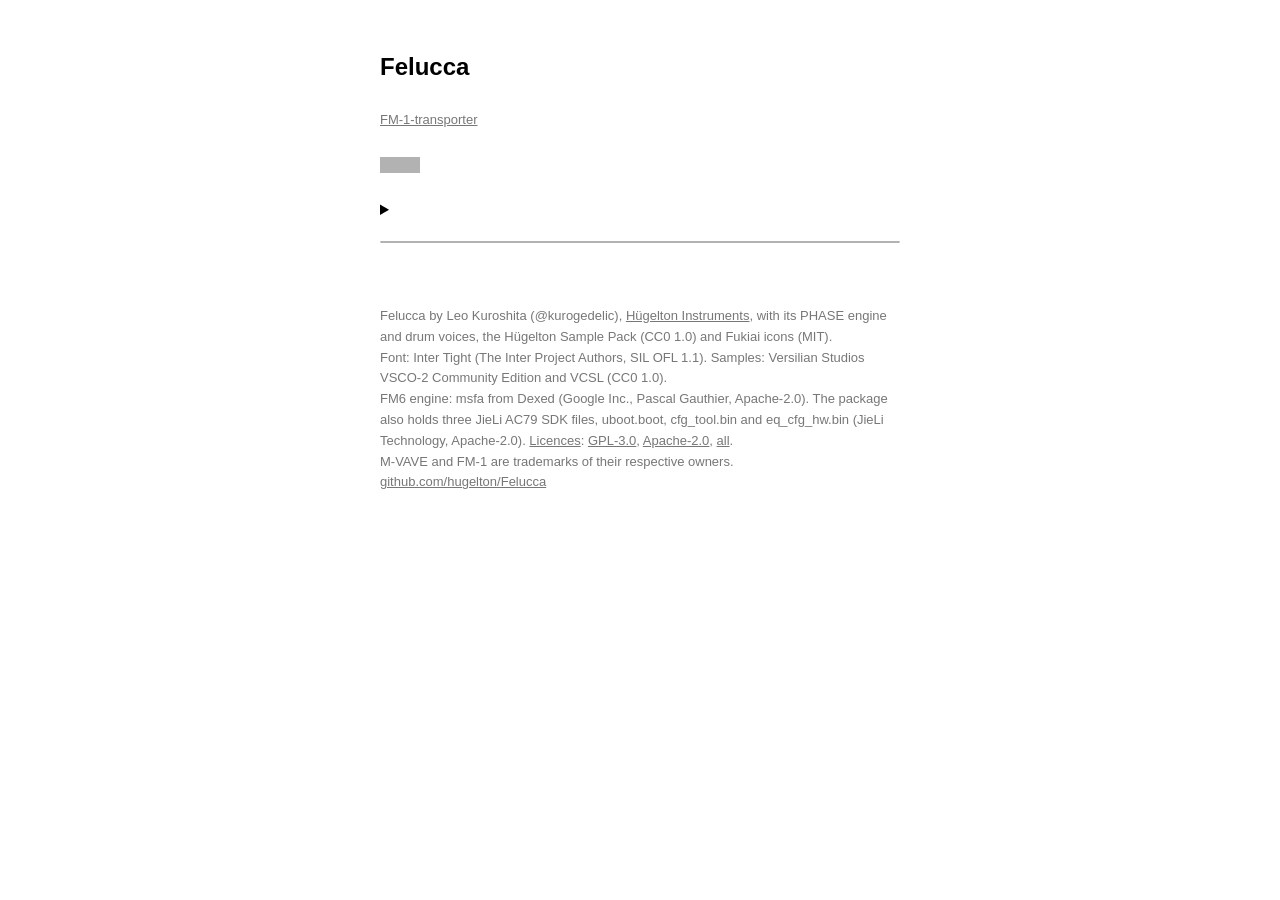
<file: fm1/firmware/firmware-src/web/index_pkg.html>
<!doctype html>
<!-- SPDX-License-Identifier: GPL-3.0-only
     Copyright (C) 2026 Leo Kuroshita (@kurogedelic), Hügelton Instruments -->
<html lang="ja">
<head>
<meta charset="utf-8">
<meta name="viewport" content="width=device-width, initial-scale=1">
<title>Felucca</title>
<style>
  :root { --bg: #fff; --fg: #000; --dim: #777; }
  @media (prefers-color-scheme: dark) {
    :root:not([data-theme="light"]) { --bg: #000; --fg: #fff; --dim: #888; }
  }
  :root[data-theme="dark"] { --bg: #000; --fg: #fff; --dim: #888; }
  body { margin: 0; background: var(--bg); color: var(--fg);
         font: 16px/1.6 -apple-system, BlinkMacSystemFont, "Helvetica Neue", Arial, sans-serif; }
  main { max-width: 520px; margin: 0 auto; padding: 48px 16px; }
  h1 { font-size: 24px; font-weight: 600; margin: 0 0 24px; }
  .lang { float: right; font-size: 13px; color: var(--dim); cursor: pointer; text-decoration: underline; background: none; padding: 0; color: var(--dim); }
  p { margin: 0 0 16px; }
  button { font: inherit; background: var(--fg); color: var(--bg); border: 0; padding: 8px 20px; cursor: pointer; }
  button:disabled { opacity: .3; cursor: default; }
  #status { margin-top: 16px; min-height: 1.6em; }
  .small { color: var(--dim); font-size: 13px; }
  progress { width: 100%; height: 4px; margin-top: 16px; }
  pre { color: var(--dim); font-size: 12px; white-space: pre-wrap; margin-top: 16px; }
</style>
</head>
<body>
<main>
  <button class="lang" id="lang"></button>
  <h1>Felucca</h1>
  <p data-t="intro"></p>
  <p data-t="warn"></p>
  <p class="small" data-t="direct"></p>
  <p class="small" data-t="beta"></p>
  <p class="small"><span data-t="brick"></span>
    <a href="https://github.com/kurogedelic/FM-1-transporter" target="_blank" rel="noopener" style="color:inherit">FM-1-transporter</a></p>
  <p><button id="go" disabled data-t="install"></button></p>
  <details style="margin-top:24px">
    <summary data-t="stockTitle"></summary>
    <p class="small" data-t="back"></p>
    <p class="small"><a href="https://www.m-vave.com/download" target="_blank" rel="noopener" style="color:inherit">M-VAVE Downloads</a></p>
    <p><label><span data-t="stockFile"></span><br><input id="stock-file" type="file" accept=".fwsc"></label></p>
    <p><button id="stock-go" disabled data-t="stockGo"></button></p>
    <p class="small" data-t="stockBackup"></p>
    <p class="small"><label><input id="stock-recovery" type="checkbox"> <span data-t="stockRecovery"></span></label></p>
  </details>
  <progress id="bar" max="100" value="0"></progress>
  <p id="status"></p>
  <pre id="log"></pre>
  <p><a href="../editor/" style="color:inherit" data-t="editor"></a></p>
  <p class="small">Felucca by Leo Kuroshita (@kurogedelic), <a href="https://hugelton.com" target="_blank" rel="noopener" style="color:inherit">Hügelton Instruments</a>, with its PHASE engine and drum voices, the Hügelton Sample Pack (CC0 1.0) and Fukiai icons (MIT).<br>
    Font: Inter Tight (The Inter Project Authors, SIL OFL 1.1). Samples: Versilian Studios VSCO-2 Community Edition and VCSL (CC0 1.0).<br>
    FM6 engine: msfa from Dexed (Google Inc., Pascal Gauthier, Apache-2.0). The package also holds three JieLi AC79 SDK files, uboot.boot, cfg_tool.bin and eq_cfg_hw.bin (JieLi Technology, Apache-2.0). <a href="../../firmware/LICENSING.md" style="color:inherit">Licences</a>: <a href="../../firmware/LICENSE" style="color:inherit">GPL-3.0</a>, <a href="../../firmware/LICENSES/Apache-2.0.txt" style="color:inherit">Apache-2.0</a>, <a href="../../firmware/LICENSES/" style="color:inherit">all</a>.<br>
    M-VAVE and FM-1 are trademarks of their respective owners.<br>
    <span data-t="license"></span> <a href="https://github.com/hugelton/Felucca" target="_blank" rel="noopener" style="color:inherit">github.com/hugelton/Felucca</a></p>
</main>
<script type="module">
/*LIB*/
const $ = (id) => document.getElementById(id);
const TEXT = {
  ja: {
    intro: "FM-1 を USB で接続してください。（Chrome か Edge で使えます）",
    warn: "書き込み中は USB を抜かないでください。",
    install: "インストール", other: "English",
    editor: "エディタ（インストール後、パソコンから音色やシーケンスを編集）",
    direct: "USB ケーブルはパソコンに直接つないでください。Probe や Transporter などの機材は不要です。",
    brick: "万一インストールに失敗して起動しなくなった場合は、復旧に Transporter が必要です:",
    beta: "Felucca 1.0 は実地テスト版です。不具合は GitHub で知らせてください。このカスタムファームウェアを使ったことで FM-1 が壊れたり不具合が起きたりしても、作者は一切の責任を負いません。自己責任でお使いください。",
    back: "M-VAVEから公式FM-1 V15を取得し、未変更のFM-1.fwscを選んでください。ファイルはこのブラウザ内で検証し、サーバーへ送りません。",
    stockTitle: "公式V15に戻す", stockFile: "公式FM-1.fwsc", stockGo: "バックアップして公式V15へ戻す",
    stockBackup: "現在の曲・保存曲・音色バンク・サンプル・設定を先に保存します。全体バックアップ非対応版は、Feluccaを更新してから行ってください。復元はFeluccaを再インストールしてエディタから行います。",
    stockRecovery: "更新中断の再開：全体バックアップはすでにパソコンへ保存済み",
    stockValid: "公式V15を確認しました", stockConfirm: "全体バックアップファイルをパソコンに保存できましたか？ 続けると公式V15へ戻します。Feluccaの曲は公式V15では開けません。",
    stockNeedBackup: "書き込みモードからはバックアップできません。保存済みバックアップがある場合だけ、更新中断の再開にチェックしてください。",
    stockUnsupported: "このFeluccaは全体バックアップに未対応です。先に最新版をインストールしてください。",
    backup: "全体バックアップ保存中 ", stockError: "公式ファイルを確認できません: ",
    nomidi: "このブラウザでは使えません。Chrome か Edge で開いてください。", loadfail: "読み込めませんでした: ",
    start: "開始します", verify: "確認中", loader: "書き込みモードに切り替え中", write: "書き込み中",
    reboot: "再起動中", done: "完了しました", stopped: "途中で止まりました。USB を挿し直してもう一度押してください。",
    error: "エラー: ",
    denied: "MIDI（SysEx）の使用が許可されませんでした。アドレスバーのサイト設定で MIDI を許可して、もう一度押してください。",
    notfound: "FM-1 が見つかりません。USB ケーブル（データ通信用か）を確かめ、MIDI を使う他のアプリを閉じてから、もう一度押してください。",
    model: "接続されている機器は FM-1 ではありません。",
    lost: "USB の接続が切れました。挿し直してもう一度押してください。",
    noloader: "書き込みモードの FM-1 が見つかりません。USB を挿し直してもう一度押してください（終わるまで書き込みモードのままです）。",
    noreturn: "FM-1 が戻ってきません。電源を入れ直してください。",
    mismatch: "書き込みは終わりましたが、FM-1 が別のバージョンを報告しています: ",
    badpkg: "インストールするファイルが壊れています。ページを再読み込みしてください。",
    leave: "書き込み中です。ページを閉じないでください。",
    license: "GPL-3.0、無保証。ソース:",
  },
  en: {
    intro: "Connect the FM-1 by USB. (Works in Chrome or Edge.)",
    warn: "Do not unplug the USB cable while writing.",
    install: "Install", other: "日本語",
    editor: "Editor (after installing: edit sounds and sequences from the computer)",
    direct: "Connect the USB cable directly to the computer. No probe or Transporter is needed.",
    brick: "If an install fails and the FM-1 no longer starts, recovering it needs a Transporter:",
    beta: "Felucca 1.0 is a field-testing release; please report problems on GitHub. The author accepts no responsibility if your FM-1 is damaged or misbehaves because of this custom firmware. Use it at your own risk.",
    back: "Get official FM-1 V15 from M-VAVE and select the unmodified FM-1.fwsc. The browser validates it locally; it is not sent to a server.",
    stockTitle: "Return to official V15", stockFile: "Official FM-1.fwsc", stockGo: "Back up and return to official V15",
    stockBackup: "Current music, saved music, sound banks, samples and settings are saved first. Older firmware needs a Felucca update for complete backups. To restore an archive later, reinstall Felucca and use the editor.",
    stockRecovery: "Resume an interrupted update: I already saved a complete backup to this computer",
    stockValid: "Official V15 verified", stockConfirm: "Has the complete backup file been saved to this computer? Continue to return to official V15. Official V15 cannot open Felucca music.",
    stockNeedBackup: "An update loader cannot export a backup. Only select resume if you already saved a complete backup.",
    stockUnsupported: "This Felucca does not support complete backups. Install the current Felucca first.",
    backup: "Saving complete backup ", stockError: "Cannot validate official firmware: ",
    nomidi: "This browser cannot do it. Open the page in Chrome or Edge.", loadfail: "Could not load: ",
    start: "Starting", verify: "Verifying", loader: "Switching to update mode", write: "Writing",
    reboot: "Restarting", done: "Done", stopped: "Stopped. Replug the USB cable and press Install again.",
    error: "Error: ",
    denied: "MIDI (SysEx) access was not allowed. Allow MIDI in the site settings (address bar) and press Install again.",
    notfound: "FM-1 not found. Check the USB cable (a data cable), close other apps that use MIDI, and press Install again.",
    model: "The connected device is not an FM-1.",
    lost: "The USB connection was lost. Replug it and press Install again.",
    noloader: "The FM-1 in update mode was not found. Replug the USB cable and press Install again (it stays in update mode until it is finished).",
    noreturn: "The FM-1 did not come back. Power-cycle it.",
    mismatch: "Written, but the FM-1 reports another version: ",
    badpkg: "The file to install is damaged. Reload the page.",
    leave: "Writing. Do not close the page.",
    license: "GPL-3.0, no warranty. Source:",
  },
};
let lang = (navigator.language || "en").toLowerCase().startsWith("ja") ? "ja" : "en";
const t = (k) => TEXT[lang][k];
let lastKey = null, lastArg = "";
function applyLang() {
  document.documentElement.lang = lang;
  document.querySelectorAll("[data-t]").forEach((e) => { e.textContent = t(e.dataset.t); });
  $("lang").textContent = t("other");
  if (lastKey) $("status").textContent = t(lastKey) + lastArg;
}
$("lang").addEventListener("click", () => { lang = lang === "ja" ? "en" : "ja"; applyLang(); });
applyLang();
const sayK = (k, arg = "") => { lastKey = k; lastArg = arg; $("status").textContent = t(k) + arg; };
const say = (txt) => { lastKey = null; $("status").textContent = txt; };
const log = (t) => { $("log").textContent += t + "\n"; };
let image = null;
const meta = /*META*/;

let writing = false, stock = null, stockFileEpoch = 0;
const lockInstaller = (on) => { writing = on; $("go").disabled = on || !image; $("stock-go").disabled = on || !stock; $("stock-file").disabled = on; $("stock-recovery").disabled = on; };
window.addEventListener("beforeunload", (e) => { if (writing) { e.preventDefault(); e.returnValue = t("leave"); } });

(async () => {
  if (!navigator.requestMIDIAccess) { sayK("nomidi"); return; }
  try {
    const r = await fetch(meta.pkg);
    if (!r.ok) throw new Error(`${meta.pkg}: HTTP ${r.status}`);
    const pkg = new Uint8Array(await r.arrayBuffer());
    if (productOf(pkg) !== meta.product) { sayK("badpkg"); return; }
    image = logicalImage(pkg);
    say(`Felucca ${meta.version}`);
    $("go").disabled = false;
  } catch (e) { sayK("loadfail", e.message); }
})();

$("go").addEventListener("click", async () => {
  if (writing) return;
  lockInstaller(true);
  let midi;
  try { midi = await navigator.requestMIDIAccess({ sysex: true }); }
  catch (e) { sayK("denied"); lockInstaller(false); return; }
  try {
    const up = new Updater(midi, log);
    const total = 74 + 1167;
    const step = (k, a) => {
      log(`${k} ${a ?? ""}`);
      if (k === "start") sayK("start");
      if (k === "verify") { sayK("verify"); $("bar").value = (a / total) * 100; }
      if (k === "loader") sayK("loader");
      if (k === "write") { sayK("write"); $("bar").value = ((74 + a) / total) * 100; }
      if (k === "reboot") sayK("reboot");
      if (k === "done") { $("bar").value = 100; sayK("done"); }
    };
    const ota = await up.find((id) => /^ota-/i.test(id.model));
    if (ota) {
      ota.link.close();
      sayK((await up.resume(image, step, meta.product)) ? "done" : "stopped");
    } else {
      await up.install(image, meta.product, step);
    }
  } catch (e) {
    if (e && e.code && TEXT[lang][e.code]) sayK(e.code, e.detail || "");
    else sayK("error", e && e.message);
    log(String(e && e.stack || e));
  }
  lockInstaller(false);
});

$("stock-file").addEventListener("change", async () => {
  const epoch = ++stockFileEpoch, file = $("stock-file").files[0]; stock = null; lockInstaller(false);
  if (!file) return;
  try {
    if (file.size !== STOCK_V15_SIZE) throw new Error("FM-1 V15 / FM-1.fwsc");
    const verified = await validateStockPackage(new Uint8Array(await file.arrayBuffer()));
    if (epoch !== stockFileEpoch) return;
    stock = verified; sayK("stockValid"); lockInstaller(false);
  } catch (e) { if (epoch === stockFileEpoch) sayK("stockError", e.message); }
});
function saveArchive(archive) {
  const url = URL.createObjectURL(new Blob([JSON.stringify(archive)], {type:"application/json"}));
  const a = document.createElement("a"); a.href = url; a.download = `Felucca-backup-${new Date().toISOString().slice(0,10)}.json`;
  document.body.append(a); a.click(); a.remove(); setTimeout(() => URL.revokeObjectURL(url), 1000);
}
function archiveInfo(a) {
  let pos = a.indexOf(0); if (pos < 0) throw new Error("Invalid INFO");
  const version = String.fromCharCode(...a.slice(0,pos)); pos++;
  const engines = a[pos]; pos += 5;
  for (let i = 0; i < engines; i++) { const end = a.indexOf(0,pos); if (end < 0) throw new Error("Invalid INFO"); pos = end + 1; }
  const ext = a.slice(pos + 1);
  const supported = /^FELUCCA /i.test(version) && ext[0] === 16 && ext[1] === 0x55 && ext[2] === 1 &&
    ext[4] === 0x4d && ext[5] === 1 && ext[8] === 0x42 && ext[9] === 1 && (ext[10] & 1);
  return {version,supported};
}
$("stock-go").addEventListener("click", async () => {
  if (!stock || writing) return;
  const selected = stock; lockInstaller(true);
  let link = null;
  try {
    let midi;
    try { midi = await navigator.requestMIDIAccess({sysex:true}); } catch (e) { sayK("denied"); return; }
    const up = new Updater(midi, log);
    const step = (k, n) => { log(`${k} ${n ?? ""}`); if (["start","verify","loader","write","reboot","done"].includes(k)) sayK(k); if (k === "done") $("bar").value = 100; };
    const loader = await up.find(id => id.model === "ota-FM-1");
    if (loader) {
      loader.link.close();
      if (!$("stock-recovery").checked) { sayK("stockNeedBackup"); return; }
      if (!confirm(t("stockConfirm"))) return;
      sayK(await up.resume(selected.image, step, selected.product) ? "done" : "stopped");
    } else {
      const device = await up.find(id => id.model === "FM-1");
      if (!device) { sayK("notfound"); return; }
      const input = device.link.input, output = device.link.output; device.link.close();
      link = new BackupConnection(input, output);
      const info = archiveInfo(await link.request([1,[]]));
      if (!info.supported) { sayK("stockUnsupported"); return; }
      const archive = await captureBackup((r,o) => link.request(r,o), info.version,
        (done,total) => sayK("backup", `${Math.round(done / Math.max(1,total) * 100)}%`));
      saveArchive(archive); link.close(); link = null;
      if (!confirm(t("stockConfirm"))) return;
      await up.install(selected.image, selected.product, step);
    }
  } catch (e) {
    if (e.code && TEXT[lang][e.code]) sayK(e.code,e.detail || ""); else sayK("error",e.message);
    log(String(e.stack || e));
  } finally { if (link) link.close(); lockInstaller(false); }
});
</script>
</body>
</html>
</file>
<file: web/styles.css>
:root{--ink:#111216;--carbon:#1b1c22;--panel:#22242b;--line:#34363e;--copy:#edf0e9;--muted:#96999c;--acid:#c1ff3a;--orange:#ff7147;--violet:#a799ff;--blue:#8cbcf5;--helv:'Helvetica Neue',Helvetica,Arial,sans-serif}
*{box-sizing:border-box}html{scroll-behavior:smooth}body{margin:0;background:var(--ink);color:var(--copy);font-family:var(--helv);-webkit-font-smoothing:antialiased}button,input,select{font:inherit}button{cursor:pointer}button:disabled{cursor:not-allowed;opacity:.4}button:focus-visible,input:focus-visible,select:focus-visible{outline:2px solid var(--acid);outline-offset:3px}button{border:1px solid var(--line);background:#2a2c33;color:var(--copy);font-size:12px;font-weight:750;letter-spacing:.065em;padding:14px 17px;transition:background .15s,color .15s,transform .15s}button:hover:not(:disabled){background:#3b3f42}button:active:not(:disabled){transform:translateY(2px)}select,input[type=number],input[type=text]{background:#14161a;border:1px solid #41434a;color:white;padding:12px 10px;border-radius:0;max-width:100%;min-width:0}input[type=range]{accent-color:var(--acid);cursor:pointer;width:100%;height:12px}.site{max-width:1640px;margin:auto;padding:0 30px}.mast{min-height:86px;border-bottom:1px solid #43444c;display:flex;justify-content:space-between;align-items:center;gap:20px}.identity{display:flex;align-items:center;gap:16px}.mark{display:grid;grid-template-columns:repeat(3,1fr);font-weight:950;font-size:24px;line-height:1;letter-spacing:-.09em;width:76px}.mark span{background:var(--acid);color:var(--ink);padding:9px 4px;text-align:center;border-right:2px solid var(--ink)}.id-copy{font-size:12px;font-weight:850;letter-spacing:.09em}.id-copy small{display:block;margin-top:5px;font-weight:500;font-size:10px;color:var(--muted);letter-spacing:.05em}.mast-right{display:flex;gap:26px;color:#a2a3aa;font-size:10px;letter-spacing:.09em;font-weight:700;white-space:nowrap}.online{color:var(--acid)}.online i{display:inline-block;width:6px;height:6px;border-radius:50%;background:var(--acid);margin-right:6px;box-shadow:0 0 16px var(--acid)}.hero{display:flex;min-height:312px;position:relative;overflow:hidden;border-bottom:1px solid #44464c;background:#17181d}.hero-main{flex:1;min-width:0;padding:34px 0 35px 32px;z-index:2}.eyebrow,.section-heading{font-size:11px;font-weight:780;letter-spacing:.11em}.eyebrow{color:var(--acid)}.hero h1{white-space:nowrap;font-size:clamp(54px,8.3vw,146px);letter-spacing:-.09em;font-weight:920;line-height:.9;margin:31px 0 16px}.hero h1 span{color:var(--acid)}.hero h1 sup{vertical-align:top;font-size:14px;letter-spacing:0;margin-left:12px}.hero p,.hardware-heading p{font-size:12px;letter-spacing:.18em;font-weight:720;color:#c2c3c7}.hero-art{width:310px;position:relative;overflow:hidden;flex-shrink:0}.orbit{border:1px solid var(--violet);border-radius:50%;position:absolute;transform:rotate(-35deg);top:-10%;right:-57%;height:380px;width:380px;box-shadow:0 0 60px #9989ff25,inset 0 0 45px #9989ff24}.orbit-b{height:280px;width:280px;top:4%;right:-38%;border:18px solid #8f82fe;box-shadow:0 0 20px #a799ff55}.orbit-c{height:132px;width:132px;right:-11%;top:28%;background:var(--acid);border:0;box-shadow:0 0 80px #c1ff3a55}.cross{position:absolute;color:var(--acid);right:43%;top:50%;font-size:70px;font-weight:100}.render-label{position:absolute;bottom:15px;right:20px;font-size:8px;letter-spacing:.15em;line-height:1.9;color:#ccc}.toolbar{display:flex;align-items:center;gap:9px;background:#292b32;padding:12px;border:1px solid #43454a;border-top:0;flex-wrap:wrap}.primary{background:var(--acid);border-color:var(--acid);color:#121515}.primary:hover:not(:disabled){background:#d5ff73}.play{min-width:108px}.stop{background:#393b41}.play-icon{font-size:13px;margin-right:7px}.tool-field{display:flex;flex-direction:column;gap:4px;padding:0 8px;min-width:83px}.tool-field label{color:#b0b1b6;font-size:9px;font-weight:800;letter-spacing:.1em}.tool-field input[type=number]{width:65px;padding:5px 7px;font-weight:800;font-size:22px;border:0;background:transparent}.tool-field select{padding:5px 3px;font-size:20px;border:0;background:transparent}.tool-field small{position:absolute;margin-left:66px;margin-top:20px;color:var(--muted);font-size:9px}.tool-field input[type=range]{width:125px}.toolbar-spacer{flex:1}.outline{background:transparent;border-color:#7d8289}.outline:hover{color:var(--acid);border-color:var(--acid)}.workbench{display:grid;grid-template-columns:minmax(230px,1fr) minmax(520px,2.1fr) minmax(230px,1fr);gap:10px;margin-top:12px}.panel{background:var(--carbon);padding:21px;min-width:0}.section-heading{display:flex;justify-content:space-between;align-items:center;gap:8px;color:var(--acid);font-size:9px;margin-bottom:16px}.section-heading span:last-child{color:#8a8c93;text-align:right}.panel h2{font-size:clamp(37px,3.5vw,61px);line-height:.91;letter-spacing:-.075em;font-weight:900;margin:21px 0 35px}.panel h2 em{font-style:normal;color:var(--acid)}.generator-fields{display:grid;grid-template-columns:1fr 1fr;gap:8px}.generator-fields label:first-child,.generator-fields label:last-child{grid-column:span 2}.generator-fields label,.ratio label,.sound-ctrl label,.hw-switch,.hw-sliders label{font-size:10px;font-weight:790;letter-spacing:.08em;color:#a4a5ac;display:flex;flex-direction:column;gap:8px}.generator-fields select{width:100%;font-size:12px}.ratio{margin-top:22px}.ratio label{flex-direction:row;justify-content:space-between}.ratio output,.sound-ctrl output{color:var(--acid)}.ratio input{margin-top:12px}.generate{width:100%;background:var(--acid);color:#121317;border-color:var(--acid);margin-top:30px;min-height:58px;text-align:left;font-size:12px}.subtle{background:transparent!important;color:#aaa!important}.generator .subtle{margin-top:7px;width:100%;text-align:left}.generator-tip{border-top:1px solid #41434a;margin-top:32px;padding-top:20px;color:#8e9098;font-size:10px;line-height:1.75}.sequence{padding:21px 22px}.sequence-header{display:flex;justify-content:space-between;align-items:flex-end;gap:15px;margin-bottom:16px}.sequence h2{font-size:clamp(34px,3.3vw,56px);margin:10px 0 13px}.sequence h2 .green-dot{color:var(--acid)}.sequence-header p{font-size:9px;font-weight:740;color:#90939c;letter-spacing:.07em;line-height:1.4;margin:0}.seq-right{display:flex;gap:6px}.mini{font-size:9px;min-width:58px;padding:10px}.step-grid{display:grid;grid-template-columns:repeat(8,minmax(0,1fr));gap:5px;margin-top:18px}.step{min-width:0;background:#30323a;border:1px solid #44474e;position:relative;transition:background .1s;border-left:2px solid #44474e}.step:nth-child(8n+1){border-left-color:var(--violet)}.step.playhead{box-shadow:inset 0 0 0 2px var(--acid),0 0 8px #c1ff3a44;z-index:2}.step.rest{opacity:.52}.step-index{font-size:9px;font-weight:780;padding:8px 8px 5px;color:#90929d}.step-main{border:0;padding:10px 2px;background:transparent;color:#fff;text-align:center;width:100%;height:55px;font-size:19px;font-weight:900;letter-spacing:-.06em}.step-main:hover{color:var(--acid);background:transparent!important}.step-note{white-space:nowrap}.step-mode{display:grid;grid-template-columns:repeat(3,minmax(0,1fr));border-top:1px solid #44474e}.step-mode button{border:0;border-right:1px solid #42444c;font-size:9px;padding:8px 0;color:#999ca2;background:#292c33}.step-mode button:last-child{border-right:0}.step-mode button.on.accent{color:#171717;background:var(--orange)}.step-mode button.on.slide{color:#171717;background:var(--violet)}.step-mode button.on.ratchet{color:#171717;background:var(--blue)}.step.active .step-index{color:var(--acid)}.step.active .step-main{background:#343d2a}.step-num{position:absolute;right:6px;top:8px;color:var(--blue);font-size:9px;font-weight:800}.grid-legend{display:flex;flex-wrap:wrap;gap:15px;color:#b8bac0;letter-spacing:.08em;font-weight:800;font-size:9px;padding-top:17px}.grid-legend i{display:inline-block;width:8px;height:8px;margin-right:5px}.legend-note{background:var(--acid)}.legend-accent{background:var(--orange)}.legend-slide{background:var(--violet)}.legend-ratchet{background:var(--blue)}.hint{margin-left:auto;color:#737784}.sub-panel{border-top:1px solid #45474c;margin-top:31px;padding-top:21px}.sound-ctrl{display:grid;grid-template-columns:repeat(3,minmax(0,1fr));gap:20px}.sound-ctrl label{gap:10px}.sound-ctrl select{padding:9px 3px;width:100%;font-size:11px}.sound-ctrl label input{margin-top:auto}.utilities h2{font-size:clamp(40px,3.4vw,60px)}.block-label{display:block;color:#a4a6ad;font-size:10px;letter-spacing:.1em;font-weight:800;margin-bottom:10px}.archive-select,.utilities input[type=text]{width:100%;font-size:10px;letter-spacing:.025em}.slim,.fileImport{width:100%;display:block;margin-top:8px;padding:13px 10px;text-align:left;background:#30323a;border:1px solid #45474f;font-size:10px;font-weight:780;letter-spacing:.06em;color:var(--copy)}.fileImport{cursor:pointer}.fileImport:hover{border-color:var(--acid)}.divider{border-top:1px solid #3d4047;margin:22px 0}.metric{font-size:10px;font-weight:800;color:#9396a0;display:flex;justify-content:space-between;gap:10px;margin-top:17px}.metric code{font-size:9px;color:var(--acid);text-align:right}.small-print{font-size:10px;line-height:1.8;color:#848993;margin-top:32px}.hardware{margin:12px 0 0;background:#c0ff3b;color:#16191a;overflow:hidden}.hardware-heading{display:flex;align-items:center;justify-content:space-between;padding:30px 32px 25px;border-bottom:1px solid #7a9b28}.hardware-heading .eyebrow{color:#111}.hardware-heading h2{font-size:clamp(48px,6vw,95px);font-weight:900;line-height:.92;letter-spacing:-.08em;margin:17px 0 11px}.hardware-heading h2 em{font-style:normal;color:#4a543f}.hardware-heading p{color:#3e4b31}.tb3-circle{border:8px solid #111;border-radius:50%;font-weight:950;font-size:22px;width:108px;height:108px;display:flex;align-items:center;justify-content:center;line-height:.9;text-align:center;letter-spacing:-.07em;transform:rotate(15deg)}.hardware-body{display:grid;grid-template-columns:repeat(3,minmax(0,1fr))}.hw-col{padding:24px 30px;border-right:1px solid #83aa26}.hw-col:last-child{border-right:0}.hw-col h3{font-size:13px;letter-spacing:.07em;margin:0 0 18px}.hw-col p{font-size:12px;line-height:1.55;max-width:370px}.hw-status{padding:12px 0;font-weight:850;font-size:12px;letter-spacing:.07em}.hw-col .primary,.hw-action{display:block;width:100%;text-align:left;margin:7px 0;background:#141719;border:1px solid #17191a;color:#c1ff3a;padding:13px}.hw-col .primary:hover,.hw-action:hover{background:#3b4730}.hw-switch{color:#3a4533;margin-top:17px}.hw-switch select{background:rgba(20,22,20,.92);color:white;width:100%}.hw-note{color:#52673c;font-size:10px!important}.hw-sliders{margin-top:23px;display:grid;gap:15px}.hw-sliders label{color:#43513a}.hw-sliders input{accent-color:#1d221c}.sub-h3{margin-top:25px!important}.hardware-console{display:flex;gap:30px;background:#141619;color:var(--acid);padding:15px 29px;font-size:10px;font-family:monospace;line-height:1.6}.hardware-console span{white-space:nowrap;color:#8d9298}.hardware-console output{white-space:normal;word-break:break-word}footer{min-height:92px;display:flex;justify-content:space-between;align-items:center;gap:16px;flex-wrap:wrap;font-size:10px;font-weight:760;letter-spacing:.08em;color:#777b82}footer div:first-child{color:var(--acid)}footer span{display:block;font-size:9px;color:#959a9d;margin-top:4px}
@media(max-width:1180px){.workbench{grid-template-columns:270px minmax(0,1fr)}.utilities{grid-column:1/-1;display:grid;grid-template-columns:repeat(3,minmax(0,1fr));align-content:start;gap:8px 15px}.utilities h2{grid-column:1/-1;margin-bottom:10px}.utilities .section-heading{grid-column:1/-1}.utilities .divider{display:none}.utilities .block-label{margin-top:8px}.sound-ctrl{grid-template-columns:repeat(2,minmax(0,1fr))}.hero-art{width:220px}.hero h1{font-size:8vw}}
@media(max-width:760px){.site{padding:0 12px}.mast{padding:11px 0}.mast-right{display:none}.id-copy{font-size:10px}.hero{min-height:225px}.hero-main{padding:23px 7px}.hero h1{font-size:clamp(47px,11vw,82px);white-space:normal;line-height:.91}.hero h1 span{display:block}.hero-art{position:absolute;right:0;top:0;height:100%;width:145px;opacity:.44}.hero p{font-size:9px;max-width:250px;line-height:1.5}.toolbar{gap:5px}.toolbar button{padding:12px}.tool-field{padding:0 4px}.tool-field input[type=range]{width:85px}.workbench{display:flex;flex-direction:column}.generator-fields{grid-template-columns:1fr 1fr}.sequence{padding:16px 10px}.step-grid{gap:3px}.step-main{font-size:14px;height:48px}.step-index{padding:6px 2px 3px;font-size:8px}.step-mode button{font-size:8px;padding:7px 0}.grid-legend{gap:9px}.panel{padding:17px}.utilities{display:block}.sound-ctrl{gap:14px}.hardware-heading{padding:22px 15px}.hardware-heading h2{font-size:11vw}.tb3-circle{width:65px;height:65px;border-width:5px;font-size:13px}.hardware-body{display:block}.hw-col{padding:23px 19px;border-right:0;border-bottom:1px solid #83aa26}footer{padding:20px 0;line-height:1.6}.hardware-console{display:block;padding:13px}.hardware-console span{display:block;margin-bottom:8px}}
@media(max-width:395px){.step-grid{grid-template-columns:repeat(4,minmax(0,1fr))}.hero h1{font-size:47px}}

.fx-editor{margin-top:19px;padding:13px 0;border-top:1px solid #7ca525;display:grid;grid-template-columns:1fr 1fr;gap:9px}.fx-editor label{display:flex;flex-direction:column;gap:6px;font-weight:850;font-size:10px;letter-spacing:.05em}.fx-editor select,.fx-editor input{width:100%;padding:10px 6px}.fx-editor .hw-action{margin:0;grid-column:span 2}.hardware-file{background:#283921;color:#c1ff3b;border-color:#111}.hardware-file:hover{background:#38512c}.fx-editor button{font-size:10px}
/* ---------------- v1.0 · engine UI (EASY / EXPERT, FX rack, perform) ---------------- */
body.easy .x-only{display:none!important}
.seg{display:inline-flex;border:1px solid #44464c}.seg button{padding:7px 11px;font-size:10px;border:0;background:#1b1c22;color:#a2a3aa}.seg button.on{background:var(--acid);color:var(--ink)}
.mast-right{align-items:center}.online{display:flex;align-items:center;gap:4px}.online.live b{color:var(--orange)}.online.live i{background:var(--orange);box-shadow:0 0 16px var(--orange);animation:blink .5s infinite alternate}@keyframes blink{to{opacity:.3}}
.hero-start{display:flex;gap:18px;align-items:center;flex-wrap:wrap;margin-top:26px}.big{font-size:14px;padding:18px 26px}.hero-hint{font-size:10px;letter-spacing:.12em;color:var(--muted);font-weight:700}
.hero-art{width:340px}#scope{position:absolute;inset:0;width:100%;height:100%;z-index:1;pointer-events:none}.orbit-c{transition:transform .08s linear,box-shadow .08s linear}
button.primary{background:var(--acid);color:var(--ink);border-color:var(--acid)}button.primary:hover:not(:disabled){background:#d4ff6e}
.play.on{background:var(--orange);border-color:var(--orange);color:var(--ink)}
.tool-field.ab .seg button{padding:9px 14px;font-size:12px}
.outline.drag{border:1px dashed var(--violet);color:var(--violet);padding:14px 15px;font-size:12px;font-weight:750;letter-spacing:.065em;cursor:grab;user-select:none;white-space:nowrap}
.outline.warn{color:var(--orange);border-color:#5a3328}
.abtag{font-size:12px;letter-spacing:.1em;padding:3px 8px;vertical-align:middle;background:var(--acid);color:var(--ink)}.abtag.b{background:var(--violet)}
.step .step-index{display:block;width:100%;text-align:left;border:0;background:transparent;cursor:pointer}
.step.beat{border-left-color:#6b6e76}.step.selected{outline:2px solid var(--violet);outline-offset:-2px}
.step.playhead{background:#4b5530;box-shadow:0 0 22px #c1ff3a55}.step.playhead .step-main{background:#5d6d2c}
.step-mode{grid-template-columns:repeat(4,minmax(0,1fr))}.step-mode button{padding:7px 0;font-size:10px;border:0;border-right:1px solid #44474e;background:transparent;color:#8a8c95}
.step-mode .accent.on{background:var(--orange);color:var(--ink)}.step-mode .slide.on{background:var(--violet);color:var(--ink)}.step-mode .tie.on{background:var(--blue);color:var(--ink)}.step-mode .ratchet.on{background:var(--acid);color:var(--ink)}
.step-main{position:relative}.gatebar{position:absolute;left:0;bottom:0;height:3px;background:var(--acid);opacity:.7}.step.tied .step-note{color:var(--blue)}
.legend-tie{display:inline-block;width:9px;height:9px;background:var(--blue);margin-right:5px}
.inspector{margin-top:16px;padding:14px;background:#1a1b20;border:1px solid #3a3c44}.insp-grid{display:grid;grid-template-columns:repeat(4,minmax(0,1fr));gap:14px;margin-top:12px}
.insp-grid label{font-size:10px;font-weight:790;letter-spacing:.08em;color:#a4a5ac;display:flex;flex-direction:column;gap:8px}.insp-grid output{color:var(--violet)}
.ctl output{color:var(--acid);float:right}.ctl .pn{white-space:nowrap}
.lockrow{display:flex;flex-wrap:wrap;gap:10px;align-items:center;margin:14px 0 4px;font-size:10px;font-weight:800;letter-spacing:.08em;color:#a4a5ac}.lockrow span{color:var(--violet);width:100%}.lockrow label{display:flex;gap:5px;align-items:center}.lockrow input{accent-color:var(--violet)}
.seedrow{display:flex;gap:8px;align-items:center;font-size:10px;font-weight:800;letter-spacing:.08em;color:#a4a5ac;margin-top:10px}.seedrow input{width:100px}
.generator-fields.two{grid-template-columns:1fr 1fr}.gen-expert{border-top:1px dashed #3c3e45;margin-top:10px;padding-top:6px}
.fxrack,.perform{margin-top:10px}
.fx-cards{display:grid;grid-template-columns:repeat(3,minmax(0,1fr));gap:10px;margin-top:16px}
.fx-card{background:#1a1b20;border:1px solid #34363e;padding:12px;display:flex;flex-direction:column;gap:12px}
.fx-card label{font-size:10px;font-weight:790;letter-spacing:.08em;color:#a4a5ac;display:flex;flex-direction:column;gap:8px}.fx-card select{padding:8px}
.fx-on{text-align:left;width:100%;padding:10px 12px;font-size:11px;background:#25272e;color:#8a8c95;position:relative}.fx-on::after{content:'OFF';position:absolute;right:10px;color:#666}.fx-on.on{background:var(--acid);color:var(--ink)}.fx-on.on::after{content:'ON';color:var(--ink)}
.perf-body{display:grid;grid-template-columns:minmax(220px,300px) minmax(240px,1fr) minmax(300px,1.4fr);gap:14px;margin-top:16px;align-items:stretch}
.xy{position:relative;aspect-ratio:1;background:radial-gradient(circle at 50% 50%,#2a2347,#15161b 70%);border:1px solid var(--violet);touch-action:none;cursor:crosshair;background-image:linear-gradient(#a799ff22 1px,transparent 1px),linear-gradient(90deg,#a799ff22 1px,transparent 1px);background-size:25% 25%}
.xy-dot{position:absolute;width:26px;height:26px;margin:-13px 0 0 -13px;border-radius:50%;background:var(--acid);box-shadow:0 0 30px var(--acid);pointer-events:none}
.xy-x,.xy-y{position:absolute;font-size:9px;font-weight:800;letter-spacing:.1em;color:var(--violet)}.xy-x{bottom:6px;left:8px}.xy-y{top:8px;right:8px}
.pads{display:grid;grid-template-columns:repeat(4,1fr);gap:8px}.pad{min-height:74px;font-size:13px;display:flex;flex-direction:column;justify-content:center;align-items:center;gap:4px;touch-action:none;background:#2b2d35;border-color:#45474f}.pad small{font-size:9px;color:#8a8c95;letter-spacing:.1em}
.pad.on{background:var(--orange);color:var(--ink)}.pad.on small{color:var(--ink)}.pad.tr{min-height:46px;font-size:15px}.pad.tr.on{background:var(--violet)}
.keys{display:flex;gap:3px;align-items:stretch;min-height:150px}.key{flex:1;background:#e9ebe4;color:#555;border:0;display:flex;align-items:flex-end;justify-content:center;padding:0 0 10px;touch-action:none}.key.black{background:#15161b;color:#aaa;border:1px solid #3a3c44;margin-bottom:46px}.key.down{background:var(--acid);color:var(--ink)}.key small{font-size:10px}
.demo{display:flex;gap:6px;align-items:center;font-size:10px;letter-spacing:.06em;color:#a4a5ac;margin:10px 0}
footer a{color:inherit}footer a:hover{color:var(--acid)}
@media(max-width:1180px){.fx-cards{grid-template-columns:repeat(2,minmax(0,1fr))}.perf-body{grid-template-columns:1fr 1fr}.keys{grid-column:1/-1}.insp-grid{grid-template-columns:repeat(2,minmax(0,1fr))}}
@media(max-width:760px){.fx-cards{grid-template-columns:1fr}.perf-body{grid-template-columns:1fr}.mast{flex-wrap:wrap}.mast-right{display:flex;flex-wrap:wrap;gap:8px}.mast-right #clock,.mast-right .online{display:none}.insp-grid{grid-template-columns:1fr 1fr}.pads{grid-template-columns:repeat(4,1fr)}}

.donate{background:var(--orange);color:var(--ink);text-decoration:none;padding:8px 12px;font-weight:850;letter-spacing:.08em}.donate:hover{background:#ff9472}
.hardware .subtle{color:#16191a!important;border-color:#16191a!important}.hardware .subtle:disabled{opacity:.35}.hardware .demo{color:#2b3320;font-weight:700}

/* DIRTY LAB · hazard orange on black */
.dirty{margin-top:10px;background:#0b0b0d;border:2px solid var(--orange);position:relative;overflow:hidden}
.dirty:before{content:'';position:absolute;left:0;right:0;top:0;height:10px;background:repeating-linear-gradient(135deg,var(--orange) 0 14px,#0b0b0d 14px 28px)}
.dirty-head{display:flex;justify-content:space-between;align-items:flex-end;gap:20px;padding:30px 26px 18px;flex-wrap:wrap}
.dirty-head .eyebrow{color:var(--orange)}.dirty-head h2{font-size:clamp(44px,6vw,92px);font-weight:950;letter-spacing:-.08em;line-height:.9;margin:12px 0 10px}.dirty-head h2 em{font-style:normal;color:var(--orange)}
.dirty-head p{font-size:11px;letter-spacing:.18em;font-weight:760;color:#c9c9cc;margin:0}
.dirty-go{background:var(--orange);color:#0b0b0d;border-color:var(--orange);font-size:18px;font-weight:950;padding:22px 30px;letter-spacing:.06em;box-shadow:0 0 40px #ff714755}.dirty-go:hover:not(:disabled){background:#ff9472}
.dirty-body{display:grid;grid-template-columns:1.2fr 1fr;gap:20px;padding:0 26px 26px}
.dirty-col h3{font-size:11px;letter-spacing:.14em;color:var(--orange);margin:12px 0 10px}
.dirty-btns{display:grid;grid-template-columns:repeat(3,minmax(0,1fr));gap:6px}.dirty-btns button{background:#18181c;border-color:#3a2a25;font-size:11px;padding:13px 8px}.dirty-btns button.on{background:var(--orange);color:#0b0b0d}
.macros{display:grid;grid-template-columns:repeat(3,minmax(0,1fr));gap:16px;align-content:start;padding-top:12px}
.macro{display:flex;flex-direction:column;gap:8px;background:#141417;border:1px solid #3a2a25;padding:14px}.macro b{font-size:15px;letter-spacing:.08em;color:#fff}.macro input{accent-color:var(--orange)}.macro output{font:800 22px var(--helv);color:var(--orange)}
@media(max-width:1000px){.dirty-body{grid-template-columns:1fr}.dirty-btns{grid-template-columns:repeat(2,minmax(0,1fr))}}
body.plugin .hardware,body.plugin .hero,body.plugin #langEN~x{display:none}body.plugin .mast{min-height:60px}
.lab-jump{color:var(--orange);border-color:var(--orange)}.lab-jump:hover{background:var(--orange)!important;color:#0b0b0d!important}

body.filedrop{outline:3px dashed #d8ff3c;outline-offset:-6px}
</file>
